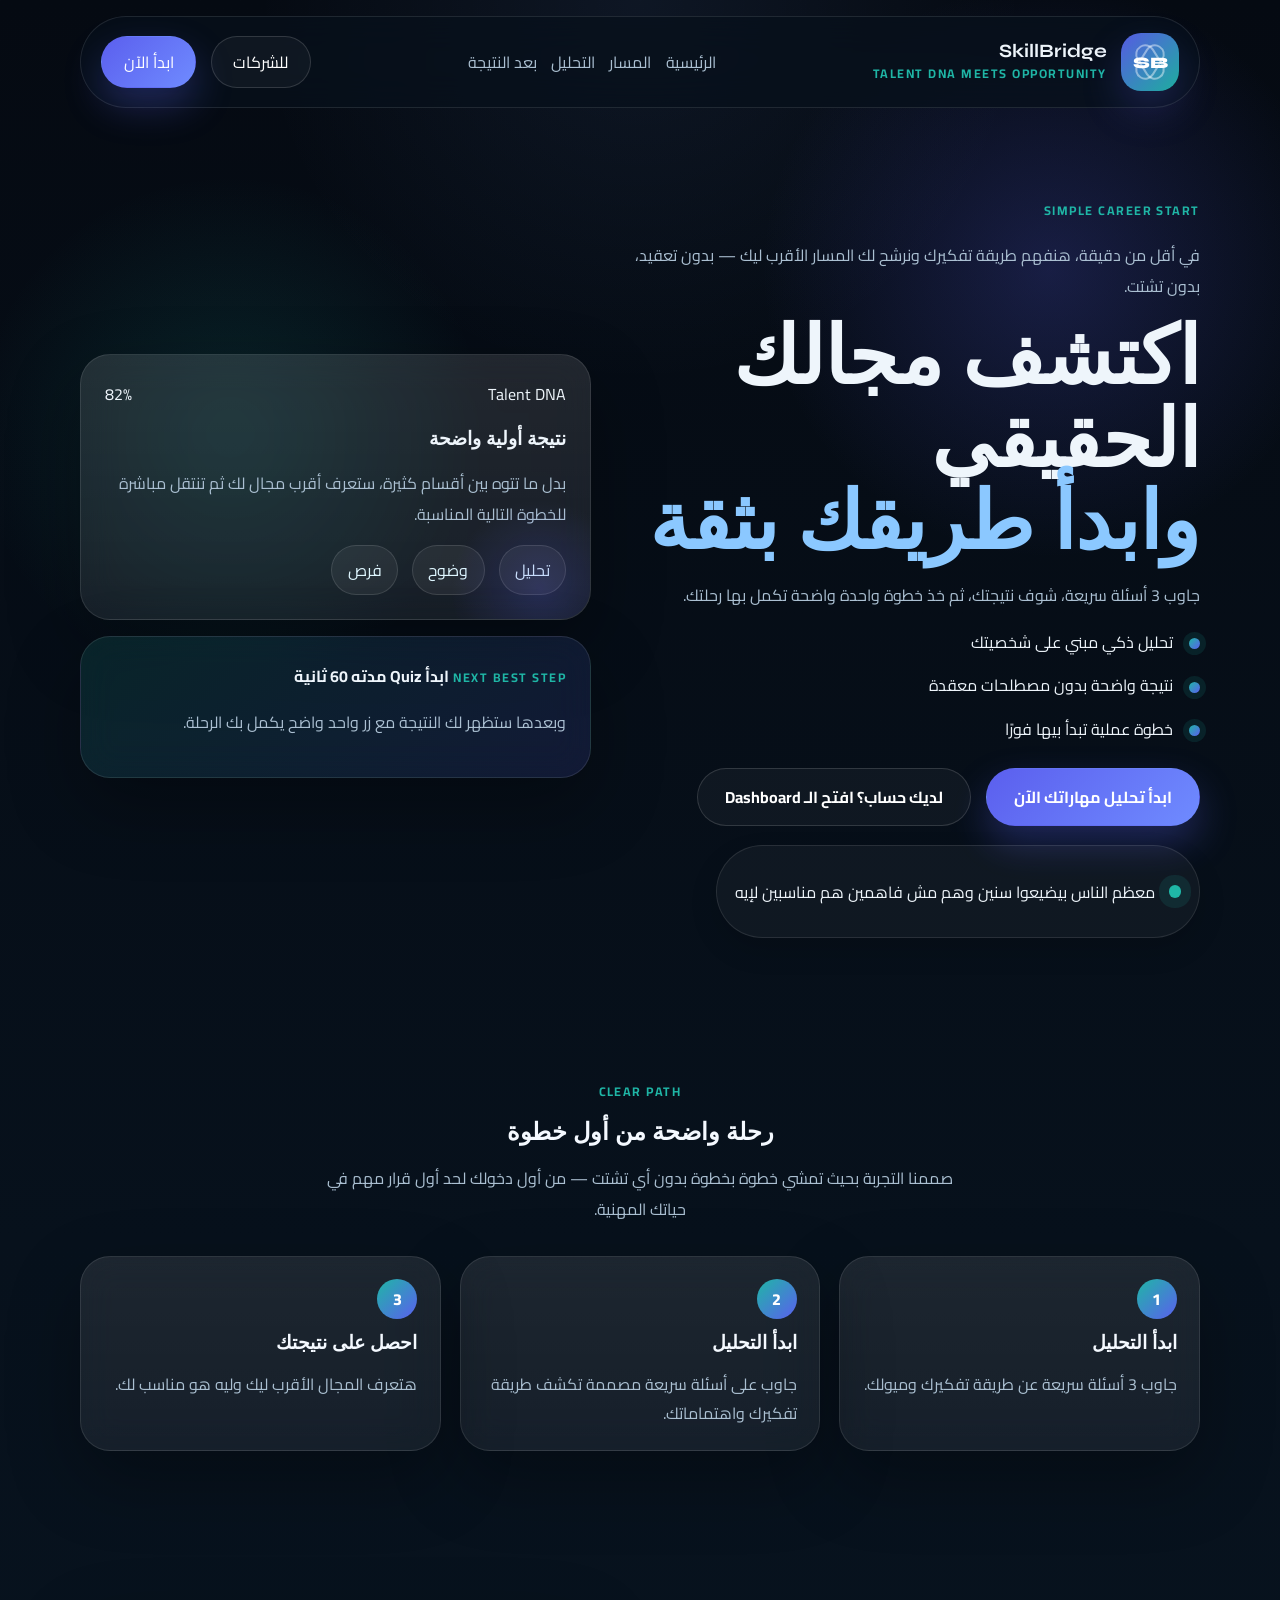
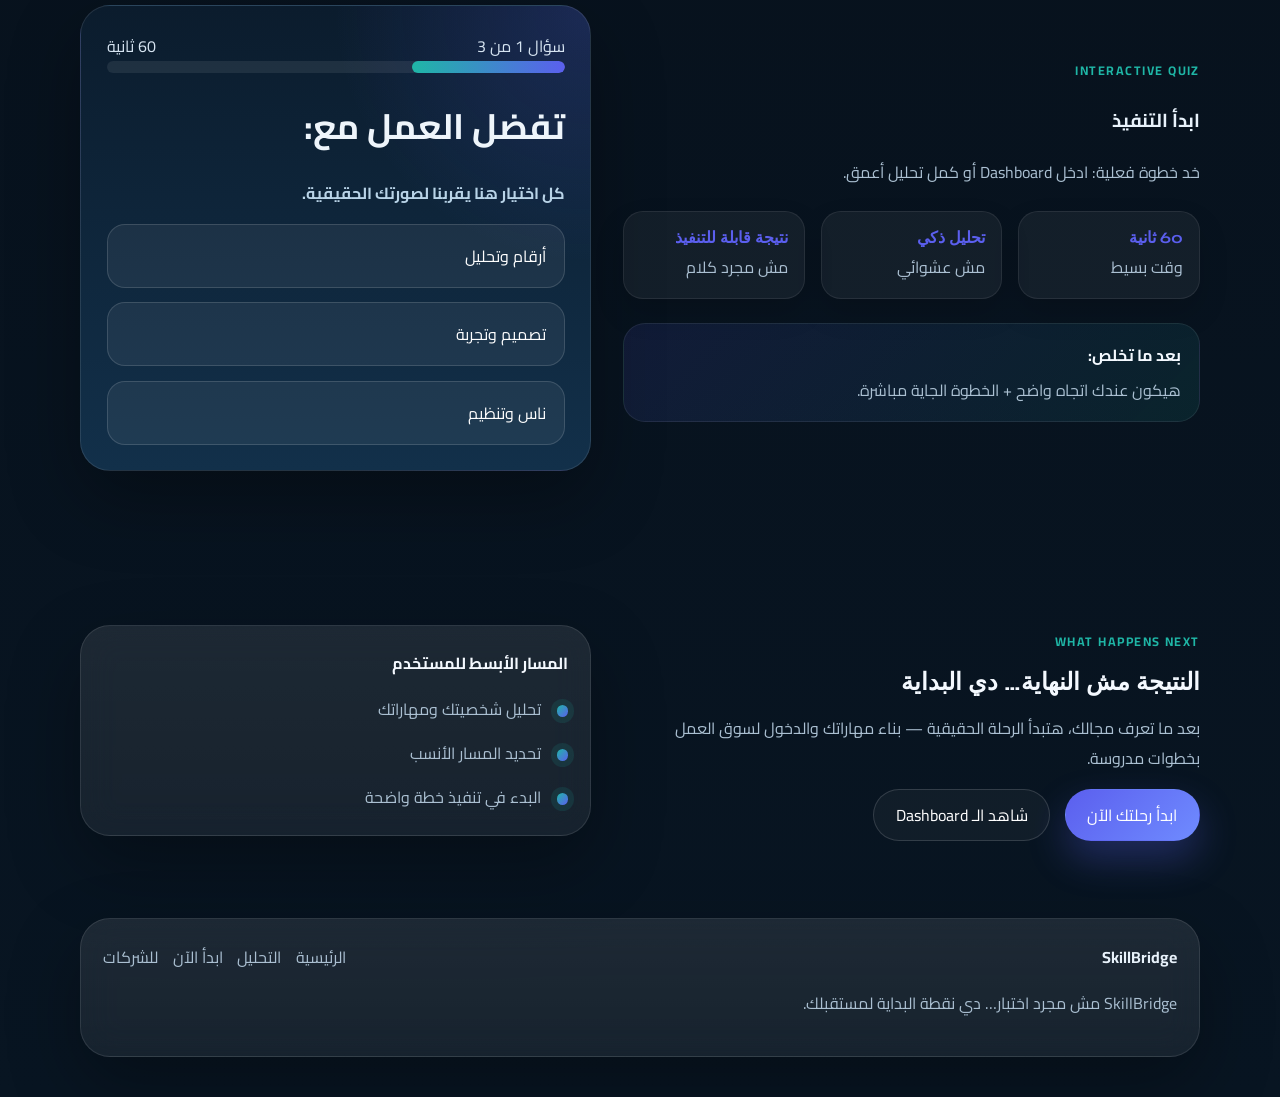
<file: index.html>
<!DOCTYPE html>
<html lang="ar" dir="rtl">
<head>
  <meta charset="UTF-8">
  <meta name="viewport" content="width=device-width, initial-scale=1.0">
  <meta name="description" content="SkillBridge منصة بسيطة تساعدك تكتشف مجالك وتبدأ بخطوة واضحة.">
  <title>SkillBridge | اكتشف مجالك الحقيقي</title>
  <link rel="preconnect" href="https://fonts.googleapis.com">
  <link rel="preconnect" href="https://fonts.gstatic.com" crossorigin>
  <link href="https://fonts.googleapis.com/css2?family=Cairo:wght@400;600;700;800;900&family=Syne:wght@700;800&display=swap" rel="stylesheet">
  <link rel="stylesheet" href="style.css">
</head>
<body>
  <div class="loading-screen" id="loadingScreen" aria-hidden="true">
    <div class="loading-panel">
      <div class="brand-mark brand-mark-lg">
        <span class="brand-mark-core">SB</span>
      </div>
      <p class="loading-label">SkillBridge AI</p>
      <h1 class="loading-message" id="loadingMessage">Analyzing your skills...</h1>
      <div class="loading-bar">
        <span id="loadingBar"></span>
      </div>
    </div>
  </div>

  <header class="site-header" id="siteHeader">
    <div class="container nav-shell">
      <a class="brand" href="#home" aria-label="SkillBridge">
        <div class="brand-mark">
          <span class="brand-mark-core">SB</span>
        </div>
        <div class="brand-copy">
          <strong>SkillBridge</strong>
          <small>Talent DNA Meets Opportunity</small>
        </div>
      </a>

      <button class="nav-toggle" id="navToggle" type="button" aria-label="فتح القائمة" aria-expanded="false">
        <span></span>
        <span></span>
        <span></span>
      </button>

      <nav class="nav-menu" id="navMenu">
        <a href="#home">الرئيسية</a>
        <a href="#path">المسار</a>
        <a href="#quiz">التحليل</a>
        <a href="#next-step">بعد النتيجة</a>
      </nav>

      <div class="nav-actions">
        <a class="btn btn-ghost" href="company-auth.html">للشركات</a>
        <a class="btn btn-primary" href="#quiz">ابدأ الآن</a>
      </div>
    </div>
  </header>

  <main>
    <section class="hero-section" id="home">
      <div class="container hero-grid">
        <div class="hero-copy reveal">
          <span class="eyebrow">Simple Career Start</span>
<p class="hero-subtext">
في أقل من دقيقة، هنفهم طريقة تفكيرك ونرشح لك المسار الأقرب ليك — بدون تعقيد، بدون تشتت.
</p>
<h1>اكتشف مجالك الحقيقي <span>وابدأ طريقك بثقة</span></h1>          <p class="hero-subtext">جاوب 3 أسئلة سريعة، شوف نتيجتك، ثم خذ خطوة واحدة واضحة تكمل بها رحلتك.</p>

  
            <ul class="hero-points">
  <li>تحليل ذكي مبني على شخصيتك</li>
  <li>نتيجة واضحة بدون مصطلحات معقدة</li>
  <li>خطوة عملية تبدأ بيها فورًا</li>
</ul>
          

          <div class="hero-actions">
            <a class="btn btn-primary btn-large" href="#quiz">ابدأ تحليل مهاراتك الآن</a>
            <a class="btn btn-ghost btn-large" href="student-dashboard.html">لديك حساب؟ افتح الـ Dashboard</a>
          </div>

          <div class="hero-dynamic">
            <span class="dynamic-dot"></span>
<p id="heroDynamicText">
معظم الناس بيضيعوا سنين وهم مش فاهمين هم مناسبين لإيه
</p>          </div>
        </div>

        <div class="hero-side reveal">
          <article class="hero-card main-card">
            <div class="hero-card-head">
              <span>Talent DNA</span>
              <span>82%</span>
            </div>
            <h3>نتيجة أولية واضحة</h3>
            <p>بدل ما تتوه بين أقسام كثيرة، ستعرف أقرب مجال لك ثم تنتقل مباشرة للخطوة التالية المناسبة.</p>
            <div class="mini-progress"><span style="width:82%"></span></div>
            <div class="chip-row">
              <span class="chip">تحليل</span>
              <span class="chip">وضوح</span>
              <span class="chip">فرص</span>
            </div>
          </article>

          <article class="hero-card side-note">
            <small>Next Best Step</small>
            <strong>ابدأ Quiz مدته 60 ثانية</strong>
            <p>وبعدها ستظهر لك النتيجة مع زر واحد واضح يكمل بك الرحلة.</p>
          </article>
        </div>
      </div>
    </section>

    <section class="simple-path-section" id="path">
      <div class="container">
        <div class="section-heading reveal compact-heading">
          <span class="eyebrow">Clear Path</span>
<h2>رحلة واضحة من أول خطوة</h2>
<p>
صممنا التجربة بحيث تمشي خطوة بخطوة بدون أي تشتت — من أول دخولك لحد أول قرار مهم في حياتك المهنية.
</p>
</div>

        <div class="path-grid">
          <article class="path-card reveal">
            <span class="path-number">1</span>
            <h3>ابدأ التحليل</h3>
            <p>جاوب 3 أسئلة سريعة عن طريقة تفكيرك وميولك.</p>
          </article>

          <article class="path-card reveal">
            <span class="path-number">2</span>
          <h3>ابدأ التحليل</h3>
<p>جاوب على أسئلة سريعة مصممة تكشف طريقة تفكيرك واهتماماتك.</p> 
          </article>

          <article class="path-card reveal">
            <span class="path-number">3</span>
          <h3>احصل على نتيجتك</h3>
<p>هتعرف المجال الأقرب ليك وليه هو مناسب لك.</p>
          </article>
        </div>
      </div>
    </section>

    <section class="quiz-section" id="quiz">
      <div class="container quiz-grid">
        <div class="section-copy reveal">
          <span class="eyebrow">Interactive Quiz</span>
         <h3>ابدأ التنفيذ</h3>
<p>خد خطوة فعلية: ادخل Dashboard أو كمل تحليل أعمق.</p>
        <div class="simple-benefits">
  <div>
    <strong>60 ثانية</strong>
    <span>وقت بسيط</span>
  </div>
  <div>
    <strong>تحليل ذكي</strong>
    <span>مش عشوائي</span>
  </div>
  <div>
    <strong>نتيجة قابلة للتنفيذ</strong>
    <span>مش مجرد كلام</span>
  </div>
</div>

          <div class="next-note">
  <strong>بعد ما تخلص:</strong>
  <span>هيكون عندك اتجاه واضح + الخطوة الجاية مباشرة.</span>
</div>
        </div>

        <div class="quiz-card reveal">
          <div class="quiz-meta">
            <span class="quiz-stage" id="quizStage">سؤال 1 من 3</span>
            <span class="quiz-time">60 ثانية</span>
          </div>
          <div class="quiz-progress">
            <span id="quizProgress"></span>
          </div>
          <h3 id="quizQuestion">تفضل العمل مع:</h3>
          <p class="quiz-feedback" id="quizFeedback">كل اختيار هنا يقربنا لصورتك الحقيقية.</p>
          <div class="quiz-options" id="quizOptions"></div>
          <div class="quiz-result hidden" id="quizResult"></div>
        </div>
      </div>
    </section>

    <section class="next-step-section" id="next-step">
      <div class="container next-step-grid">
        <div class="section-copy reveal">
          <span class="eyebrow">What Happens Next</span>
<h2>النتيجة مش النهاية… دي البداية</h2>
<p>
بعد ما تعرف مجالك، هتبدأ الرحلة الحقيقية — بناء مهاراتك والدخول لسوق العمل بخطوات مدروسة.
</p>
          <div class="next-actions">
            <a class="btn btn-primary" href="student-auth.html">ابدأ رحلتك الآن</a>
            <a class="btn btn-ghost" href="student-dashboard.html">شاهد الـ Dashboard</a>
          </div>
        </div>

        <div class="next-step-card reveal">
          <strong>المسار الأبسط للمستخدم</strong>
         <ul class="next-step-list">
  <li>تحليل شخصيتك ومهاراتك</li>
  <li>تحديد المسار الأنسب</li>
  <li>البدء في تنفيذ خطة واضحة</li>
</ul>
        </div>
      </div>
    </section>
  </main>

  <section class="result-overlay hidden" id="resultOverlay" aria-hidden="true">
    <div class="result-backdrop" id="resultBackdrop"></div>
    <div class="result-fullscreen" id="resultFullscreen">
      <button class="result-close" id="resultClose" type="button" aria-label="إغلاق">×</button>
      <div class="result-hero">
        <span class="eyebrow">Your Talent Reveal</span>
        <p class="result-kicker">نتيجتك</p>
<h2 id="resultTitle">مجالك الأقرب: Data Analysis بنسبة 82%</h2>
<p class="result-ai-copy">
بناءً على اختياراتك، أنت تميل للتفكير التحليلي واتخاذ قرارات مبنية على بيانات. ده بيخليك مناسب لمجالات زي تحليل البيانات وحل المشكلات.
</p>
</div>

      <div class="result-summary-grid">
        <article class="result-panel-card">
          <strong>نقاط قوتك</strong>
          <ul id="resultStrengths" class="result-list"></ul>
        </article>
        <article class="result-panel-card">
          <strong>المجالات المناسبة</strong>
          <ul id="resultPaths" class="result-list"></ul>
        </article>
        <article class="result-panel-card">
          <strong>أول خطوة ليك</strong>
<p id="resultNextStep">
ابدأ بتعلم أساسيات تحليل البيانات، ثم طبق على مشاريع بسيطة — ده هيكون أول طريقك الحقيقي.
</p>
        </article>
      </div>

      <div class="insight-grid">
        <article class="insight-card">
          <strong>Talent DNA</strong>
          <div class="dna-bars" id="dnaBars"></div>
        </article>
        <article class="insight-card">
          <strong>لماذا هذه النتيجة؟</strong>
          <ul class="result-list" id="resultHooks"></ul>
        </article>
      </div>

      <div class="unlock-strip">
      <strong id="resultProgressText">
أنت بدأت أول خطوة في رحلتك المهنية
</strong>
<span>
كمل دلوقتي وابدأ في بناء مستقبلك خطوة بخطوة.
</span> 
      </div>

      <div class="result-actions">
        <a class="btn btn-primary btn-large" href="student-auth.html">ابدأ رحلتك الآن</a>
        <a class="btn btn-ghost btn-large" href="student-dashboard.html">شاهد الـ Dashboard</a>
      </div>
    </div>
  </section>

  <footer class="site-footer">
    <div class="container footer-shell">
      <div>
        <strong>SkillBridge</strong>
<p>
SkillBridge مش مجرد اختبار… دي نقطة البداية لمستقبلك.
</p>
      </div>

      <div class="footer-links">
        <a href="#home">الرئيسية</a>
        <a href="#quiz">التحليل</a>
        <a href="student-auth.html">ابدأ الآن</a>
        <a href="company-auth.html">للشركات</a>
      </div>
    </div>
  </footer>

  <script src="main.js"></script>
</body>
</html>
</file>
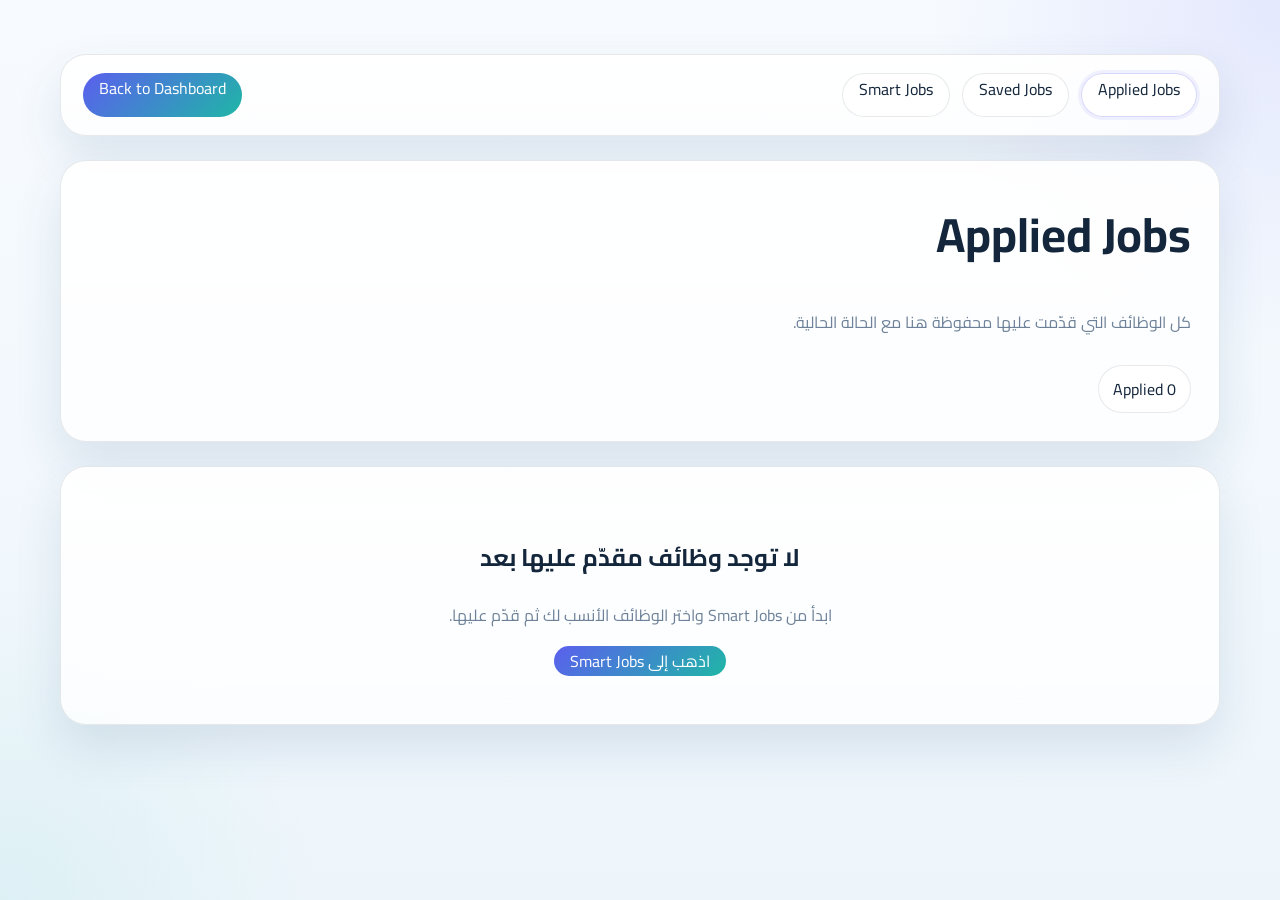
<file: applied-jobs.html>
<!DOCTYPE html>
<html lang="ar" dir="rtl">
<head>
  <meta charset="UTF-8">
  <meta name="viewport" content="width=device-width, initial-scale=1.0">
  <title>Skill Bridge | Applied Jobs</title>
  <link rel="preconnect" href="https://fonts.googleapis.com">
  <link rel="preconnect" href="https://fonts.gstatic.com" crossorigin>
  <link href="https://fonts.googleapis.com/css2?family=Cairo:wght@400;600;700;800&display=swap" rel="stylesheet">
  <link rel="stylesheet" href="jobs-library.css">
</head>
<body data-library-page="applied">
  <main class="library-shell">
    <section class="library-topbar">
      <div class="library-links">
        <a class="nav-pill active" href="applied-jobs.html">Applied Jobs</a>
        <a class="nav-pill" href="saved-jobs.html">Saved Jobs</a>
        <a class="nav-pill" href="smart-jobs.html">Smart Jobs</a>
      </div>
      <a class="primary-btn" href="student-dashboard.html">Back to Dashboard</a>
    </section>

    <section class="library-hero">
      <h1 id="libraryTitle">Applied Jobs</h1>
      <p id="libraryCopy"></p>
      <div class="hero-actions">
        <span class="match-pill" id="libraryCount">0 Applied</span>
      </div>
    </section>

    <section class="library-grid" id="libraryGrid"></section>
    <section class="empty-state hidden" id="libraryEmpty">
      <h2>لا توجد وظائف مقدّم عليها بعد</h2>
      <p>ابدأ من Smart Jobs واختر الوظائف الأنسب لك ثم قدّم عليها.</p>
      <a class="primary-btn" href="smart-jobs.html">اذهب إلى Smart Jobs</a>
    </section>
  </main>

  <script src="jobs-library.js"></script>
</body>
</html>
</file>
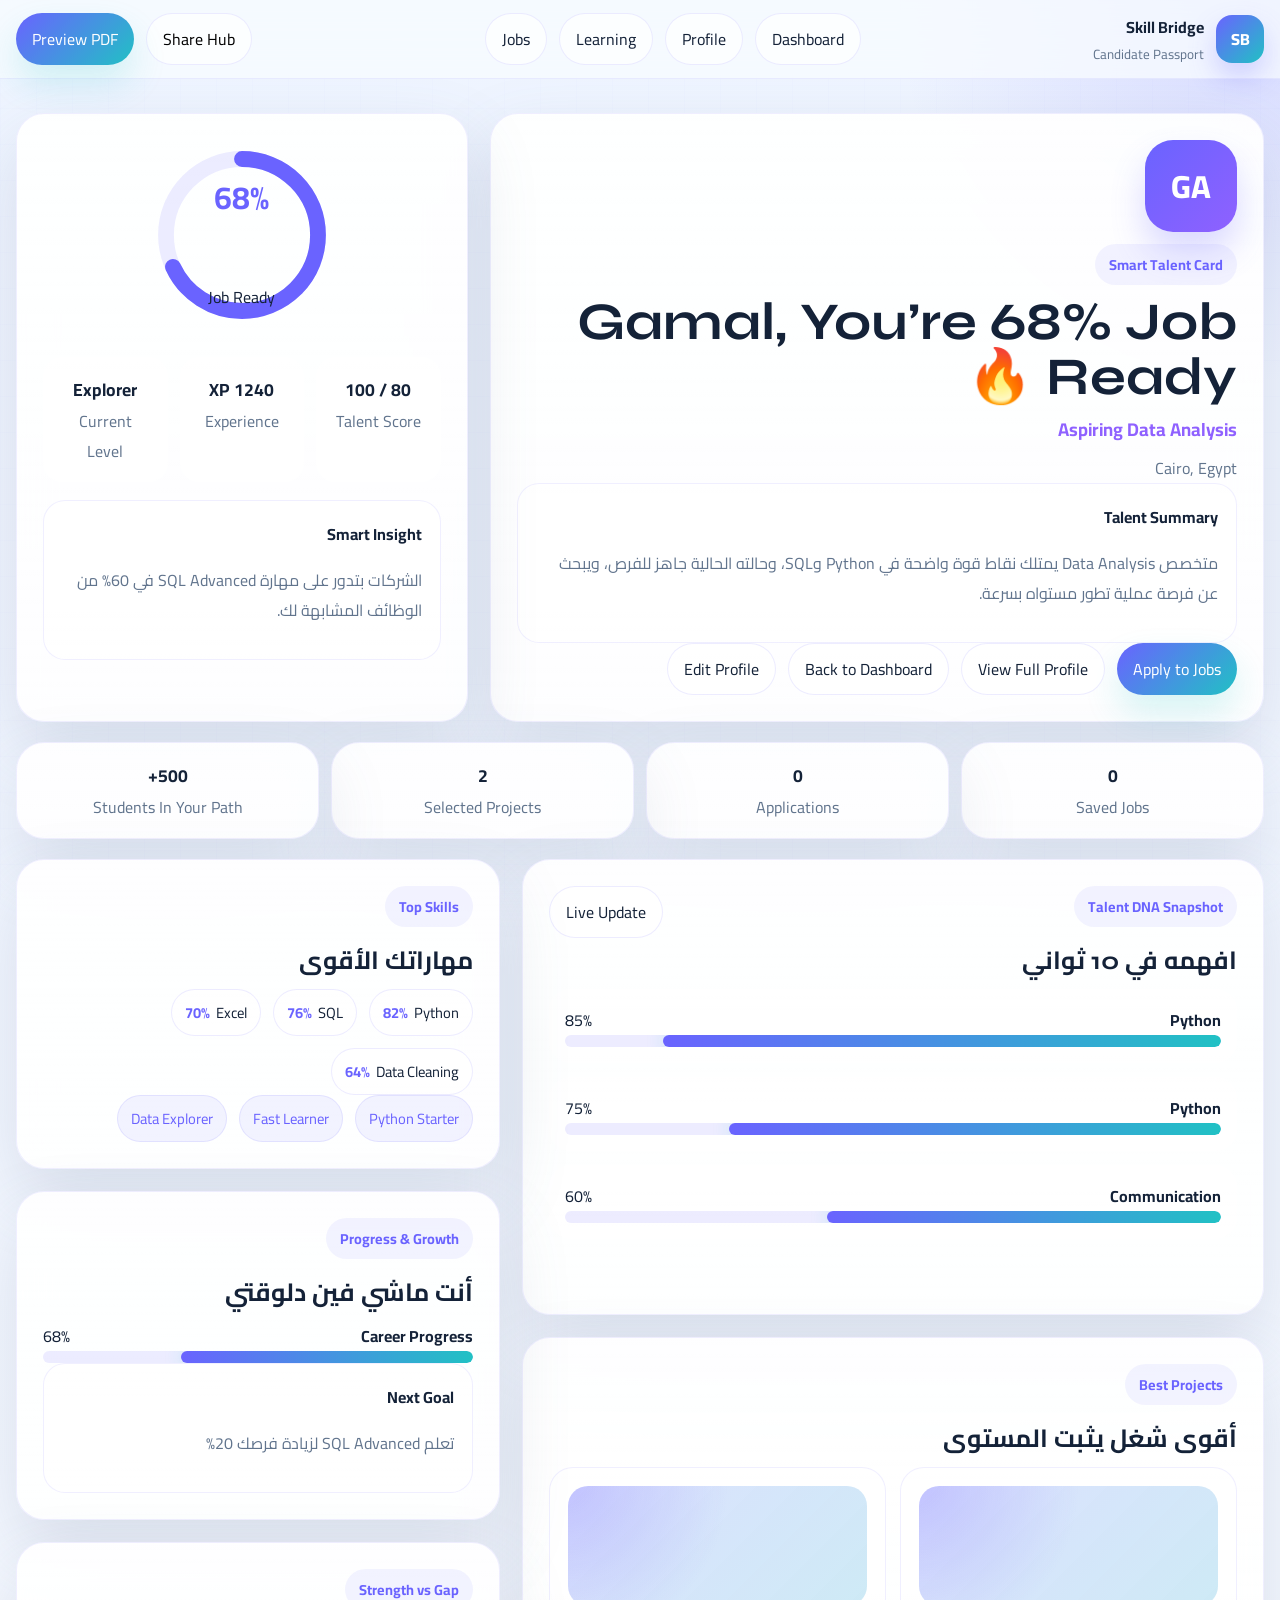
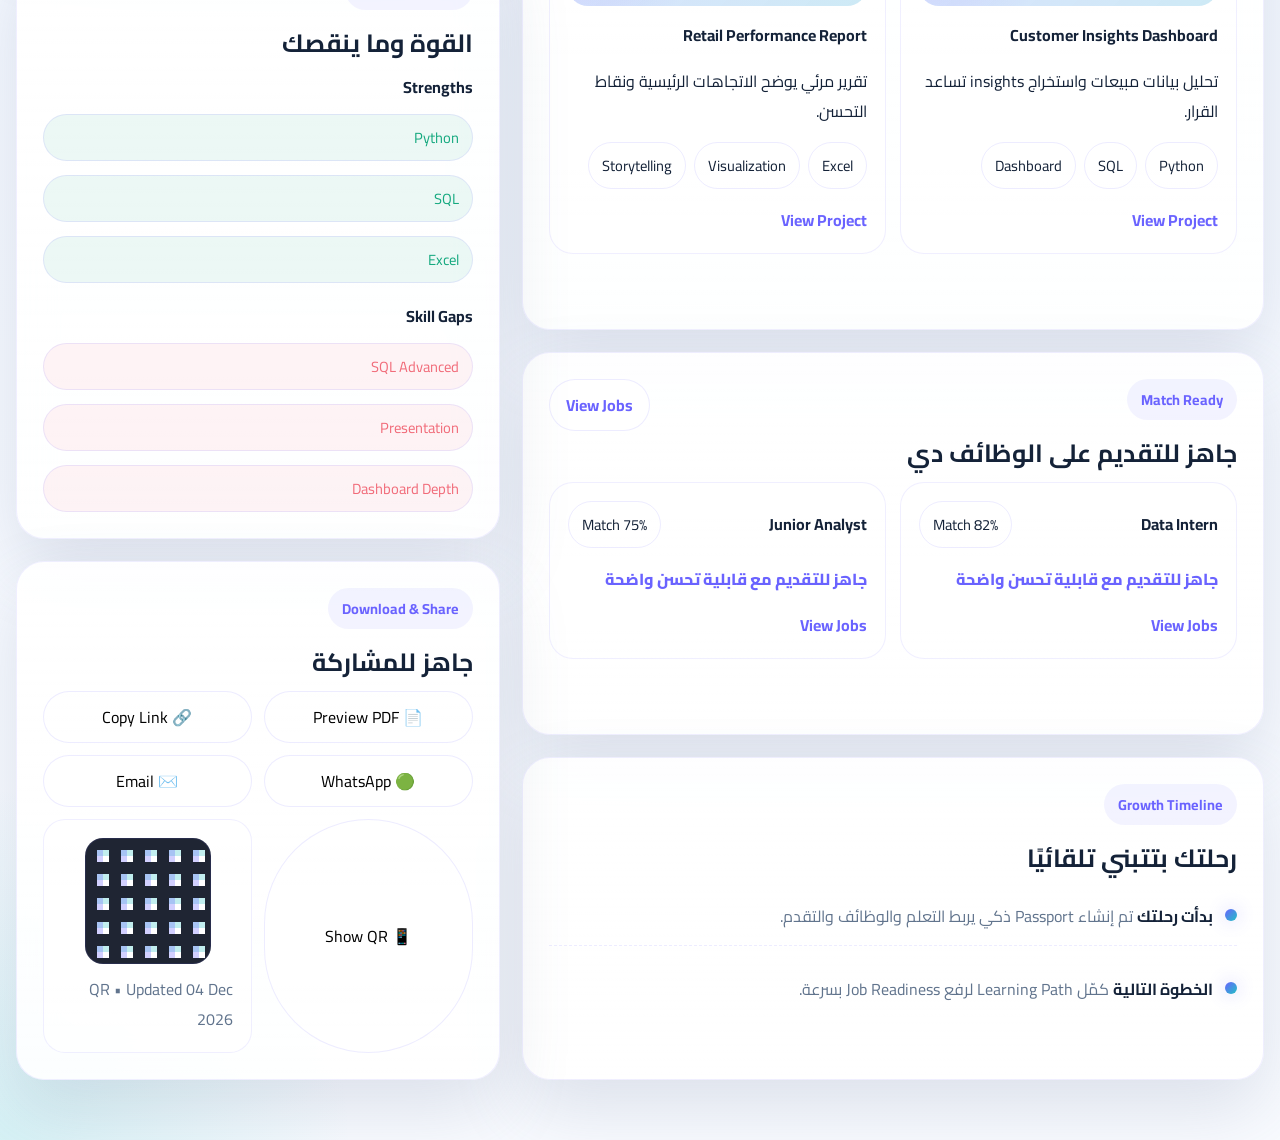
<file: candidate-passport.html>
<!DOCTYPE html>
<html lang="ar" dir="rtl">
<head>
  <meta charset="UTF-8">
  <meta name="viewport" content="width=device-width, initial-scale=1.0">
  <title>Skill Bridge | Candidate Passport</title>
  <link rel="preconnect" href="https://fonts.googleapis.com">
  <link rel="preconnect" href="https://fonts.gstatic.com" crossorigin>
  <link href="https://fonts.googleapis.com/css2?family=Cairo:wght@400;600;700;800;900&family=Syne:wght@600;700;800&display=swap" rel="stylesheet">
  <link rel="stylesheet" href="candidate-passport.css">
</head>
<body>
  <header class="passport-topbar" id="passportTopbar">
    <div class="topbar-shell">
      <a class="passport-brand" href="index.html">
        <span class="brand-mark">SB</span>
        <span class="brand-copy">
          <strong>Skill Bridge</strong>
          <small>Candidate Passport</small>
        </span>
      </a>

      <button class="menu-toggle" data-menu-toggle type="button" aria-label="فتح القائمة">☰</button>

      <nav class="topbar-links">
        <a href="student-dashboard.html">Dashboard</a>
        <a href="talent-dna.html">Profile</a>
        <a href="learning-path.html">Learning</a>
        <a href="smart-jobs.html">Jobs</a>
      </nav>

      <div class="topbar-actions">
        <button class="ghost-link" type="button" id="shareProfileBtn">Share Hub</button>
        <button class="primary-link" type="button" id="downloadPassportBtn">Preview PDF</button>
      </div>
    </div>
  </header>

  <main class="passport-page">
    <section class="hero-grid">
      <article class="hero-card reveal">
        <div class="hero-head">
          <div class="hero-avatar" id="passportAvatar">GA</div>
          <div class="hero-copy">
            <span class="eyebrow">Smart Talent Card</span>
            <h1 id="heroGreeting">Gamal, You’re 78% Job Ready 🔥</h1>
            <p class="hero-role" id="heroRole">Aspiring Data Analyst</p>
            <p class="hero-location" id="heroLocation">Cairo, Egypt</p>
          </div>
        </div>

        <div class="summary-box">
          <strong>Talent Summary</strong>
          <p id="talentSummary">محلل بيانات مبتدئ يمتلك مهارات قوية في التفكير التحليلي وPython، ويبحث عن فرصة تدريب لتطوير مهاراته العملية.</p>
        </div>

        <div class="hero-actions">
          <a class="primary-link action-btn" href="smart-jobs.html">Apply to Jobs</a>
          <a class="ghost-link action-btn" href="talent-dna.html">View Full Profile</a>
          <a class="ghost-link action-btn" href="student-dashboard.html">Back to Dashboard</a>
          <a class="ghost-link action-btn" href="talent-dna.html">Edit Profile</a>
        </div>
      </article>

      <aside class="readiness-card reveal">
        <div class="readiness-ring">
          <svg viewBox="0 0 120 120">
            <circle class="ring-bg" cx="60" cy="60" r="48"></circle>
            <circle class="ring-value" id="readinessRing" cx="60" cy="60" r="48"></circle>
          </svg>
          <div class="ring-copy">
            <strong id="jobReadyPercent">78%</strong>
            <span>Job Ready</span>
          </div>
        </div>

        <div class="mini-stats">
          <div class="mini-stat">
            <strong id="talentScore">82 / 100</strong>
            <span>Talent Score</span>
          </div>
          <div class="mini-stat">
            <strong id="xpValue">1240 XP</strong>
            <span>Experience</span>
          </div>
          <div class="mini-stat">
            <strong id="levelValue">Explorer</strong>
            <span>Current Level</span>
          </div>
        </div>

        <div class="insight-box">
          <strong>Smart Insight</strong>
          <p id="smartInsight">الشركات بتدور على مهارة SQL في 60% من الوظائف المشابهة لك.</p>
        </div>
      </aside>
    </section>

    <section class="stats-strip reveal">
      <article class="stat-chip">
        <strong id="savedJobsCount">0</strong>
        <span>Saved Jobs</span>
      </article>
      <article class="stat-chip">
        <strong id="applicationsCount">0</strong>
        <span>Applications</span>
      </article>
      <article class="stat-chip">
        <strong id="projectsCount">0</strong>
        <span>Selected Projects</span>
      </article>
      <article class="stat-chip">
        <strong id="communityCount">500+</strong>
        <span>Students In Your Path</span>
      </article>
    </section>

    <section class="passport-layout">
      <section class="main-column">
        <article class="panel-card reveal">
          <div class="section-head">
            <div>
              <span class="eyebrow">Talent DNA Snapshot</span>
              <h2>افهمه في 10 ثواني</h2>
            </div>
            <span class="panel-pill">Live Update</span>
          </div>
          <div class="dna-grid" id="dnaBars"></div>
        </article>

        <article class="panel-card reveal">
          <div class="section-head">
            <div>
              <span class="eyebrow">Best Projects</span>
              <h2>أقوى شغل يثبت المستوى</h2>
            </div>
          </div>
          <div class="projects-grid" id="bestProjects"></div>
        </article>

        <article class="panel-card reveal">
          <div class="section-head">
            <div>
              <span class="eyebrow">Match Ready</span>
              <h2>جاهز للتقديم على الوظائف دي</h2>
            </div>
            <a class="ghost-link tiny-link" href="smart-jobs.html">View Jobs</a>
          </div>
          <div class="match-grid" id="matchReadyJobs"></div>
        </article>

        <article class="panel-card reveal">
          <div class="section-head">
            <div>
              <span class="eyebrow">Growth Timeline</span>
              <h2>رحلتك بتتبني تلقائيًا</h2>
            </div>
          </div>
          <div class="timeline-list" id="growthTimeline"></div>
        </article>
      </section>

      <aside class="side-column">
        <article class="panel-card reveal">
          <div class="section-head">
            <div>
              <span class="eyebrow">Top Skills</span>
              <h2>مهاراتك الأقوى</h2>
            </div>
          </div>
          <div class="skills-cloud" id="topSkills"></div>
          <div class="badge-list" id="badgeList"></div>
        </article>

        <article class="panel-card reveal">
          <div class="section-head">
            <div>
              <span class="eyebrow">Progress & Growth</span>
              <h2>أنت ماشي فين دلوقتي</h2>
            </div>
          </div>
          <div class="progress-block">
            <div class="progress-labels">
              <strong>Career Progress</strong>
              <span id="careerProgressLabel">78%</span>
            </div>
            <div class="progress-bar">
              <span id="careerProgressBar"></span>
            </div>
          </div>
          <div class="goal-card">
            <strong>Next Goal</strong>
            <p id="nextGoalText">تعلم SQL لزيادة فرصك 20%</p>
          </div>
        </article>

        <article class="panel-card reveal">
          <div class="section-head">
            <div>
              <span class="eyebrow">Strength vs Gap</span>
              <h2>القوة وما ينقصك</h2>
            </div>
          </div>
          <div class="duo-list">
            <div>
              <strong>Strengths</strong>
              <div class="stack-list" id="strengthList"></div>
            </div>
            <div>
              <strong>Skill Gaps</strong>
              <div class="stack-list stack-list-gaps" id="gapList"></div>
            </div>
          </div>
        </article>

        <article class="panel-card reveal recruiter-mode" id="recruiterPanel">
          <div class="section-head">
            <div>
              <span class="eyebrow">Recruiter View</span>
              <h2>قرار التوظيف السريع</h2>
            </div>
          </div>
          <p id="recruiterCopy">المرشح مناسب للمقابلة المبدئية ويظهر توافقًا واضحًا مع أدوار Data Intern.</p>
          <div class="hero-actions">
            <button class="primary-link action-btn" type="button" id="inviteInterviewBtn">Invite to Interview</button>
            <button class="ghost-link action-btn" type="button" id="contactCandidateBtn">Contact Candidate</button>
          </div>
        </article>

        <article class="panel-card reveal">
          <div class="section-head">
            <div>
              <span class="eyebrow">Download & Share</span>
              <h2>جاهز للمشاركة</h2>
            </div>
          </div>
          <div class="share-grid">
            <button class="share-action" type="button" id="downloadCvBtn">📄 Preview PDF</button>
            <button class="share-action" type="button" id="copyProfileBtn">🔗 Copy Link</button>
            <button class="share-action" type="button" id="whatsAppShareBtn">🟢 WhatsApp</button>
            <button class="share-action" type="button" id="emailShareBtn">✉️ Email</button>
            <button class="share-action" type="button" id="qrPreviewBtn">📱 Show QR</button>
            <div class="qr-card">
              <div class="qr-box" id="qrBox"></div>
              <span id="qrLabel">QR Code</span>
            </div>
          </div>
        </article>
      </aside>
    </section>
  </main>

  <section class="share-modal hidden" id="passportShareModal" aria-hidden="true">
    <div class="share-backdrop" data-close-share></div>
    <div class="share-modal-card">
      <button class="share-close" type="button" data-close-share>×</button>
      <div class="section-head">
        <div>
          <span class="eyebrow">One-Click Share</span>
          <h2>Candidate Passport Share Hub</h2>
        </div>
      </div>
      <div class="share-hub-grid">
        <button class="share-action" type="button" id="hubWhatsAppBtn">WhatsApp</button>
        <button class="share-action" type="button" id="hubEmailBtn">Email</button>
        <button class="share-action" type="button" id="hubCopyBtn">Copy Link</button>
        <button class="share-action" type="button" id="hubPreviewPdfBtn">Preview PDF</button>
      </div>
      <div class="share-preview-card">
        <strong>Dynamic QR</strong>
        <div class="qr-box qr-box-large" id="qrPreviewBox"></div>
        <span id="shareHubMeta">Updated with your latest skills and badges.</span>
      </div>
    </div>
  </section>

  <section class="share-modal hidden" id="passportPdfModal" aria-hidden="true">
    <div class="share-backdrop" data-close-pdf></div>
    <div class="share-modal-card pdf-modal-card">
      <button class="share-close" type="button" data-close-pdf>×</button>
      <div class="section-head">
        <div>
          <span class="eyebrow">PDF Preview</span>
          <h2>Talent Passport Preview</h2>
        </div>
      </div>
      <div class="pdf-preview" id="passportPdfPreview"></div>
      <div class="hero-actions">
        <button class="primary-link action-btn" type="button" id="confirmPrintBtn">Download PDF</button>
        <button class="ghost-link action-btn" type="button" data-close-pdf>Close</button>
      </div>
    </div>
  </section>

  <div class="toast" id="passportToast"></div>

  <script src="candidate-passport.js"></script>
</body>
</html>
</file>
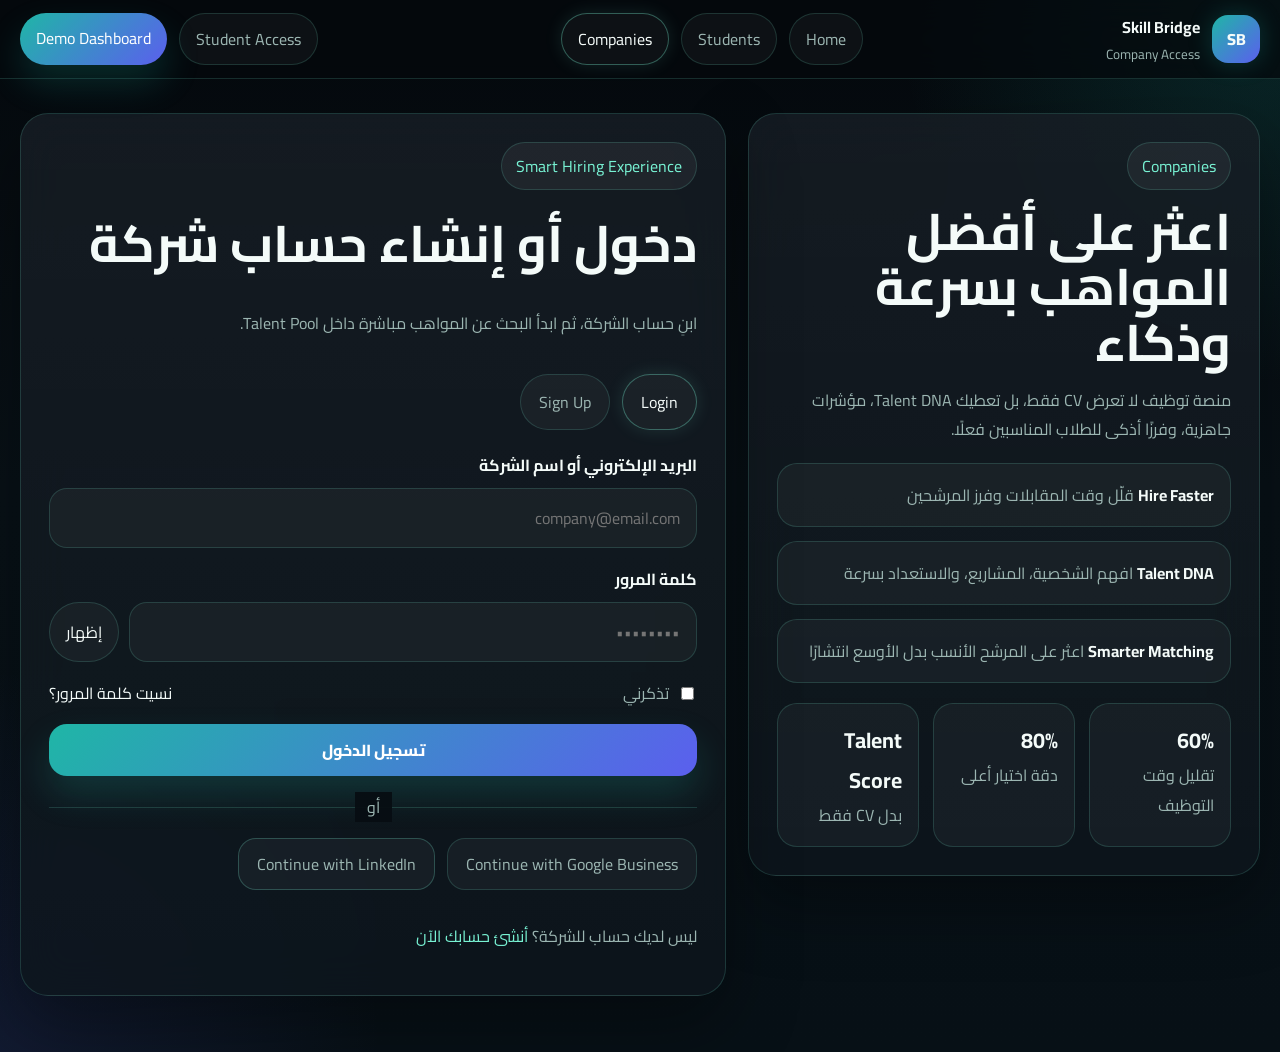
<file: company-auth.html>
<!DOCTYPE html>
<html lang="ar" dir="rtl">
<head>
  <meta charset="UTF-8">
  <meta name="viewport" content="width=device-width, initial-scale=1.0">
  <title>Skill Bridge | Company Login & Sign Up</title>
  <link rel="preconnect" href="https://fonts.googleapis.com">
  <link rel="preconnect" href="https://fonts.gstatic.com" crossorigin>
  <link href="https://fonts.googleapis.com/css2?family=Cairo:wght@400;600;700;800;900&family=Cormorant+Garamond:wght@600;700&display=swap" rel="stylesheet">
  <link rel="stylesheet" href="company-auth.css">
</head>
<body>
  <header class="auth-topbar" id="companyAuthTopbar">
    <div class="topbar-shell">
      <a class="brand" href="index.html">
        <span class="brand-mark">SB</span>
        <span class="brand-copy">
          <strong>Skill Bridge</strong>
          <small>Company Access</small>
        </span>
      </a>

      <button class="menu-toggle" type="button" data-menu-toggle aria-label="فتح القائمة">☰</button>

      <nav class="topbar-links">
        <a href="index.html">Home</a>
        <a href="student-auth.html">Students</a>
        <a class="active" href="company-auth.html">Companies</a>
      </nav>

      <div class="topbar-actions">
        <a class="ghost-link" href="student-auth.html">Student Access</a>
        <a class="primary-link" href="company-dashboard.html">Demo Dashboard</a>
      </div>
    </div>
  </header>

  <main class="auth-page">
    <section class="auth-shell">
      <aside class="auth-visual reveal">
        <div class="visual-badge">Companies</div>
        <h1>اعثر على أفضل المواهب بسرعة وذكاء</h1>
        <p>منصة توظيف لا تعرض CV فقط، بل تعطيك Talent DNA، مؤشرات جاهزية، وفرزًا أذكى للطلاب المناسبين فعلًا.</p>

        <div class="benefit-list">
          <article>
            <strong>Hire Faster</strong>
            <span>قلّل وقت المقابلات وفرز المرشحين</span>
          </article>
          <article>
            <strong>Talent DNA</strong>
            <span>افهم الشخصية، المشاريع، والاستعداد بسرعة</span>
          </article>
          <article>
            <strong>Smarter Matching</strong>
            <span>اعثر على المرشح الأنسب بدل الأوسع انتشارًا</span>
          </article>
        </div>

        <div class="metric-grid">
          <div><strong>60%</strong><span>تقليل وقت التوظيف</span></div>
          <div><strong>80%</strong><span>دقة اختيار أعلى</span></div>
          <div><strong>Talent Score</strong><span>بدل CV فقط</span></div>
        </div>
      </aside>

      <section class="auth-card reveal" data-company-auth>
        <div class="card-head">
          <span class="section-pill">Smart Hiring Experience</span>
          <h2>دخول أو إنشاء حساب شركة</h2>
          <p>ابنِ حساب الشركة، ثم ابدأ البحث عن المواهب مباشرة داخل Talent Pool.</p>
        </div>

        <div class="auth-switch">
          <button class="switch-btn active" type="button" data-auth-view="login">Login</button>
          <button class="switch-btn" type="button" data-auth-view="signup">Sign Up</button>
        </div>

        <div class="auth-view active" data-auth-panel="login">
          <form class="auth-form" novalidate>
            <div class="field">
              <label for="companyLoginEmail">البريد الإلكتروني أو اسم الشركة</label>
              <input id="companyLoginEmail" type="text" placeholder="company@email.com">
            </div>

            <div class="field">
              <label for="companyLoginPassword">كلمة المرور</label>
              <div class="password-field">
                <input id="companyLoginPassword" type="password" placeholder="••••••••">
                <button class="toggle-pass" type="button" data-toggle-password="#companyLoginPassword">إظهار</button>
              </div>
            </div>

            <div class="row-inline">
              <label class="remember"><input type="checkbox"> تذكرني</label>
              <a href="#">نسيت كلمة المرور؟</a>
            </div>

            <button class="submit-btn" type="button" data-toast="تم تسجيل دخول الشركة تجريبيًا">تسجيل الدخول</button>

            <div class="divider"><span>أو</span></div>

            <div class="social-row">
              <button class="social-btn" type="button">Continue with Google Business</button>
              <button class="social-btn linkedin" type="button">Continue with LinkedIn</button>
            </div>

            <p class="auth-note">ليس لديك حساب للشركة؟ <button class="text-btn" type="button" data-auth-view="signup">أنشئ حسابك الآن</button></p>
          </form>
        </div>

        <div class="auth-view" data-auth-panel="signup">
          <div class="signup-progress">
            <div class="progress-head">
              <strong>Company Setup Progress</strong>
              <span data-progress-label>Step 1 / 4</span>
            </div>
            <div class="progress-track"><span data-progress-bar style="width:25%"></span></div>
            <p data-progress-copy>ابدأ من هوية الشركة ثم نصل إلى المرشح المثالي.</p>
          </div>

          <form class="signup-form" novalidate>
            <section class="signup-step active" data-step="1">
              <div class="step-head">
                <h3>المعلومات الأساسية</h3>
                <span class="mini-pill">Step 1</span>
              </div>
              <div class="grid two">
                <div class="field">
                  <label for="companyName">اسم الشركة بالكامل</label>
                  <input id="companyName" type="text" placeholder="TechNova">
                </div>
                <div class="field">
                  <label for="companyEmail">البريد الإلكتروني</label>
                  <input id="companyEmail" type="email" placeholder="team@company.com">
                </div>
                <div class="field">
                  <label for="companyPassword">كلمة المرور</label>
                  <div class="password-field">
                    <input id="companyPassword" type="password" placeholder="8 أحرف على الأقل">
                    <button class="toggle-pass" type="button" data-toggle-password="#companyPassword">إظهار</button>
                  </div>
                </div>
                <div class="field">
                  <label for="companyPhone">رقم الهاتف / التواصل الأساسي</label>
                  <input id="companyPhone" type="text" placeholder="+20 ...">
                </div>
              </div>
            </section>

            <section class="signup-step" data-step="2">
              <div class="step-head">
                <h3>معلومات الشركة والصناعة</h3>
                <span class="mini-pill">Step 2</span>
              </div>
              <div class="grid two">
                <div class="field">
                  <label for="companyIndustry">نوع الشركة / الصناعة</label>
                  <select id="companyIndustry">
                    <option value="">اختر الصناعة</option>
                    <option>Technology</option>
                    <option>Finance</option>
                    <option>Education</option>
                  </select>
                </div>
                <div class="field">
                  <label for="companySize">حجم الشركة</label>
                  <select id="companySize">
                    <option value="">اختر الحجم</option>
                    <option>Small</option>
                    <option>Medium</option>
                    <option>Large</option>
                  </select>
                </div>
                <div class="field">
                  <label for="companyLocation">الموقع</label>
                  <select id="companyLocation">
                    <option value="">اختر الموقع</option>
                    <option>Remote</option>
                    <option>Cairo</option>
                    <option>Alexandria</option>
                  </select>
                </div>
                <div class="field">
                  <label for="companyOpportunity">نوع الفرص</label>
                  <select id="companyOpportunity">
                    <option value="">اختر الفرص</option>
                    <option>Internship</option>
                    <option>Full-time</option>
                    <option>Part-time</option>
                  </select>
                </div>
              </div>
            </section>

            <section class="signup-step" data-step="3">
              <div class="step-head">
                <h3>إعداد بروفايل الشركة</h3>
                <span class="mini-pill">Step 3</span>
              </div>
              <div class="grid two">
                <div class="field">
                  <label for="companyLogo">شعار الشركة</label>
                  <input id="companyLogo" type="text" placeholder="رابط الشعار أو اسم الملف">
                </div>
                <div class="field">
                  <label for="companyContactPreference">تفضيلات التواصل</label>
                  <select id="companyContactPreference">
                    <option value="">اختر التفضيل</option>
                    <option>Email</option>
                    <option>Platform Message</option>
                  </select>
                </div>
                <div class="field wide">
                  <label for="companyAbout">وصف قصير للشركة</label>
                  <textarea id="companyAbout" placeholder="Mission, vision, culture, hiring tone"></textarea>
                </div>
              </div>
            </section>

            <section class="signup-step" data-step="4">
              <div class="step-head">
                <h3>المرشح المثالي</h3>
                <span class="mini-pill">Step 4</span>
              </div>
              <div class="grid two">
                <div class="field">
                  <label for="idealEducation">المستوى التعليمي المطلوب</label>
                  <select id="idealEducation">
                    <option value="">اختر المستوى</option>
                    <option>High School</option>
                    <option>Bachelor</option>
                    <option>Master</option>
                  </select>
                </div>
                <div class="field">
                  <label for="idealTrack">التخصصات المستهدفة</label>
                  <input id="idealTrack" type="text" placeholder="Data, Software, Design">
                </div>
                <div class="field wide">
                  <label for="idealSkills">المهارات المطلوبة</label>
                  <textarea id="idealSkills" placeholder="SQL, Python, Communication, Ownership"></textarea>
                </div>
              </div>
            </section>

            <div class="wizard-actions">
              <button class="ghost-btn" type="button" data-prev-step>Previous</button>
              <div class="wizard-actions-end">
                <button class="ghost-btn" type="button" data-next-step>Next</button>
                <a class="submit-btn hidden" href="company-setup.html" data-finish-step>أنشئ حساب شركتك وابدأ البحث عن المواهب</a>
              </div>
            </div>
          </form>
        </div>
      </section>
    </section>
  </main>

  <div class="toast" id="companyAuthToast"></div>

  <script src="company-auth.js"></script>
</body>
</html>
</file>
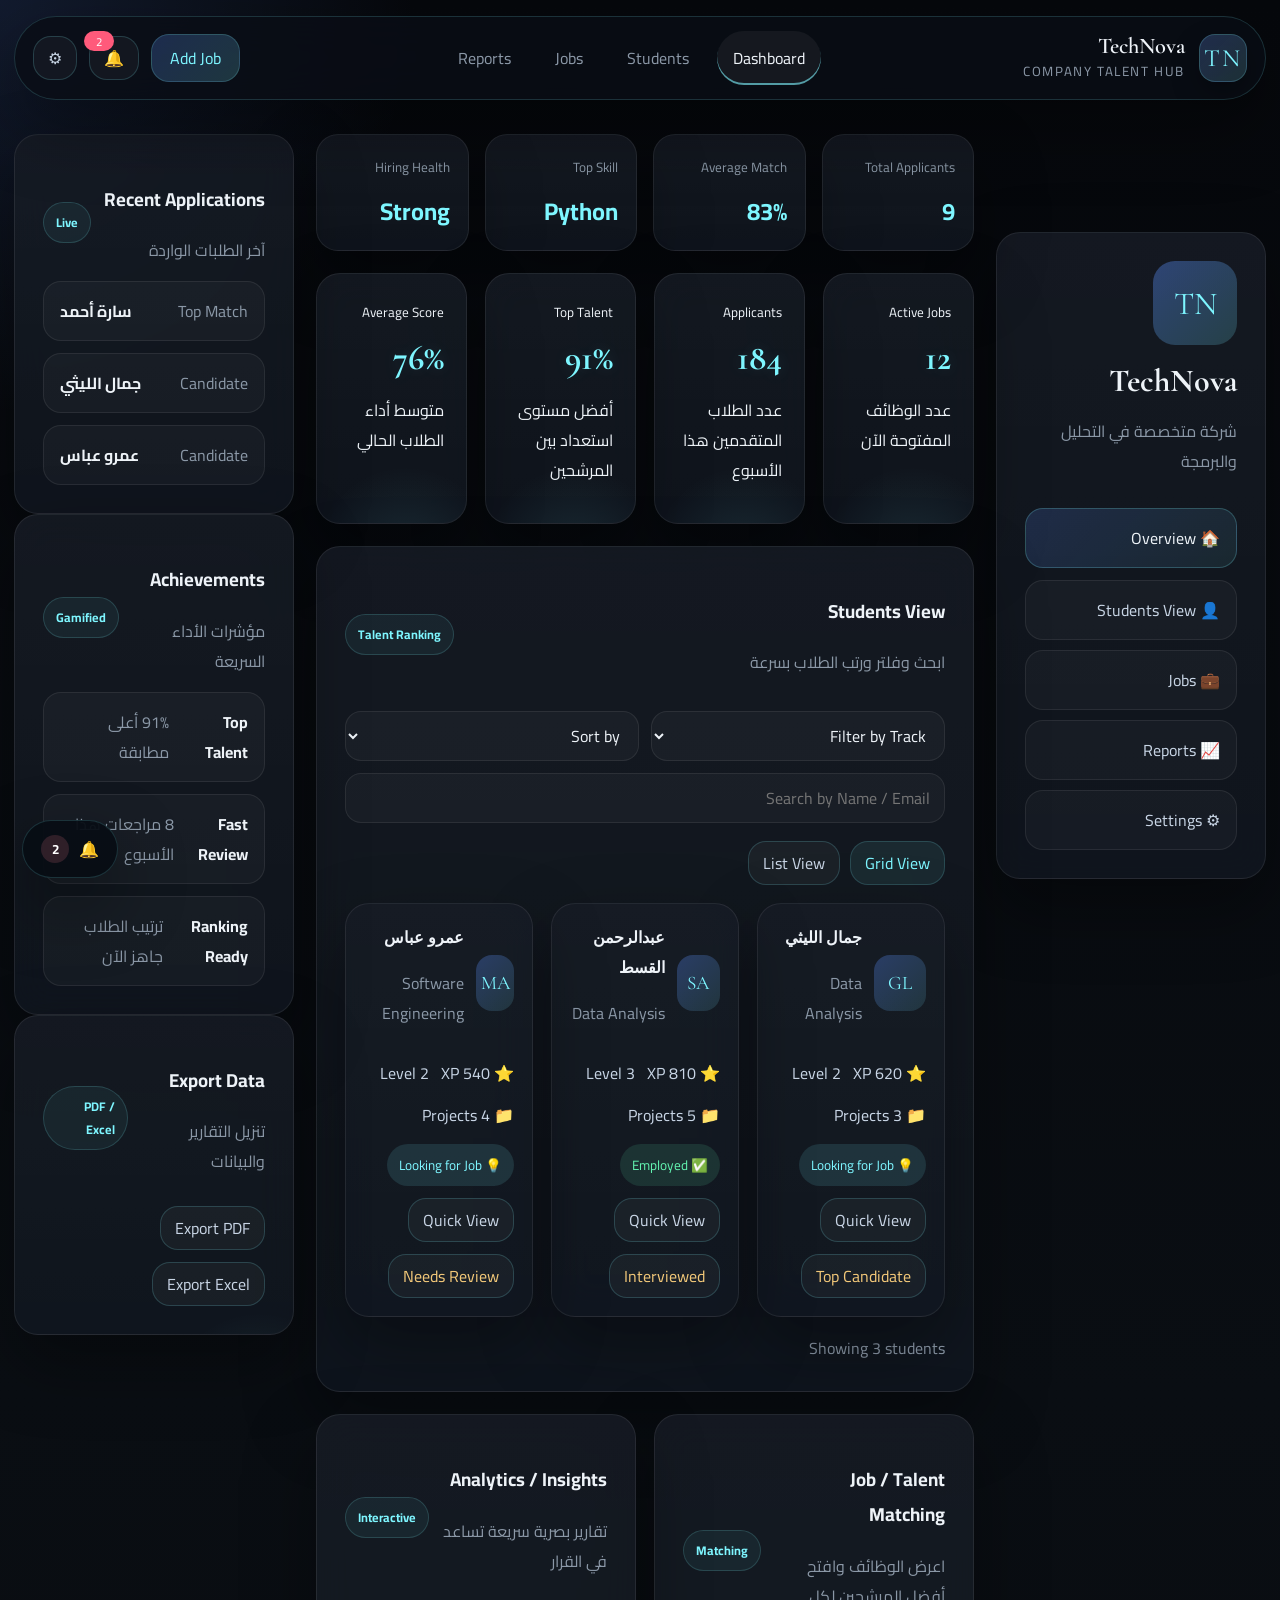
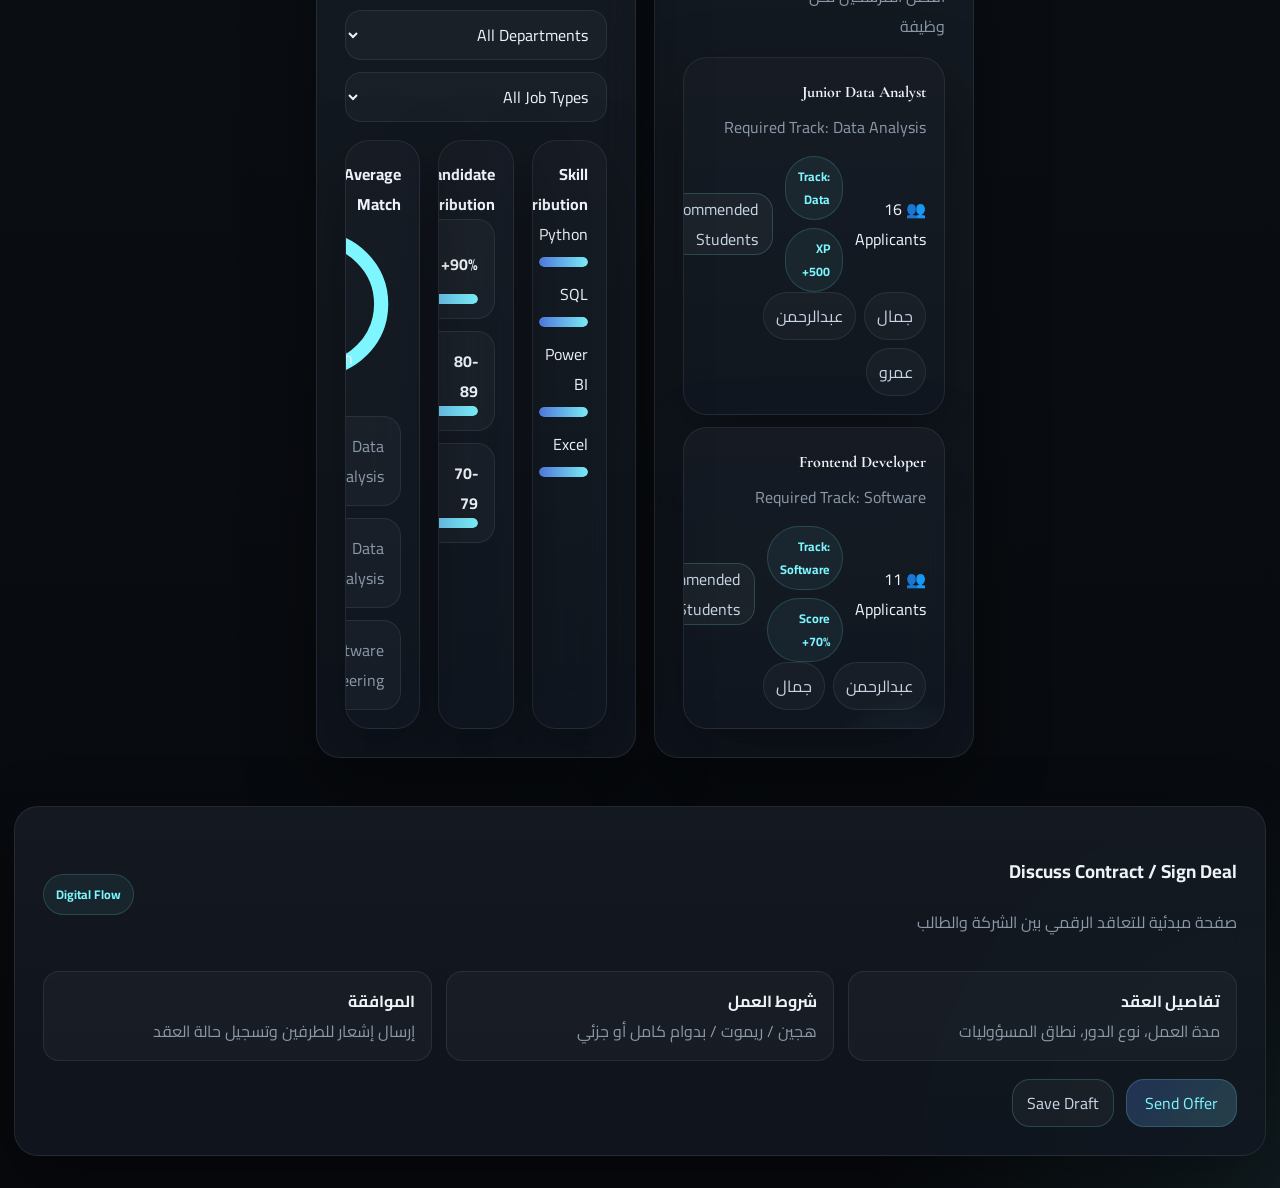
<file: company-dashboard.html>
<!DOCTYPE html>
<html lang="ar" dir="rtl">
<head>
  <meta charset="UTF-8">
  <meta name="viewport" content="width=device-width, initial-scale=1.0">
  <title>Skill Bridge | Company Dashboard</title>
  <link rel="preconnect" href="https://fonts.googleapis.com">
  <link rel="preconnect" href="https://fonts.gstatic.com" crossorigin>
  <link href="https://fonts.googleapis.com/css2?family=Cairo:wght@400;600;700;800;900&family=Cormorant+Garamond:wght@500;600;700&display=swap" rel="stylesheet">
  <link rel="stylesheet" href="company-dashboard.css">
</head>
<body>
  <header class="company-topbar" id="companyTopbar">
    <div class="topbar-shell">
      <a class="brand" href="company-dashboard.html">
        <span class="brand-mark">TN</span>
        <span class="brand-copy">
          <strong>TechNova</strong>
          <small>Company Talent Hub</small>
        </span>
      </a>

      <button class="menu-toggle" type="button" data-menu-toggle aria-label="فتح القائمة">☰</button>

      <nav class="topbar-links">
        <a class="active" href="company-dashboard.html">Dashboard</a>
        <a href="#students">Students</a>
        <a href="#jobs">Jobs</a>
        <a href="#reports">Reports</a>
      </nav>

      <div class="topbar-actions">
        <a class="primary-btn" href="post-job.html">Add Job</a>

        <button class="icon-btn has-badge" id="companyNotificationsTrigger" type="button" data-dropdown-trigger="notificationsDropdown" data-badge="0" aria-label="الإشعارات">🔔</button>
        <div class="dropdown-panel" id="notificationsDropdown">
          <strong>Notifications</strong>
          <div class="dropdown-notifications" id="companyNotificationsList"></div>
        </div>

        <button class="icon-btn" type="button" data-dropdown-trigger="settingsDropdown" aria-label="الإعدادات">⚙</button>
        <div class="dropdown-panel" id="settingsDropdown">
          <strong>Profile Settings</strong>
          <a href="#">Account Settings</a>
          <a href="#">Company Profile</a>
          <a href="#">Privacy</a>
          <a href="#">Export Preferences</a>
        </div>
      </div>
    </div>
  </header>

  <main class="dashboard-page">
    <div class="dashboard-shell">
      <aside class="sidebar reveal">
        <div class="company-info">
          <div class="company-avatar">TN</div>
          <div>
            <h2>TechNova</h2>
            <p>شركة متخصصة في التحليل والبرمجة</p>
          </div>
        </div>

        <nav class="sidebar-nav">
          <a class="active" href="company-dashboard.html">🏠 Overview</a>
          <a href="#students">👤 Students View</a>
          <a href="#jobs">💼 Jobs</a>
          <a href="#reports">📈 Reports</a>
          <a href="#settingsDropdown">⚙ Settings</a>
        </nav>
      </aside>

      <section class="main-content">
        <section class="kpi-strip reveal" id="companyKpiStrip">
          <article class="kpi-card">
            <small>Total Applicants</small>
            <strong id="kpiApplicants">0</strong>
          </article>
          <article class="kpi-card">
            <small>Average Match</small>
            <strong id="kpiAverageMatch">0%</strong>
          </article>
          <article class="kpi-card">
            <small>Top Skill</small>
            <strong id="kpiTopSkill">--</strong>
          </article>
          <article class="kpi-card">
            <small>Hiring Health</small>
            <strong id="kpiHiringHealth">Balanced</strong>
          </article>
        </section>

        <section class="stats-grid reveal">
          <article class="stat-card stagger-item">
            <small>Active Jobs</small>
            <strong>12</strong>
            <p>عدد الوظائف المفتوحة الآن</p>
          </article>
          <article class="stat-card stagger-item">
            <small>Applicants</small>
            <strong>184</strong>
            <p>عدد الطلاب المتقدمين هذا الأسبوع</p>
          </article>
          <article class="stat-card stagger-item">
            <small>Top Talent</small>
            <strong>91%</strong>
            <p>أفضل مستوى استعداد بين المرشحين</p>
          </article>
          <article class="stat-card stagger-item">
            <small>Average Score</small>
            <strong>76%</strong>
            <p>متوسط أداء الطلاب الحالي</p>
          </article>
        </section>

        <section class="panel-card reveal" id="students">
          <div class="card-head">
            <div>
              <h3>Students View</h3>
              <p>ابحث وفلتر ورتب الطلاب بسرعة</p>
            </div>
            <span class="mini-badge">Talent Ranking</span>
          </div>

          <div class="filters-row">
            <select class="filter-input" id="trackFilter">
              <option value="all">Filter by Track</option>
              <option value="data">Data</option>
              <option value="software">Software</option>
              <option value="design">Design</option>
            </select>
            <select class="filter-input" id="sortFilter">
              <option value="default">Sort by</option>
              <option value="score">Score</option>
              <option value="xp">XP</option>
              <option value="projects">Projects</option>
            </select>
            <input class="filter-input" id="studentSearch" type="text" placeholder="Search by Name / Email">
          </div>

          <div class="view-switch">
            <button class="outline-btn active" type="button" data-view="grid">Grid View</button>
            <button class="outline-btn" type="button" data-view="list">List View</button>
          </div>

          <div class="students-grid" id="studentsGrid">
            <article class="student-card stagger-item" data-student="gamal" data-track="data" data-name="جمال الليثي" data-email="gamal@email.com" data-xp="620" data-projects="3" data-score="82">
              <div class="student-head">
                <div class="student-avatar">GL</div>
                <div>
                  <strong>جمال الليثي</strong>
                  <p>Data Analysis</p>
                </div>
              </div>
              <div class="student-meta">
                <span>⭐ XP 620</span>
                <span>Level 2</span>
                <span>📁 3 Projects</span>
              </div>
              <div class="status-row">
                <span class="status available">💡 Looking for Job</span>
                <div class="student-actions">
                  <button class="outline-btn" type="button" data-open-modal="gamalModal">Quick View</button>
                  <button class="outline-btn tag-btn" type="button">Top Candidate</button>
                </div>
              </div>
            </article>

            <article class="student-card stagger-item" data-student="sara" data-track="data" data-name="سارة أحمد" data-email="sara@email.com" data-xp="810" data-projects="5" data-score="91">
              <div class="student-head">
                <div class="student-avatar">SA</div>
                <div>
                  <strong>عبدالرحمن القسط</strong>
                  <p>Data Analysis</p>
                </div>
              </div>
              <div class="student-meta">
                <span>⭐ XP 810</span>
                <span>Level 3</span>
                <span>📁 5 Projects</span>
              </div>
              <div class="status-row">
                <span class="status employed">✅ Employed</span>
                <div class="student-actions">
                  <button class="outline-btn" type="button" data-open-modal="saraModal">Quick View</button>
                  <button class="outline-btn tag-btn" type="button">Interviewed</button>
                </div>
              </div>
            </article>

            <article class="student-card stagger-item" data-student="mohamed" data-track="software" data-name="عمرو عباس " data-email="mohamed@email.com" data-xp="540" data-projects="4" data-score="76">
              <div class="student-head">
                <div class="student-avatar">MA</div>
                <div>
                  <strong>عمرو عباس </strong>
                  <p>Software Engineering</p>
                </div>
              </div>
              <div class="student-meta">
                <span>⭐ XP 540</span>
                <span>Level 2</span>
                <span>📁 4 Projects</span>
              </div>
              <div class="status-row">
                <span class="status available">💡 Looking for Job</span>
                <div class="student-actions">
                  <button class="outline-btn" type="button" data-open-modal="mohamedModal">Quick View</button>
                  <button class="outline-btn tag-btn" type="button">Needs Review</button>
                </div>
              </div>
            </article>

          </div>
          <p class="results-counter" id="resultsCounter">Showing 3 students</p>
        </section>

        <section class="dual-grid">
          <article class="panel-card reveal" id="jobs">
            <div class="card-head">
              <div>
                <h3>Job / Talent Matching</h3>
                <p>اعرض الوظائف وافتح أفضل المرشحين لكل وظيفة</p>
              </div>
              <span class="mini-badge">Matching</span>
            </div>

            <div class="jobs-list">
              <article class="job-card stagger-item">
                <div>
                  <strong>Junior Data Analyst</strong>
                  <p>Required Track: Data Analysis</p>
                </div>
                <div class="job-side">
                  <span>👥 16 Applicants</span>
                  <div class="job-filters">
                    <span class="mini-badge">Track: Data</span>
                    <span class="mini-badge">XP 500+</span>
                  </div>
                  <a class="outline-btn" href="#students">Recommended Students</a>
                </div>
                <div class="applicant-preview">
                  <button class="mini-applicant" type="button" data-open-modal="gamalModal">جمال</button>
                  <button class="mini-applicant" type="button" data-open-modal="saraModal">عبدالرحمن</button>
                  <button class="mini-applicant" type="button" data-open-modal="mohamedModal">عمرو</button>
                </div>
              </article>
              <article class="job-card stagger-item">
                <div>
                  <strong>Frontend Developer</strong>
                  <p>Required Track: Software</p>
                </div>
                <div class="job-side">
                  <span>👥 11 Applicants</span>
                  <div class="job-filters">
                    <span class="mini-badge">Track: Software</span>
                    <span class="mini-badge">Score 70%+</span>
                  </div>
                  <a class="outline-btn" href="#students">Recommended Students</a>
                </div>
                <div class="applicant-preview">
                  <button class="mini-applicant" type="button" data-open-modal="mohamedModal">عبدالرحمن</button>
                  <button class="mini-applicant" type="button" data-open-modal="gamalModal">جمال</button>
                </div>
              </article>
            </div>
          </article>

          <article class="panel-card reveal" id="reports">
            <div class="card-head">
              <div>
                <h3>Analytics / Insights</h3>
                <p>تقارير بصرية سريعة تساعد في القرار</p>
              </div>
              <span class="mini-badge">Interactive</span>
            </div>

            <div class="filters-row analytics-toolbar">
              <select class="filter-input" id="analyticsDepartmentFilter">
                <option value="all">All Departments</option>
                <option value="data">Data</option>
                <option value="software">Software</option>
                <option value="design">Design</option>
              </select>
              <select class="filter-input" id="analyticsJobTypeFilter">
                <option value="all">All Job Types</option>
                <option value="internship">Internship</option>
                <option value="full-time">Full-time</option>
              </select>
            </div>

            <div class="chart-group">
              <div class="chart-card">
                <strong>Skill Distribution</strong>
                <div class="chart-bars" id="companyTopSkillsChart"></div>
              </div>
              <div class="chart-card">
                <strong>Candidate Distribution</strong>
                <div class="distribution-chart" id="companyDistributionChart"></div>
              </div>
              <div class="chart-card">
                <strong>Average Match</strong>
                <div class="gauge-card">
                  <div class="gauge-ring">
                    <svg viewBox="0 0 120 120">
                      <circle class="gauge-ring-bg" cx="60" cy="60" r="46"></circle>
                      <circle class="gauge-ring-value" id="companyAverageMatchRing" cx="60" cy="60" r="46"></circle>
                    </svg>
                    <div class="gauge-copy">
                      <strong id="companyAverageMatchLabel">0%</strong>
                      <span>Avg Match</span>
                    </div>
                  </div>
                  <div class="mini-list" id="companyTopStudentsList"></div>
                </div>
              </div>
            </div>
          </article>
        </section>
      </section>

      <aside class="quick-panel">
        <article class="panel-card reveal">
          <div class="card-head">
            <div>
              <h3>Recent Applications</h3>
              <p>آخر الطلبات الواردة</p>
            </div>
            <span class="mini-badge">Live</span>
          </div>

          <div class="mini-list" id="companyRecentApplications"></div>
        </article>

        <article class="panel-card reveal">
          <div class="card-head">
            <div>
              <h3>Achievements</h3>
              <p>مؤشرات الأداء السريعة</p>
            </div>
            <span class="mini-badge">Gamified</span>
          </div>

          <div class="achievement-list">
            <div class="achievement-item"><strong>Top Talent</strong><span>91% أعلى مطابقة</span></div>
            <div class="achievement-item"><strong>Fast Review</strong><span>8 مراجعات هذا الأسبوع</span></div>
            <div class="achievement-item"><strong>Ranking Ready</strong><span>ترتيب الطلاب جاهز الآن</span></div>
          </div>
        </article>

        <article class="panel-card reveal">
          <div class="card-head">
            <div>
              <h3>Export Data</h3>
              <p>تنزيل التقارير والبيانات</p>
            </div>
            <span class="mini-badge">PDF / Excel</span>
          </div>

          <div class="export-actions">
            <a class="outline-btn" href="#">Export PDF</a>
            <a class="outline-btn" href="#">Export Excel</a>
          </div>
        </article>
      </aside>
    </div>
  </main>

  

  <div class="modal-overlay hidden" id="modalOverlay"></div>

  <section class="student-modal hidden" id="gamalModal" aria-hidden="true">
    <div class="modal-card">
      <button class="modal-close" type="button" data-close-modal>×</button>
      <h3>جمال الليثي</h3>
      <p>Track / Specialization: Data Analysis</p>
      <div class="modal-tabs">
        <button class="modal-tab active" type="button" data-tab-target="gamal-overview">Overview</button>
        <button class="modal-tab" type="button" data-tab-target="gamal-projects">Projects</button>
        <button class="modal-tab" type="button" data-tab-target="gamal-certificates">Certificates</button>
      </div>
      <div class="modal-tab-panel active" id="gamal-overview">
      <div class="modal-grid">
        <div><strong>Age</strong><span>17 سنة</span></div>
        <div><strong>Email</strong><span>gamal@email.com</span></div>
        <div><strong>Current Job</strong><span>غير موظف حاليًا</span></div>
        <div><strong>Status</strong><span class="status available">💡 Available</span></div>
      </div>
      </div>
      <div class="modal-tab-panel" id="gamal-projects">
        <strong>Projects Overview</strong>
        <div class="modal-projects">
          <article><span>Dashboard</span><small>Students Analytics</small></article>
          <article><span>SQL Report</span><small>Insights Query Pack</small></article>
          <article><span>Python Tool</span><small>Data Cleaner Script</small></article>
        </div>
      </div>
      <div class="modal-tab-panel" id="gamal-certificates">
        <strong>Certificates Overview</strong>
        <div class="modal-projects">
          <article><span>Python Foundations</span><small>2026</small></article>
          <article><span>Data Analysis Basics</span><small>2026</small></article>
        </div>
      </div>
      <div class="modal-actions">
        <a class="primary-btn" href="mailto:gamal@email.com">Contact Student</a>
        <a class="outline-btn" href="#contractPanel">Invite to Interview</a>
      </div>
    </div>
  </section>

  <section class="student-modal hidden" id="saraModal" aria-hidden="true">
    <div class="modal-card">
      <button class="modal-close" type="button" data-close-modal>×</button>
      <h3>عبدالرحمن القسط </h3>
      <p>Track / Specialization: Data Analysis</p>
      <div class="modal-tabs">
        <button class="modal-tab active" type="button" data-tab-target="sara-overview">Overview</button>
        <button class="modal-tab" type="button" data-tab-target="sara-projects">Projects</button>
        <button class="modal-tab" type="button" data-tab-target="sara-certificates">Certificates</button>
      </div>
      <div class="modal-tab-panel active" id="sara-overview">
      <div class="modal-grid">
        <div><strong>Age</strong><span>17 سنة</span></div>
        <div><strong>Email</strong><span>Abdo@email.com</span></div>
        <div><strong>Current Job</strong><span>شركة X</span></div>
        <div><strong>Status</strong><span class="status employed">✅ Employed</span></div>
      </div>
      </div>
      <div class="modal-tab-panel" id="sara-projects">
        <strong>Projects Overview</strong>
        <div class="modal-projects">
          <article><span>BI Dashboard</span><small>Forecasting</small></article>
          <article><span>Sales Monitor</span><small>Power BI</small></article>
          <article><span>Data Story</span><small>Reporting UX</small></article>
        </div>
      </div>
      <div class="modal-tab-panel" id="sara-certificates">
        <strong>Certificates Overview</strong>
        <div class="modal-projects">
          <article><span>SQL Advanced</span><small>2026</small></article>
          <article><span>Excel Analytics</span><small>2026</small></article>
          <article><span>Data Storytelling</span><small>2025</small></article>
        </div>
      </div>
      <div class="modal-actions">
        <a class="primary-btn" href="mailto:sara@email.com">Contact Student</a>
        <a class="outline-btn" href="#contractPanel">Invite to Interview</a>
      </div>
    </div>
  </section>

  <section class="student-modal hidden" id="mohamedModal" aria-hidden="true">
    <div class="modal-card">
      <button class="modal-close" type="button" data-close-modal>×</button>
      <h3> عمرو عباس</h3>
      <p>Track / Specialization: Software Engineering</p>
      <div class="modal-tabs">
        <button class="modal-tab active" type="button" data-tab-target="mohamed-overview">Overview</button>
        <button class="modal-tab" type="button" data-tab-target="mohamed-projects">Projects</button>
        <button class="modal-tab" type="button" data-tab-target="mohamed-certificates">Certificates</button>
      </div>
      <div class="modal-tab-panel active" id="mohamed-overview">
      <div class="modal-grid">
        <div><strong>Age</strong><span>17 سنة</span></div>
        <div><strong>Email</strong><span>Amr@email.com</span></div>
        <div><strong>Current Job</strong><span>Intern</span></div>
        <div><strong>Status</strong><span class="status available">💡 Available</span></div>
      </div>
      </div>
      <div class="modal-tab-panel" id="mohamed-projects">
        <strong>Projects Overview</strong>
        <div class="modal-projects">
          <article><span>React UI</span><small>Reviewed</small></article>
          <article><span>Node API</span><small>Approved</small></article>
          <article><span>Portfolio</span><small>Submitted</small></article>
        </div>
      </div>
      <div class="modal-tab-panel" id="mohamed-certificates">
        <strong>Certificates Overview</strong>
        <div class="modal-projects">
          <article><span>JavaScript</span><small>2026</small></article>
          <article><span>Responsive UI</span><small>2025</small></article>
          <article><span>Git</span><small>2025</small></article>
        </div>
      </div>
      <div class="modal-actions">
        <a class="primary-btn" href="mailto:mohamed@email.com">Contact Student</a>
        <a class="outline-btn" href="#contractPanel">Invite to Interview</a>
      </div>
    </div>
  </section>

  <section class="panel-card contract-panel" id="contractPanel">
    <div class="contract-card">
      <div class="card-head">
        <div>
          <h3>Discuss Contract / Sign Deal</h3>
          <p>صفحة مبدئية للتعاقد الرقمي بين الشركة والطالب</p>
        </div>
        <span class="mini-badge">Digital Flow</span>
      </div>
      <div class="contract-grid">
        <div><strong>تفاصيل العقد</strong><span>مدة العمل، نوع الدور، نطاق المسؤوليات</span></div>
        <div><strong>شروط العمل</strong><span>هجين / ريموت / بدوام كامل أو جزئي</span></div>
        <div><strong>الموافقة</strong><span>إرسال إشعار للطرفين وتسجيل حالة العقد</span></div>
      </div>
      <div class="modal-actions">
        <a class="primary-btn" href="#">Send Offer</a>
        <a class="outline-btn" href="#">Save Draft</a>
      </div>
    </div>
  </section>

  <div class="notification-center company-notification-center">
    <button class="notification-fab" id="companyNotificationFab" type="button" aria-label="فتح مركز الإشعارات">
      <span>🔔</span>
      <strong id="companyNotificationCount">0</strong>
    </button>
    <div class="notification-panel hidden" id="companyNotificationPanel">
      <div class="notification-panel-head">
        <strong>Hiring Alerts</strong>
        <button class="notification-clear" id="companyMarkAllRead" type="button">Mark all read</button>
      </div>
      <div class="notification-feed" id="companyNotificationFeed"></div>
    </div>
  </div>

  <script src="company-dashboard.js"></script>
</body>
</html>
</file>
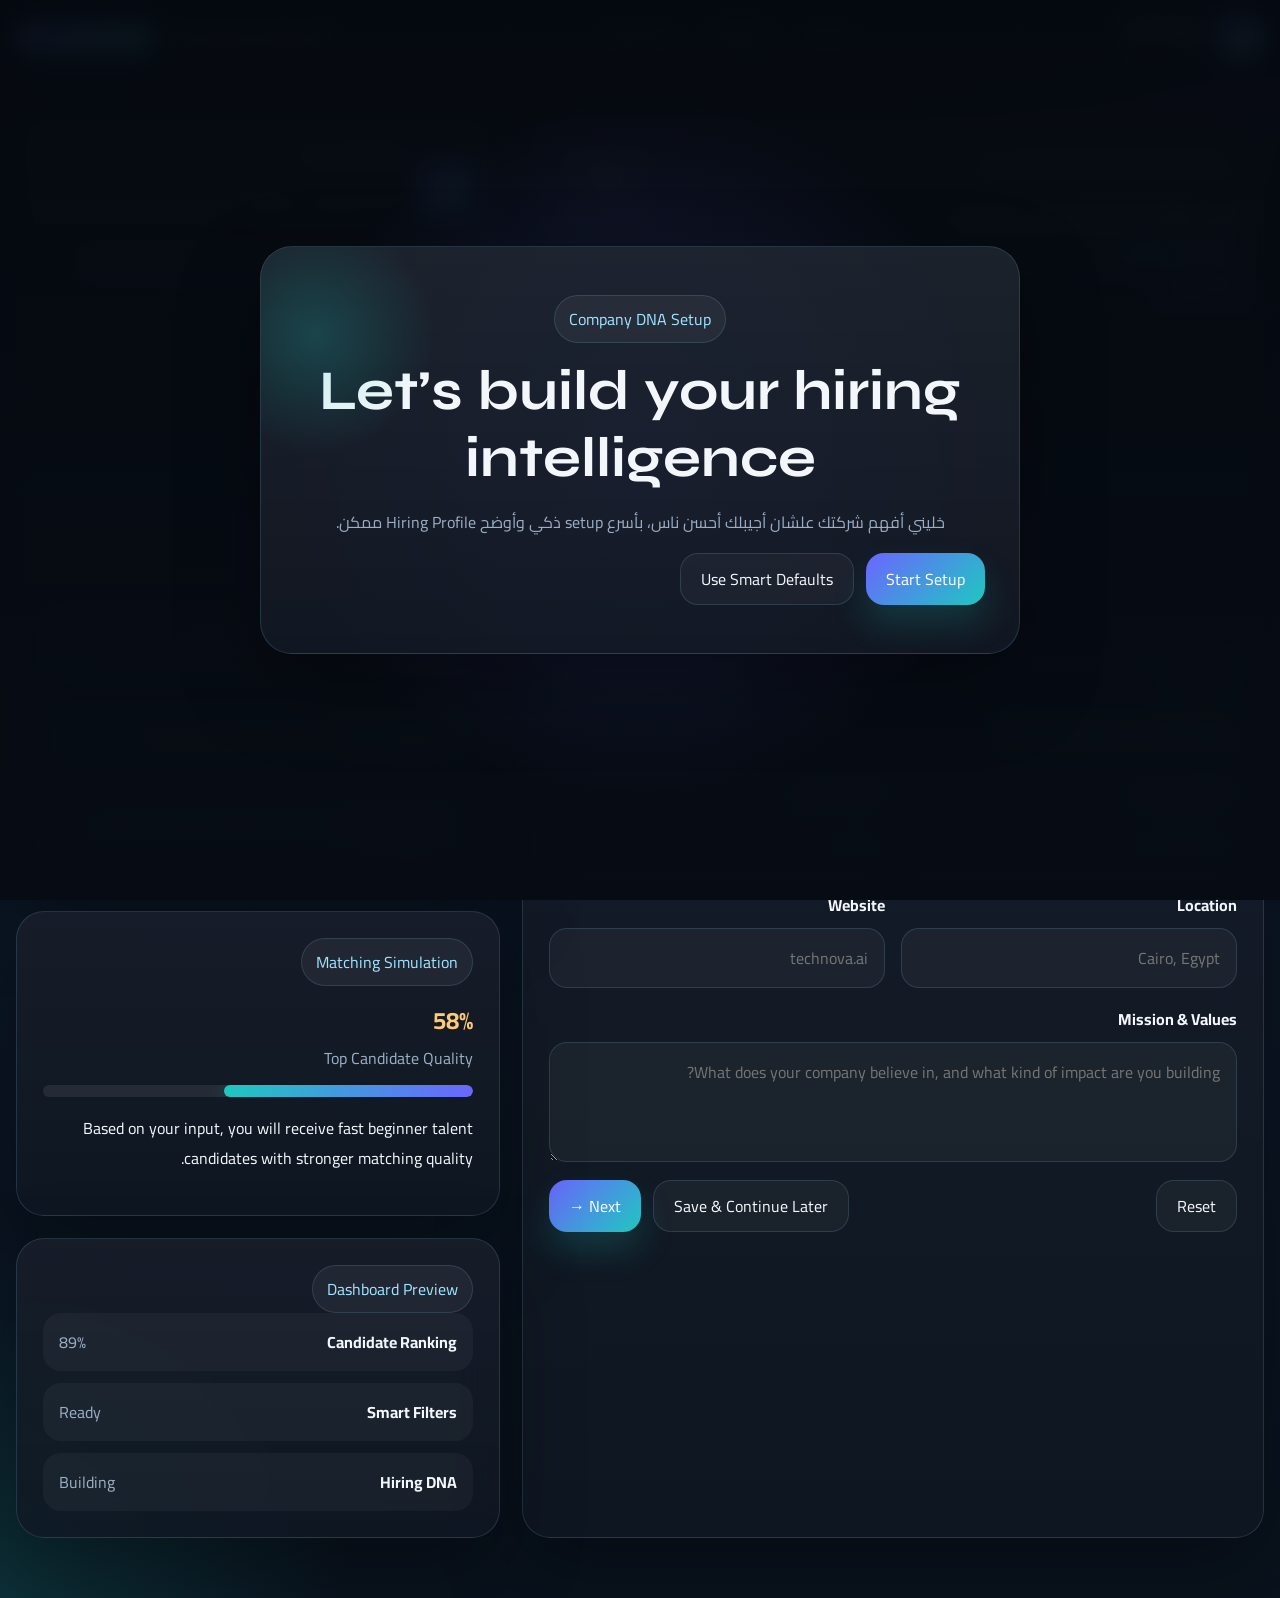
<file: company-setup.html>
<!DOCTYPE html>
<html lang="ar" dir="rtl">
<head>
  <meta charset="UTF-8">
  <meta name="viewport" content="width=device-width, initial-scale=1.0">
  <title>Skill Bridge | Company Setup</title>
  <link rel="preconnect" href="https://fonts.googleapis.com">
  <link rel="preconnect" href="https://fonts.gstatic.com" crossorigin>
  <link href="https://fonts.googleapis.com/css2?family=Cairo:wght@400;600;700;800;900&family=Syne:wght@600;700;800&display=swap" rel="stylesheet">
  <link rel="stylesheet" href="company-setup.css">
</head>
<body data-industry="default">
  <section class="setup-intro" id="setupIntro" aria-hidden="false">
    <div class="intro-core">
      <div class="intro-glow"></div>
      <span class="intro-pill">Company DNA Setup</span>
      <h1>Let’s build your hiring intelligence</h1>
      <p>خليني أفهم شركتك علشان أجيبلك أحسن ناس، بأسرع setup ذكي وأوضح Hiring Profile ممكن.</p>
      <div class="intro-actions">
        <button class="primary-btn" type="button" id="startSetupBtn">Start Setup</button>
        <button class="ghost-btn" type="button" id="continueSavedBtn">Continue Saved Setup</button>
      </div>
    </div>
  </section>

  <header class="setup-topbar" id="setupTopbar">
    <div class="topbar-shell">
      <a class="setup-brand" href="index.html">
        <span class="brand-mark">SB</span>
        <span class="brand-copy">
          <strong>Skill Bridge</strong>
          <small>Company Setup</small>
        </span>
      </a>

      <button class="menu-toggle" type="button" data-menu-toggle aria-label="فتح القائمة">☰</button>

      <nav class="topbar-links">
        <a href="company-auth.html">Access</a>
        <a class="active" href="company-setup.html">Setup</a>
        <a href="company-dashboard.html">Dashboard</a>
      </nav>

      <div class="topbar-actions">
        <button class="ghost-link" type="button" id="saveLaterTopBtn">Save & Continue Later</button>
        <a class="primary-link" href="company-dashboard.html">Company Dashboard</a>
      </div>
    </div>
  </header>

  <main class="setup-page">
    <section class="wizard-shell">
      <section class="wizard-main reveal">
        <div class="wizard-progress">
          <div class="progress-head">
            <div>
              <span class="eyebrow">Interactive AI Company Onboarding</span>
              <h1>ابني Hiring Profile ذكي لشركتك</h1>
            </div>
            <div class="score-card">
              <strong id="setupScoreValue">15%</strong>
              <span>Setup Score</span>
            </div>
          </div>

          <div class="progress-bar">
            <span id="setupProgressBar"></span>
          </div>

          <div class="progress-meta">
            <strong id="progressLabel">Step 1 / 6</strong>
            <span id="progressCopy">ابدأ بهوية الشركة، فهي أساس كل الترشيحات الذكية.</span>
          </div>
        </div>

        <form class="wizard-card" id="companySetupForm" novalidate>
          <section class="wizard-step active" data-step="1">
            <div class="step-head">
              <div>
                <span class="eyebrow">Step 1</span>
                <h2>Company Identity</h2>
              </div>
              <span class="step-tip">Live Preview يتحدث فورًا</span>
            </div>

            <div class="grid two">
              <div class="field">
                <label for="companyName">Company Name</label>
                <input id="companyName" type="text" placeholder="TechNova">
              </div>
              <div class="field">
                <label for="companyLogo">Logo / Initials</label>
                <input id="companyLogo" type="text" placeholder="TN">
              </div>
              <div class="field">
                <label for="companyLocation">Location</label>
                <input id="companyLocation" type="text" placeholder="Cairo, Egypt">
              </div>
              <div class="field">
                <label for="companyWebsite">Website</label>
                <input id="companyWebsite" type="text" placeholder="technova.ai">
              </div>
              <div class="field wide">
                <label for="companyMission">Mission & Values</label>
                <textarea id="companyMission" placeholder="What does your company believe in, and what kind of impact are you building?"></textarea>
              </div>
            </div>
          </section>

          <section class="wizard-step" data-step="2">
            <div class="step-head">
              <div>
                <span class="eyebrow">Step 2</span>
                <h2>Industry & Focus</h2>
              </div>
              <span class="step-tip">اختيارك هنا يغيّر suggestions والهوية البصرية</span>
            </div>

            <div class="grid two">
              <div class="field">
                <label for="companyIndustry">Industry</label>
                <select id="companyIndustry">
                  <option value="">Choose Industry</option>
                  <option value="tech">Technology</option>
                  <option value="ai">AI / Data</option>
                  <option value="fintech">Fintech</option>
                  <option value="design">Design Studio</option>
                </select>
              </div>
              <div class="field">
                <label for="companySubfield">Sub-field</label>
                <select id="companySubfield">
                  <option value="">Choose Sub-field</option>
                </select>
              </div>
              <div class="field wide">
                <label>Suggested Skills</label>
                <div class="tag-selector" id="suggestedSkills"></div>
              </div>
            </div>
          </section>

          <section class="wizard-step" data-step="3">
            <div class="step-head">
              <div>
                <span class="eyebrow">Step 3</span>
                <h2>Company Size & Hiring Style</h2>
              </div>
              <span class="step-tip">Smart defaults تتغير حسب الحجم</span>
            </div>

            <div class="choice-grid" id="sizeSelector">
              <button class="choice-card" type="button" data-size="Startup">
                <strong>Startup</strong>
                <p>Fast decisions, flexible hiring</p>
              </button>
              <button class="choice-card" type="button" data-size="Medium">
                <strong>Medium</strong>
                <p>Balanced growth with stable team needs</p>
              </button>
              <button class="choice-card" type="button" data-size="Enterprise">
                <strong>Enterprise</strong>
                <p>Careful process with structured approvals</p>
              </button>
            </div>

            <div class="choice-grid compact" id="hiringStyleSelector">
              <button class="choice-card" type="button" data-style="Fast">
                <strong>Fast ⚡</strong>
                <p>Move quickly on strong candidates</p>
              </button>
              <button class="choice-card" type="button" data-style="Balanced">
                <strong>Balanced</strong>
                <p>Speed with a moderate review process</p>
              </button>
              <button class="choice-card" type="button" data-style="Careful">
                <strong>Careful 🎯</strong>
                <p>More validation before the final decision</p>
              </button>
            </div>
          </section>

          <section class="wizard-step" data-step="4">
            <div class="step-head">
              <div>
                <span class="eyebrow">Step 4</span>
                <h2>Job Types & Roles</h2>
              </div>
              <span class="step-tip">Tag selection + icons + suggestions</span>
            </div>

            <div class="tag-selector large" id="rolesSelector">
              <button class="role-tag" type="button" data-role="Frontend">Frontend</button>
              <button class="role-tag" type="button" data-role="Backend">Backend</button>
              <button class="role-tag" type="button" data-role="Data">Data</button>
              <button class="role-tag" type="button" data-role="Marketing">Marketing</button>
              <button class="role-tag" type="button" data-role="UI/UX">UI/UX</button>
              <button class="role-tag" type="button" data-role="Operations">Operations</button>
            </div>

            <div class="field wide">
              <label for="coreTech">Core Technologies Used</label>
              <input id="coreTech" type="text" placeholder="React, Node.js, SQL, Figma">
            </div>
          </section>

          <section class="wizard-step" data-step="5">
            <div class="step-head">
              <div>
                <span class="eyebrow">Step 5</span>
                <h2>Define Your Ideal Candidate</h2>
              </div>
              <span class="step-tip">هنا يتكوّن Company DNA</span>
            </div>

            <div class="grid two">
              <div class="field">
                <label for="skillLevel">Skill Level</label>
                <select id="skillLevel">
                  <option value="">Choose Level</option>
                  <option>Beginner</option>
                  <option>Intermediate</option>
                  <option>Advanced</option>
                </select>
              </div>
              <div class="field">
                <label for="workStyle">Work Style</label>
                <select id="workStyle">
                  <option value="">Choose Work Style</option>
                  <option>Remote</option>
                  <option>On-site</option>
                  <option>Hybrid</option>
                </select>
              </div>
              <div class="field wide">
                <label>Personality</label>
                <div class="tag-selector" id="personalitySelector">
                  <button class="role-tag" type="button" data-personality="Team Player">Team Player</button>
                  <button class="role-tag" type="button" data-personality="Leader">Leader</button>
                  <button class="role-tag" type="button" data-personality="Fast Learner">Fast Learner</button>
                  <button class="role-tag" type="button" data-personality="Analytical">Analytical</button>
                </div>
              </div>
              <div class="field wide">
                <label>Company Culture Tags</label>
                <div class="tag-selector" id="cultureSelector">
                  <button class="role-tag" type="button" data-culture="Innovative">Innovative</button>
                  <button class="role-tag" type="button" data-culture="Flexible">Flexible</button>
                  <button class="role-tag" type="button" data-culture="Team-oriented">Team-oriented</button>
                  <button class="role-tag" type="button" data-culture="Ambitious">Ambitious</button>
                </div>
              </div>
            </div>
          </section>

          <section class="wizard-step" data-step="6">
            <div class="step-head">
              <div>
                <span class="eyebrow">Step 6</span>
                <h2>Smart Preferences</h2>
              </div>
              <span class="step-tip">آخر خطوة قبل التشغيل الذكي</span>
            </div>

            <div class="grid two">
              <div class="field">
                <label for="minimumMatch">Minimum Match %</label>
                <input id="minimumMatch" type="range" min="50" max="95" value="70">
                <small class="range-copy"><span id="minimumMatchValue">70%</span> minimum candidate match</small>
              </div>
              <div class="field">
                <label for="hiringTimeline">Hiring Timeline</label>
                <input id="hiringTimeline" type="range" min="1" max="3" value="2">
                <small class="range-copy"><span id="hiringTimelineValue">Balanced</span> hiring speed</small>
              </div>
              <label class="toggle-box">
                <input id="acceptLearners" type="checkbox" checked>
                <span>Accept learners</span>
              </label>
              <label class="toggle-box">
                <input id="internshipFriendly" type="checkbox" checked>
                <span>Internship friendly</span>
              </label>
            </div>

            <article class="ai-preview-card">
              <span class="eyebrow">AI Preview</span>
              <h3>Your Hiring Profile is Ready</h3>
              <p id="aiPreviewText">You will receive fast-learning junior frontend developers with strong fundamentals.</p>
            </article>
          </section>

          <div class="wizard-actions">
            <button class="ghost-btn" type="button" id="resetSetupBtn">Reset</button>
            <div class="wizard-actions-end">
              <button class="ghost-btn" type="button" id="prevStepBtn">Back</button>
              <button class="ghost-btn" type="button" id="saveLaterBtn">Save & Continue Later</button>
              <button class="primary-btn" type="button" id="nextStepBtn">Next →</button>
              <button class="primary-btn hidden" type="button" id="finishSetupBtn">Start Hiring Smart</button>
            </div>
          </div>
        </form>
      </section>

      <aside class="wizard-side reveal">
        <article class="preview-card">
          <div class="preview-head">
            <span class="preview-logo" id="previewLogo">SB</span>
            <div>
              <strong id="previewCompanyName">Your Company</strong>
              <p id="previewIndustry">Industry • Focus</p>
            </div>
          </div>
          <p class="preview-copy" id="previewMission">Your live company card appears here as you fill out the setup.</p>
          <div class="preview-meta">
            <span id="previewLocation">Remote</span>
            <span id="previewWebsite">company.com</span>
          </div>
          <div class="preview-tags" id="previewRoles"></div>
        </article>

        <article class="preview-card">
          <span class="eyebrow">Smart Suggestions</span>
          <h3>Recommended Setup</h3>
          <div class="suggestion-list" id="smartSuggestions"></div>
        </article>

        <article class="preview-card">
          <span class="eyebrow">Matching Simulation</span>
          <div class="simulation-stat">
            <strong id="simulationValue">72%</strong>
            <span>Top Candidate Quality</span>
          </div>
          <div class="simulation-bar">
            <span id="simulationBar"></span>
          </div>
          <p id="simulationCopy">Based on your inputs, you will get a strong pool of early-career candidates.</p>
        </article>

        <article class="preview-card">
          <span class="eyebrow">Dashboard Preview</span>
          <div class="dashboard-preview">
            <div class="preview-row">
              <strong>Candidate Ranking</strong>
              <span>89%</span>
            </div>
            <div class="preview-row">
              <strong>Smart Filters</strong>
              <span>Ready</span>
            </div>
            <div class="preview-row">
              <strong>Hiring DNA</strong>
              <span id="dnaStatus">Building</span>
            </div>
          </div>
        </article>
      </aside>
    </section>
  </main>

  <div class="toast" id="setupToast"></div>

  <script src="company-setup.js"></script>
</body>
</html>
</file>
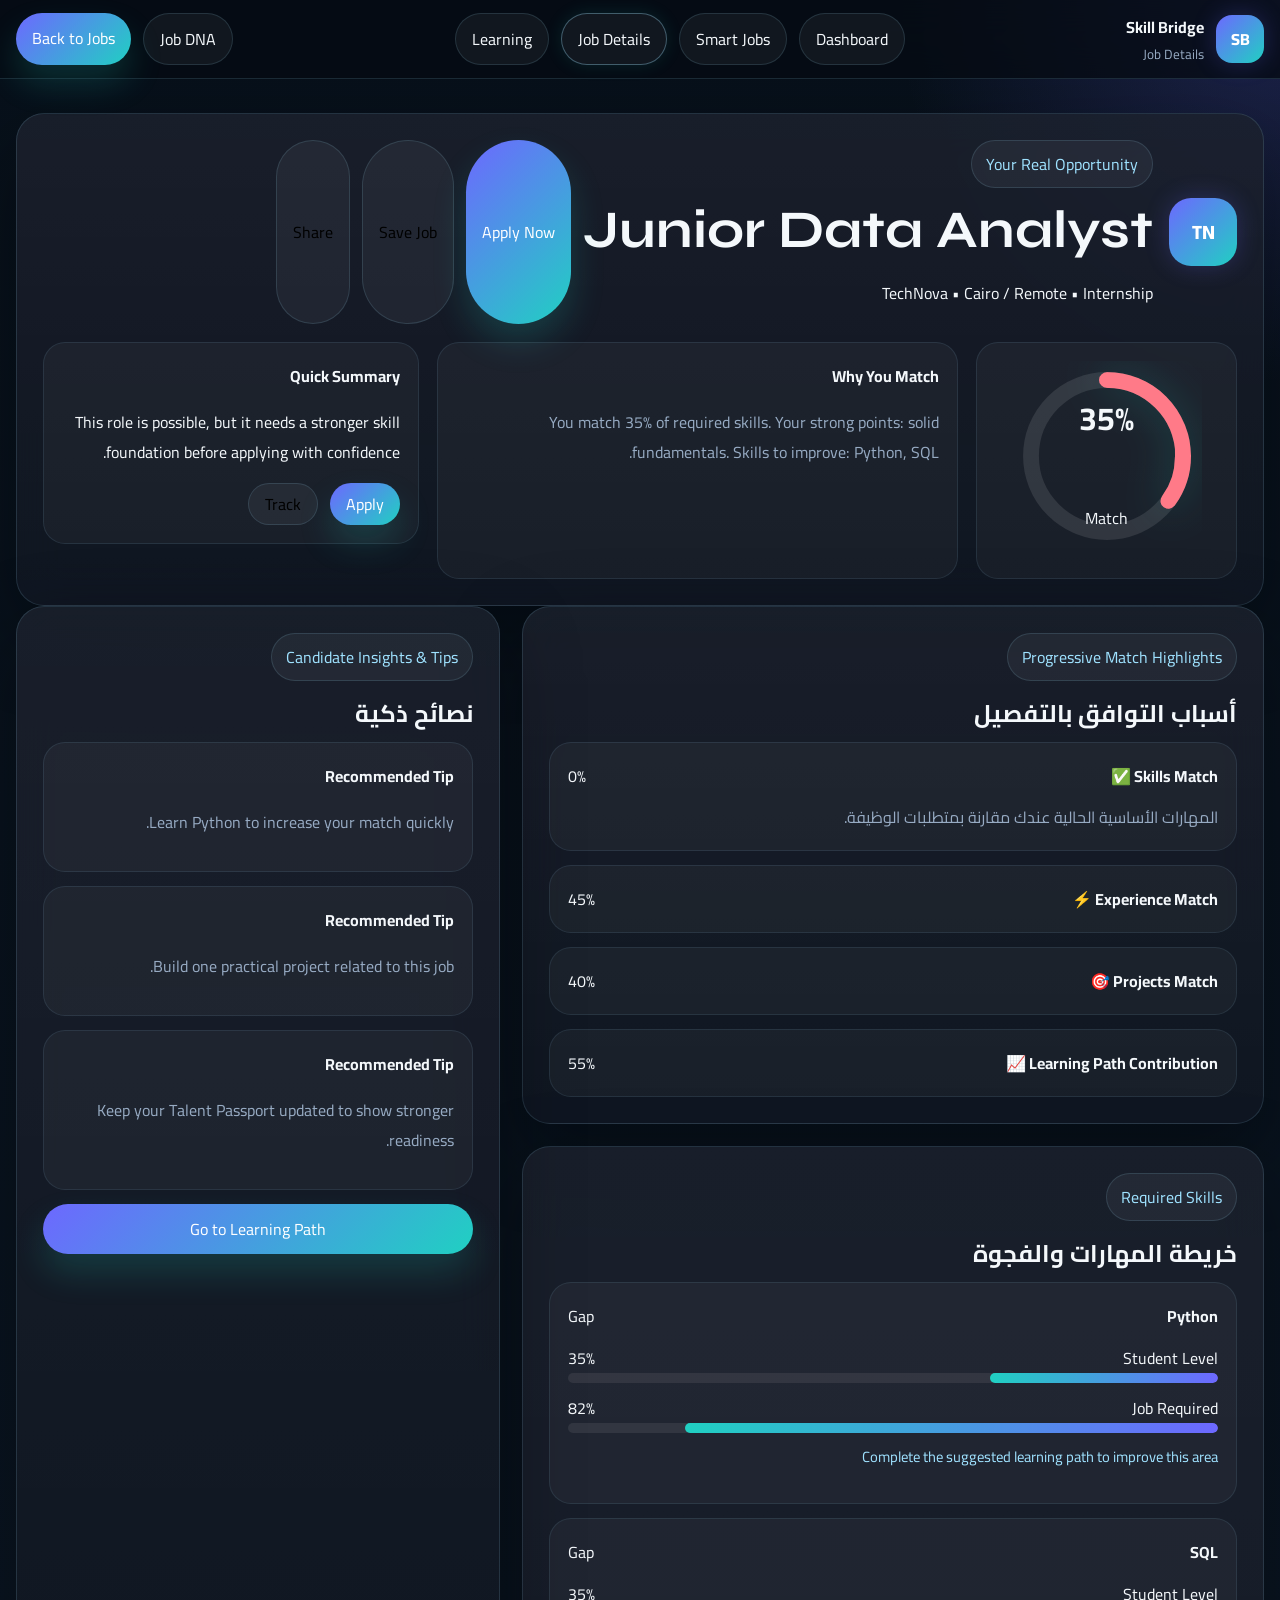
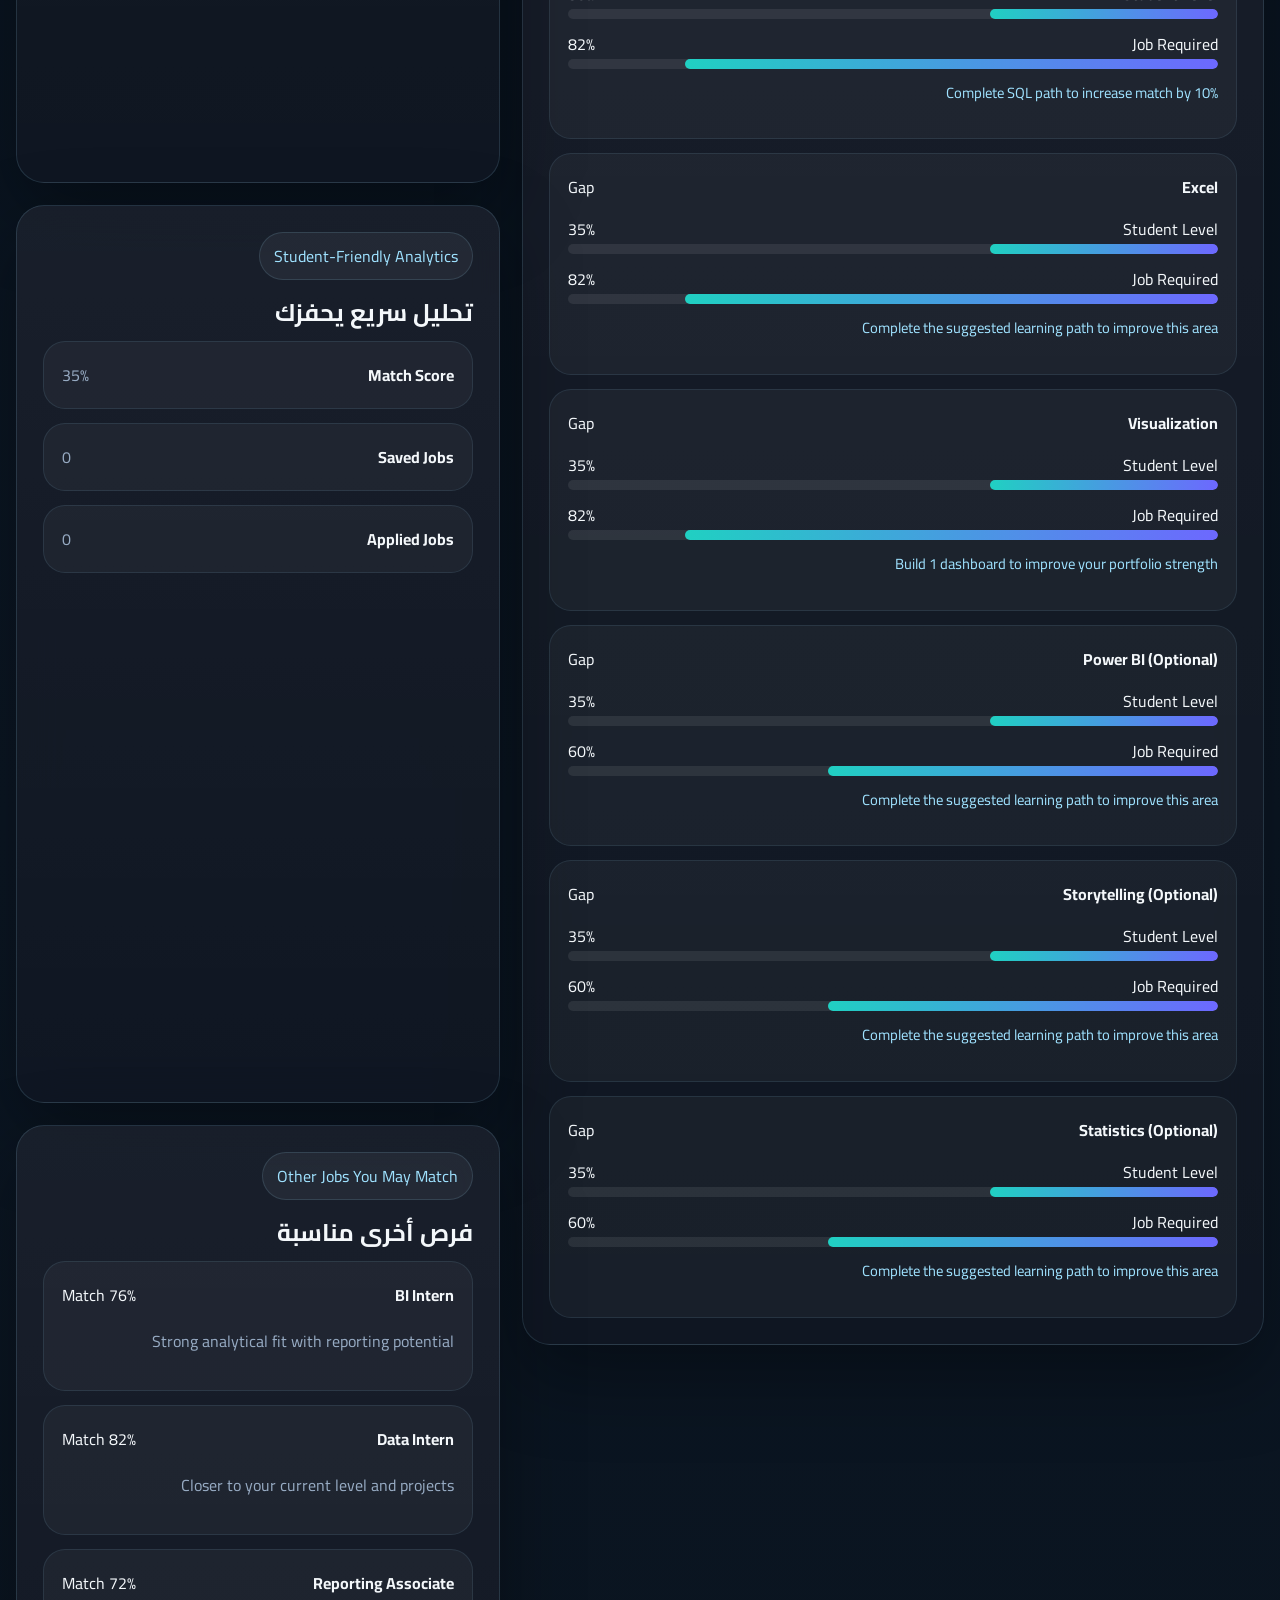
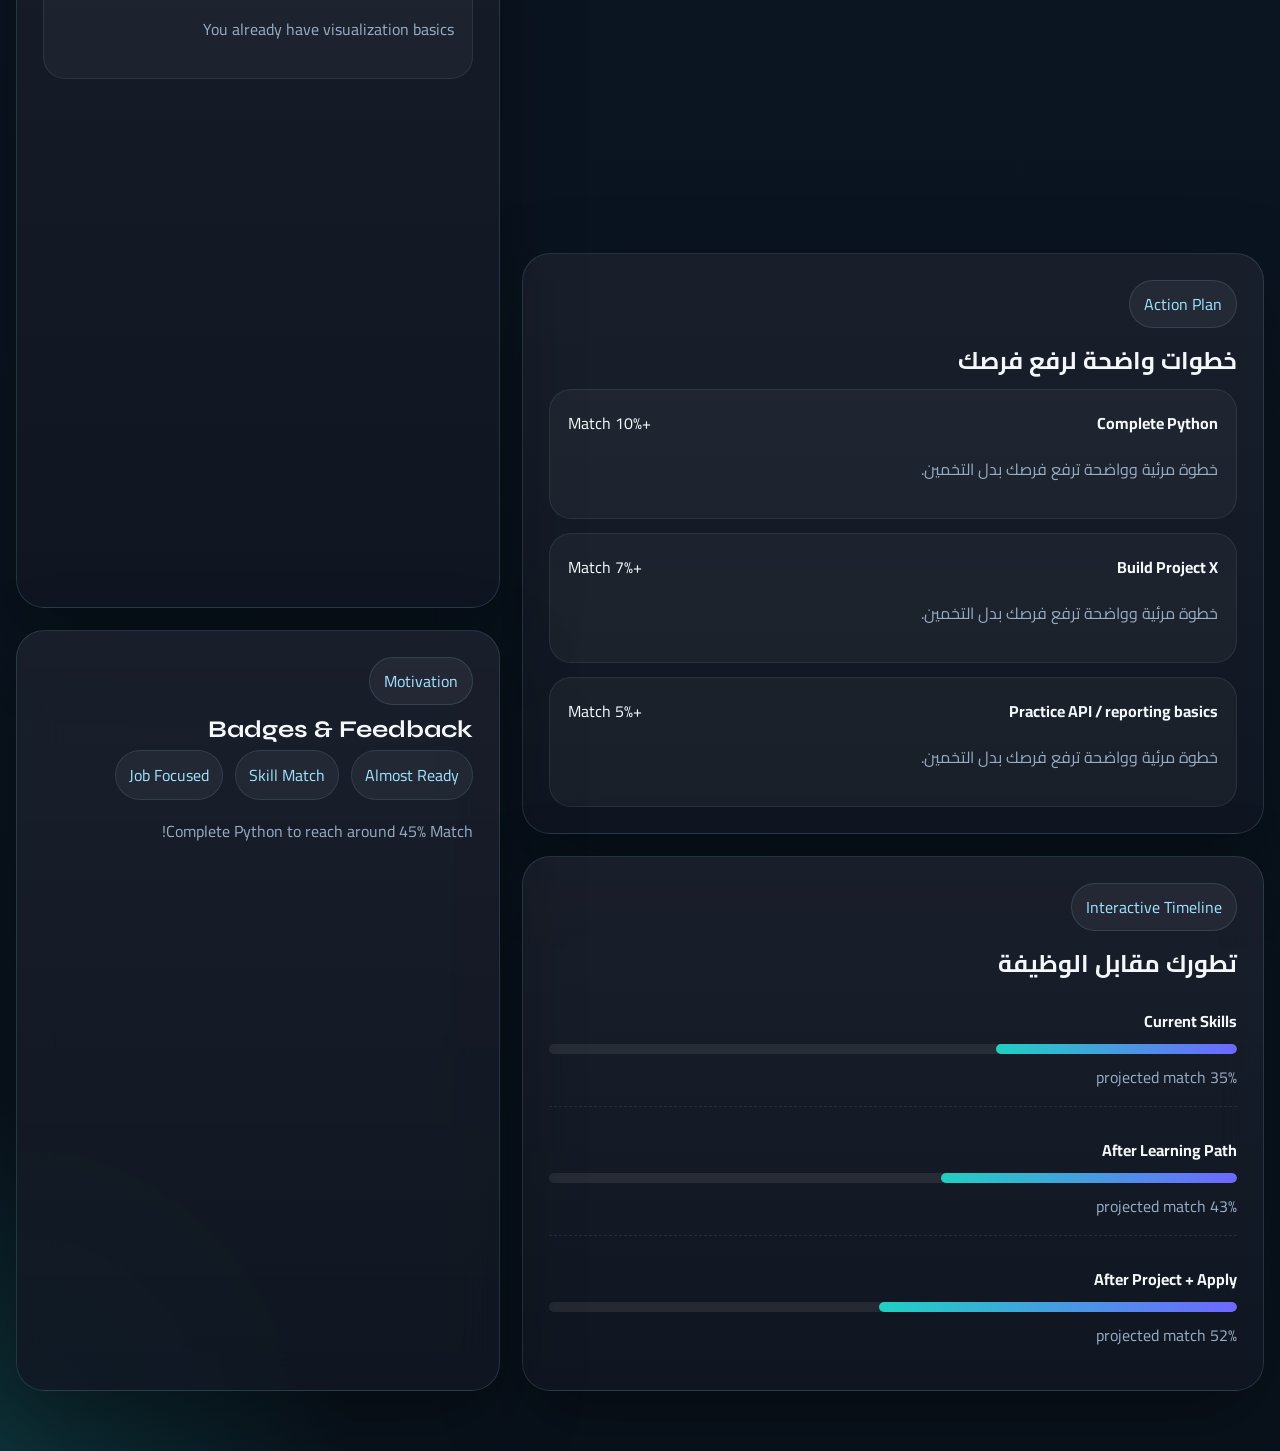
<file: job-details.html>
<!DOCTYPE html>
<html lang="ar" dir="rtl">
<head>
  <meta charset="UTF-8">
  <meta name="viewport" content="width=device-width, initial-scale=1.0">
  <title>Skill Bridge | Job Details</title>
  <link rel="preconnect" href="https://fonts.googleapis.com">
  <link rel="preconnect" href="https://fonts.gstatic.com" crossorigin>
  <link href="https://fonts.googleapis.com/css2?family=Cairo:wght@400;600;700;800;900&family=Syne:wght@600;700;800&display=swap" rel="stylesheet">
  <link rel="stylesheet" href="job-details.css">
</head>
<body>
  <header class="details-topbar" id="detailsTopbar">
    <div class="topbar-shell">
      <a class="details-brand" href="index.html">
        <span class="brand-mark">SB</span>
        <span class="brand-copy">
          <strong>Skill Bridge</strong>
          <small>Job Details</small>
        </span>
      </a>

      <button class="menu-toggle" type="button" data-menu-toggle aria-label="فتح القائمة">☰</button>

      <nav class="topbar-links">
        <a href="student-dashboard.html">Dashboard</a>
        <a href="smart-jobs.html">Smart Jobs</a>
        <a class="active" href="job-details.html">Job Details</a>
        <a href="learning-path.html">Learning</a>
      </nav>

      <div class="topbar-actions">
        <a class="ghost-link" href="job-dna.html">Job DNA</a>
        <a class="primary-link" href="smart-jobs.html">Back to Jobs</a>
      </div>
    </div>
  </header>

  <main class="details-page">
    <section class="hero-grid">
      <article class="hero-card reveal">
        <div class="hero-top">
          <div class="company-wrap">
            <div class="company-logo" id="companyLogo">TN</div>
            <div>
              <span class="eyebrow">Your Real Opportunity</span>
              <h1 id="jobTitle">Junior Data Analyst</h1>
              <p id="companyLine">TechNova • Cairo / Remote • Internship</p>
            </div>
          </div>

          <div class="hero-actions">
            <button class="primary-btn" type="button" id="applyNowBtn">Apply Now</button>
            <button class="ghost-btn" type="button" id="saveJobBtn">Save Job</button>
            <button class="ghost-btn" type="button" id="shareJobBtn">Share</button>
          </div>
        </div>

        <div class="hero-grid-inner">
          <div class="match-card">
            <div class="match-ring">
              <svg viewBox="0 0 120 120">
                <circle class="ring-bg" cx="60" cy="60" r="48"></circle>
                <circle class="ring-value" id="matchRing" cx="60" cy="60" r="48"></circle>
              </svg>
              <div class="ring-copy">
                <strong id="matchValue">78%</strong>
                <span>Match</span>
              </div>
            </div>
          </div>

          <div class="summary-card">
            <strong>Why You Match</strong>
            <p id="whyMatchCopy">You match 78% of required skills. Your strong points: HTML, CSS, JavaScript. Skills to improve: React, API Integration.</p>
          </div>

          <aside class="sticky-summary" id="stickySummary">
            <strong>Quick Summary</strong>
            <p id="summaryStickyCopy">Strong in fundamentals, needs one or two improvements to become highly competitive.</p>
            <div class="summary-actions">
              <button class="primary-btn compact" type="button" id="stickyApplyBtn">Apply</button>
              <button class="ghost-btn compact" type="button" id="trackJobBtn">Track</button>
            </div>
          </aside>
        </div>
      </article>
    </section>

    <section class="content-grid">
      <section class="main-column">
        <article class="panel-card reveal">
          <div class="section-head">
            <div>
              <span class="eyebrow">Progressive Match Highlights</span>
              <h2>أسباب التوافق بالتفصيل</h2>
            </div>
          </div>
          <div class="accordion-list" id="matchAccordion"></div>
        </article>

        <article class="panel-card reveal">
          <div class="section-head">
            <div>
              <span class="eyebrow">Required Skills</span>
              <h2>خريطة المهارات والفجوة</h2>
            </div>
          </div>
          <div class="skills-map" id="skillsMap"></div>
        </article>

        <article class="panel-card reveal">
          <div class="section-head">
            <div>
              <span class="eyebrow">Job Description</span>
              <h2>المهام والمسؤوليات</h2>
            </div>
          </div>
          <div class="accordion-list" id="descriptionAccordion"></div>
        </article>

        <article class="panel-card reveal">
          <div class="section-head">
            <div>
              <span class="eyebrow">Action Plan</span>
              <h2>خطوات واضحة لرفع فرصك</h2>
            </div>
          </div>
          <div class="roadmap-list" id="actionPlan"></div>
        </article>

        <article class="panel-card reveal">
          <div class="section-head">
            <div>
              <span class="eyebrow">Interactive Timeline</span>
              <h2>تطورك مقابل الوظيفة</h2>
            </div>
          </div>
          <div class="timeline-chart" id="timelineChart"></div>
        </article>
      </section>

      <aside class="side-column">
        <article class="panel-card reveal">
          <div class="section-head">
            <div>
              <span class="eyebrow">Candidate Insights & Tips</span>
              <h2>نصائح ذكية</h2>
            </div>
          </div>
          <div class="tips-list" id="tipsList"></div>
          <a class="primary-link block-link" href="learning-path.html">Go to Learning Path</a>
        </article>

        <article class="panel-card reveal">
          <div class="section-head">
            <div>
              <span class="eyebrow">Student-Friendly Analytics</span>
              <h2>تحليل سريع يحفزك</h2>
            </div>
          </div>
          <div class="analytics-list" id="analyticsList"></div>
        </article>

        <article class="panel-card reveal">
          <div class="section-head">
            <div>
              <span class="eyebrow">Other Jobs You May Match</span>
              <h2>فرص أخرى مناسبة</h2>
            </div>
          </div>
          <div class="other-jobs-list" id="otherJobs"></div>
        </article>

        <article class="panel-card reveal">
          <div class="section-head">
            <div>
              <span class="eyebrow">Motivation</span>
              <h2>Badges & Feedback</h2>
            </div>
          </div>
          <div class="badge-row" id="badgeRow"></div>
          <p class="feedback-line" id="feedbackLine">You’re almost ready for this role!</p>
        </article>
      </aside>
    </section>
  </main>

  <div class="toast" id="detailsToast"></div>

  <script src="job-details.js"></script>
</body>
</html>
</file>
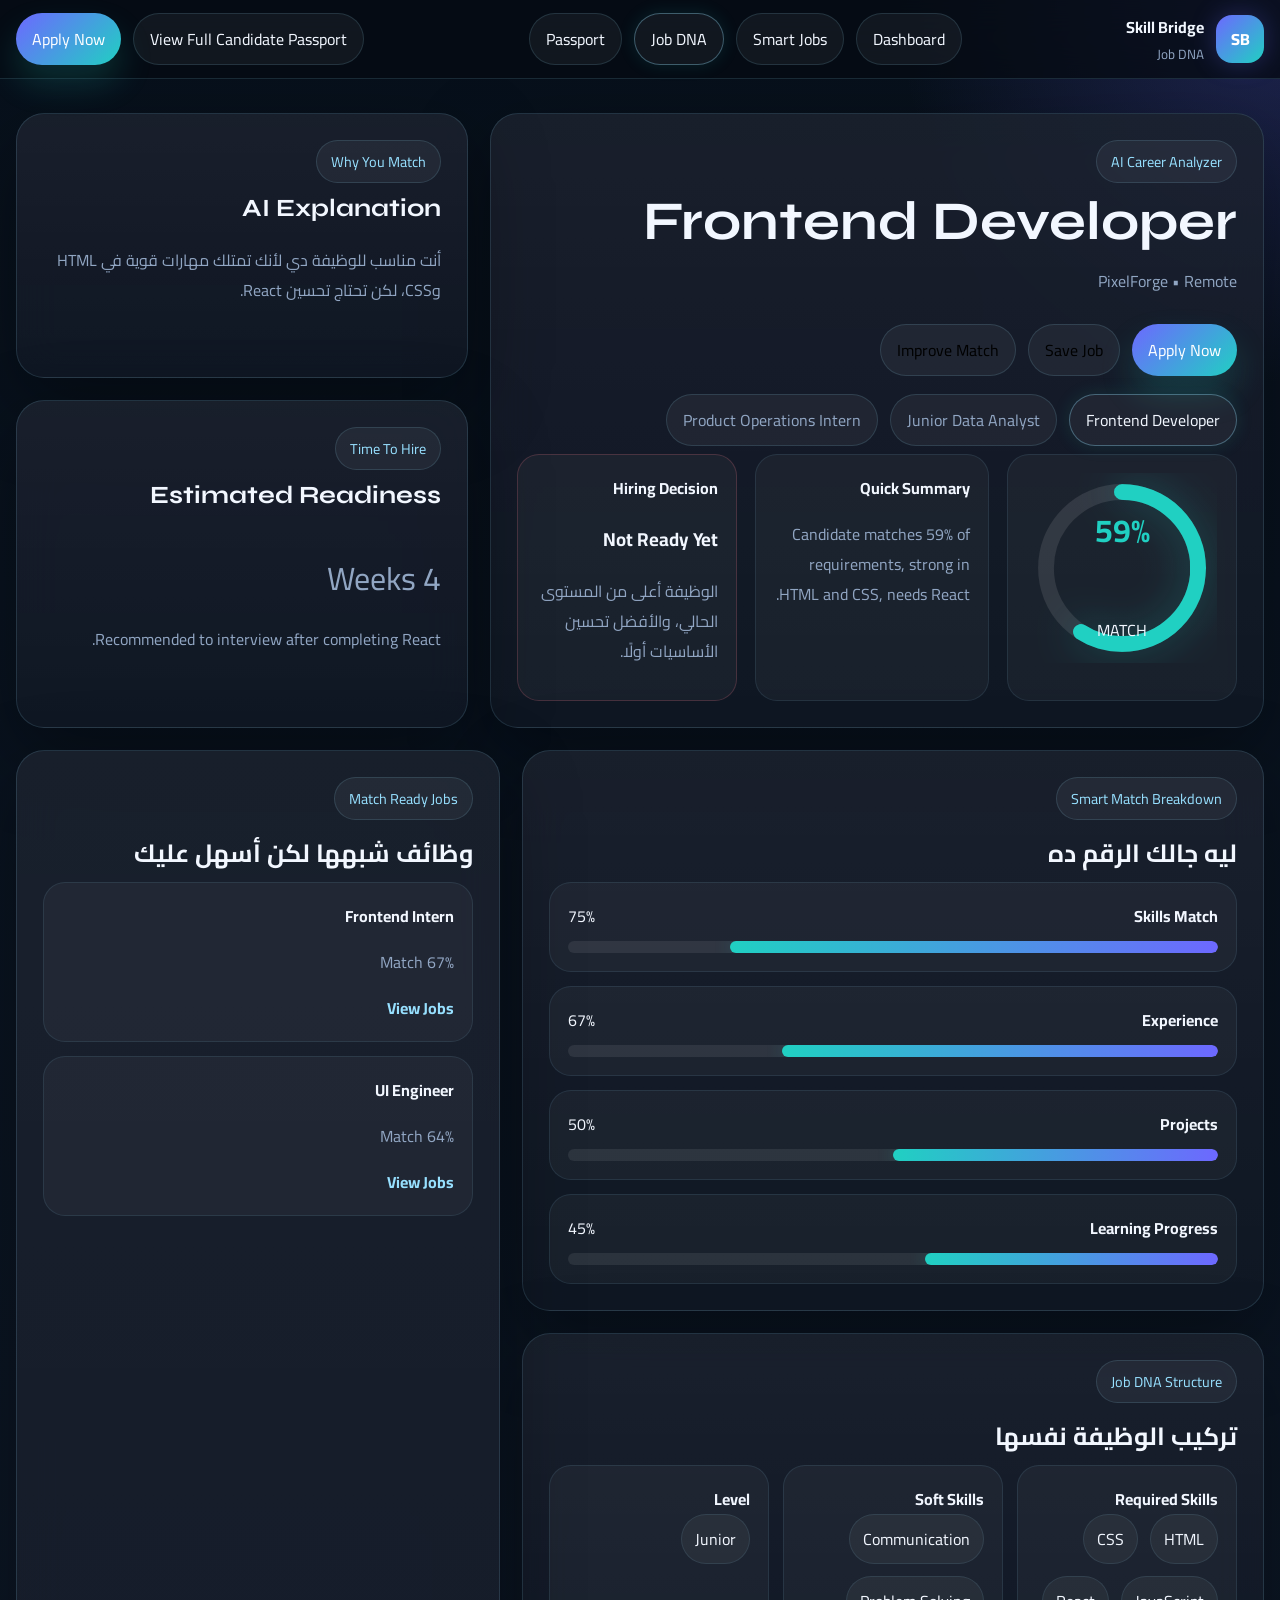
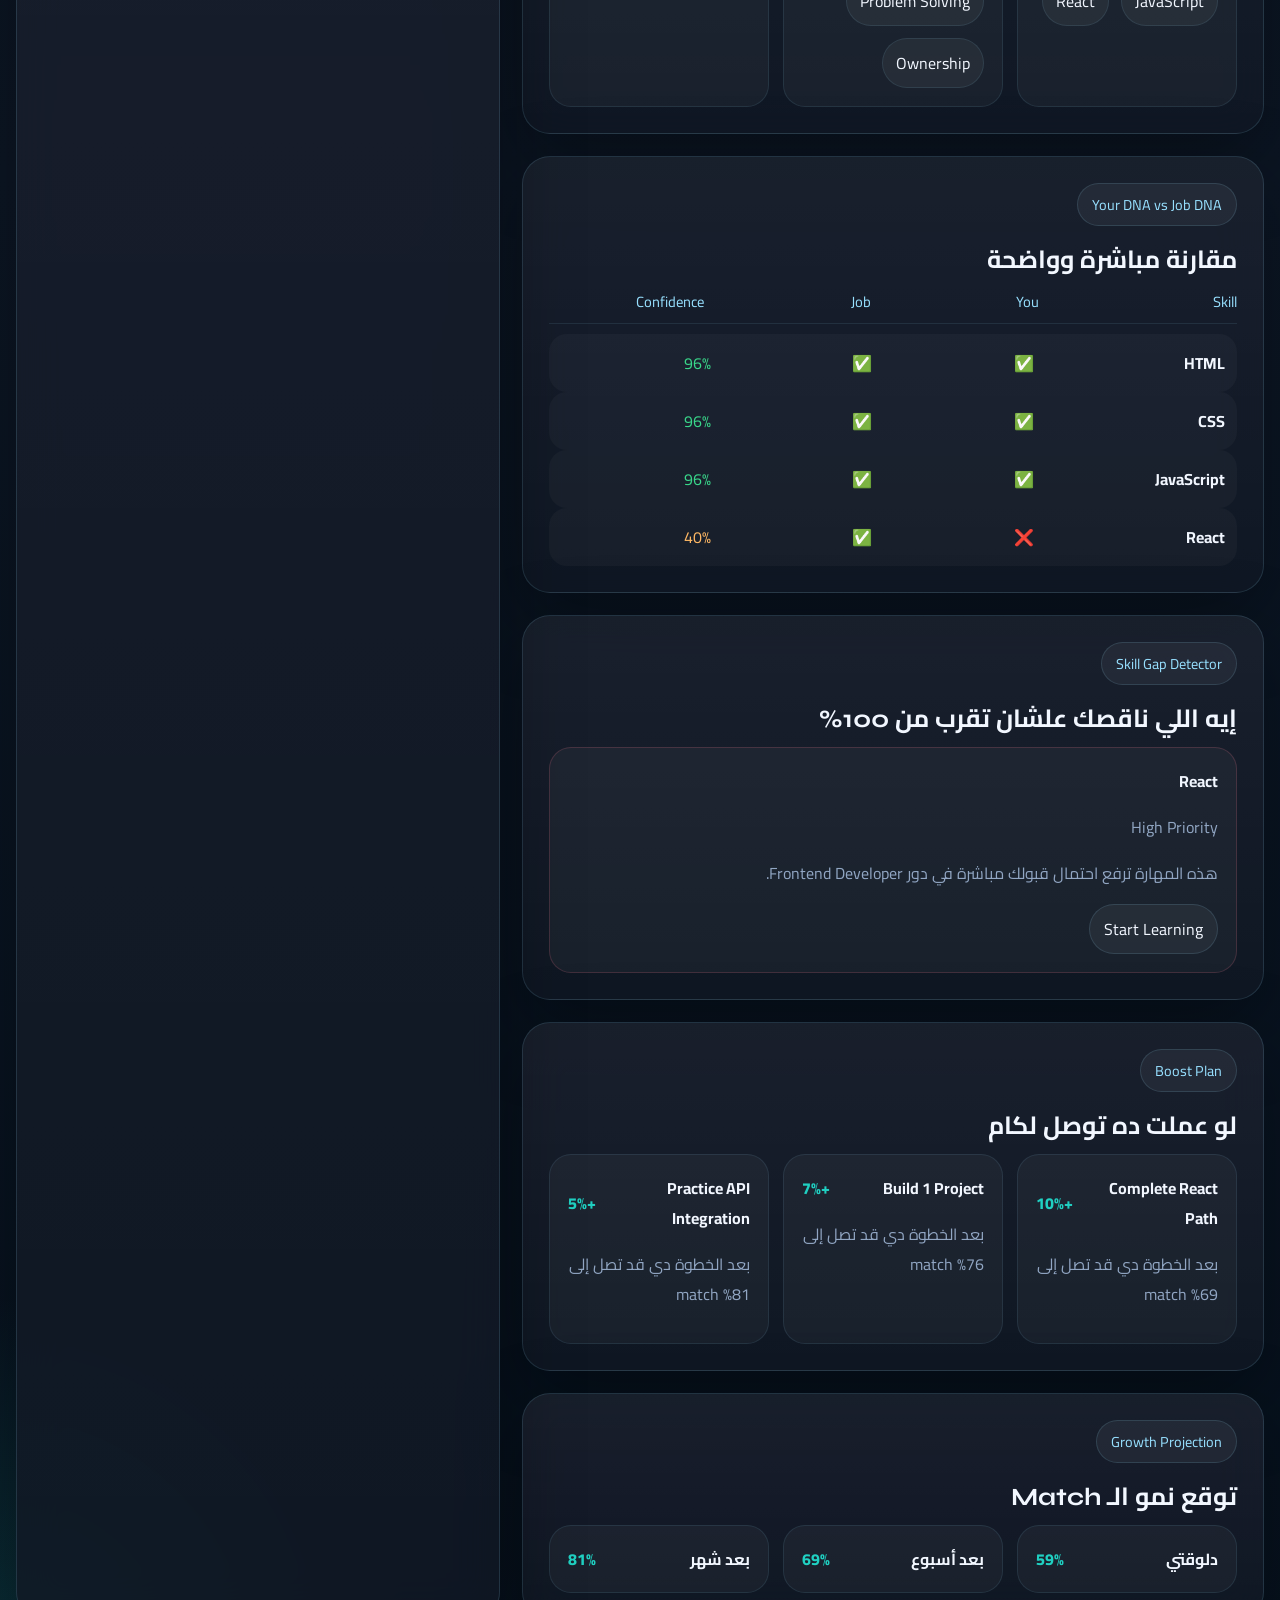
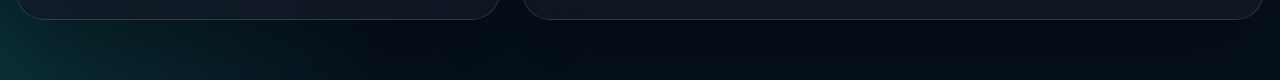
<file: job-dna.html>
<!DOCTYPE html>
<html lang="ar" dir="rtl">
<head>
  <meta charset="UTF-8">
  <meta name="viewport" content="width=device-width, initial-scale=1.0">
  <title>Skill Bridge | Job DNA</title>
  <link rel="preconnect" href="https://fonts.googleapis.com">
  <link rel="preconnect" href="https://fonts.gstatic.com" crossorigin>
  <link href="https://fonts.googleapis.com/css2?family=Cairo:wght@400;600;700;800;900&family=Syne:wght@600;700;800&display=swap" rel="stylesheet">
  <link rel="stylesheet" href="job-dna.css">
</head>
<body>
  <header class="job-topbar" id="jobTopbar">
    <div class="topbar-shell">
      <a class="job-brand" href="index.html">
        <span class="brand-mark">SB</span>
        <span class="brand-copy">
          <strong>Skill Bridge</strong>
          <small>Job DNA</small>
        </span>
      </a>

      <button class="menu-toggle" data-menu-toggle type="button" aria-label="فتح القائمة">☰</button>

      <nav class="topbar-links">
        <a href="student-dashboard.html">Dashboard</a>
        <a href="smart-jobs.html">Smart Jobs</a>
        <a class="active" href="job-dna.html">Job DNA</a>
        <a href="candidate-passport.html">Passport</a>
      </nav>

      <div class="topbar-actions">
        <a class="ghost-link" href="candidate-passport.html">View Full Candidate Passport</a>
        <button class="primary-link" type="button" id="heroApplyBtn">Apply Now</button>
      </div>
    </div>
  </header>

  <main class="job-page">
    <section class="hero-grid">
      <article class="hero-card reveal">
        <div class="hero-top">
          <div>
            <span class="eyebrow">AI Career Analyzer</span>
            <h1 id="jobTitle">Frontend Developer</h1>
            <p class="hero-company" id="jobCompany">TechNova • Remote</p>
          </div>
          <div class="hero-actions">
            <button class="primary-link action-btn" type="button" id="applyNowBtn">Apply Now</button>
            <button class="ghost-link action-btn" type="button" id="saveJobBtn">Save Job</button>
            <button class="ghost-link action-btn" type="button" id="improveMatchBtn">Improve Match</button>
          </div>
        </div>

        <div class="picker-strip" id="jobPicker"></div>

        <div class="hero-summary-grid">
          <div class="match-ring-card">
            <div class="match-ring">
              <svg viewBox="0 0 120 120">
                <circle class="ring-bg" cx="60" cy="60" r="48"></circle>
                <circle class="ring-value" id="matchRing" cx="60" cy="60" r="48"></circle>
              </svg>
              <div class="ring-copy">
                <strong id="overallMatch">78%</strong>
                <span>MATCH</span>
              </div>
            </div>
          </div>

          <div class="quick-box">
            <strong>Quick Summary</strong>
            <p id="quickSummary">Candidate matches 78% of requirements, strong in frontend basics, needs React experience.</p>
          </div>

          <div class="decision-box" id="decisionBox">
            <strong>Hiring Decision</strong>
            <h3 id="decisionTitle">Strong Candidate</h3>
            <p id="decisionCopy">مناسب للمرحلة التالية مع Gap واحد واضح فقط.</p>
          </div>
        </div>
      </article>

      <aside class="side-stack">
        <article class="panel-card reveal">
          <div class="section-head">
            <div>
              <span class="eyebrow">Why You Match</span>
              <h2>AI Explanation</h2>
            </div>
          </div>
          <p id="whyMatchCopy">أنت مناسب للوظيفة دي لأنك تمتلك مهارات قوية في HTML وCSS، لكن تحتاج تحسين React.</p>
        </article>

        <article class="panel-card reveal">
          <div class="section-head">
            <div>
              <span class="eyebrow">Time To Hire</span>
              <h2>Estimated Readiness</h2>
            </div>
          </div>
          <p class="big-number" id="timeToHire">2 Weeks</p>
          <p id="aiRecommendation">Recommended to interview after completing React module.</p>
        </article>
      </aside>
    </section>

    <section class="content-grid">
      <section class="main-column">
        <article class="panel-card reveal">
          <div class="section-head">
            <div>
              <span class="eyebrow">Smart Match Breakdown</span>
              <h2>ليه جالك الرقم ده</h2>
            </div>
          </div>
          <div class="breakdown-list" id="breakdownList"></div>
        </article>

        <article class="panel-card reveal">
          <div class="section-head">
            <div>
              <span class="eyebrow">Job DNA Structure</span>
              <h2>تركيب الوظيفة نفسها</h2>
            </div>
          </div>
          <div class="dna-structure">
            <div class="dna-block">
              <strong>Required Skills</strong>
              <div class="chip-list" id="requiredSkills"></div>
            </div>
            <div class="dna-block">
              <strong>Soft Skills</strong>
              <div class="chip-list" id="softSkills"></div>
            </div>
            <div class="dna-block">
              <strong>Level</strong>
              <div class="chip-list"><span class="dna-chip" id="jobLevel">Junior</span></div>
            </div>
          </div>
        </article>

        <article class="panel-card reveal">
          <div class="section-head">
            <div>
              <span class="eyebrow">Your DNA vs Job DNA</span>
              <h2>مقارنة مباشرة وواضحة</h2>
            </div>
          </div>
          <div class="comparison-table">
            <div class="table-head">
              <span>Skill</span>
              <span>You</span>
              <span>Job</span>
              <span>Confidence</span>
            </div>
            <div id="comparisonRows"></div>
          </div>
        </article>

        <article class="panel-card reveal">
          <div class="section-head">
            <div>
              <span class="eyebrow">Skill Gap Detector</span>
              <h2>إيه اللي ناقصك علشان تقرب من 100%</h2>
            </div>
          </div>
          <div class="gap-grid" id="gapGrid"></div>
        </article>

        <article class="panel-card reveal">
          <div class="section-head">
            <div>
              <span class="eyebrow">Boost Plan</span>
              <h2>لو عملت ده توصل لكام</h2>
            </div>
          </div>
          <div class="boost-list" id="boostList"></div>
        </article>

        <article class="panel-card reveal">
          <div class="section-head">
            <div>
              <span class="eyebrow">Growth Projection</span>
              <h2>توقع نمو الـ Match</h2>
            </div>
          </div>
          <div class="growth-grid" id="growthProjection"></div>
        </article>
      </section>

      <aside class="side-column">
        <article class="panel-card reveal">
          <div class="section-head">
            <div>
              <span class="eyebrow">Match Ready Jobs</span>
              <h2>وظائف شبهها لكن أسهل عليك</h2>
            </div>
          </div>
          <div class="match-ready-list" id="matchReadyJobs"></div>
        </article>

        <article class="panel-card reveal recruiter-only" id="candidateRankingPanel">
          <div class="section-head">
            <div>
              <span class="eyebrow">Top Candidates</span>
              <h2>مقارنة سريعة بين المتقدمين</h2>
            </div>
          </div>
          <div class="ranking-list" id="candidateRanking"></div>
        </article>

        <article class="panel-card reveal recruiter-only" id="redFlagsPanel">
          <div class="section-head">
            <div>
              <span class="eyebrow">Red Flags</span>
              <h2>ملاحظات لازم تتشاف</h2>
            </div>
          </div>
          <div class="flag-list" id="redFlags"></div>
        </article>

        <article class="panel-card reveal recruiter-only" id="notesPanel">
          <div class="section-head">
            <div>
              <span class="eyebrow">Recruiter Notes</span>
              <h2>اكتب قرارك بسرعة</h2>
            </div>
          </div>
          <textarea class="note-area" id="recruiterNotes" placeholder="Promising but needs more React practice"></textarea>
          <button class="primary-link note-save" type="button" id="saveNotesBtn">Save Notes</button>
        </article>
      </aside>
    </section>
  </main>

  <div class="toast" id="jobDnaToast"></div>

  <script src="job-dna.js"></script>
</body>
</html>
</file>
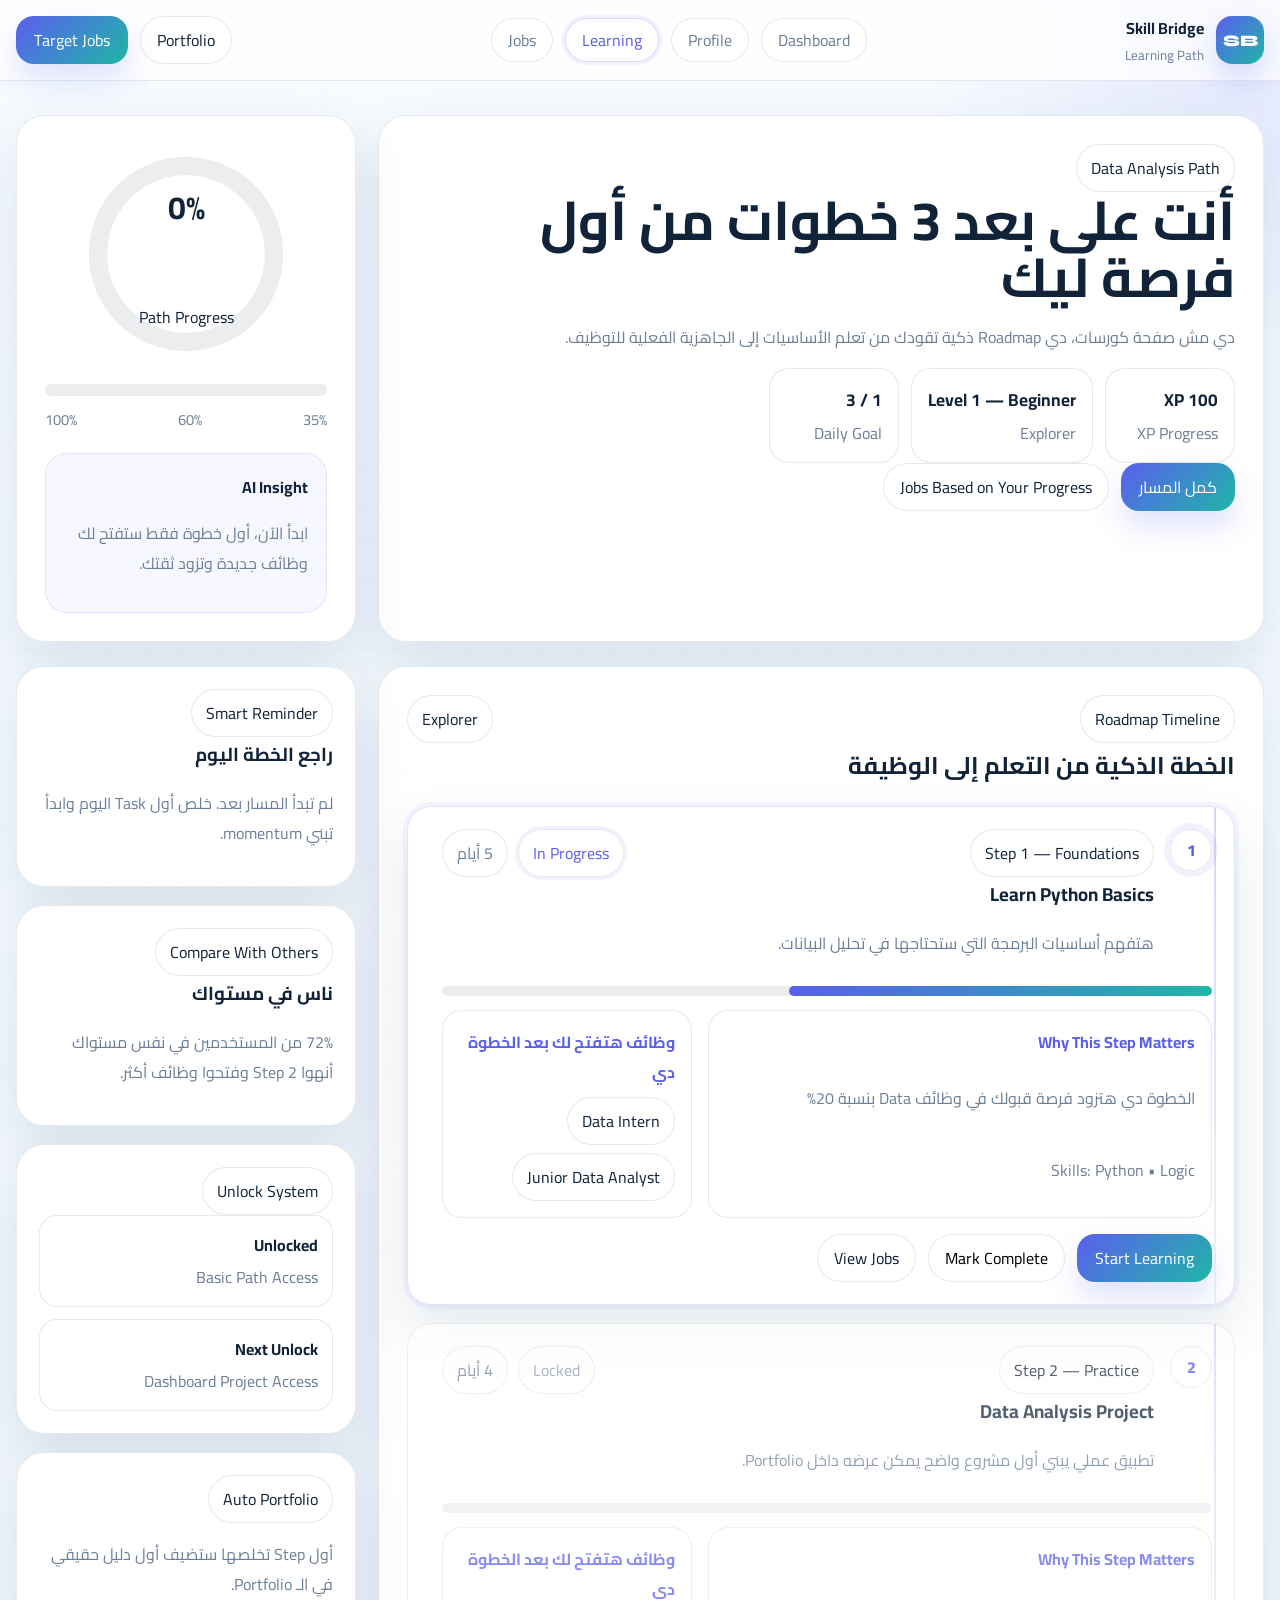
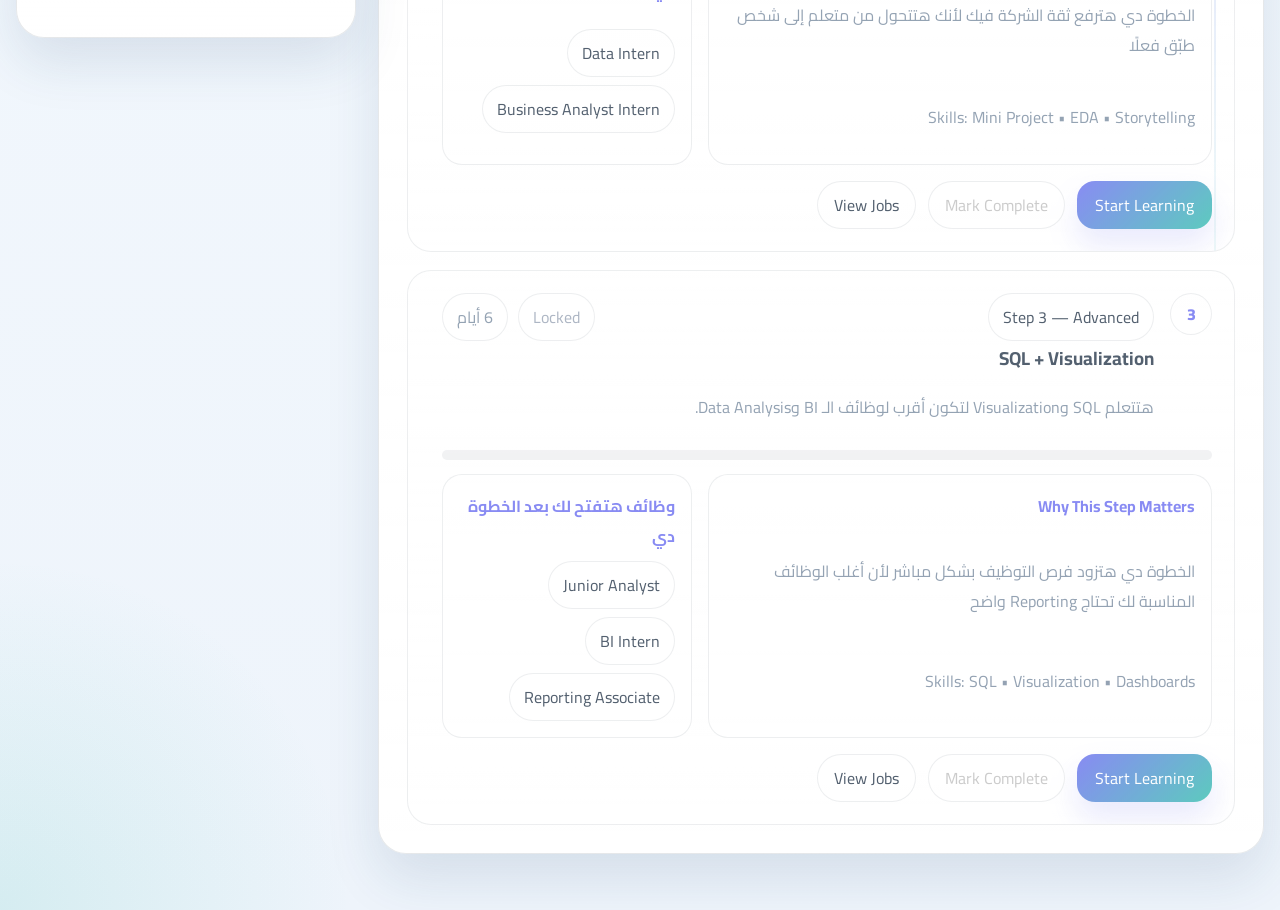
<file: learning-path.html>
<!DOCTYPE html>
<html lang="ar" dir="rtl">
<head>
  <meta charset="UTF-8">
  <meta name="viewport" content="width=device-width, initial-scale=1.0">
  <title>Skill Bridge | Learning Path</title>
  <link rel="preconnect" href="https://fonts.googleapis.com">
  <link rel="preconnect" href="https://fonts.gstatic.com" crossorigin>
  <link href="https://fonts.googleapis.com/css2?family=Cairo:wght@400;600;700;800;900&family=Syne:wght@600;700;800&display=swap" rel="stylesheet">
  <link rel="stylesheet" href="learning-path.css">
</head>
<body>
  <header class="path-topbar" id="pathTopbar">
    <div class="topbar-shell">
      <a class="path-brand" href="index.html">
        <span class="brand-mark">SB</span>
        <span class="brand-copy">
          <strong>Skill Bridge</strong>
          <small>Learning Path</small>
        </span>
      </a>

      <button class="menu-toggle" data-menu-toggle type="button" aria-label="فتح القائمة">☰</button>

      <nav class="topbar-links">
        <a href="student-dashboard.html">Dashboard</a>
        <a href="talent-dna.html">Profile</a>
        <a class="active" href="learning-path.html">Learning</a>
        <a href="smart-jobs.html">Jobs</a>
      </nav>

      <div class="topbar-actions">
        <a class="ghost-link" href="candidate-passport.html">Portfolio</a>
        <a class="primary-link" href="smart-jobs.html">Target Jobs</a>
      </div>
    </div>
  </header>

  <main class="path-page">
    <section class="hero-grid">
      <article class="hero-panel reveal">
        <span class="eyebrow">Data Analysis Path</span>
        <h1>أنت على بعد 3 خطوات من أول فرصة ليك</h1>
        <p>دي مش صفحة كورسات، دي Roadmap ذكية تقودك من تعلم الأساسيات إلى الجاهزية الفعلية للتوظيف.</p>

        <div class="hero-metrics">
          <div class="hero-metric">
            <strong id="xpValue">150 XP</strong>
            <span>XP Progress</span>
          </div>
          <div class="hero-metric">
            <strong id="levelValue">Level 2</strong>
            <span>Explorer</span>
          </div>
          <div class="hero-metric">
            <strong id="dailyGoalValue">1 / 1</strong>
            <span>Daily Goal</span>
          </div>
        </div>

        <div class="hero-actions">
          <button class="primary-btn" type="button" id="resumePathBtn">كمل المسار</button>
          <a class="ghost-btn" href="smart-jobs.html">Jobs Based on Your Progress</a>
        </div>
      </article>

      <aside class="progress-panel reveal">
        <div class="progress-circle" aria-label="Path progress">
          <svg viewBox="0 0 120 120">
            <circle class="progress-bg" cx="60" cy="60" r="48"></circle>
            <circle class="progress-value" id="progressCircle" cx="60" cy="60" r="48"></circle>
          </svg>
          <div class="progress-copy">
            <strong id="progressPercent">35%</strong>
            <span>Path Progress</span>
          </div>
        </div>

        <div class="progress-bar-shell">
          <div class="progress-bar">
            <span id="progressBar"></span>
          </div>
          <div class="progress-legend">
            <span>35%</span>
            <span>60%</span>
            <span>100%</span>
          </div>
        </div>

        <div class="smart-box">
          <strong>AI Insight</strong>
          <p id="aiInsight">لو كملت الخطوتين الجايين، فرصتك في التوظيف هتزيد 40%.</p>
        </div>
      </aside>
    </section>

    <section class="path-layout">
      <section class="timeline-panel reveal">
        <div class="section-head">
          <div>
            <span class="eyebrow">Roadmap Timeline</span>
            <h2>الخطة الذكية من التعلم إلى الوظيفة</h2>
          </div>
          <div class="section-badges" id="badgeList">
            <span class="badge-pill">Explorer</span>
            <span class="badge-pill muted">Python Beginner</span>
          </div>
        </div>

        <div class="timeline-track" id="timelineTrack"></div>
      </section>

      <aside class="side-panel reveal">
        <div class="side-card">
          <span class="eyebrow">Smart Reminder</span>
          <h3>راجع الخطة اليوم</h3>
          <p id="reminderCopy">آخر نشاط كان من يومين. خلص Task واحد اليوم عشان تحافظ على التقدم.</p>
        </div>

        <div class="side-card">
          <span class="eyebrow">Compare With Others</span>
          <h3>ناس في مستواك</h3>
          <p>72% من المستخدمين في نفس مستواك أنهوا Step 2 وفتحوا وظائف أكثر.</p>
        </div>

        <div class="side-card">
          <span class="eyebrow">Unlock System</span>
          <div class="unlock-list" id="unlockList">
            <div>
              <strong>Unlocked</strong>
              <span>Data Intern Jobs</span>
            </div>
            <div>
              <strong>Next Unlock</strong>
              <span>Dashboard Project Access</span>
            </div>
          </div>
        </div>

        <div class="side-card">
          <span class="eyebrow">Auto Portfolio</span>
          <p id="portfolioHint">كل Step تخلصها تضيف دليل جديد في الـ Portfolio وتزود ثقة الشركة فيك.</p>
        </div>
      </aside>
    </section>
  </main>

  <section class="learning-modal hidden" id="learningModal" aria-hidden="true">
    <div class="modal-backdrop" data-close-modal></div>
    <div class="modal-card">
      <button class="modal-close" type="button" data-close-modal>×</button>
      <div id="modalContent"></div>
    </div>
  </section>

  <div class="toast" id="pathToast"></div>

  <script src="learning-path.js"></script>
</body>
</html>
</file>
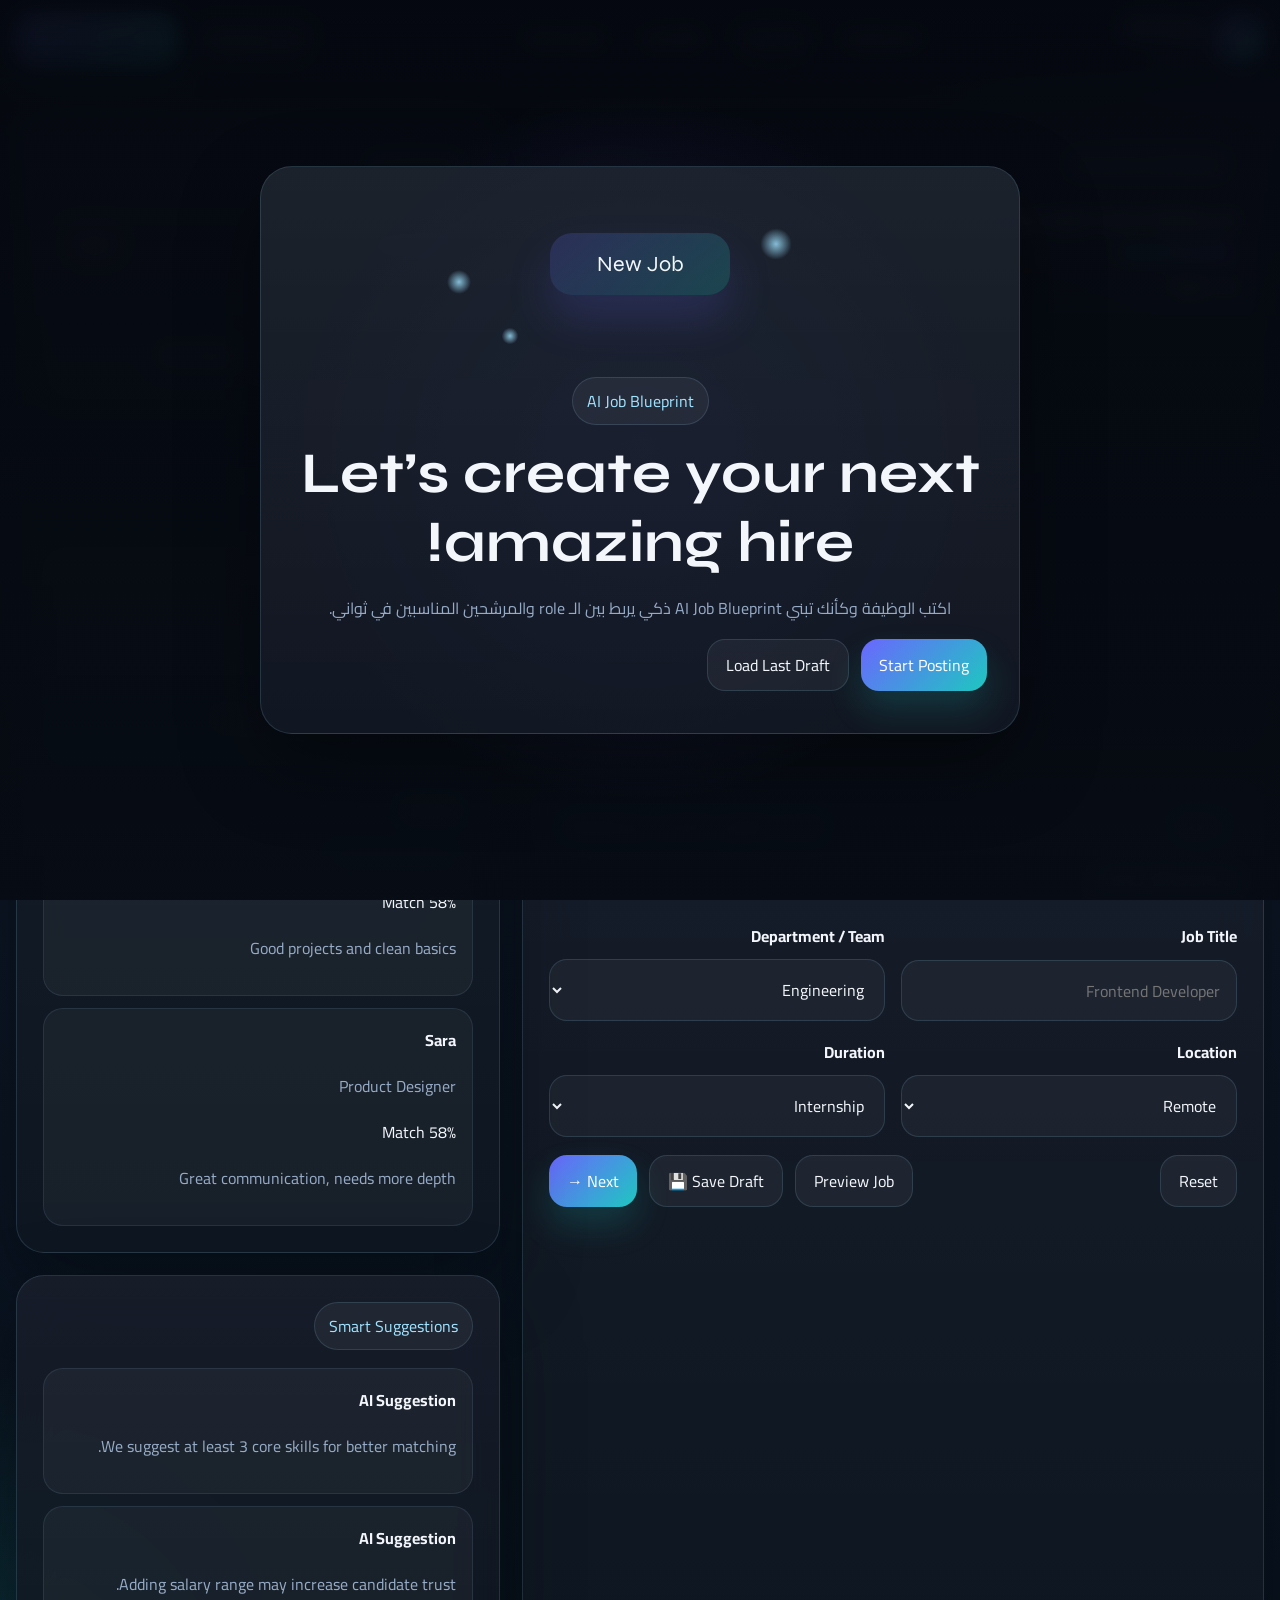
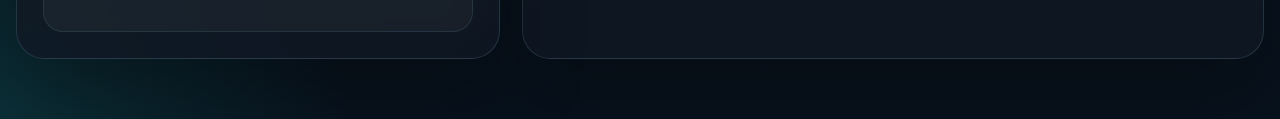
<file: post-jop.html>
<!DOCTYPE html>
<html lang="ar" dir="rtl">
<head>
  <meta charset="UTF-8">
  <meta name="viewport" content="width=device-width, initial-scale=1.0">
  <title>Skill Bridge | Post Job</title>
  <link rel="preconnect" href="https://fonts.googleapis.com">
  <link rel="preconnect" href="https://fonts.gstatic.com" crossorigin>
  <link href="https://fonts.googleapis.com/css2?family=Cairo:wght@400;600;700;800;900&family=Syne:wght@600;700;800&display=swap" rel="stylesheet">
  <link rel="stylesheet" href="post-job.css">
</head>
<body>
  <section class="post-intro" id="postIntro" aria-hidden="false">
    <div class="intro-core">
      <div class="intro-illustration">
        <div class="floating-card">New Job</div>
        <div class="floating-dot dot-a"></div>
        <div class="floating-dot dot-b"></div>
        <div class="floating-dot dot-c"></div>
      </div>
      <span class="eyebrow">AI Job Blueprint</span>
      <h1>Let’s create your next amazing hire!</h1>
      <p>اكتب الوظيفة وكأنك تبني AI Job Blueprint ذكي يربط بين الـ role والمرشحين المناسبين في ثواني.</p>
      <div class="intro-actions">
        <button class="primary-btn" type="button" id="startPostingBtn">Start Posting</button>
        <button class="ghost-btn" type="button" id="loadDraftBtn">Load Last Draft</button>
      </div>
    </div>
  </section>

  <header class="post-topbar" id="postTopbar">
    <div class="topbar-shell">
      <a class="post-brand" href="index.html">
        <span class="brand-mark">SB</span>
        <span class="brand-copy">
          <strong>Skill Bridge</strong>
          <small>Post Job</small>
        </span>
      </a>

      <button class="menu-toggle" type="button" data-menu-toggle aria-label="فتح القائمة">☰</button>

      <nav class="topbar-links">
        <a href="company-dashboard.html">Dashboard</a>
        <a class="active" href="post-job.html">Post Job</a>
        <a href="job-dna.html">Job DNA</a>
        <a href="smart-jobs.html">Smart Jobs</a>
      </nav>

      <div class="topbar-actions">
        <button class="ghost-link" type="button" id="duplicateJobBtn">Duplicate Job</button>
        <a class="primary-link" href="company-dashboard.html">Back to Dashboard</a>
      </div>
    </div>
  </header>

  <main class="post-page">
    <section class="post-shell">
      <section class="post-main reveal">
        <div class="wizard-progress">
          <div class="progress-head">
            <div>
              <span class="eyebrow">Interactive Job Wizard</span>
              <h1>ابنِ وظيفة ذكية خطوة بخطوة</h1>
            </div>
            <div class="score-card">
              <strong id="jobScoreValue">18%</strong>
              <span>Job Score</span>
            </div>
          </div>

          <div class="progress-bar">
            <span id="jobProgressBar"></span>
          </div>

          <div class="progress-meta">
            <strong id="jobProgressLabel">Step 1 / 6</strong>
            <span id="jobProgressCopy">ابدأ بأساسيات الوظيفة حتى يظهر الـ live preview بشكل واضح.</span>
          </div>
        </div>

        <form class="wizard-card" id="postJobForm" novalidate>
          <section class="wizard-step active" data-step="1">
            <div class="step-head">
              <div>
                <span class="eyebrow">Step 1</span>
                <h2>Job Basics</h2>
              </div>
              <span class="step-tip">الاسم + الفريق + المكان + نوع الوظيفة</span>
            </div>

            <div class="grid two">
              <div class="field">
                <label for="jobTitle">Job Title</label>
                <input id="jobTitle" type="text" placeholder="Frontend Developer">
              </div>
              <div class="field">
                <label for="jobDepartment">Department / Team</label>
                <select id="jobDepartment">
                  <option value="">Choose Team</option>
                  <option>Engineering</option>
                  <option>Product</option>
                  <option>Data</option>
                  <option>Marketing</option>
                </select>
              </div>
              <div class="field">
                <label for="jobLocation">Location</label>
                <select id="jobLocation">
                  <option value="">Choose Location</option>
                  <option>Remote</option>
                  <option>On-site</option>
                  <option>Hybrid</option>
                </select>
              </div>
              <div class="field">
                <label for="jobDuration">Duration</label>
                <select id="jobDuration">
                  <option value="">Choose Type</option>
                  <option>Full-time</option>
                  <option>Part-time</option>
                  <option>Internship</option>
                </select>
              </div>
            </div>
          </section>

          <section class="wizard-step" data-step="2">
            <div class="step-head">
              <div>
                <span class="eyebrow">Step 2</span>
                <h2>Job Skills</h2>
              </div>
              <span class="step-tip">Core + Optional + skill confidence</span>
            </div>

            <div class="field">
              <label>Skill Templates</label>
              <div class="tag-wrap" id="templateSelector">
                <button class="tag-btn" type="button" data-template="frontend">Frontend Developer</button>
                <button class="tag-btn" type="button" data-template="data">Data Analyst</button>
                <button class="tag-btn" type="button" data-template="backend">Backend Developer</button>
              </div>
            </div>

            <div class="grid two">
              <div class="field">
                <label for="coreSkills">Core Skills</label>
                <input id="coreSkills" type="text" placeholder="HTML, CSS, JavaScript, React">
              </div>
              <div class="field">
                <label for="optionalSkills">Optional Skills</label>
                <input id="optionalSkills" type="text" placeholder="TypeScript, Testing, APIs">
              </div>
              <div class="field wide">
                <label for="skillLevel">Skill Level</label>
                <input id="skillLevel" type="range" min="1" max="3" value="2">
                <small class="range-copy"><span id="skillLevelValue">Intermediate</span> required level</small>
              </div>
            </div>

            <div class="skill-bars" id="skillBars"></div>
          </section>

          <section class="wizard-step" data-step="3">
            <div class="step-head">
              <div>
                <span class="eyebrow">Step 3</span>
                <h2>Requirements & Experience</h2>
              </div>
              <span class="step-tip">Student-ready ولا محتاج senior more</span>
            </div>

            <div class="grid two">
              <div class="field">
                <label for="minExperience">Minimum Experience</label>
                <select id="minExperience">
                  <option value="">Choose Experience</option>
                  <option>0-6 Months</option>
                  <option>1 Year</option>
                  <option>2 Years</option>
                  <option>3+ Years</option>
                </select>
              </div>
              <div class="field">
                <label for="qualifications">Required Qualifications</label>
                <select id="qualifications">
                  <option value="">Choose Qualification</option>
                  <option>Any Relevant Degree</option>
                  <option>Bachelor</option>
                  <option>Portfolio + Projects</option>
                </select>
              </div>
            </div>

            <div class="toggle-grid">
              <label class="toggle-box"><input id="studentReady" type="checkbox" checked><span>Student-ready</span></label>
              <label class="toggle-box"><input id="internshipFriendly" type="checkbox" checked><span>Internship-friendly</span></label>
              <label class="toggle-box"><input id="needsSenior" type="checkbox"><span>Needs Senior</span></label>
            </div>
          </section>

          <section class="wizard-step" data-step="4">
            <div class="step-head">
              <div>
                <span class="eyebrow">Step 4</span>
                <h2>Compensation & Benefits</h2>
              </div>
              <span class="step-tip">Live effect على candidate attraction</span>
            </div>

            <div class="grid two">
              <div class="field">
                <label for="salaryRange">Salary Range</label>
                <input id="salaryRange" type="text" placeholder="8,000 - 12,000 EGP">
              </div>
              <div class="field">
                <label for="remoteFlex">Remote Flexibility</label>
                <input id="remoteFlex" type="range" min="0" max="100" value="60">
                <small class="range-copy"><span id="remoteFlexValue">60%</span> flexibility level</small>
              </div>
            </div>

            <div class="tag-wrap" id="benefitsSelector">
              <button class="tag-btn" type="button" data-benefit="Flexible Hours">Flexible Hours</button>
              <button class="tag-btn" type="button" data-benefit="Mentorship">Mentorship</button>
              <button class="tag-btn" type="button" data-benefit="Learning Budget">Learning Budget</button>
              <button class="tag-btn" type="button" data-benefit="Remote Days">Remote Days</button>
            </div>

            <article class="tip-card">
              <strong>Salary Impact</strong>
              <p id="salaryImpactText">إضافة salary range واضح قد ترفع التفاعل من المرشحين المناسبين.</p>
            </article>
          </section>

          <section class="wizard-step" data-step="5">
            <div class="step-head">
              <div>
                <span class="eyebrow">Step 5</span>
                <h2>Smart Job Analysis</h2>
              </div>
              <span class="step-tip">السيستم يحلل quality المتوقعة</span>
            </div>

            <div class="analysis-grid">
              <div class="analysis-ring-card">
                <div class="analysis-ring">
                  <svg viewBox="0 0 120 120">
                    <circle class="ring-bg" cx="60" cy="60" r="48"></circle>
                    <circle class="ring-value" id="analysisRing" cx="60" cy="60" r="48"></circle>
                  </svg>
                  <div class="ring-copy">
                    <strong id="analysisMatchValue">78%</strong>
                    <span>Predicted Match</span>
                  </div>
                </div>
              </div>

              <div class="analysis-breakdown" id="analysisBreakdown"></div>
            </div>
          </section>

          <section class="wizard-step" data-step="6">
            <div class="step-head">
              <div>
                <span class="eyebrow">Step 6</span>
                <h2>AI Recommendations & Final Review</h2>
              </div>
              <span class="step-tip">شريك قرار وليس فورم فقط</span>
            </div>

            <div class="review-card">
              <strong>AI Recommendations</strong>
              <div class="recommendation-list" id="aiRecommendations"></div>
            </div>

            <div class="review-card">
              <strong>Final Review</strong>
              <div class="summary-list" id="jobSummary"></div>
            </div>
          </section>

          <div class="wizard-actions">
            <button class="ghost-btn" type="button" id="resetJobBtn">Reset</button>
            <div class="wizard-actions-end">
              <button class="ghost-btn" type="button" id="previewJobBtn">Preview Job</button>
              <button class="ghost-btn" type="button" id="saveDraftBtn">Save Draft 💾</button>
              <button class="ghost-btn" type="button" id="prevJobStepBtn">Back ←</button>
              <button class="primary-btn" type="button" id="nextJobStepBtn">Next →</button>
              <button class="primary-btn hidden" type="button" id="publishJobBtn">Publish Job ✅</button>
            </div>
          </div>
        </form>
      </section>

      <aside class="post-side reveal">
        <article class="preview-card">
          <span class="eyebrow">Live Preview</span>
          <div class="job-preview-card">
            <div class="job-preview-top">
              <strong id="previewJobTitle">New Job Title</strong>
              <span class="status-pill" id="previewStatus">Draft</span>
            </div>
            <p id="previewCompany">Your Company • Remote</p>
            <div class="preview-tags" id="previewMetaTags"></div>
            <div class="preview-tags" id="previewSkillTags"></div>
          </div>
        </article>

        <article class="preview-card">
          <span class="eyebrow">Candidate Preview</span>
          <div class="candidate-carousel" id="candidatePreview"></div>
        </article>

        <article class="preview-card">
          <span class="eyebrow">Smart Suggestions</span>
          <div class="suggestions-list" id="jobSuggestions"></div>
        </article>
      </aside>
    </section>
  </main>

  <div class="toast" id="postJobToast"></div>

  <script src="post-job.js"></script>
</body>
</html>
</file>
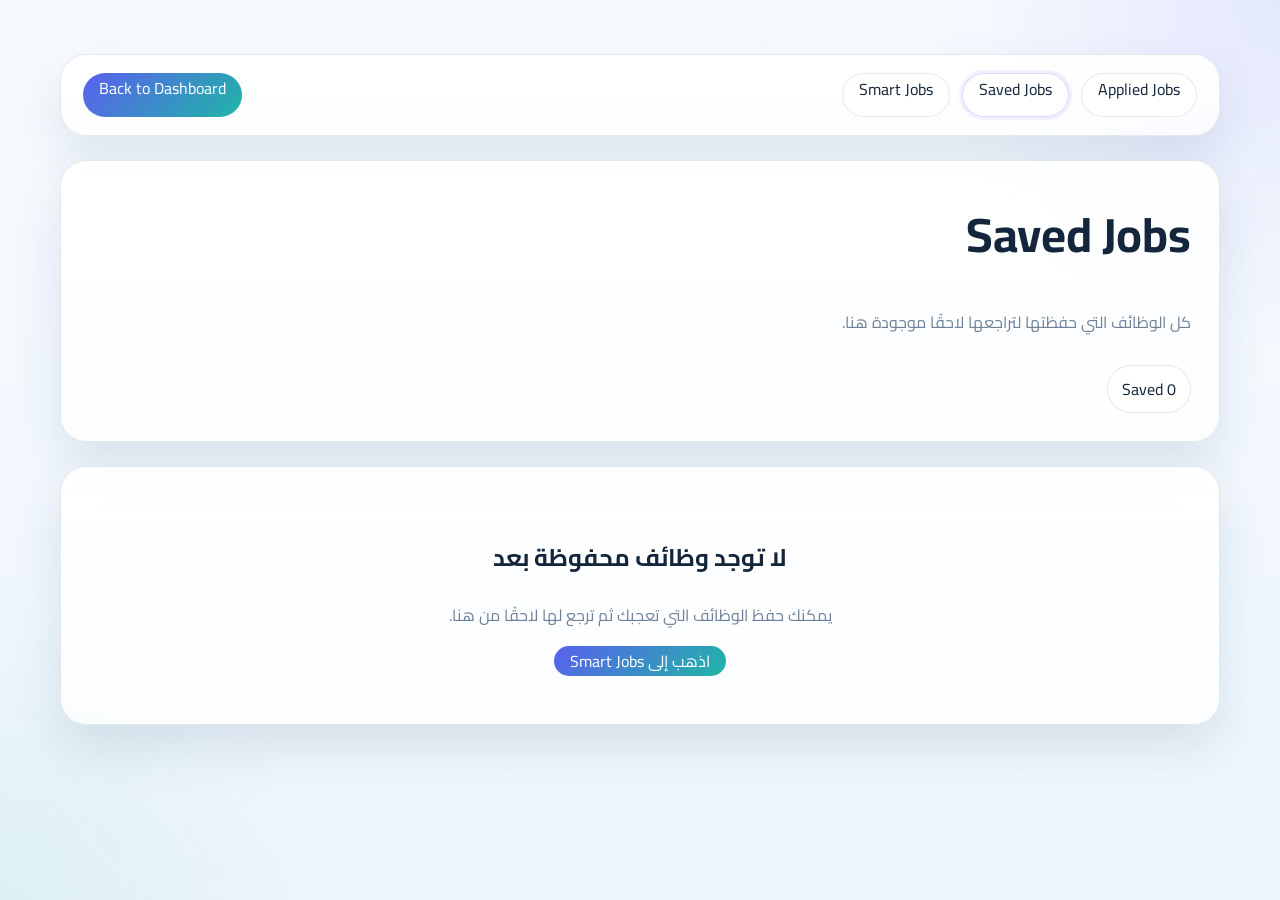
<file: saved-jobs.html>
<!DOCTYPE html>
<html lang="ar" dir="rtl">
<head>
  <meta charset="UTF-8">
  <meta name="viewport" content="width=device-width, initial-scale=1.0">
  <title>Skill Bridge | Saved Jobs</title>
  <link rel="preconnect" href="https://fonts.googleapis.com">
  <link rel="preconnect" href="https://fonts.gstatic.com" crossorigin>
  <link href="https://fonts.googleapis.com/css2?family=Cairo:wght@400;600;700;800&display=swap" rel="stylesheet">
  <link rel="stylesheet" href="jobs-library.css">
</head>
<body data-library-page="saved">
  <main class="library-shell">
    <section class="library-topbar">
      <div class="library-links">
        <a class="nav-pill" href="applied-jobs.html">Applied Jobs</a>
        <a class="nav-pill active" href="saved-jobs.html">Saved Jobs</a>
        <a class="nav-pill" href="smart-jobs.html">Smart Jobs</a>
      </div>
      <a class="primary-btn" href="student-dashboard.html">Back to Dashboard</a>
    </section>

    <section class="library-hero">
      <h1 id="libraryTitle">Saved Jobs</h1>
      <p id="libraryCopy"></p>
      <div class="hero-actions">
        <span class="match-pill" id="libraryCount">0 Saved</span>
      </div>
    </section>

    <section class="library-grid" id="libraryGrid"></section>
    <section class="empty-state hidden" id="libraryEmpty">
      <h2>لا توجد وظائف محفوظة بعد</h2>
      <p>يمكنك حفظ الوظائف التي تعجبك ثم ترجع لها لاحقًا من هنا.</p>
      <a class="primary-btn" href="smart-jobs.html">اذهب إلى Smart Jobs</a>
    </section>
  </main>

  <script src="jobs-library.js"></script>
</body>
</html>
</file>
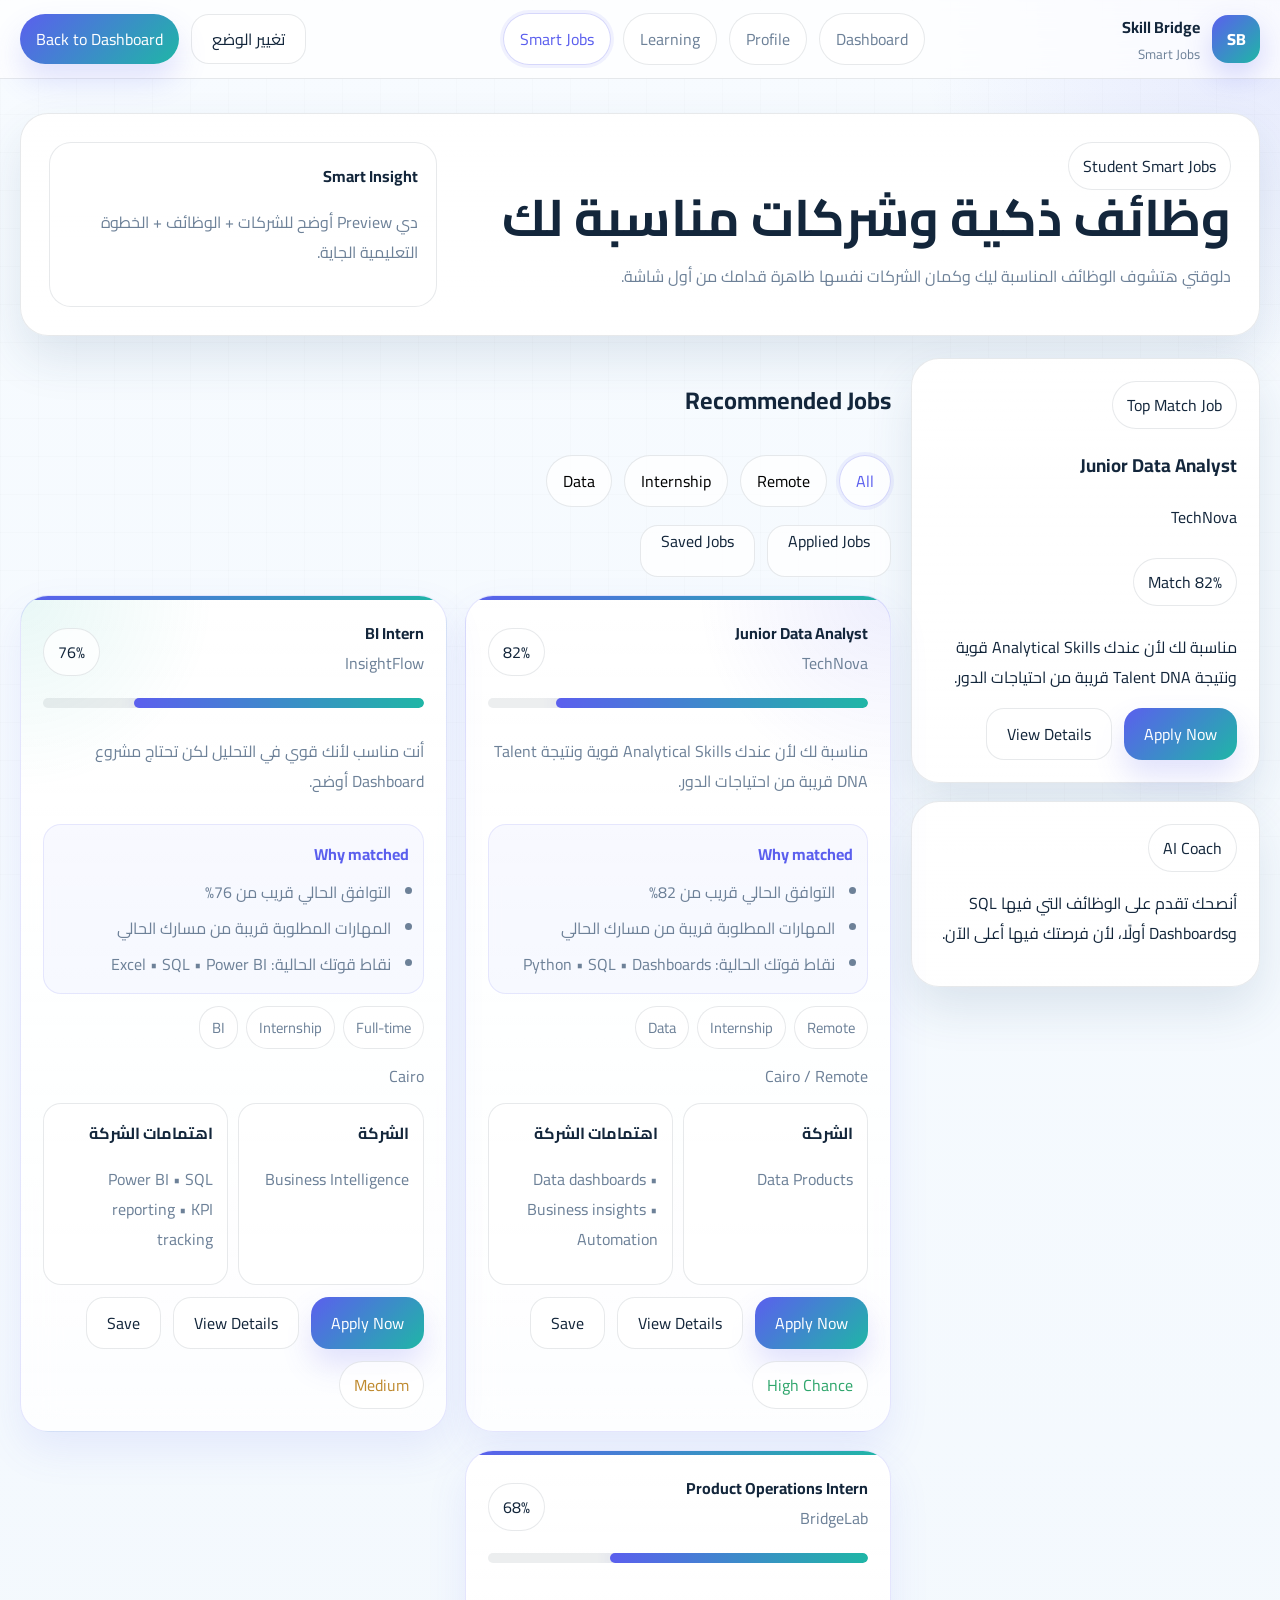
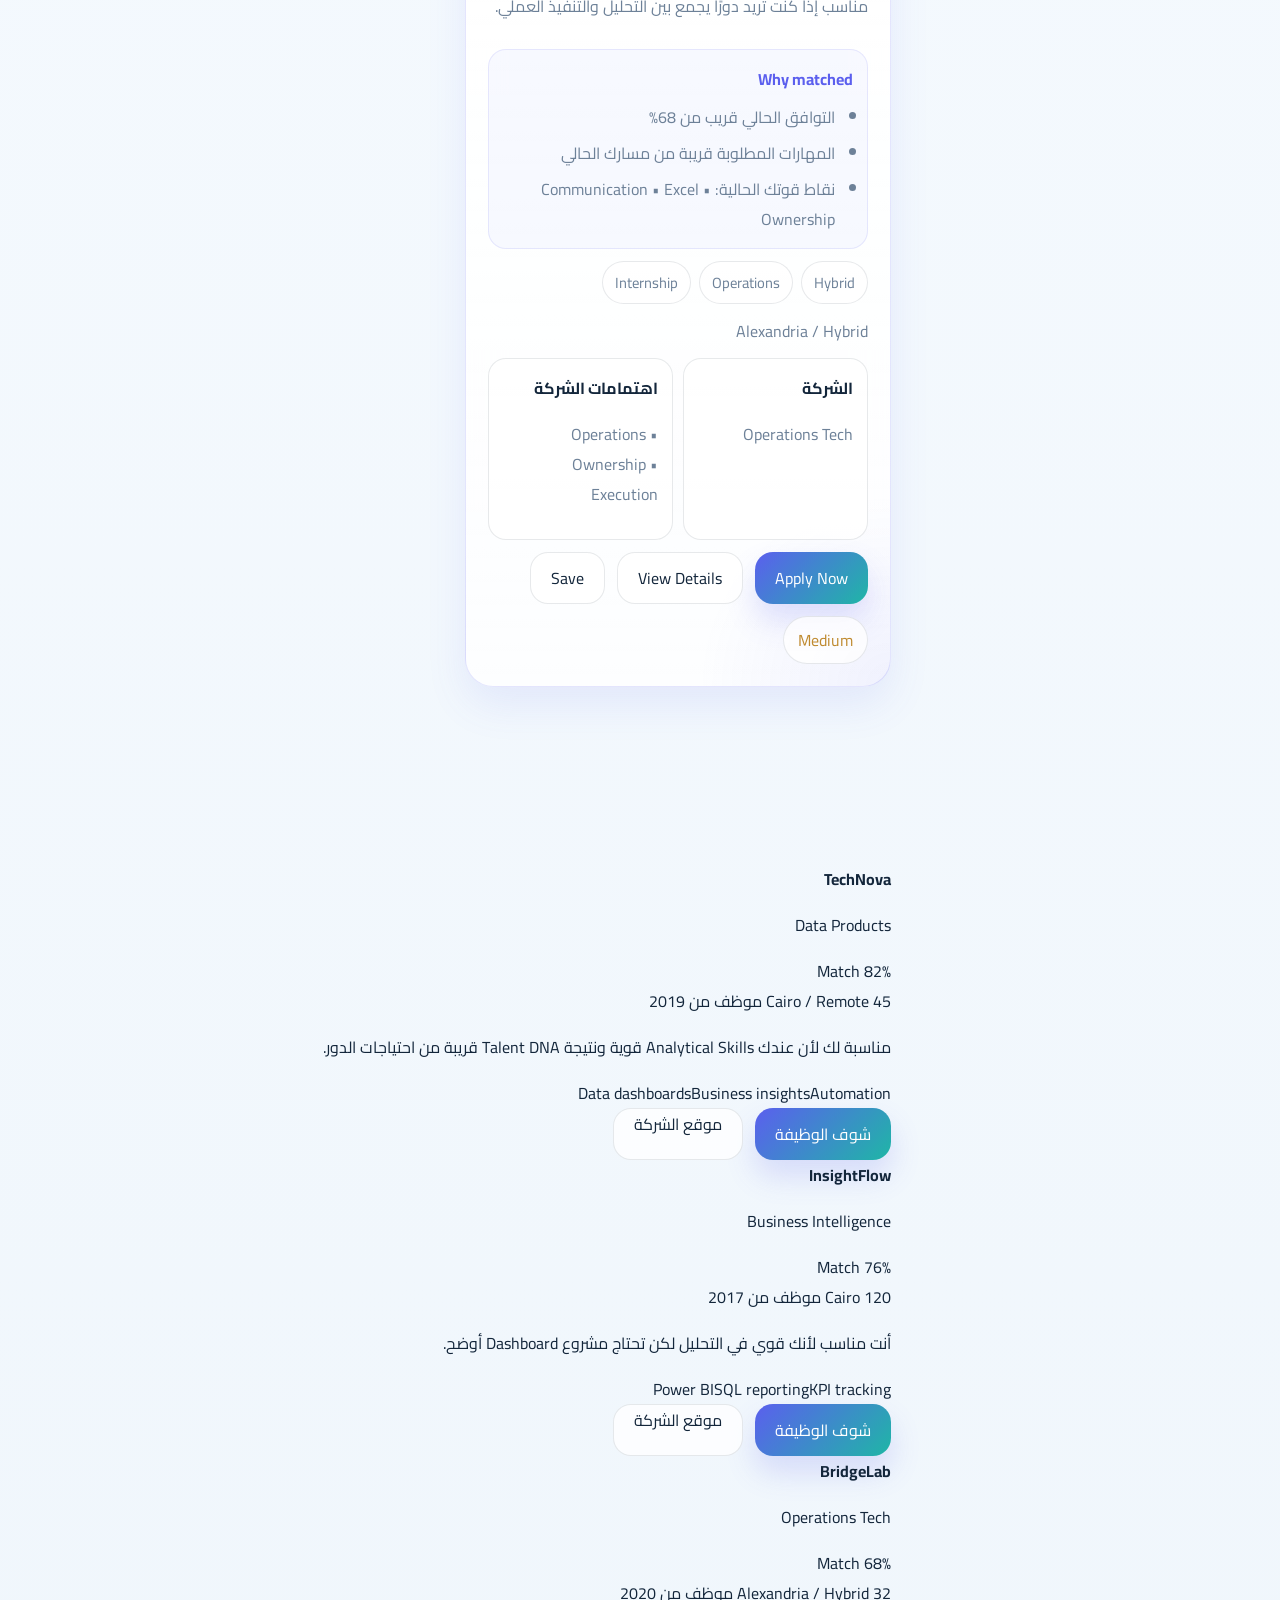
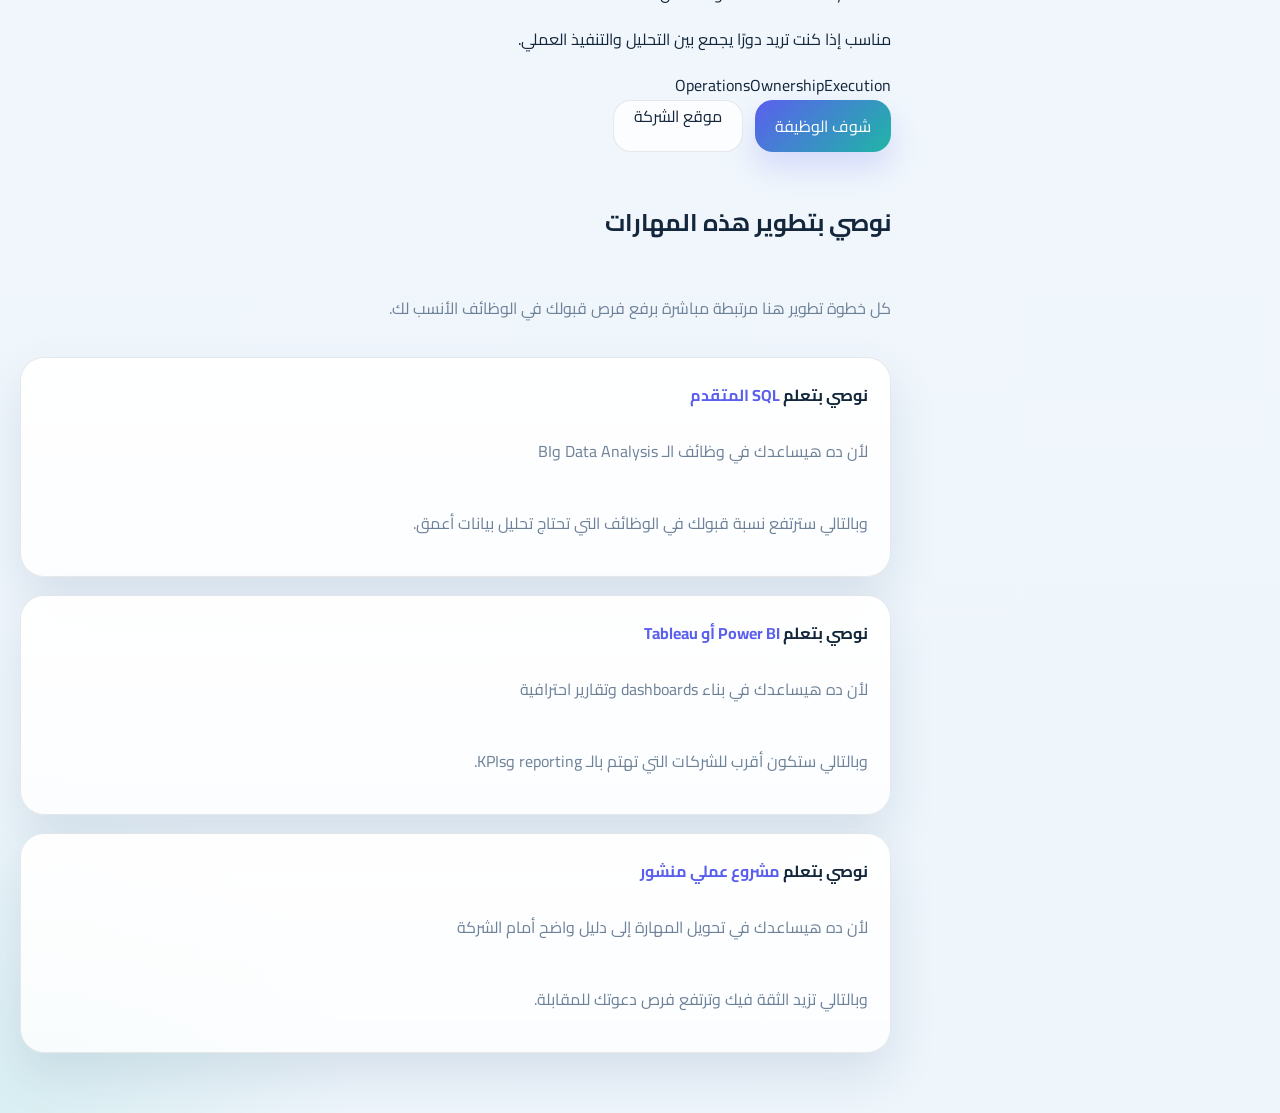
<file: smart-jobs.html>
<!DOCTYPE html>
<html lang="ar" dir="rtl">
<head>
  <meta charset="UTF-8">
  <meta name="viewport" content="width=device-width, initial-scale=1.0">
  <title>Skill Bridge | Smart Jobs</title>
  <link rel="preconnect" href="https://fonts.googleapis.com">
  <link rel="preconnect" href="https://fonts.gstatic.com" crossorigin>
  <link href="https://fonts.googleapis.com/css2?family=Cairo:wght@400;600;700;800;900&family=Cormorant+Garamond:wght@600;700&display=swap" rel="stylesheet">
  <link rel="stylesheet" href="smart-jobs.css">
</head>
<body>
  <header class="jobs-topbar" id="jobsTopbar">
    <div class="topbar-shell">
      <a class="brand" href="index.html">
        <span class="brand-mark">SB</span>
        <span class="brand-copy">
          <strong>Skill Bridge</strong>
          <small>Smart Jobs</small>
        </span>
      </a>

      <button class="menu-toggle" type="button" data-menu-toggle aria-label="فتح القائمة">☰</button>

      <nav class="topbar-links">
        <a href="student-dashboard.html">Dashboard</a>
        <a href="talent-dna.html">Profile</a>
        <a href="learning-path.html">Learning</a>
        <a class="active" href="smart-jobs.html">Smart Jobs</a>
      </nav>

      <div class="topbar-actions">
        <button class="ghost-btn compact-btn" type="button" id="changeModeBtn">تغيير الوضع</button>
        <a class="primary-link" href="student-dashboard.html" id="dashboardLink">Back to Dashboard</a>
      </div>
    </div>
  </header>

  <main class="jobs-page">
    <section class="welcome-flow" id="welcomeFlow">
      <section class="role-gate" id="roleGate">
        <article class="gate-card student-card-gate reveal">
          <span class="gate-label">Student Mode</span>
          <h2>أنا طالب</h2>
          <p>ادخل على فرص مناسبة لك مع Match Analysis وتقديم سريع وخطوات تطوير واضحة.</p>
          <ul class="gate-points">
            <li>وظائف مناسبة لنتيجتك</li>
            <li>تحليل واضح للتوافق</li>
            <li>تقديم سريع من نفس الصفحة</li>
          </ul>
          <button class="gate-btn" type="button" data-role-select="student">اختيار الطالب</button>
        </article>

        <article class="gate-card company-card-gate reveal">
          <span class="gate-label">Company Mode</span>
          <h2>أنا شركة</h2>
          <p>اعرض أفضل المرشحين بسرعة مع Talent DNA واضح وقرارات أسهل من الـ CV التقليدي.</p>
          <ul class="gate-points">
            <li>مرشحين جاهزين</li>
            <li>فلترة أسرع وأوضح</li>
            <li>دعوة مقابلة مباشرة</li>
          </ul>
          <button class="gate-btn" type="button" data-role-select="company">اختيار الشركة</button>
        </article>
      </section>

      <section class="auth-stage hidden" id="authStage">
        <div class="auth-shell reveal">
          <div class="auth-intro">
            <span class="eyebrow" id="authEyebrow">Student Login</span>
            <h1 id="authTitle">سجّل دخولك كطالب</h1>
            <p id="authCopy">ادخل الإيميل وكلمة المرور الخاصة بك ثم انتقل مباشرة إلى الـ Smart Jobs المناسبة لك.</p>
            <div class="auth-benefits" id="authBenefits">
              <span>Smart Match</span>
              <span>Quick Access</span>
              <span>Saved Progress</span>
            </div>
          </div>

          <form class="auth-card" id="roleLoginForm">
            <div class="field">
              <label for="roleEmail" id="emailLabel">Email</label>
              <input id="roleEmail" type="email" placeholder="student@email.com">
            </div>

            <div class="field">
              <label for="rolePassword">Password</label>
              <input id="rolePassword" type="password" placeholder="••••••••">
            </div>

            <div class="auth-actions">
              <button class="ghost-btn" type="button" id="backToRolesBtn">رجوع</button>
              <button class="primary-btn" type="submit" id="loginSubmitBtn">دخول</button>
            </div>
          </form>
        </div>
      </section>
    </section>

    <section class="jobs-shell hidden" id="jobsShell">
      <div class="jobs-hero reveal">
        <div>
          <span class="eyebrow" id="heroEyebrow">Student Smart Jobs</span>
          <h1 id="heroTitle">وظائف ذكية مناسبة لك فعلًا</h1>
          <p id="heroCopy">نقارن بين شخصيتك، مهاراتك، واحتياجات الوظيفة عشان نعرض فرص أقرب لك من أي قائمة عادية.</p>
        </div>
        <div class="insight-box">
          <strong>Smart Insight</strong>
          <p id="insightCopy">فرصك زادت 20% بعد ما كملت البروفايل.</p>
        </div>
      </div>

      <section class="student-view hidden" id="studentView">
        <div class="jobs-layout">
          <aside class="jobs-side reveal">
            <div class="side-card top-match">
              <span class="eyebrow">Top Match Job</span>
              <h3 id="topJobTitle">Junior Data Analyst</h3>
              <p id="topJobCompany">TechNova</p>
              <div class="match-pill" id="topJobMatch">82% Match</div>
              <p id="topJobReason">علشان عندك Analytical Skills قوية</p>
              <div class="top-actions">
                <button class="primary-btn" type="button" data-apply-job="job-1">Apply Now</button>
                <button class="ghost-btn" type="button" data-open-job="job-1">View Details</button>
              </div>
            </div>

            <div class="side-card">
              <span class="eyebrow">AI Coach</span>
              <p>أنصحك تقدم على الوظائف التي فيها SQL وDashboards أولًا، لأن فرصتك فيها أعلى الآن.</p>
            </div>
          </aside>

          <section class="jobs-main">
            <div class="section-head reveal">
              <h2>Recommended Jobs</h2>
              <div class="filters-row">
                <button class="filter-chip active" type="button" data-job-filter="all">All</button>
                <button class="filter-chip" type="button" data-job-filter="remote">Remote</button>
                <button class="filter-chip" type="button" data-job-filter="internship">Internship</button>
                <button class="filter-chip" type="button" data-job-filter="data">Data</button>
              </div>
            </div>
            <div class="student-quick-links reveal">
              <a class="ghost-btn" href="applied-jobs.html">Applied Jobs</a>
              <a class="ghost-btn" href="saved-jobs.html">Saved Jobs</a>
            </div>
            <div class="job-grid" id="jobGrid"></div>
            <div class="section-head reveal company-preview-head">
              <h2>شركات مناسبة لمسارك</h2>
              <p class="section-copy">دي الشركات اللي نوع أدوارها قريب من مهاراتك الحالية، عشان تشوف السوق قدامك بشكل واضح.</p>
            </div>
            <div class="company-preview-grid" id="companyPreviewGrid"></div>

            <div class="section-head reveal learning-head">
              <h2>نوصي بتطوير هذه المهارات</h2>
              <p class="section-copy">كل خطوة تطوير هنا مرتبطة مباشرة برفع فرص قبولك في الوظائف الأنسب لك.</p>
            </div>
            <div class="learning-recommendations" id="learningRecommendations"></div>
          </section>
        </div>
      </section>

      <section class="company-view hidden" id="companyView">
        <div class="jobs-layout company-layout">
          <aside class="jobs-side reveal">
            <div class="side-card top-match company-top">
              <span class="eyebrow">Recommended Candidates</span>
              <h3>أفضل مرشحين ليك الآن</h3>
              <p>80% من المرشحين المناسبين لك موجودين في مسار Data، والجاهزية الأعلى حاليًا عند أصحاب المشاريع المعتمدة.</p>
              <div class="top-actions">
                <button class="primary-btn" type="button" data-filter-candidates="data">Smart Filter</button>
                <button class="ghost-btn" type="button">Hiring Insights</button>
              </div>
            </div>
          </aside>

          <section class="jobs-main">
            <div class="section-head reveal">
              <h2>Jobs With Recommended Candidates</h2>
              <div class="filters-row">
                <span class="filter-chip active">Data</span>
                <span class="filter-chip">High Match</span>
                <span class="filter-chip">Projects</span>
                <span class="filter-chip">Quick Invite</span>
              </div>
            </div>
            <div class="company-jobs-list" id="companyJobsList"></div>
            <div class="section-head reveal candidate-head">
              <h2>Top Candidates</h2>
              <p class="section-copy">أفضل المرشحين إجمالًا حسب التوافق والجاهزية.</p>
            </div>
            <div class="candidate-grid" id="candidateGrid"></div>
          </section>
        </div>
      </section>
    </section>
  </main>

  <section class="details-modal hidden" id="detailsModal" aria-hidden="true">
    <div class="modal-backdrop" data-close-modal></div>
    <div class="modal-card">
      <button class="modal-close" type="button" data-close-modal>×</button>
      <div id="modalContent"></div>
    </div>
  </section>

  <section class="apply-modal hidden" id="applyModal" aria-hidden="true">
    <div class="modal-backdrop" data-close-apply></div>
    <div class="modal-card apply-card">
      <button class="modal-close" type="button" data-close-apply>×</button>
      <div class="apply-head">
        <span class="eyebrow">One-Click Apply</span>
        <h2>قدّم على الوظيفة</h2>
      </div>
      <form class="apply-form" id="applyForm">
        <div class="field">
          <label for="applyName">الاسم</label>
          <input id="applyName" type="text" value="Name ">
        </div>
        <div class="field">
          <label for="applyEmail">الإيميل</label>
          <input id="applyEmail" type="email" value="gamal@email.com">
        </div>
        <div class="field">
          <label for="applyCv">CV / Portfolio</label>
          <input id="applyCv" type="text" placeholder="Portfolio or CV link">
        </div>
        <div class="field">
          <label for="applyMessage">Cover Letter</label>
          <textarea id="applyMessage" placeholder="اكتب رسالة قصيرة للشركة"></textarea>
        </div>
        <button class="primary-btn" type="submit" id="submitApplicationBtn">Submit Application</button>
      </form>
      <div class="apply-success hidden" id="applySuccess">
        <h3>تم التقديم بنجاح 🎉</h3>
        <p>تم حفظ الوظيفة ضمن Applied Jobs، ويمكنك متابعة الحالة من الـ Dashboard.</p>
        <div class="card-actions">
          <a class="primary-btn" href="applied-jobs.html">اذهب إلى Applied Jobs</a>
          <a class="ghost-btn" href="student-dashboard.html">العودة للـ Dashboard</a>
        </div>
      </div>
    </div>
  </section>

  <div class="toast" id="jobsToast"></div>

  <script src="smart-jobs.js"></script>
</body>
</html>
</file>
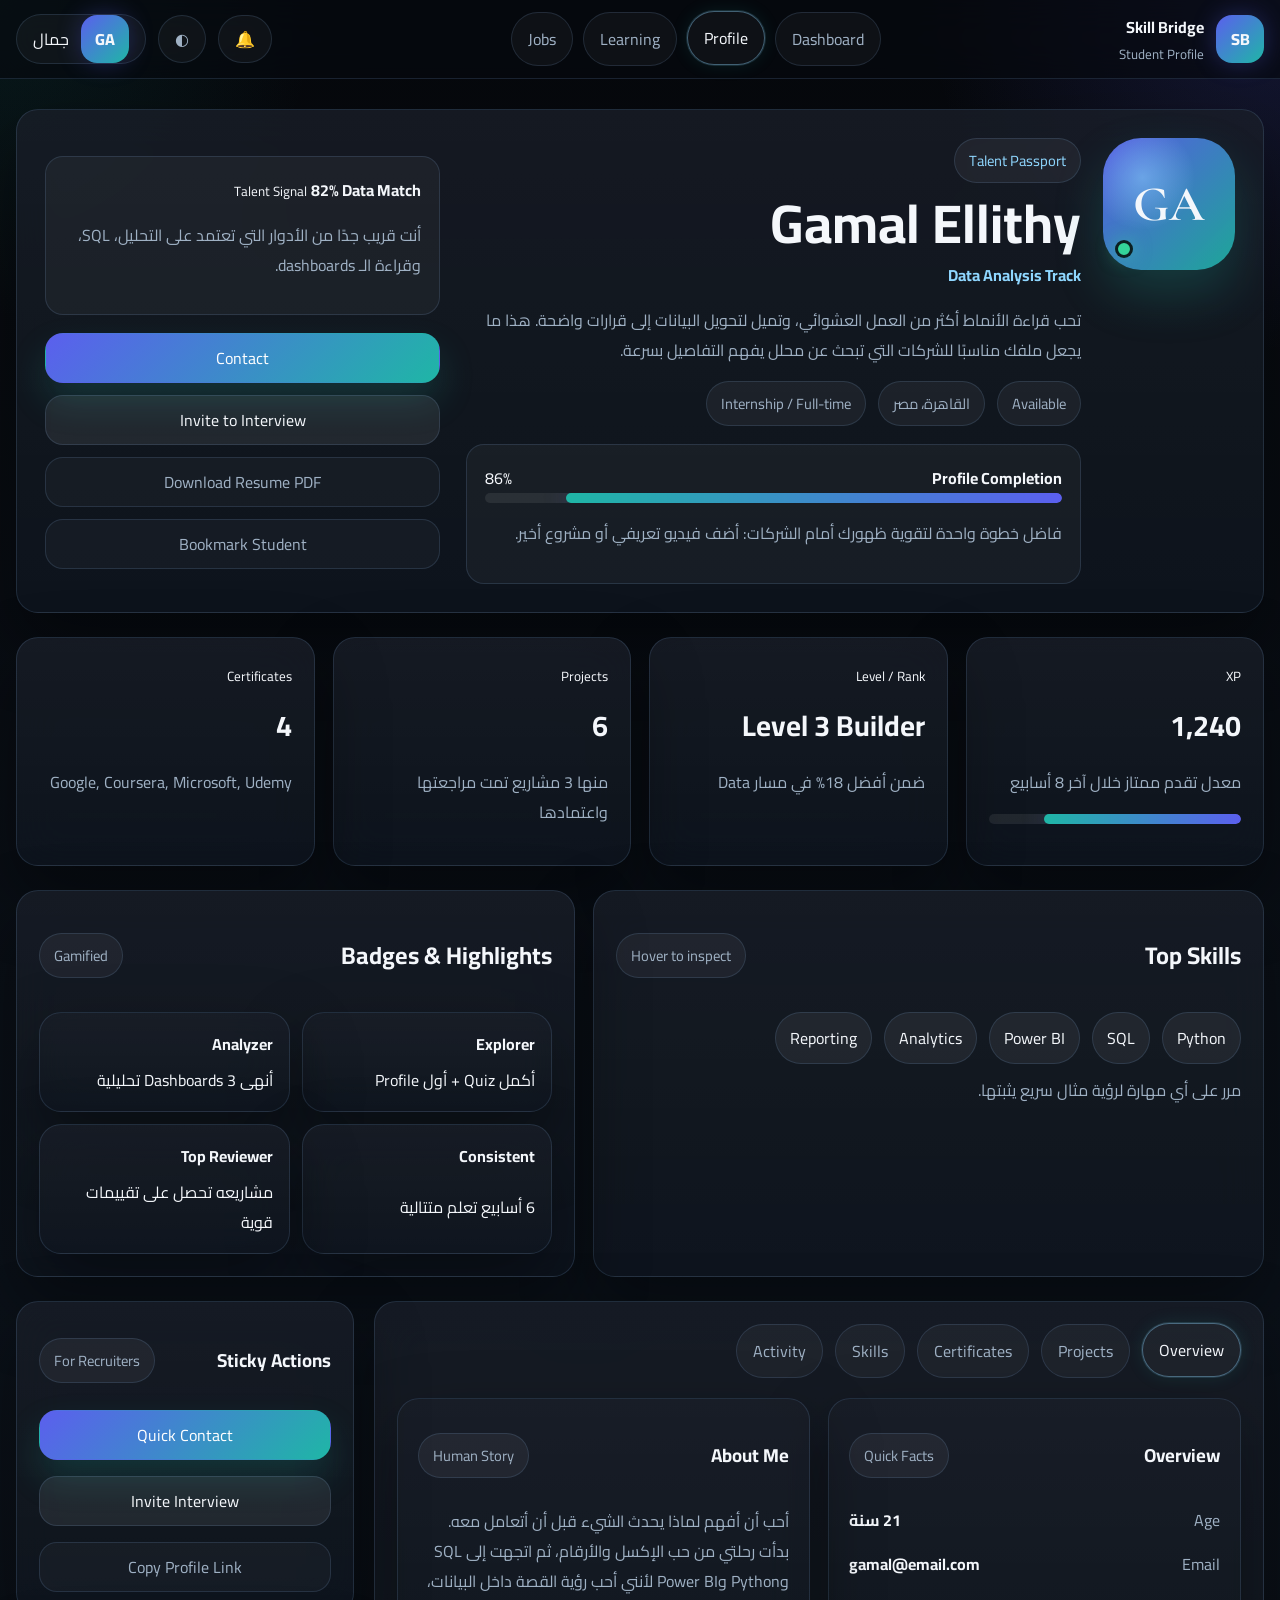
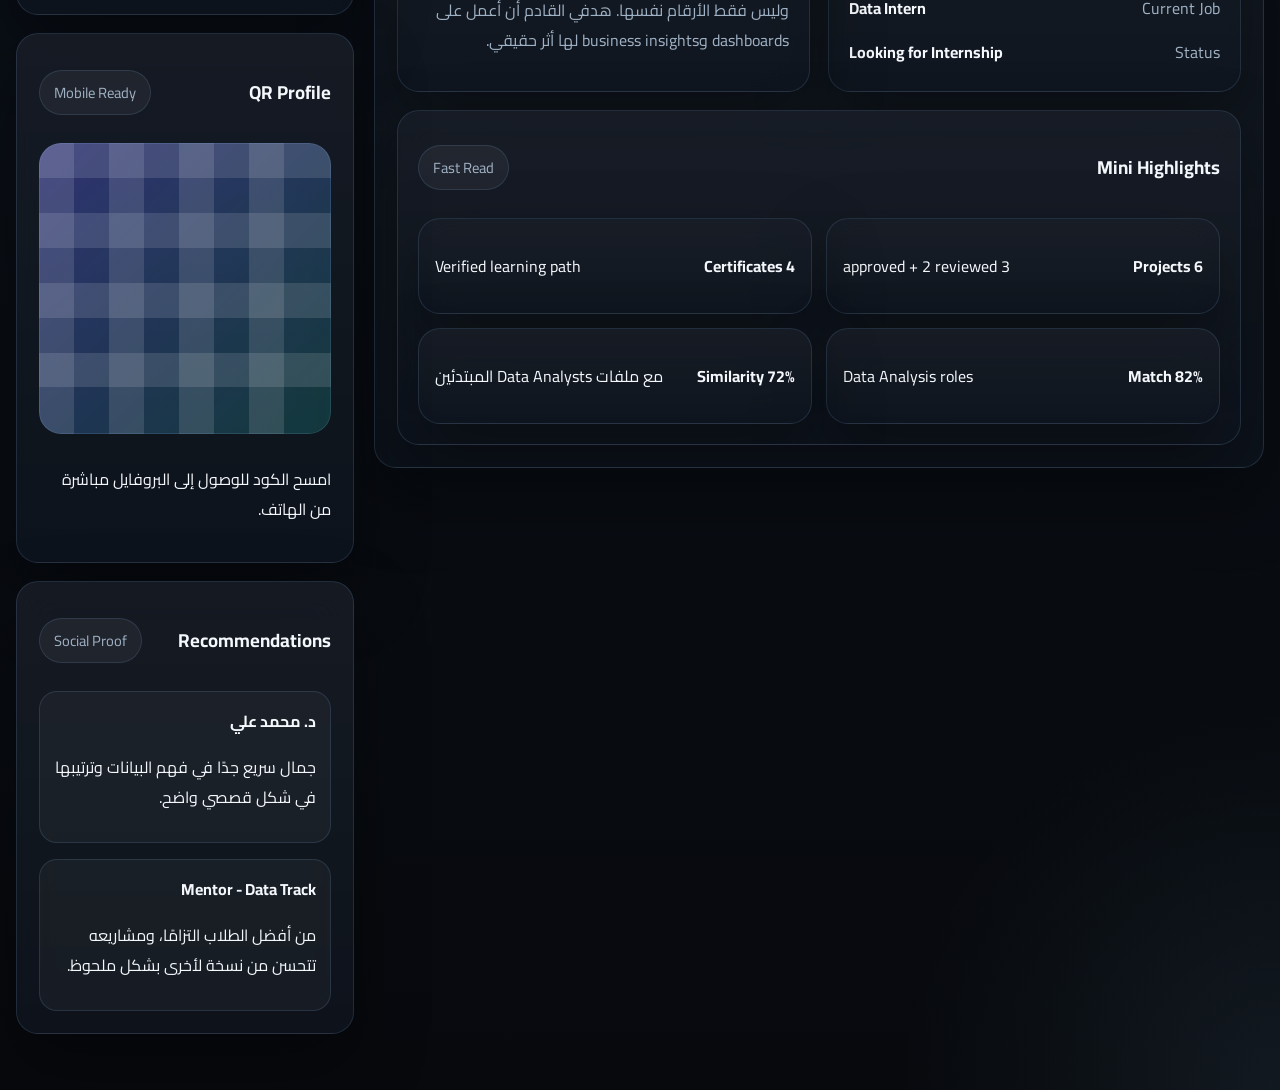
<file: Student Dashboard – Profile.html>
<!DOCTYPE html>
<html lang="ar" dir="rtl">
<head>
  <meta charset="UTF-8">
  <meta name="viewport" content="width=device-width, initial-scale=1.0">
  <title>Skill Bridge | Student Profile</title>
  <link rel="preconnect" href="https://fonts.googleapis.com">
  <link rel="preconnect" href="https://fonts.gstatic.com" crossorigin>
  <link href="https://fonts.googleapis.com/css2?family=Cairo:wght@400;600;700;800;900&family=Cormorant+Garamond:wght@600;700&display=swap" rel="stylesheet">
  <link rel="stylesheet" href="./Student Dashboard – Profile.css">
</head>
<body>
  <div class="profile-page">
    <header class="profile-topbar" id="profileTopbar">
      <div class="topbar-shell">
        <a class="brand" href="./index.html">
          <span class="brand-mark">SB</span>
          <span class="brand-copy">
            <strong>Skill Bridge</strong>
            <small>Student Profile</small>
          </span>
        </a>

        <button class="menu-toggle" type="button" data-menu-toggle aria-label="فتح القائمة">☰</button>

        <nav class="topbar-links">
          <a href="student-dashboard.html">Dashboard</a>
          <a class="active" href="talent-dna.html">Profile</a>
          <a href="learning-path.html">Learning</a>
          <a href="smart-jobs.html">Jobs</a>
        </nav>

        <div class="topbar-actions">
          <button class="icon-btn" type="button" data-dropdown-trigger="notificationsMenu" aria-label="الإشعارات">🔔</button>
          <div class="dropdown-menu" id="notificationsMenu">
            <strong>Latest Updates</strong>
            <a href="#activity">تمت إضافة شهادة Google Data Analytics</a>
            <a href="#projects">تمت مراجعة مشروع Customer Insights</a>
            <a href="#skills">ارتفع Python XP هذا الأسبوع</a>
          </div>

          <button class="icon-btn" type="button" data-theme-toggle aria-label="تبديل الوضع">◐</button>

          <button class="profile-chip" type="button" data-dropdown-trigger="profileMenu">
            <span class="avatar-sm">GA</span>
            <span>جمال</span>
          </button>
          <div class="dropdown-menu" id="profileMenu">
            <strong>Quick Actions</strong>
            <a href="#overview">Overview</a>
            <a href="#projects">Projects</a>
            <a href="#certificates">Certificates</a>
            <a href="student-auth.html">Logout</a>
          </div>
        </div>
      </div>
    </header>

    <main class="profile-main">
      <section class="profile-hero reveal">
        <div class="hero-surface">
          <div class="hero-identity">
            <div class="avatar-xl">
              <span>GA</span>
              <div class="status-dot available" title="Available for opportunities"></div>
            </div>

            <div class="hero-copy">
              <div class="eyebrow">Talent Passport</div>
              <h1>Gamal Ellithy </h1>
              <p class="hero-role">Data Analysis Track</p>
              <p class="hero-summary">تحب قراءة الأنماط أكثر من العمل العشوائي، وتميل لتحويل البيانات إلى قرارات واضحة. هذا ما يجعل ملفك مناسبًا للشركات التي تبحث عن محلل يفهم التفاصيل بسرعة.</p>

              <div class="meta-row">
                <span class="meta-pill">Available</span>
                <span class="meta-pill">القاهرة، مصر</span>
                <span class="meta-pill">Internship / Full-time</span>
              </div>

              <div class="completion-card">
                <div class="completion-head">
                  <strong>Profile Completion</strong>
                  <span>86%</span>
                </div>
                <div class="progress-track"><span style="width:86%"></span></div>
                <p>فاضل خطوة واحدة لتقوية ظهورك أمام الشركات: أضف فيديو تعريفي أو مشروع أخير.</p>
              </div>
            </div>
          </div>

          <div class="hero-actions-panel">
            <div class="match-card">
              <small>Talent Signal</small>
              <strong>82% Data Match</strong>
              <p>أنت قريب جدًا من الأدوار التي تعتمد على التحليل، SQL، وقراءة الـ dashboards.</p>
            </div>

            <div class="action-stack">
              <button class="primary-btn" type="button" data-toast="تم فتح وسيلة التواصل مع الطالب">Contact</button>
              <button class="secondary-btn" type="button" data-toast="تم إرسال دعوة مبدئية للمقابلة">Invite to Interview</button>
              <button class="ghost-btn" type="button" data-toast="تم تجهيز نسخة الـ Resume للتحميل">Download Resume PDF</button>
              <button class="ghost-btn" type="button" data-toast="تمت إضافة الطالب إلى المفضلة">Bookmark Student</button>
            </div>
          </div>
        </div>
      </section>

      <section class="stats-grid reveal">
        <article class="stat-card">
          <small>XP</small>
          <strong>1,240</strong>
          <p>معدل تقدم ممتاز خلال آخر 8 أسابيع</p>
          <div class="mini-progress"><span style="width:78%"></span></div>
        </article>
        <article class="stat-card">
          <small>Level / Rank</small>
          <strong>Level 3 Builder</strong>
          <p>ضمن أفضل 18% في مسار Data</p>
        </article>
        <article class="stat-card">
          <small>Projects</small>
          <strong>6</strong>
          <p>منها 3 مشاريع تمت مراجعتها واعتمادها</p>
        </article>
        <article class="stat-card">
          <small>Certificates</small>
          <strong>4</strong>
          <p>Google, Coursera, Microsoft, Udemy</p>
        </article>
      </section>

      <section class="highlight-grid reveal">
        <article class="highlight-card">
          <div class="card-head">
            <h2>Top Skills</h2>
            <span class="chip">Hover to inspect</span>
          </div>
          <div class="skills-cloud">
            <button class="skill-tag" type="button" data-skill-info="استخدم Python في تنظيف البيانات وبناء scripts لتحليل CSV كبيرة.">Python</button>
            <button class="skill-tag" type="button" data-skill-info="يبني queries واضحة ويقرأ العلاقات بين الجداول بسرعة.">SQL</button>
            <button class="skill-tag" type="button" data-skill-info="يحوّل الأرقام إلى dashboards مفهومة وسريعة القراءة.">Power BI</button>
            <button class="skill-tag" type="button" data-skill-info="قادر على تفسير الاتجاهات واستخراج insights عملية.">Analytics</button>
            <button class="skill-tag" type="button" data-skill-info="ينظم النتائج في تقارير وعروض مختصرة وواضحة.">Reporting</button>
          </div>
          <div class="skill-preview" id="skillPreview">مرر على أي مهارة لرؤية مثال سريع يثبتها.</div>
        </article>

        <article class="highlight-card">
          <div class="card-head">
            <h2>Badges & Highlights</h2>
            <span class="chip">Gamified</span>
          </div>
          <div class="badge-grid">
            <div class="badge-card"><strong>Explorer</strong><span>أكمل Quiz + أول Profile</span></div>
            <div class="badge-card"><strong>Analyzer</strong><span>أنهى 3 Dashboards تحليلية</span></div>
            <div class="badge-card"><strong>Consistent</strong><span>6 أسابيع تعلم متتالية</span></div>
            <div class="badge-card"><strong>Top Reviewer</strong><span>مشاريعه تحصل على تقييمات قوية</span></div>
          </div>
        </article>
      </section>

      <section class="content-layout">
        <div class="content-main">
          <section class="tabs-shell reveal">
            <div class="tabs-header">
              <button class="tab-btn active" type="button" data-tab-target="overview">Overview</button>
              <button class="tab-btn" type="button" data-tab-target="projects">Projects</button>
              <button class="tab-btn" type="button" data-tab-target="certificates">Certificates</button>
              <button class="tab-btn" type="button" data-tab-target="skills">Skills</button>
              <button class="tab-btn" type="button" data-tab-target="activity">Activity</button>
            </div>

            <div class="tab-panel active" id="overview">
              <div class="panel-grid">
                <article class="info-card">
                  <div class="card-head">
                    <h3>Overview</h3>
                    <span class="chip">Quick Facts</span>
                  </div>
                  <div class="info-list">
                    <div><span>Age</span><strong>21 سنة</strong></div>
                    <div><span>Email</span><strong>gamal@email.com</strong></div>
                    <div><span>Current Job</span><strong>Data Intern</strong></div>
                    <div><span>Status</span><strong>Looking for Internship</strong></div>
                  </div>
                </article>

                <article class="info-card">
                  <div class="card-head">
                    <h3>About Me</h3>
                    <span class="chip">Human Story</span>
                  </div>
                  <p class="body-copy">أحب أن أفهم لماذا يحدث الشيء قبل أن أتعامل معه. بدأت رحلتي من حب الإكسل والأرقام، ثم اتجهت إلى SQL وPython وPower BI لأنني أحب رؤية القصة داخل البيانات، وليس فقط الأرقام نفسها. هدفي القادم أن أعمل على dashboards وbusiness insights لها أثر حقيقي.</p>
                </article>

                <article class="info-card wide">
                  <div class="card-head">
                    <h3>Mini Highlights</h3>
                    <span class="chip">Fast Read</span>
                  </div>
                  <div class="mini-cards">
                    <div class="mini-highlight"><strong>6 Projects</strong><span>3 approved + 2 reviewed</span></div>
                    <div class="mini-highlight"><strong>4 Certificates</strong><span>Verified learning path</span></div>
                    <div class="mini-highlight"><strong>82% Match</strong><span>Data Analysis roles</span></div>
                    <div class="mini-highlight"><strong>72% Similarity</strong><span>مع ملفات Data Analysts المبتدئين</span></div>
                  </div>
                </article>
              </div>
            </div>

            <div class="tab-panel" id="projects">
              <div class="section-tools">
                <div class="tool-group">
                  <label for="projectTech">Filter by Tech</label>
                  <select id="projectTech">
                    <option value="all">All</option>
                    <option value="python">Python</option>
                    <option value="sql">SQL</option>
                    <option value="powerbi">Power BI</option>
                  </select>
                </div>
                <div class="tool-group">
                  <label for="projectYear">Filter by Year</label>
                  <select id="projectYear">
                    <option value="all">All</option>
                    <option value="2026">2026</option>
                    <option value="2025">2025</option>
                  </select>
                </div>
              </div>

              <div class="projects-grid" id="projectsGrid">
                <article class="project-card" data-tech="python powerbi" data-year="2026">
                  <div class="project-preview">
                    <span>Customer Insights Dashboard</span>
                    <small>Power BI + Python</small>
                  </div>
                  <p>تحليل churn وسلوك العملاء مع dashboard تفاعلي وتوصيات عملية.</p>
                  <div class="project-meta">
                    <span>Reviewed</span>
                    <a href="#">Open Project</a>
                  </div>
                </article>

                <article class="project-card" data-tech="sql python" data-year="2026">
                  <div class="project-preview">
                    <span>Retail SQL Analyzer</span>
                    <small>SQL + Python</small>
                  </div>
                  <p>بناء queries لاستخراج أفضل المنتجات، نسبة الربحية، واتجاهات المبيعات.</p>
                  <div class="project-meta">
                    <span>Approved</span>
                    <a href="#">Open GitHub</a>
                  </div>
                </article>

                <article class="project-card" data-tech="powerbi" data-year="2025">
                  <div class="project-preview">
                    <span>Hiring Funnel Story</span>
                    <small>Power BI</small>
                  </div>
                  <p>Dashboard يربط بين CV screening والمقابلات والقبول النهائي بصريًا.</p>
                  <div class="project-meta">
                    <span>Submitted</span>
                    <a href="#">Preview</a>
                  </div>
                </article>
              </div>
            </div>

            <div class="tab-panel" id="certificates">
              <div class="certificates-grid">
                <article class="cert-card">
                  <div>
                    <strong>Google Data Analytics</strong>
                    <span>Google • 2026</span>
                  </div>
                  <div class="cert-actions">
                    <span class="verified-badge">Verified</span>
                    <a href="#">PDF</a>
                  </div>
                </article>
                <article class="cert-card">
                  <div>
                    <strong>Python for Everybody</strong>
                    <span>Coursera • 2026</span>
                  </div>
                  <div class="cert-actions">
                    <span class="verified-badge">Verified</span>
                    <a href="#">PDF</a>
                  </div>
                </article>
                <article class="cert-card">
                  <div>
                    <strong>SQL Foundations</strong>
                    <span>Microsoft • 2025</span>
                  </div>
                  <div class="cert-actions">
                    <span class="verified-badge">Verified</span>
                    <a href="#">PDF</a>
                  </div>
                </article>
              </div>
            </div>

            <div class="tab-panel" id="skills">
              <div class="skill-bars">
                <div class="skill-row">
                  <div class="skill-head"><strong>Python</strong><span>Advanced</span></div>
                  <div class="progress-track"><span style="width:81%"></span></div>
                </div>
                <div class="skill-row">
                  <div class="skill-head"><strong>SQL</strong><span>Advanced</span></div>
                  <div class="progress-track"><span style="width:86%"></span></div>
                </div>
                <div class="skill-row">
                  <div class="skill-head"><strong>Power BI</strong><span>Intermediate</span></div>
                  <div class="progress-track"><span style="width:74%"></span></div>
                </div>
                <div class="skill-row">
                  <div class="skill-head"><strong>Communication</strong><span>Intermediate</span></div>
                  <div class="progress-track"><span style="width:68%"></span></div>
                </div>
              </div>
            </div>

            <div class="tab-panel" id="activity">
              <div class="activity-tools">
                <button class="filter-pill active" type="button" data-activity-filter="all">All</button>
                <button class="filter-pill" type="button" data-activity-filter="project">Projects</button>
                <button class="filter-pill" type="button" data-activity-filter="certificate">Certificates</button>
                <button class="filter-pill" type="button" data-activity-filter="status">Status</button>
              </div>

              <div class="timeline" id="activityTimeline">
                <article class="timeline-card" data-type="certificate">
                  <span class="timeline-icon">🏆</span>
                  <div>
                    <strong>حصل على شهادة Google Data Analytics</strong>
                    <p>أضيفت الشهادة وتم توثيقها داخل البروفايل.</p>
                  </div>
                  <small>منذ 3 أيام</small>
                </article>
                <article class="timeline-card" data-type="project">
                  <span class="timeline-icon">📁</span>
                  <div>
                    <strong>تحديث مشروع Customer Insights</strong>
                    <p>تمت إضافة screenshots وشرح business impact.</p>
                  </div>
                  <small>منذ أسبوع</small>
                </article>
                <article class="timeline-card" data-type="status">
                  <span class="timeline-icon">💡</span>
                  <div>
                    <strong>تغيير الحالة إلى Looking for Internship</strong>
                    <p>الملف الآن ظاهر للشركات التي تبحث عن Internships.</p>
                  </div>
                  <small>منذ 10 أيام</small>
                </article>
              </div>
            </div>
          </section>
        </div>

        <aside class="content-side">
          <section class="side-card reveal">
            <div class="card-head">
              <h3>Sticky Actions</h3>
              <span class="chip">For Recruiters</span>
            </div>
            <div class="sticky-actions">
              <button class="primary-btn" type="button" data-toast="تم فتح البريد المباشر للطالب">Quick Contact</button>
              <button class="secondary-btn" type="button" data-toast="تمت إضافة دعوة مقابلة على النظام">Invite Interview</button>
              <button class="ghost-btn" type="button" data-toast="تم نسخ رابط البروفايل">Copy Profile Link</button>
            </div>
          </section>

          <section class="side-card reveal">
            <div class="card-head">
              <h3>QR Profile</h3>
              <span class="chip">Mobile Ready</span>
            </div>
            <div class="qr-card">
              <div class="qr-grid"></div>
              <p>امسح الكود للوصول إلى البروفايل مباشرة من الهاتف.</p>
            </div>
          </section>

          <section class="side-card reveal">
            <div class="card-head">
              <h3>Recommendations</h3>
              <span class="chip">Social Proof</span>
            </div>
            <div class="recommendation-list">
              <article>
                <strong>د. محمد علي</strong>
                <p>جمال سريع جدًا في فهم البيانات وترتيبها في شكل قصصي واضح.</p>
              </article>
              <article>
                <strong>Mentor - Data Track</strong>
                <p>من أفضل الطلاب التزامًا، ومشاريعه تتحسن من نسخة لأخرى بشكل ملحوظ.</p>
              </article>
            </div>
          </section>
        </aside>
      </section>
    </main>
  </div>

  <div class="toast" id="profileToast"></div>

  <script src="./Student Dashboard – Profile.js"></script>
</body>
</html>
</file>
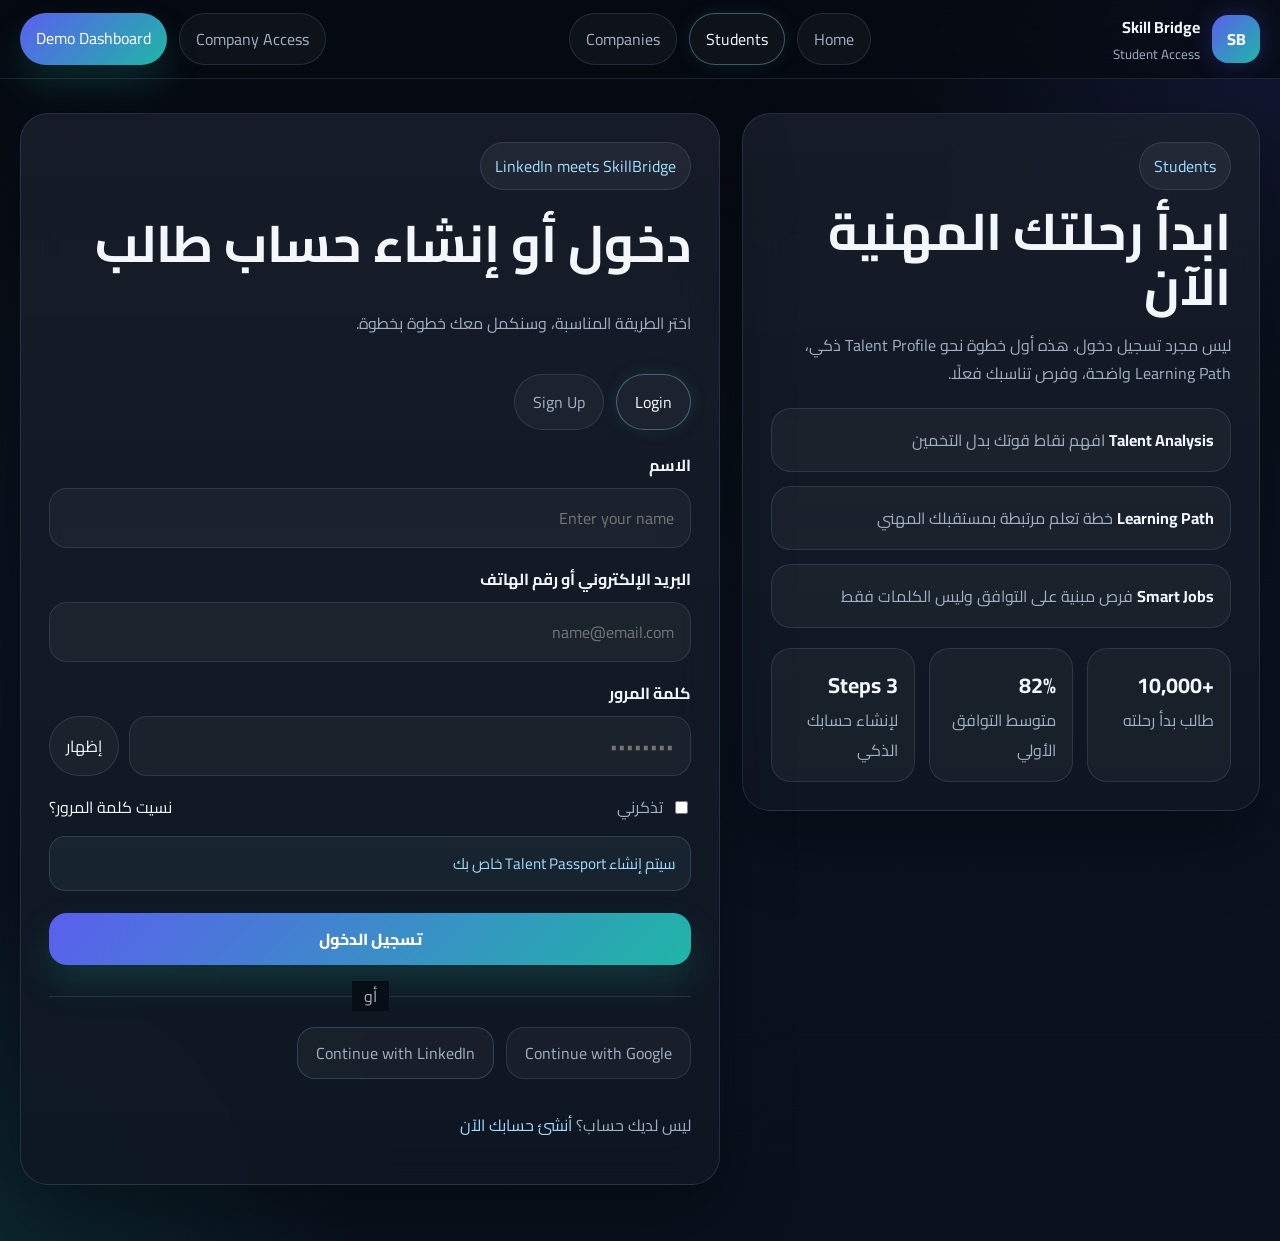
<file: student-auth.html>
<!DOCTYPE html>
<html lang="ar" dir="rtl">
<head>
  <meta charset="UTF-8">
  <meta name="viewport" content="width=device-width, initial-scale=1.0">
  <title>Skill Bridge | Student Login & Sign Up</title>
  <link rel="preconnect" href="https://fonts.googleapis.com">
  <link rel="preconnect" href="https://fonts.gstatic.com" crossorigin>
  <link href="https://fonts.googleapis.com/css2?family=Cairo:wght@400;600;700;800;900&family=Cormorant+Garamond:wght@600;700&display=swap" rel="stylesheet">
  <link rel="stylesheet" href="student-auth.css">
</head>
<body>
  <header class="auth-topbar" id="studentAuthTopbar">
    <div class="topbar-shell">
      <a class="brand" href="index.html">
        <span class="brand-mark">SB</span>
        <span class="brand-copy">
          <strong>Skill Bridge</strong>
          <small>Student Access</small>
        </span>
      </a>

      <button class="menu-toggle" type="button" data-menu-toggle aria-label="فتح القائمة">☰</button>

      <nav class="topbar-links">
        <a href="index.html">Home</a>
        <a class="active" href="student-auth.html">Students</a>
        <a href="company-auth.html">Companies</a>
      </nav>

      <div class="topbar-actions">
        <a class="ghost-link" href="company-auth.html">Company Access</a>
        <a class="primary-link" href="student-dashboard.html">Demo Dashboard</a>
      </div>
    </div>
  </header>

  <main class="auth-page">
    <section class="auth-shell">
      <aside class="auth-visual reveal">
        <div class="visual-badge">Students</div>
        <h1>ابدأ رحلتك المهنية الآن</h1>
        <p>ليس مجرد تسجيل دخول. هذه أول خطوة نحو Talent Profile ذكي، Learning Path واضحة، وفرص تناسبك فعلًا.</p>

        <div class="benefit-list">
          <article>
            <strong>Talent Analysis</strong>
            <span>افهم نقاط قوتك بدل التخمين</span>
          </article>
          <article>
            <strong>Learning Path</strong>
            <span>خطة تعلم مرتبطة بمستقبلك المهني</span>
          </article>
          <article>
            <strong>Smart Jobs</strong>
            <span>فرص مبنية على التوافق وليس الكلمات فقط</span>
          </article>
        </div>

        <div class="social-proof">
          <div><strong>+10,000</strong><span>طالب بدأ رحلته</span></div>
          <div><strong>82%</strong><span>متوسط التوافق الأولي</span></div>
          <div><strong>3 Steps</strong><span>لإنشاء حسابك الذكي</span></div>
        </div>
      </aside>

      <section class="auth-card reveal" data-student-auth>
        <div class="card-head">
          <span class="section-pill">LinkedIn meets SkillBridge</span>
          <h2>دخول أو إنشاء حساب طالب</h2>
          <p>اختر الطريقة المناسبة، وسنكمل معك خطوة بخطوة.</p>
        </div>

        <div class="auth-switch">
          <button class="switch-btn active" type="button" data-auth-view="login">Login</button>
          <button class="switch-btn" type="button" data-auth-view="signup">Sign Up</button>
        </div>

        <div class="auth-view active" data-auth-panel="login">
          <form class="auth-form" novalidate>
            <div class="field">
              <label for="studentLoginName">الاسم</label>
              <input id="studentLoginName" type="text" placeholder="Enter your name">
            </div>

            <div class="field">
              <label for="studentLoginEmail">البريد الإلكتروني أو رقم الهاتف</label>
              <input id="studentLoginEmail" type="text" placeholder="name@email.com">
            </div>

            <div class="field">
              <label for="studentLoginPassword">كلمة المرور</label>
              <div class="password-field">
                <input id="studentLoginPassword" type="password" placeholder="••••••••">
                <button class="toggle-pass" type="button" data-toggle-password="#studentLoginPassword">إظهار</button>
              </div>
            </div>

            <div class="row-inline">
              <label class="remember"><input type="checkbox"> تذكرني</label>
              <a href="#">نسيت كلمة المرور؟</a>
            </div>

            <p class="passport-note">سيتم إنشاء Talent Passport خاص بك</p>

            <button class="submit-btn" type="button">تسجيل الدخول</button>

            <div class="divider"><span>أو</span></div>

            <div class="social-row">
              <button class="social-btn" type="button">Continue with Google</button>
              <button class="social-btn linkedin" type="button">Continue with LinkedIn</button>
            </div>

            <p class="auth-note">ليس لديك حساب؟ <button class="text-btn" type="button" data-auth-view="signup">أنشئ حسابك الآن</button></p>
          </form>
        </div>

        <div class="auth-view" data-auth-panel="signup">
          <div class="signup-progress">
            <div class="progress-head">
              <strong>Progress</strong>
              <span data-progress-label>Step 1 / 4</span>
            </div>
            <div class="progress-track"><span data-progress-bar style="width:25%"></span></div>
            <p data-progress-copy>خطوة واحدة أقرب لرحلتك المهنية.</p>
          </div>

          <form class="signup-form" novalidate>
            <section class="signup-step active" data-step="1">
              <div class="step-head">
                <h3>المعلومات الأساسية</h3>
                <span class="mini-pill">Step 1</span>
              </div>
              <div class="grid two">
                <div class="field">
                  <label for="studentName">الاسم الكامل</label>
                  <input id="studentName" type="text" placeholder="Enter your name">
                </div>
                <div class="field">
                  <label for="studentEmail">البريد الإلكتروني</label>
                  <input id="studentEmail" type="email" placeholder="name@email.com">
                </div>
                <div class="field">
                  <label for="studentPassword">كلمة المرور</label>
                  <div class="password-field">
                    <input id="studentPassword" type="password" placeholder="8 أحرف على الأقل">
                    <button class="toggle-pass" type="button" data-toggle-password="#studentPassword">إظهار</button>
                  </div>
                  <small class="validation-text">يفضل كلمة مرور قوية تحتوي على أرقام وحروف.</small>
                </div>
                <div class="field">
                  <label for="studentConfirmPassword">تأكيد كلمة المرور</label>
                  <div class="password-field">
                    <input id="studentConfirmPassword" type="password" placeholder="أعد كتابة كلمة المرور">
                    <button class="toggle-pass" type="button" data-toggle-password="#studentConfirmPassword">إظهار</button>
                  </div>
                </div>
              </div>
            </section>

            <section class="signup-step" data-step="2">
              <div class="step-head">
                <h3>المعلومات الأكاديمية والمهنية</h3>
                <span class="mini-pill">Step 2</span>
              </div>
              <div class="grid two">
                <div class="field">
                  <label for="studentTrack">التخصص / المسار</label>
                  <select id="studentTrack">
                    <option value="">اختر المسار</option>
                    <option>Data Analysis</option>
                    <option>Software Engineering</option>
                    <option>UI/UX Design</option>
                  </select>
                </div>
                <div class="field">
                  <label for="studentLevel">المستوى التعليمي</label>
                  <select id="studentLevel">
                    <option value="">اختر المستوى</option>
                    <option>High School</option>
                    <option>Bachelor</option>
                    <option>Master</option>
                  </select>
                </div>
                <div class="field wide">
                  <label for="studentSkills">المهارات الرئيسية</label>
                  <input id="studentSkills" type="text" placeholder="Python, SQL, Power BI">
                </div>
                <div class="field wide">
                  <label for="studentExperience">الخبرة السابقة أو المشاريع</label>
                  <textarea id="studentExperience" placeholder="اكتب تدريب، مشاريع، أو خبرات مختصرة"></textarea>
                </div>
              </div>
            </section>

            <section class="signup-step" data-step="3">
              <div class="step-head">
                <h3>إعداد البروفايل</h3>
                <span class="mini-pill">Step 3</span>
              </div>
              <div class="grid two">
                <div class="field">
                  <label for="studentAvatar">الصورة الشخصية أو Avatar</label>
                  <input id="studentAvatar" type="text" placeholder="ارفع رابطًا أو اكتب Initials">
                </div>
                <div class="field">
                  <label for="studentStatus">الحالة الحالية</label>
                  <select id="studentStatus">
                    <option value="">اختر الحالة</option>
                    <option>Available</option>
                    <option>Employed</option>
                    <option>Internship</option>
                  </select>
                </div>
                <div class="field wide">
                  <label for="studentAbout">About Me</label>
                  <textarea id="studentAbout" placeholder="اكتب نبذة قصيرة عن نفسك وأهدافك"></textarea>
                </div>
              </div>
            </section>

            <section class="signup-step" data-step="4">
              <div class="step-head">
                <h3>التفضيلات والفرص</h3>
                <span class="mini-pill">Step 4</span>
              </div>
              <div class="grid two">
                <div class="field">
                  <label for="studentOpportunity">نوع الفرص المطلوبة</label>
                  <select id="studentOpportunity">
                    <option value="">اختر الفرص</option>
                    <option>Full-time</option>
                    <option>Part-time</option>
                    <option>Internship</option>
                  </select>
                </div>
                <div class="field">
                  <label for="studentLocation">الموقع المفضل</label>
                  <select id="studentLocation">
                    <option value="">اختر الموقع</option>
                    <option>Remote</option>
                    <option>Cairo</option>
                    <option>Alexandria</option>
                  </select>
                </div>
                <div class="field wide">
                  <label for="studentCaptcha">تأكيد أمني</label>
                  <input id="studentCaptcha" type="text" placeholder="اكتب: SKILLBRIDGE">
                  <small class="validation-text">محاكاة Captcha بسيطة لحين الربط الفعلي.</small>
                </div>
              </div>
            </section>

            <div class="wizard-actions">
              <button class="ghost-btn" type="button" data-prev-step>Previous</button>
              <div class="wizard-actions-end">
                <button class="ghost-btn" type="button" data-next-step>Next</button>
                <a class="submit-btn hidden" href="student-onboarding.html" data-finish-step>أنشئ حسابك وابدأ التحليل</a>
              </div>
            </div>
          </form>
        </div>
      </section>
    </section>
  </main>

  <section class="smart-auth-overlay hidden" id="smartAuthOverlay" aria-hidden="true">
    <div class="overlay-core">
      <div class="overlay-brand">
        <span class="overlay-logo">SB</span>
        <strong>SkillBridge</strong>
      </div>
      <div class="overlay-particles"></div>
      <div class="overlay-copy" id="overlayCopy">
        <span class="section-pill">Talent Passport</span>
        <h2 id="overlayTitle">Creating your Talent DNA...</h2>
        <p id="overlaySubtitle">خلينا نحفظ رحلتك ونبني لك مسار خاص</p>
      </div>
    </div>
  </section>

  <div class="toast" id="studentAuthToast"></div>

  <script src="student-auth.js"></script>
</body>
</html>
</file>
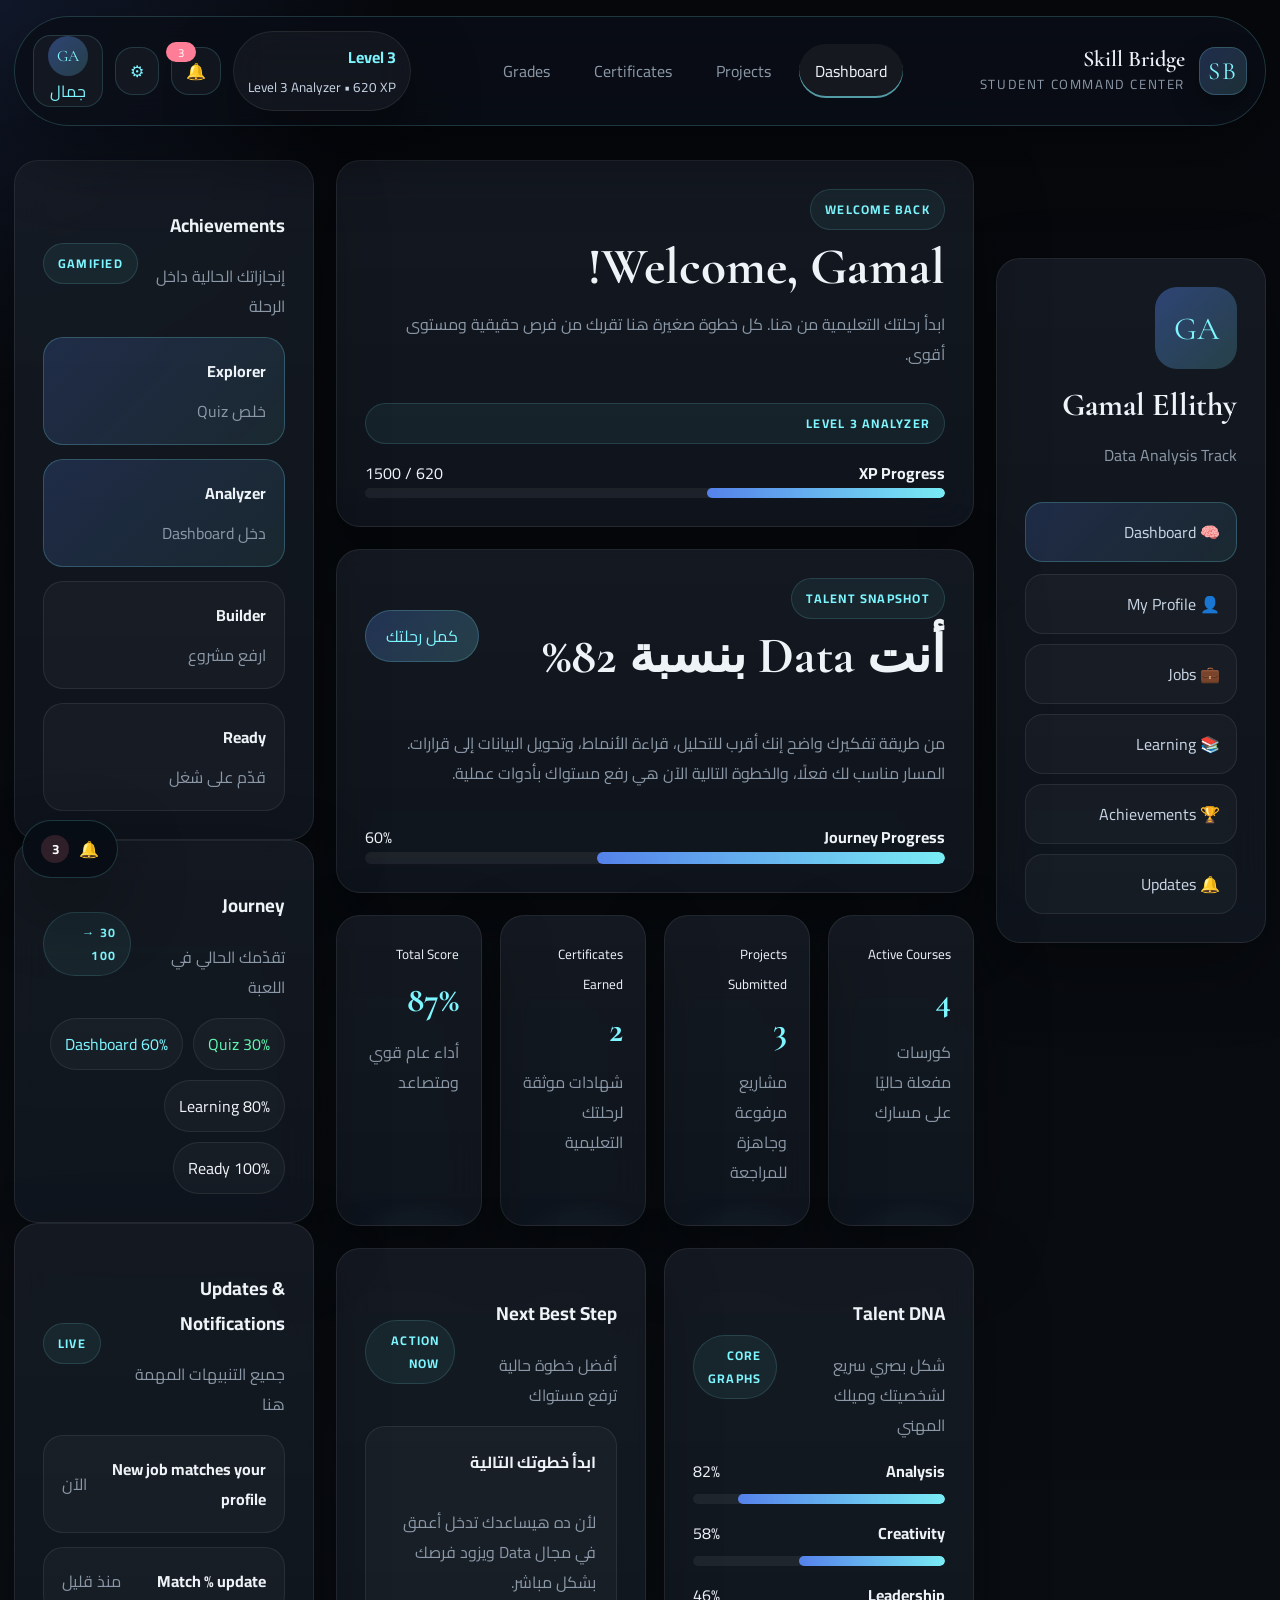
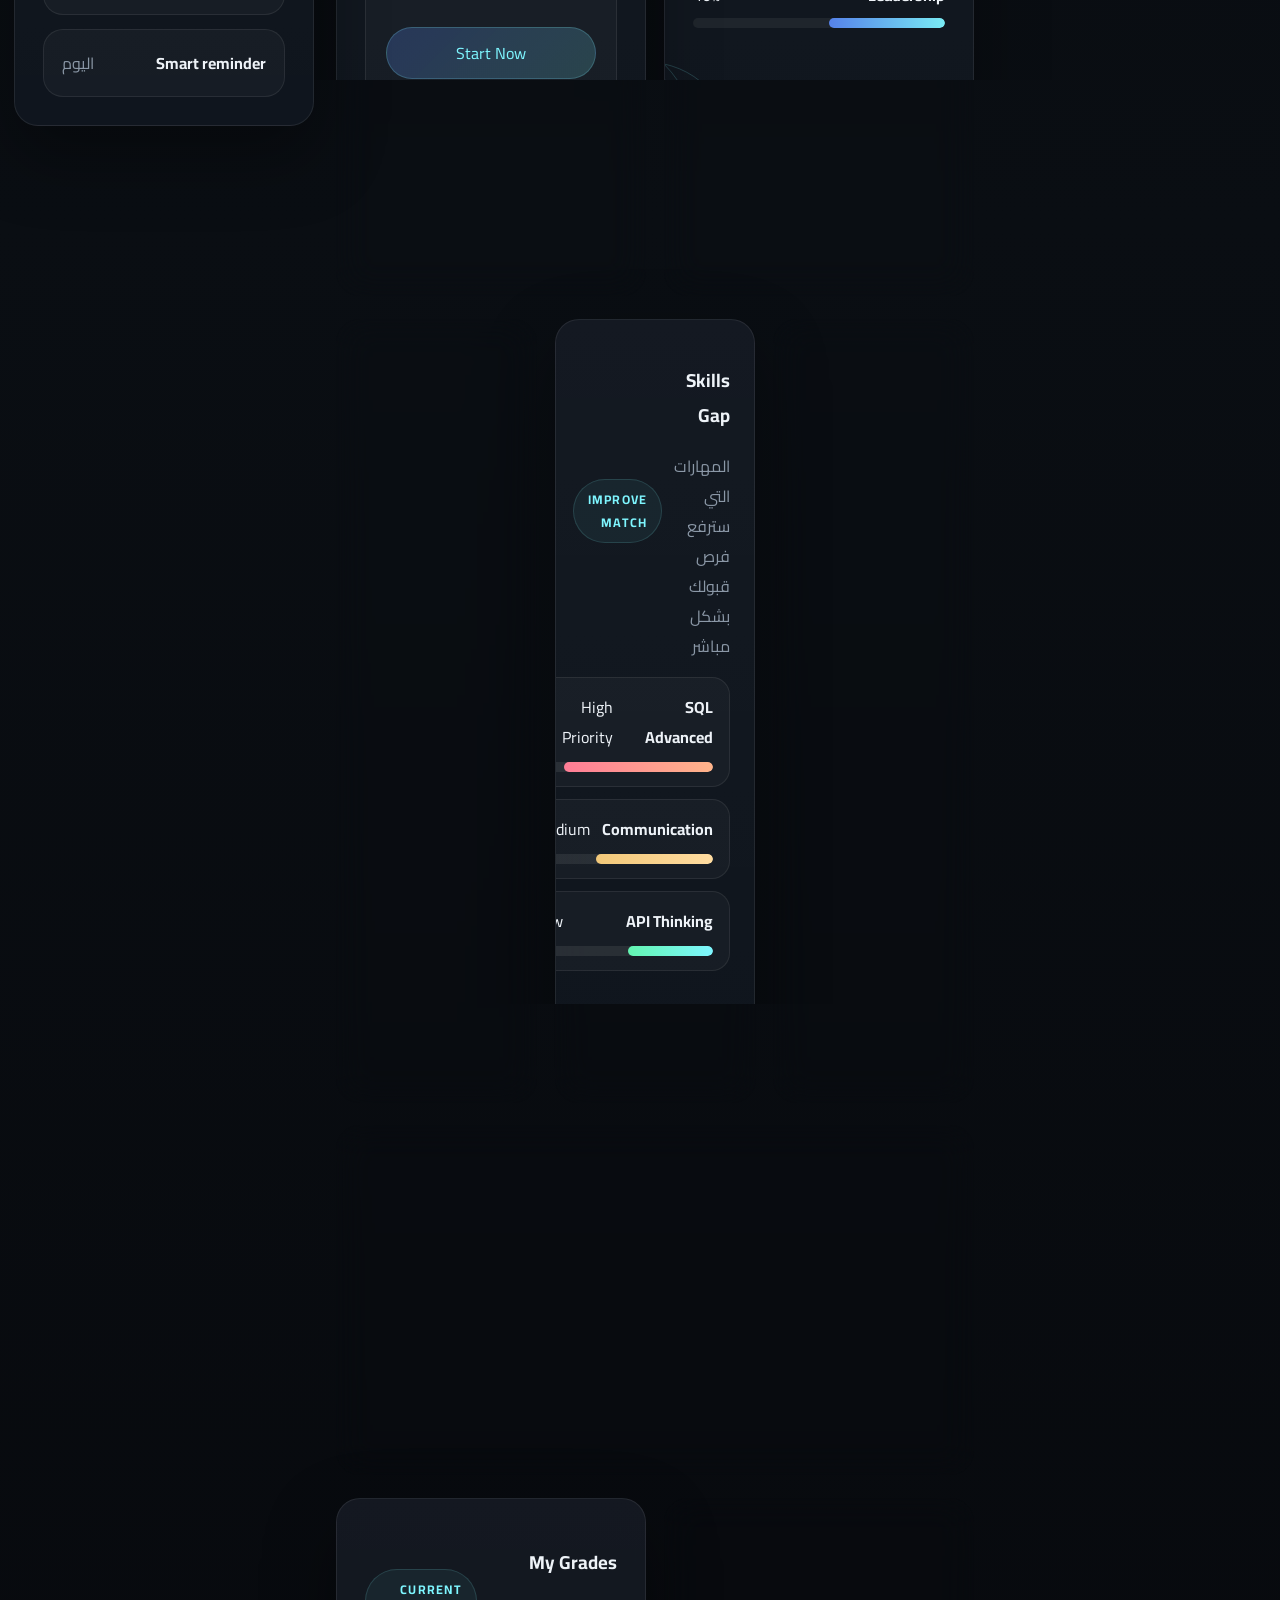
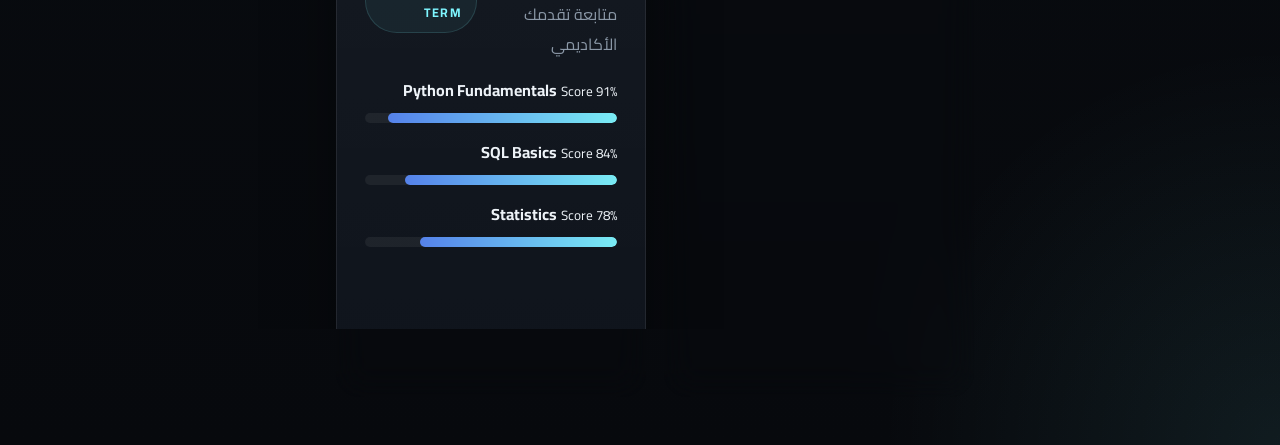
<file: student-dashboard.html>
<!DOCTYPE html>
<html lang="ar" dir="rtl">
<head>
  <meta charset="UTF-8">
  <meta name="viewport" content="width=device-width, initial-scale=1.0">
  <title>Skill Bridge | Student Dashboard</title>
  <link rel="preconnect" href="https://fonts.googleapis.com">
  <link rel="preconnect" href="https://fonts.gstatic.com" crossorigin>
  <link href="https://fonts.googleapis.com/css2?family=Cairo:wght@400;600;700;800;900&family=Cormorant+Garamond:wght@500;600;700&display=swap" rel="stylesheet">
  <link rel="stylesheet" href="student-dashboard.css">
</head>
<body>
  <header class="student-topbar" id="studentTopbar">
    <div class="topbar-shell">
      <a class="brand" href="./index.html">
        <span class="brand-mark">SB</span>
        <span class="brand-copy">
          <strong>Skill Bridge</strong>
          <small>Student Command Center</small>
        </span>
      </a>

      <button class="menu-toggle" type="button" data-menu-toggle aria-label="فتح القائمة">☰</button>

      <nav class="topbar-links">
        <a class="active" href="student-dashboard.html">Dashboard</a>
        <a href="#projects">Projects</a>
        <a href="#certificates">Certificates</a>
        <a href="#grades">Grades</a>
      </nav>

      <div class="topbar-actions">
        <div class="xp-pill">
          <strong>Level 2</strong>
          <span>Explorer • 620 XP</span>
        </div>

        <button class="icon-btn has-badge" id="studentNotificationsTrigger" type="button" data-dropdown-trigger="notificationsDropdown" data-badge="0" aria-label="الإشعارات">🔔</button>
        <div class="dropdown-panel" id="notificationsDropdown">
          <strong>Latest Notifications</strong>
          <div class="dropdown-notifications" id="studentNotificationsList"></div>
        </div>

        <button class="icon-btn" type="button" data-dropdown-trigger="settingsDropdown" aria-label="الإعدادات">⚙</button>
        <div class="dropdown-panel" id="settingsDropdown">
          <strong>Settings</strong>
          <a href="#">Profile Settings</a>
          <a href="#">Theme Toggle</a>
          <a href="#">Privacy</a>
          <a href="#">Help & Support</a>
        </div>

        <button class="profile-btn" type="button" data-dropdown-trigger="profileDropdown">
          <span class="avatar-sm">GA</span>
          <span>جمال</span>
        </button>
        <div class="dropdown-panel" id="profileDropdown">
          <strong>My Profile</strong>
          <a href="./Student Dashboard – Profile.html">View Profile</a>
          <a href="#projects">My Projects</a>
          <a href="#certificates">Certificates</a>
          <a href="student-auth.html">Logout</a>
        </div>
      </div>
    </div>
  </header>

  <main class="dashboard-page">
    <div class="dashboard-shell">
      <aside class="sidebar reveal">
        <div class="sidebar-user">
          <div class="avatar">GA</div>
          <div>
            <h2>Gamal Ellithy</h2>
            <p>Data Analysis Track</p>
          </div>
        </div>

        <nav class="sidebar-nav">
          <a class="active" href="student-dashboard.html">🧠 Dashboard</a>
          <a href="./Student Dashboard – Profile.html">👤 My Profile</a>
          <a href="smart-jobs.html">💼 Jobs</a>
          <a href="learning-path.html">📚 Learning</a>
          <a href="#achievements">🏆 Achievements</a>
          <a href="#updates">🔔 Updates</a>
        </nav>
      </aside>

      <section class="main-content">
        <section class="welcome-card reveal">
          <div class="welcome-copy">
            <span class="section-tag">Welcome Back</span>
            <h1>Welcome, Gamal!</h1>
            <p>ابدأ رحلتك التعليمية من هنا. كل خطوة صغيرة هنا تقربك من فرص حقيقية ومستوى أقوى.</p>
          </div>

          <div class="welcome-meta">
            <div class="level-badge">Level 2 Explorer</div>
            <div class="xp-progress">
              <div class="xp-head">
                <strong>XP Progress</strong>
                <span>620 / 1000</span>
              </div>
              <div class="progress-track"><span style="width:62%"></span></div>
            </div>
          </div>
        </section>

        <section class="hero-card reveal">
          <div class="hero-head">
            <div>
              <span class="section-tag">Talent Snapshot</span>
              <h2>أنت Data بنسبة 82%</h2>
            </div>
            <a class="primary-btn" href="learning-path.html">كمل رحلتك</a>
          </div>

          <p>من طريقة تفكيرك واضح إنك أقرب للتحليل، قراءة الأنماط، وتحويل البيانات إلى قرارات. المسار مناسب لك فعلًا، والخطوة التالية الآن هي رفع مستواك بأدوات عملية.</p>

          <div class="hero-progress">
            <div class="progress-head">
              <strong>Journey Progress</strong>
              <span>60%</span>
            </div>
            <div class="progress-track large"><span style="width:60%"></span></div>
          </div>
        </section>

        <section class="stats-grid reveal">
          <article class="stat-card">
            <small>Active Courses</small>
            <strong>4</strong>
            <p>كورسات مفعلة حاليًا على مسارك</p>
          </article>
          <article class="stat-card">
            <small>Projects Submitted</small>
            <strong>3</strong>
            <p>مشاريع مرفوعة وجاهزة للمراجعة</p>
          </article>
          <article class="stat-card">
            <small>Certificates Earned</small>
            <strong>2</strong>
            <p>شهادات موثقة لرحلتك التعليمية</p>
          </article>
          <article class="stat-card">
            <small>Total Score</small>
            <strong>87%</strong>
            <p>أداء عام قوي ومتصاعد</p>
          </article>
        </section>

        <section class="dual-grid">
          <article class="dna-card reveal">
            <div class="card-head">
              <div>
                <h3>Talent DNA</h3>
                <p>شكل بصري سريع لشخصيتك وميلك المهني</p>
              </div>
              <span class="mini-badge">Core Graphs</span>
            </div>

            <div class="metric-bars">
              <div class="metric-row">
                <div class="metric-head"><strong>Analysis</strong><span>82%</span></div>
                <div class="progress-track"><span style="width:82%"></span></div>
              </div>
              <div class="metric-row">
                <div class="metric-head"><strong>Creativity</strong><span>58%</span></div>
                <div class="progress-track"><span style="width:58%"></span></div>
              </div>
              <div class="metric-row">
                <div class="metric-head"><strong>Leadership</strong><span>46%</span></div>
                <div class="progress-track"><span style="width:46%"></span></div>
              </div>
            </div>

            <div class="radar-chart">
              <div class="radar-ring ring-lg"></div>
              <div class="radar-ring ring-md"></div>
              <div class="radar-ring ring-sm"></div>
              <div class="radar-shape"></div>
            </div>
          </article>

          <article class="next-step-card reveal">
            <div class="card-head">
              <div>
                <h3>Next Best Step</h3>
                <p>أفضل خطوة حالية ترفع مستواك</p>
              </div>
              <span class="mini-badge">Action Now</span>
            </div>

            <div class="next-step-box">
              <strong>ابدأ Python</strong>
              <p>لأن ده هيساعدك تدخل أعمق في مجال Data ويزود فرصك بشكل مباشر.</p>
              <a class="primary-btn" href="learning-path.html">Start Now</a>
            </div>
          </article>
        </section>

        <section class="analytics-grid reveal" id="studentAnalytics">
          <article class="analytics-card">
            <div class="card-head">
              <div>
                <h3>Growth Timeline</h3>
                <p>تطورك عبر التعلم والمشاريع والتقديمات</p>
              </div>
              <span class="mini-badge">Live</span>
            </div>
            <div class="timeline-chart" id="studentGrowthChart"></div>
          </article>

          <article class="analytics-card">
            <div class="card-head">
              <div>
                <h3>Skills Gap</h3>
                <p>المهارات التي سترفع فرص قبولك بشكل مباشر</p>
              </div>
              <span class="mini-badge">Improve Match</span>
            </div>
            <div class="gap-chart" id="studentGapChart"></div>
          </article>

          <article class="analytics-card analytics-card-ring">
            <div class="card-head">
              <div>
                <h3>XP & Badges</h3>
                <p>مستوى الإنجاز الحالي داخل الرحلة</p>
              </div>
              <span class="mini-badge">Gamified</span>
            </div>
            <div class="analytics-ring">
              <svg viewBox="0 0 120 120">
                <circle class="analytics-ring-bg" cx="60" cy="60" r="46"></circle>
                <circle class="analytics-ring-value" id="studentXpRing" cx="60" cy="60" r="46"></circle>
              </svg>
              <div class="analytics-ring-copy">
                <strong id="studentXpPercent">62%</strong>
                <span>XP Progress</span>
              </div>
            </div>
            <div class="badge-summary" id="studentBadgeSummary"></div>
          </article>
        </section>

        <section class="panel-card reveal" id="projects">
          <div class="card-head">
            <div>
              <h3>My Projects</h3>
              <p>ارفع مشاريعك وشارك تقدمك</p>
            </div>
            <a class="primary-btn" href="#">Upload Project</a>
          </div>

          <div class="projects-grid">
            <article class="project-card">
              <div class="project-thumb">DB</div>
              <strong>Data Board</strong>
              <span class="status-badge submitted">Submitted</span>
            </article>
            <article class="project-card">
              <div class="project-thumb">SQL</div>
              <strong>SQL Insights</strong>
              <span class="status-badge reviewed">Reviewed</span>
            </article>
            <article class="project-card">
              <div class="project-thumb">PY</div>
              <strong>Python Cleaner</strong>
              <span class="status-badge approved">Approved</span>
            </article>
          </div>
        </section>

        <section class="dual-grid">
          <article class="panel-card reveal" id="certificates">
            <div class="card-head">
              <div>
                <h3>My Certificates</h3>
                <p>شهاداتك الرسمية واعترافك بالمهارات</p>
              </div>
              <span class="mini-badge">2 Certificates</span>
            </div>

            <div class="cert-grid">
              <div class="cert-card">
                <strong>Python Foundations</strong>
                <small>12 March 2026</small>
                <a href="#">Download</a>
              </div>
              <div class="cert-card">
                <strong>Data Analysis Basics</strong>
                <small>03 February 2026</small>
                <a href="#">Download</a>
              </div>
            </div>
          </article>

          <article class="panel-card reveal" id="grades">
            <div class="card-head">
              <div>
                <h3>My Grades</h3>
                <p>متابعة تقدمك الأكاديمي</p>
              </div>
              <span class="mini-badge">Current Term</span>
            </div>

            <div class="grades-list">
              <div class="grade-row">
                <div>
                  <strong>Python Fundamentals</strong>
                  <small>Score 91%</small>
                </div>
                <div class="progress-track"><span style="width:91%"></span></div>
              </div>
              <div class="grade-row">
                <div>
                  <strong>SQL Basics</strong>
                  <small>Score 84%</small>
                </div>
                <div class="progress-track"><span style="width:84%"></span></div>
              </div>
              <div class="grade-row">
                <div>
                  <strong>Statistics</strong>
                  <small>Score 78%</small>
                </div>
                <div class="progress-track"><span style="width:78%"></span></div>
              </div>
            </div>
          </article>
        </section>
      </section>

      <aside class="quick-panel">
        <article class="panel-card reveal" id="achievements">
          <div class="card-head">
            <div>
              <h3>Achievements</h3>
              <p>إنجازاتك الحالية داخل الرحلة</p>
            </div>
            <span class="mini-badge">Gamified</span>
          </div>

          <div class="achievement-list">
            <div class="achievement-item unlocked"><strong>Explorer</strong><span>خلص Quiz</span></div>
            <div class="achievement-item unlocked"><strong>Analyzer</strong><span>دخل Dashboard</span></div>
            <div class="achievement-item"><strong>Builder</strong><span>ارفع مشروع</span></div>
            <div class="achievement-item"><strong>Ready</strong><span>قدّم على شغل</span></div>
          </div>
        </article>

        <article class="panel-card reveal">
          <div class="card-head">
            <div>
              <h3>Journey</h3>
              <p>تقدّمك الحالي في اللعبة</p>
            </div>
            <span class="mini-badge">30 → 100</span>
          </div>

          <div class="journey-pills">
            <span class="journey-pill done">30% Quiz</span>
            <span class="journey-pill active">60% Dashboard</span>
            <span class="journey-pill">80% Learning</span>
            <span class="journey-pill">100% Ready</span>
          </div>
        </article>

        <article class="panel-card reveal" id="updates">
          <div class="card-head">
            <div>
              <h3>Updates & Notifications</h3>
              <p>جميع التنبيهات المهمة هنا</p>
            </div>
            <span class="mini-badge">Live</span>
          </div>

          <div class="updates-list" id="studentUpdatesList"></div>
        </article>
      </aside>
    </div>
  </main>

  <div class="notification-center">
    <button class="notification-fab" id="studentNotificationFab" type="button" aria-label="فتح مركز الإشعارات">
      <span>🔔</span>
      <strong id="studentNotificationCount">0</strong>
    </button>
    <div class="notification-panel hidden" id="studentNotificationPanel">
      <div class="notification-panel-head">
        <strong>Notification Center</strong>
        <button class="notification-clear" id="studentMarkAllRead" type="button">Mark all read</button>
      </div>
      <div class="notification-feed" id="studentNotificationFeed"></div>
    </div>
  </div>

  <div class="toast" id="studentDashboardToast"></div>

  <script src="student-dashboard.js"></script>
</body>
</html>
</file>
<file: style.css>
:root {
  --primary: #5b5fee;
  --secondary: #1fb6a6;
  --dark: #07111c;
  --dark-soft: #0d1c2b;
  --surface: rgba(255, 255, 255, 0.06);
  --surface-strong: rgba(255, 255, 255, 0.1);
  --line: rgba(255, 255, 255, 0.1);
  --text: #eef5fb;
  --muted: #abc0d2;
  --text-dark: #e8f2fb;
  --light-bg: #091522;
  --light-card: rgba(255, 255, 255, 0.05);
  --shadow: 0 28px 72px rgba(0, 0, 0, 0.3);
  --radius-xl: 30px;
  --radius-lg: 22px;
  --radius-md: 18px;
  --container: min(1120px, calc(100vw - 32px));
}

* {
  box-sizing: border-box;
}

html {
  scroll-behavior: smooth;
}

body {
  margin: 0;
  font-family: "Cairo", sans-serif;
  color: var(--text);
  background:
    radial-gradient(circle at 82% 10%, rgba(91, 95, 238, 0.22), transparent 18rem),
    radial-gradient(circle at 18% 16%, rgba(31, 182, 166, 0.14), transparent 16rem),
    radial-gradient(circle at 50% 0%, rgba(122, 170, 255, 0.08), transparent 24rem),
    linear-gradient(180deg, #050a12 0%, #07111c 46%, #081522 100%);
  overflow-x: hidden;
}

body::before {
  content: "";
  position: fixed;
  inset: 0;
  pointer-events: none;
  opacity: 0.16;
  background-image:
    linear-gradient(rgba(255, 255, 255, 0.03) 1px, transparent 1px),
    linear-gradient(90deg, rgba(255, 255, 255, 0.03) 1px, transparent 1px);
  background-size: 40px 40px;
}

a {
  color: inherit;
  text-decoration: none;
}

button,
input,
textarea {
  font: inherit;
}

.hidden {
  display: none !important;
}

.container {
  width: var(--container);
  margin: 0 auto;
}

.loading-screen {
  position: fixed;
  inset: 0;
  z-index: 1200;
  display: grid;
  place-items: center;
  background:
    radial-gradient(circle at center, rgba(91, 95, 238, 0.24), transparent 20rem),
    rgba(4, 10, 18, 0.98);
  transition: opacity 0.5s ease, visibility 0.5s ease;
}

.loading-screen.is-hidden {
  opacity: 0;
  visibility: hidden;
  pointer-events: none;
}

.loading-panel,
.hero-card,
.quiz-card,
.path-card,
.next-step-card,
.result-panel-card,
.insight-card,
.cta-note,
.footer-shell,
.result-fullscreen {
  border: 1px solid var(--line);
  border-radius: var(--radius-xl);
  box-shadow: var(--shadow);
}

.loading-panel {
  width: min(92vw, 32rem);
  padding: 2rem;
  text-align: center;
  background: rgba(255, 255, 255, 0.04);
  backdrop-filter: blur(18px);
}

.loading-label,
.eyebrow,
.brand-copy small,
.hero-card small {
  display: inline-flex;
  align-items: center;
  gap: 0.5rem;
  color: var(--secondary);
  text-transform: uppercase;
  letter-spacing: 0.12em;
  font-size: 0.78rem;
  font-weight: 700;
}

.loading-message,
.brand-copy strong,
.hero-copy h1,
.section-heading h2,
.section-copy h2,
.path-card h3,
.hero-card h3 {
  font-family: "Syne", sans-serif;
}

.loading-message {
  margin: 1rem 0 1.2rem;
  font-size: clamp(1.8rem, 4vw, 3rem);
}

.loading-bar,
.quiz-progress,
.mini-progress {
  width: 100%;
  overflow: hidden;
  border-radius: 999px;
}

.loading-bar,
.quiz-progress {
  height: 12px;
  background: rgba(255, 255, 255, 0.08);
}

.loading-bar span,
.quiz-progress span,
.mini-progress span {
  display: block;
  height: 100%;
  width: 0;
  border-radius: inherit;
  background: linear-gradient(90deg, var(--secondary), var(--primary));
}

.site-header {
  position: sticky;
  top: 0;
  z-index: 100;
  padding-top: 1rem;
}

.nav-shell {
  display: grid;
  grid-template-columns: auto 1fr auto;
  align-items: center;
  gap: 1rem;
  padding: 1rem 1.25rem;
  border: 1px solid var(--line);
  border-radius: 999px;
  backdrop-filter: blur(18px);
  background: rgba(7, 17, 28, 0.74);
}

.site-header.is-scrolled .nav-shell {
  background: rgba(8, 19, 32, 0.92);
}

.brand {
  display: flex;
  align-items: center;
  gap: 0.9rem;
}

.brand-copy {
  display: flex;
  flex-direction: column;
}

.brand-copy strong {
  font-size: 1.18rem;
}

.brand-mark {
  position: relative;
  display: grid;
  place-items: center;
  width: 58px;
  height: 58px;
  border-radius: 20px;
  background: linear-gradient(135deg, rgba(91, 95, 238, 0.95), rgba(31, 182, 166, 0.95));
  box-shadow: 0 18px 40px rgba(91, 95, 238, 0.24);
  overflow: hidden;
}

.brand-mark::before,
.brand-mark::after {
  content: "";
  position: absolute;
  width: 16px;
  height: 34px;
  border: 2px solid rgba(255, 255, 255, 0.72);
  border-radius: 999px;
  opacity: 0.6;
}

.brand-mark::before {
  transform: rotate(32deg);
}

.brand-mark::after {
  transform: rotate(-32deg);
}

.brand-mark-core {
  position: relative;
  z-index: 1;
  color: #fff;
  font-family: "Syne", sans-serif;
  font-weight: 800;
}

.brand-mark-lg {
  width: 86px;
  height: 86px;
  margin: 0 auto;
}

.nav-menu,
.nav-actions,
.hero-actions,
.chip-row,
.footer-links,
.result-actions,
.next-actions {
  display: flex;
  flex-wrap: wrap;
  gap: 0.9rem;
}

.nav-menu {
  justify-content: center;
}

.nav-menu a,
.footer-links a {
  color: var(--muted);
  transition: color 0.2s ease, transform 0.2s ease;
}

.nav-menu a:hover,
.footer-links a:hover {
  color: #fff;
  transform: translateY(-2px);
}

.nav-toggle {
  display: none;
  flex-direction: column;
  justify-content: center;
  align-items: center;
  gap: 0.3rem;
  width: 48px;
  height: 48px;
  border: 1px solid var(--line);
  border-radius: 16px;
  background: rgba(255, 255, 255, 0.04);
}

.nav-toggle span {
  width: 18px;
  height: 2px;
  border-radius: 999px;
  background: #fff;
}

.btn {
  display: inline-flex;
  align-items: center;
  justify-content: center;
  min-height: 52px;
  padding: 0 1.35rem;
  border-radius: 999px;
  border: 1px solid transparent;
  transition: transform 0.24s ease, box-shadow 0.24s ease;
}

.btn:hover,
.hero-card:hover,
.quiz-option:hover,
.path-card:hover,
.next-step-card:hover {
  transform: translateY(-4px);
}

.btn-primary {
  color: #fff;
  background: linear-gradient(135deg, var(--primary), #6f8bff);
  box-shadow: 0 18px 38px rgba(91, 95, 238, 0.3);
}

.btn-ghost {
  color: #fff;
  border-color: rgba(255, 255, 255, 0.14);
  background: rgba(255, 255, 255, 0.04);
}

.btn-large {
  min-height: 58px;
  padding: 0 1.7rem;
  font-weight: 700;
}

.hero-section,
.simple-path-section,
.quiz-section,
.next-step-section,
.site-footer {
  position: relative;
  z-index: 1;
}

.hero-section {
  padding: 5.4rem 0 3.8rem;
}

.hero-grid,
.quiz-grid,
.next-step-grid {
  display: grid;
  grid-template-columns: minmax(0, 1.06fr) minmax(320px, 0.94fr);
  gap: 2rem;
  align-items: center;
}

.hero-copy h1 {
  margin: 1rem 0;
  font-size: clamp(2.6rem, 7vw, 5rem);
  line-height: 1.03;
}

.hero-copy h1 span {
  display: block;
  color: #8bc8ff;
}

.hero-hook {
  margin: 0 0 1rem;
  font-size: clamp(1rem, 2vw, 1.25rem);
  font-weight: 800;
  color: #f6fbff;
}

.hero-subtext,
.section-copy p,
.section-heading p,
.hero-card p,
.site-footer p,
.next-step-list li {
  color: var(--muted);
  line-height: 1.9;
}

.hero-points,
.result-list,
.next-step-list {
  list-style: none;
  padding: 0;
  margin: 0;
  display: grid;
  gap: 0.85rem;
}

.hero-points {
  margin-bottom: 1.5rem;
}

.hero-points li,
.next-step-list li {
  position: relative;
  padding-right: 1.7rem;
}

.hero-points li::before,
.next-step-list li::before {
  content: "";
  position: absolute;
  right: 0;
  top: 0.7rem;
  width: 0.7rem;
  height: 0.7rem;
  border-radius: 50%;
  background: linear-gradient(135deg, var(--secondary), var(--primary));
  box-shadow: 0 0 0 6px rgba(31, 182, 166, 0.12);
}

.hero-dynamic {
  display: inline-flex;
  align-items: center;
  gap: 0.85rem;
  margin-top: 1.2rem;
  padding: 0.9rem 1.1rem;
  border-radius: 999px;
  border: 1px solid var(--line);
  background: rgba(255, 255, 255, 0.04);
  box-shadow: 0 12px 28px rgba(0, 0, 0, 0.14);
}

.dynamic-dot {
  width: 0.8rem;
  height: 0.8rem;
  border-radius: 50%;
  background: var(--secondary);
  box-shadow: 0 0 0 10px rgba(31, 182, 166, 0.12);
  animation: pulse 1.8s infinite;
}

.hero-side {
  display: grid;
  gap: 1rem;
}

.hero-card,
.quiz-card {
  background:
    linear-gradient(180deg, rgba(255, 255, 255, 0.08), rgba(255, 255, 255, 0.03)),
    rgba(255, 255, 255, 0.04);
  backdrop-filter: blur(18px);
}

.hero-card {
  padding: 1.5rem;
}

.main-card {
  position: relative;
  overflow: hidden;
}

.main-card::after {
  content: "";
  position: absolute;
  inset: auto -40px -60px auto;
  width: 180px;
  height: 180px;
  border-radius: 50%;
  background: radial-gradient(circle, rgba(91, 95, 238, 0.22), transparent 70%);
  pointer-events: none;
}

.hero-card-head,
.quiz-meta {
  display: flex;
  align-items: center;
  justify-content: space-between;
  gap: 1rem;
}

.chip {
  padding: 0.55rem 0.95rem;
  border: 1px solid rgba(255, 255, 255, 0.12);
  border-radius: 999px;
  background: rgba(255, 255, 255, 0.06);
  color: #dff7ff;
}

.side-note {
  background: linear-gradient(135deg, rgba(31, 182, 166, 0.14), rgba(91, 95, 238, 0.14));
}

.simple-path-section,
.quiz-section,
.next-step-section {
  padding: 4.8rem 0;
}

.simple-path-section,
.next-step-section {
  color: var(--text-dark);
}

.section-heading,
.section-copy {
  color: var(--text-dark);
}

.section-heading h2,
.section-copy h2,
.path-card h3 {
  margin: 0.8rem 0;
  color: #f4f9ff;
}

.compact-heading {
  max-width: 40rem;
  margin: 0 auto 2rem;
  text-align: center;
}

.path-grid {
  display: grid;
  grid-template-columns: repeat(3, minmax(0, 1fr));
  gap: 1.2rem;
}

.path-card,
.next-step-card,
.footer-shell {
  padding: 1.4rem;
  background:
    linear-gradient(180deg, rgba(255, 255, 255, 0.06), rgba(255, 255, 255, 0.03)),
    rgba(255, 255, 255, 0.03);
  backdrop-filter: blur(18px);
}

.path-number {
  display: inline-grid;
  place-items: center;
  width: 40px;
  height: 40px;
  border-radius: 50%;
  color: #fff;
  background: linear-gradient(135deg, var(--secondary), var(--primary));
  font-weight: 800;
}

.path-card p {
  margin-bottom: 0;
  color: var(--muted);
  line-height: 1.8;
}

.quiz-card {
  padding: 1.6rem;
  background:
    radial-gradient(circle at top right, rgba(91, 95, 238, 0.2), transparent 16rem),
    linear-gradient(180deg, #0b1c2d, #12304a);
}

.quiz-stage,
.quiz-time {
  color: #d6e4f1;
}

.quiz-card h3,
.result-hero h2 {
  margin: 1.2rem 0;
  font-size: clamp(1.6rem, 3vw, 2.2rem);
}

.quiz-feedback {
  min-height: 30px;
  margin: 0 0 1rem;
  color: #b9d4e8;
  font-weight: 700;
}

.quiz-options {
  display: grid;
  gap: 0.9rem;
}

.quiz-option {
  padding: 1rem 1.1rem;
  border: 1px solid rgba(255, 255, 255, 0.14);
  border-radius: 18px;
  color: #fff;
  background: rgba(255, 255, 255, 0.06);
  text-align: right;
  transition: transform 0.25s ease, border-color 0.25s ease, background 0.25s ease;
}

.quiz-option:hover {
  border-color: rgba(31, 182, 166, 0.7);
  background: rgba(31, 182, 166, 0.14);
}

.quiz-result {
  display: grid;
  gap: 1rem;
}

.quiz-result p,
.quiz-result li {
  color: #d7e8f6;
}

.simple-benefits {
  display: grid;
  grid-template-columns: repeat(3, minmax(0, 1fr));
  gap: 1rem;
  margin: 1.5rem 0;
}

.simple-benefits div {
  padding: 1rem;
  border-radius: 20px;
  background: rgba(255, 255, 255, 0.05);
  border: 1px solid rgba(255, 255, 255, 0.08);
  box-shadow: 0 14px 30px rgba(0, 0, 0, 0.14);
}

.simple-benefits strong {
  display: block;
  color: var(--primary);
  font-family: "Syne", sans-serif;
  margin-bottom: 0.3rem;
}

.simple-benefits span,
.next-note span {
  color: var(--muted);
}

.next-note {
  display: grid;
  gap: 0.3rem;
  padding: 1rem 1.1rem;
  border-radius: 22px;
  background: linear-gradient(135deg, rgba(91, 95, 238, 0.12), rgba(31, 182, 166, 0.1));
  border: 1px solid rgba(255, 255, 255, 0.08);
}

.next-note strong {
  color: #f4f9ff;
}

.next-step-grid {
  align-items: start;
}

.next-step-card strong {
  display: block;
  margin-bottom: 1rem;
  color: #f4f9ff;
}

.result-overlay {
  position: fixed;
  inset: 0;
  z-index: 1400;
}

.result-backdrop {
  position: absolute;
  inset: 0;
  background: rgba(3, 8, 15, 0.72);
  backdrop-filter: blur(14px);
}

.result-fullscreen {
  position: relative;
  z-index: 1;
  width: min(980px, calc(100vw - 24px));
  max-height: calc(100vh - 24px);
  margin: 12px auto;
  padding: 2rem;
  overflow: auto;
  color: #fff;
  background:
    radial-gradient(circle at top, rgba(91, 95, 238, 0.26), transparent 22rem),
    radial-gradient(circle at left, rgba(31, 182, 166, 0.18), transparent 18rem),
    linear-gradient(180deg, #081320, #0b1c2d);
}

.result-close {
  position: absolute;
  top: 1rem;
  left: 1rem;
  width: 46px;
  height: 46px;
  border: 1px solid rgba(255, 255, 255, 0.14);
  border-radius: 50%;
  color: #fff;
  background: rgba(255, 255, 255, 0.05);
  font-size: 1.5rem;
}

.result-kicker,
.result-ai-copy,
.unlock-strip span,
.result-panel-card p,
.dna-bar-head {
  color: #d7e8f6;
}

.result-summary-grid {
  display: grid;
  grid-template-columns: repeat(3, minmax(0, 1fr));
  gap: 1rem;
  margin-bottom: 1rem;
}

.insight-grid {
  display: grid;
  grid-template-columns: repeat(2, minmax(0, 1fr));
  gap: 1rem;
  margin-bottom: 1rem;
}

.result-panel-card,
.insight-card {
  padding: 1.2rem;
  background: rgba(255, 255, 255, 0.05);
}

.result-panel-card strong,
.insight-card strong {
  display: block;
  margin-bottom: 0.7rem;
}

.dna-bars {
  display: grid;
  gap: 0.8rem;
}

.dna-bar {
  display: grid;
  gap: 0.4rem;
}

.dna-bar-head {
  display: flex;
  justify-content: space-between;
  gap: 0.8rem;
}

.dna-bar-track {
  height: 10px;
  border-radius: 999px;
  overflow: hidden;
  background: rgba(255, 255, 255, 0.08);
}

.dna-bar-track span {
  display: block;
  height: 100%;
  border-radius: inherit;
  background: linear-gradient(90deg, var(--secondary), var(--primary));
}

.unlock-strip {
  display: grid;
  gap: 0.35rem;
  padding: 1rem 1.2rem;
  margin-bottom: 1rem;
  border-radius: 24px;
  background: linear-gradient(135deg, rgba(31, 182, 166, 0.14), rgba(91, 95, 238, 0.14));
}

.site-footer {
  padding: 0 0 2.5rem;
}

.footer-shell {
  display: flex;
  flex-wrap: wrap;
  justify-content: space-between;
  gap: 1rem;
  color: var(--text-dark);
  background:
    linear-gradient(180deg, rgba(255, 255, 255, 0.06), rgba(255, 255, 255, 0.03)),
    rgba(255, 255, 255, 0.03);
}

.reveal {
  opacity: 0;
  transform: translateY(28px);
  transition: opacity 0.7s ease, transform 0.7s ease;
}

.reveal.is-visible {
  opacity: 1;
  transform: translateY(0);
}

@keyframes pulse {
  0%, 100% {
    transform: scale(1);
    opacity: 1;
  }
  50% {
    transform: scale(1.12);
    opacity: 0.75;
  }
}

@media (max-width: 1040px) {
  .hero-grid,
  .quiz-grid,
  .next-step-grid,
  .path-grid,
  .simple-benefits,
  .result-summary-grid,
  .insight-grid {
    grid-template-columns: 1fr;
  }
}

@media (max-width: 860px) {
  .nav-shell {
    grid-template-columns: auto auto;
  }

  .nav-toggle {
    display: inline-flex;
  }

  .nav-menu,
  .nav-actions {
    display: none;
  }

  .site-header.is-open .nav-menu,
  .site-header.is-open .nav-actions {
    display: flex;
    grid-column: 1 / -1;
    flex-direction: column;
    align-items: stretch;
  }

  .nav-menu {
    padding-top: 1rem;
  }
}

@media (max-width: 640px) {
  .container {
    width: min(calc(100vw - 20px), 100%);
  }

  .hero-section,
  .simple-path-section,
  .quiz-section,
  .next-step-section {
    padding: 4rem 0;
  }

  .nav-shell,
  .loading-panel,
  .hero-card,
  .quiz-card,
  .path-card,
  .next-step-card,
  .footer-shell,
  .result-fullscreen {
    padding: 1.2rem;
  }

  .hero-actions,
  .nav-actions,
  .footer-links,
  .result-actions,
  .next-actions {
    flex-direction: column;
    align-items: stretch;
  }

  .btn {
    width: 100%;
  }
}
</file>
<file: jobs-library.css>
:root {
  --primary: #5b5fee;
  --secondary: #1fb6a6;
  --text: #13263b;
  --muted: #6d8198;
  --border: rgba(19, 38, 59, 0.1);
  --bg: #f7fbff;
  --bg-alt: #edf5fb;
  --shadow: 0 22px 48px rgba(32, 74, 117, 0.12);
  --content-width: min(1160px, calc(100vw - 32px));
}

* { box-sizing: border-box; }

body {
  margin: 0;
  min-height: 100vh;
  font-family: "Cairo", sans-serif;
  color: var(--text);
  background:
    radial-gradient(circle at top right, rgba(91,95,238,0.12), transparent 22rem),
    radial-gradient(circle at bottom left, rgba(31,182,166,0.08), transparent 20rem),
    linear-gradient(180deg, var(--bg), var(--bg-alt));
}

a { color: inherit; text-decoration: none; }
button { font: inherit; cursor: pointer; }

.library-shell {
  width: var(--content-width);
  margin: 0 auto;
  padding: 36px 0 56px;
}

.library-topbar,
.library-hero,
.library-card,
.empty-state {
  border-radius: 26px;
  border: 1px solid var(--border);
  background: linear-gradient(180deg, rgba(255,255,255,0.92), rgba(255,255,255,0.78));
  box-shadow: var(--shadow);
}

.library-topbar {
  margin-top: 18px;
  padding: 18px 22px;
  display: flex;
  align-items: center;
  justify-content: space-between;
  gap: 14px;
}

.library-links,
.hero-actions,
.library-tags,
.library-actions {
  display: flex;
  gap: 12px;
  flex-wrap: wrap;
}

.nav-pill,
.ghost-btn,
.primary-btn {
  min-height: 44px;
  padding: 0 16px;
  border-radius: 999px;
  border: 1px solid var(--border);
  background: rgba(255,255,255,0.82);
}

.nav-pill.active,
.ghost-btn:hover {
  border-color: rgba(91,95,238,0.25);
  box-shadow: 0 0 0 3px rgba(91,95,238,0.08);
}

.primary-btn {
  border: 0;
  color: #fff;
  background: linear-gradient(135deg, var(--primary), var(--secondary));
}

.library-hero {
  margin-top: 24px;
  padding: 28px;
  display: grid;
  gap: 12px;
}

.library-hero h1 {
  margin: 0;
  font-size: clamp(2rem, 5vw, 3rem);
}

.library-hero p,
.library-meta,
.empty-state p {
  color: var(--muted);
}

.library-grid {
  margin-top: 24px;
  display: grid;
  grid-template-columns: repeat(2, minmax(0, 1fr));
  gap: 18px;
}

.library-card {
  padding: 22px;
  display: grid;
  gap: 12px;
}

.library-head {
  display: flex;
  justify-content: space-between;
  gap: 12px;
  align-items: flex-start;
}

.library-card strong {
  font-size: 1.08rem;
}

.match-pill,
.status-pill {
  padding: 8px 14px;
  border-radius: 999px;
  border: 1px solid var(--border);
  background: rgba(255,255,255,0.86);
}

.status-pill {
  color: #1c8f5f;
}

.library-tags span {
  padding: 7px 12px;
  border-radius: 999px;
  border: 1px solid var(--border);
  color: var(--muted);
  background: rgba(255,255,255,0.75);
}

.empty-state {
  margin-top: 24px;
  padding: 48px 24px;
  text-align: center;
}

.hidden {
  display: none !important;
}

@media (max-width: 860px) {
  .library-grid {
    grid-template-columns: 1fr;
  }

  .library-topbar {
    flex-direction: column;
    align-items: stretch;
  }
}
</file>
<file: candidate-passport.css>
:root {
  --bg-top: #eef4ff;
  --bg-bottom: #f9fbff;
  --panel: rgba(255, 255, 255, 0.76);
  --panel-strong: rgba(255, 255, 255, 0.9);
  --text: #142238;
  --muted: #61748d;
  --primary: #6a63ff;
  --secondary: #21c1c4;
  --accent: #8f61ff;
  --success: #15a97f;
  --danger: #f16c7a;
  --border: rgba(106, 99, 255, 0.12);
  --shadow: 0 30px 70px rgba(93, 109, 146, 0.18);
  --content-width: min(1280px, calc(100vw - 32px));
}

* { box-sizing: border-box; }

body {
  margin: 0;
  min-height: 100vh;
  color: var(--text);
  font-family: "Cairo", sans-serif;
  background:
    radial-gradient(circle at top right, rgba(106, 99, 255, 0.18), transparent 24rem),
    radial-gradient(circle at bottom left, rgba(33, 193, 196, 0.16), transparent 22rem),
    linear-gradient(180deg, var(--bg-top) 0%, var(--bg-bottom) 100%);
}

body::before {
  content: "";
  position: fixed;
  inset: 0;
  pointer-events: none;
  opacity: 0.25;
  background-image:
    linear-gradient(rgba(106, 99, 255, 0.05) 1px, transparent 1px),
    linear-gradient(90deg, rgba(106, 99, 255, 0.05) 1px, transparent 1px);
  background-size: 36px 36px;
}

a { color: inherit; text-decoration: none; }
button { font: inherit; cursor: pointer; }

.passport-topbar {
  position: sticky;
  top: 0;
  z-index: 20;
  border-bottom: 1px solid rgba(106, 99, 255, 0.1);
  background: rgba(248, 251, 255, 0.78);
  backdrop-filter: blur(18px);
}

.topbar-shell,
.passport-page {
  width: var(--content-width);
  margin: 0 auto;
}

.topbar-shell,
.passport-brand,
.topbar-links,
.topbar-actions,
.hero-head,
.hero-actions,
.stats-strip,
.section-head,
.mini-stats,
.skills-cloud,
.badge-list,
.share-grid {
  display: flex;
  gap: 12px;
  flex-wrap: wrap;
}

.topbar-shell {
  min-height: 78px;
  align-items: center;
  justify-content: space-between;
}

.passport-brand { align-items: center; }

.brand-mark {
  width: 48px;
  height: 48px;
  display: grid;
  place-items: center;
  border-radius: 16px;
  background: linear-gradient(135deg, var(--primary), var(--secondary));
  color: #fff;
  font-weight: 800;
  box-shadow: 0 14px 28px rgba(106, 99, 255, 0.26);
}

.brand-copy {
  display: flex;
  flex-direction: column;
}

.brand-copy small,
.hero-location,
.summary-box p,
.mini-stat span,
.stat-chip span,
.timeline-list span,
.goal-card p,
.qr-card span,
.insight-box p,
#recruiterCopy {
  color: var(--muted);
}

.topbar-links a,
.ghost-link,
.primary-link,
.share-action,
.panel-pill {
  padding: 10px 16px;
  border-radius: 999px;
  border: 1px solid var(--border);
  background: rgba(255, 255, 255, 0.68);
  transition: 0.25s ease;
}

.topbar-links a:hover,
.topbar-links a.active,
.ghost-link:hover,
.share-action:hover {
  color: var(--primary);
  box-shadow: 0 0 0 1px rgba(106, 99, 255, 0.12), 0 18px 30px rgba(106, 99, 255, 0.12);
}

.primary-link {
  color: #fff;
  border: 0;
  background: linear-gradient(135deg, var(--primary), var(--secondary));
  box-shadow: 0 18px 34px rgba(33, 193, 196, 0.18);
}

.menu-toggle {
  display: none;
  width: 48px;
  height: 48px;
  border-radius: 16px;
  border: 1px solid var(--border);
  background: rgba(255, 255, 255, 0.68);
  color: var(--text);
}

.passport-page {
  padding: 34px 0 60px;
}

.hero-grid,
.passport-layout {
  display: grid;
  gap: 22px;
}

.hero-grid {
  grid-template-columns: minmax(0, 1.2fr) minmax(300px, 0.7fr);
  margin-bottom: 20px;
}

.passport-layout {
  grid-template-columns: minmax(0, 1.15fr) minmax(320px, 0.75fr);
}

.main-column,
.side-column {
  display: grid;
  gap: 22px;
}

.hero-card,
.readiness-card,
.panel-card,
.stat-chip {
  position: relative;
  border-radius: 28px;
  border: 1px solid rgba(106, 99, 255, 0.1);
  background:
    linear-gradient(180deg, rgba(255,255,255,0.72), rgba(255,255,255,0.55)),
    var(--panel);
  backdrop-filter: blur(18px);
  box-shadow: var(--shadow);
}

.hero-card,
.readiness-card,
.panel-card {
  padding: 26px;
}

.hero-avatar {
  width: 92px;
  height: 92px;
  display: grid;
  place-items: center;
  border-radius: 28px;
  background: linear-gradient(135deg, var(--primary), var(--accent));
  color: #fff;
  font-size: 2rem;
  font-weight: 800;
  box-shadow: 0 20px 34px rgba(106, 99, 255, 0.24);
}

.eyebrow {
  display: inline-flex;
  align-items: center;
  padding: 7px 14px;
  border-radius: 999px;
  background: rgba(106, 99, 255, 0.08);
  color: var(--primary);
  font-size: 0.9rem;
  font-weight: 700;
}

.hero-copy h1,
.section-head h2 {
  margin: 10px 0 6px;
  font-family: "Syne", "Cairo", sans-serif;
}

.hero-copy h1 {
  font-size: clamp(2rem, 4.5vw, 3.3rem);
  line-height: 1.05;
}

.hero-role {
  margin: 0;
  font-size: 1.15rem;
  font-weight: 700;
  color: var(--accent);
}

.hero-location {
  margin: 6px 0 0;
}

.summary-box,
.insight-box,
.goal-card,
.qr-card {
  padding: 18px;
  border-radius: 22px;
  border: 1px solid rgba(106, 99, 255, 0.1);
  background: rgba(255, 255, 255, 0.68);
}

.summary-box strong,
.insight-box strong,
.goal-card strong {
  display: block;
  margin-bottom: 8px;
}

.action-btn {
  min-height: 50px;
  display: inline-flex;
  align-items: center;
  justify-content: center;
}

.readiness-card {
  display: grid;
  gap: 18px;
  align-content: start;
}

.readiness-ring {
  position: relative;
  width: 190px;
  margin: 0 auto;
}

.readiness-ring svg {
  width: 100%;
  height: auto;
  transform: rotate(-90deg);
}

.ring-bg,
.ring-value {
  fill: none;
  stroke-width: 10;
}

.ring-bg {
  stroke: rgba(106, 99, 255, 0.12);
}

.ring-value {
  stroke: url(#gradientStroke);
  stroke: var(--primary);
  stroke-linecap: round;
  stroke-dasharray: 301.59;
  stroke-dashoffset: 301.59;
  transition: stroke-dashoffset 0.8s ease;
}

.ring-copy {
  position: absolute;
  inset: 0;
  display: grid;
  place-items: center;
  text-align: center;
}

.ring-copy strong {
  font-size: 2rem;
  color: var(--primary);
}

.mini-stats {
  display: grid;
  grid-template-columns: repeat(3, minmax(0, 1fr));
}

.mini-stat {
  padding: 16px;
  border-radius: 20px;
  background: rgba(255, 255, 255, 0.58);
  text-align: center;
}

.mini-stat strong,
.stat-chip strong {
  display: block;
  font-size: 1.1rem;
}

.stats-strip {
  display: grid;
  grid-template-columns: repeat(4, minmax(0, 1fr));
  margin-bottom: 20px;
}

.stat-chip {
  padding: 16px 18px;
  text-align: center;
}

.section-head {
  justify-content: space-between;
  align-items: flex-start;
}

.section-head h2 {
  font-size: 1.55rem;
}

.dna-grid,
.projects-grid,
.match-grid,
.timeline-list,
.stack-list {
  display: grid;
  gap: 14px;
}

.dna-item {
  padding: 16px;
  border-radius: 22px;
  background: rgba(255, 255, 255, 0.6);
}

.dna-head,
.progress-labels,
.project-head,
.match-head {
  display: flex;
  justify-content: space-between;
  gap: 12px;
  align-items: center;
}

.dna-bar,
.progress-bar {
  width: 100%;
  height: 12px;
  border-radius: 999px;
  background: rgba(106, 99, 255, 0.12);
  overflow: hidden;
}

.dna-bar span,
.progress-bar span {
  display: block;
  height: 100%;
  border-radius: inherit;
  background: linear-gradient(90deg, var(--primary), var(--secondary));
  box-shadow: 0 0 18px rgba(33, 193, 196, 0.28);
}

.skill-chip,
.badge-pill,
.match-pill,
.stack-badge,
.stack-gap,
.project-tech span {
  display: inline-flex;
  align-items: center;
  padding: 9px 13px;
  border-radius: 999px;
  font-size: 0.92rem;
  border: 1px solid rgba(106, 99, 255, 0.12);
}

.skill-chip {
  background: rgba(255, 255, 255, 0.7);
}

.skill-chip strong {
  margin-inline-start: 6px;
  color: var(--primary);
}

.badge-pill {
  background: rgba(106, 99, 255, 0.08);
  color: var(--primary);
}

.projects-grid {
  grid-template-columns: repeat(auto-fit, minmax(220px, 1fr));
}

.project-card,
.match-card {
  padding: 18px;
  border-radius: 24px;
  background: rgba(255, 255, 255, 0.62);
  border: 1px solid rgba(106, 99, 255, 0.1);
  transition: transform 0.25s ease, box-shadow 0.25s ease;
}

.project-card:hover,
.match-card:hover,
.panel-card:hover {
  transform: translateY(-4px);
  box-shadow: 0 26px 44px rgba(106, 99, 255, 0.14);
}

.project-cover {
  height: 120px;
  border-radius: 20px;
  margin-bottom: 14px;
  background:
    radial-gradient(circle at top left, rgba(106, 99, 255, 0.24), transparent 10rem),
    linear-gradient(135deg, rgba(106, 99, 255, 0.12), rgba(33, 193, 196, 0.16)),
    #eef2ff;
}

.project-tech {
  display: flex;
  gap: 8px;
  flex-wrap: wrap;
  margin: 12px 0 16px;
}

.project-link,
.tiny-link {
  color: var(--primary);
  font-weight: 700;
}

.match-grid {
  grid-template-columns: repeat(auto-fit, minmax(180px, 1fr));
}

.match-card .match-percent {
  color: var(--primary);
  font-weight: 800;
}

.timeline-item {
  display: grid;
  grid-template-columns: auto 1fr;
  gap: 12px;
  align-items: start;
  padding: 14px 0;
  border-bottom: 1px dashed rgba(106, 99, 255, 0.12);
}

.timeline-item:last-child {
  border-bottom: 0;
  padding-bottom: 0;
}

.timeline-dot {
  width: 12px;
  height: 12px;
  border-radius: 50%;
  margin-top: 8px;
  background: linear-gradient(135deg, var(--primary), var(--secondary));
  box-shadow: 0 0 18px rgba(106, 99, 255, 0.32);
}

.duo-list {
  display: grid;
  gap: 18px;
}

.stack-list {
  margin-top: 12px;
}

.stack-badge {
  background: rgba(21, 169, 127, 0.08);
  color: var(--success);
}

.stack-gap {
  background: rgba(241, 108, 122, 0.08);
  color: var(--danger);
}

.share-grid {
  display: grid;
  grid-template-columns: repeat(2, minmax(0, 1fr));
}

.share-action {
  min-height: 52px;
  justify-content: center;
}

.qr-card {
  display: grid;
  place-items: center;
  gap: 10px;
}

.qr-box {
  width: 126px;
  height: 126px;
  border-radius: 18px;
  background:
    linear-gradient(90deg, #1f2533 12px, transparent 12px) 0 0 / 24px 24px,
    linear-gradient(#1f2533 12px, transparent 12px) 0 0 / 24px 24px,
    linear-gradient(90deg, rgba(106, 99, 255, 0.3) 6px, transparent 6px) 12px 12px / 24px 24px,
    linear-gradient(rgba(33, 193, 196, 0.28) 6px, transparent 6px) 12px 12px / 24px 24px,
    #ffffff;
  box-shadow: inset 0 0 0 1px rgba(106, 99, 255, 0.12);
}

.qr-box-large {
  width: 168px;
  height: 168px;
}

.share-modal {
  position: fixed;
  inset: 0;
  z-index: 50;
}

.share-backdrop {
  position: absolute;
  inset: 0;
  background: rgba(20, 34, 56, 0.35);
  backdrop-filter: blur(6px);
}

.share-modal-card {
  position: relative;
  z-index: 1;
  width: min(760px, calc(100vw - 24px));
  margin: 5vh auto;
  padding: 26px;
  border-radius: 28px;
  border: 1px solid rgba(106, 99, 255, 0.12);
  background:
    linear-gradient(180deg, rgba(255,255,255,0.82), rgba(255,255,255,0.68)),
    var(--panel);
  box-shadow: var(--shadow);
}

.pdf-modal-card {
  width: min(840px, calc(100vw - 24px));
}

.share-close {
  position: absolute;
  top: 14px;
  left: 14px;
  width: 42px;
  height: 42px;
  border-radius: 14px;
  border: 1px solid var(--border);
  background: rgba(255, 255, 255, 0.82);
  color: var(--text);
}

.share-hub-grid {
  display: grid;
  grid-template-columns: repeat(2, minmax(0, 1fr));
  gap: 14px;
  margin-bottom: 18px;
}

.share-preview-card,
.pdf-preview-card {
  padding: 18px;
  border-radius: 22px;
  border: 1px solid rgba(106, 99, 255, 0.1);
  background: rgba(255, 255, 255, 0.72);
}

.share-preview-card {
  display: grid;
  place-items: center;
  gap: 14px;
}

.pdf-preview {
  display: grid;
  gap: 14px;
}

.pdf-preview-card h3,
.pdf-preview-card p {
  margin: 0;
}

.pdf-preview-head {
  display: flex;
  justify-content: space-between;
  gap: 12px;
  align-items: flex-start;
}

.pdf-preview-meta,
.pdf-preview-skills,
.pdf-preview-timeline {
  display: grid;
  gap: 10px;
}

.pdf-preview-skills {
  grid-template-columns: repeat(auto-fit, minmax(140px, 1fr));
}

.recruiter-mode.hidden {
  display: none;
}

.hidden {
  display: none !important;
}

.toast {
  position: fixed;
  left: 24px;
  bottom: 24px;
  z-index: 40;
  padding: 14px 18px;
  border-radius: 16px;
  background: rgba(20, 34, 56, 0.9);
  color: #fff;
  box-shadow: var(--shadow);
  opacity: 0;
  visibility: hidden;
  transform: translateY(10px);
  transition: 0.25s ease;
}

.toast.is-visible {
  opacity: 1;
  visibility: visible;
  transform: translateY(0);
}

.reveal {
  opacity: 0;
  transform: translateY(24px);
  transition: opacity 0.7s ease, transform 0.7s ease;
}

.reveal.is-visible {
  opacity: 1;
  transform: translateY(0);
}

@media (max-width: 1080px) {
  .hero-grid,
  .passport-layout,
  .stats-strip {
    grid-template-columns: 1fr;
  }

  .mini-stats {
    grid-template-columns: 1fr;
  }

  .share-grid,
  .share-hub-grid {
    grid-template-columns: 1fr;
  }
}

@media (max-width: 820px) {
  .menu-toggle {
    display: inline-grid;
    place-items: center;
  }

  .topbar-shell {
    flex-wrap: wrap;
    padding: 14px 0;
  }

  .topbar-links {
    display: none;
    width: 100%;
  }

  .passport-topbar.is-open .topbar-links {
    display: flex;
  }
}

@media (max-width: 640px) {
  .topbar-shell,
  .passport-page {
    width: min(calc(100vw - 24px), 100%);
  }

  .hero-card,
  .readiness-card,
  .panel-card {
    padding: 18px;
  }

  .hero-head {
    align-items: flex-start;
  }

  .hero-avatar {
    width: 72px;
    height: 72px;
    border-radius: 22px;
    font-size: 1.4rem;
  }
}
</file>
<file: company-auth.css>
:root {
  --bg: #071016;
  --panel: rgba(8, 17, 24, 0.82);
  --panel-strong: rgba(7, 13, 19, 0.94);
  --text: #f4fbf9;
  --muted: #9cb6b2;
  --primary: #5b5fee;
  --secondary: #1fb6a6;
  --accent: #78f2d3;
  --border: rgba(120, 242, 211, 0.16);
  --shadow: 0 28px 70px rgba(0, 0, 0, 0.35);
  --content-width: min(1240px, calc(100vw - 32px));
}

* { box-sizing: border-box; }
body {
  margin: 0;
  min-height: 100vh;
  font-family: "Cairo", sans-serif;
  color: var(--text);
  background:
    radial-gradient(circle at top right, rgba(31, 182, 166, 0.18), transparent 24rem),
    radial-gradient(circle at bottom left, rgba(91, 95, 238, 0.12), transparent 24rem),
    linear-gradient(180deg, #05090d 0%, #081117 46%, #071016 100%);
}
body::before {
  content: "";
  position: fixed;
  inset: 0;
  pointer-events: none;
  opacity: 0.12;
  background-image:
    linear-gradient(rgba(255,255,255,0.03) 1px, transparent 1px),
    linear-gradient(90deg, rgba(255,255,255,0.03) 1px, transparent 1px);
  background-size: 38px 38px;
}
a { color: inherit; text-decoration: none; }
button, input, select, textarea { font: inherit; }
button { cursor: pointer; }

.auth-topbar {
  position: sticky;
  top: 0;
  z-index: 20;
  border-bottom: 1px solid var(--border);
  background: rgba(5, 9, 13, 0.74);
  backdrop-filter: blur(18px);
}
.topbar-shell, .auth-shell {
  width: var(--content-width);
  margin: 0 auto;
}
.topbar-shell {
  min-height: 78px;
  display: flex;
  align-items: center;
  justify-content: space-between;
  gap: 16px;
}
.brand, .topbar-actions, .topbar-links, .auth-switch, .row-inline, .social-row, .wizard-actions, .wizard-actions-end, .card-head, .benefit-list, .metric-grid {
  display: flex;
  gap: 12px;
  flex-wrap: wrap;
}
.brand { align-items: center; }
.brand-mark {
  width: 48px;
  height: 48px;
  display: grid;
  place-items: center;
  border-radius: 16px;
  background: linear-gradient(135deg, var(--secondary), var(--primary));
  font-weight: 800;
  box-shadow: 0 0 24px rgba(31,182,166,0.24);
}
.brand-copy { display: flex; flex-direction: column; }
.brand-copy small { color: var(--muted); }
.topbar-links a, .ghost-link, .primary-link, .switch-btn, .social-btn, .toggle-pass, .ghost-btn {
  border: 1px solid var(--border);
  background: rgba(255,255,255,0.04);
  color: var(--muted);
  border-radius: 999px;
  transition: 0.25s ease;
}
.topbar-links a, .ghost-link, .primary-link { padding: 10px 16px; }
.topbar-links a.active, .topbar-links a:hover, .switch-btn.active, .switch-btn:hover, .social-btn:hover, .ghost-link:hover, .ghost-btn:hover {
  color: var(--text);
  border-color: rgba(120, 242, 211, 0.34);
  box-shadow: 0 0 18px rgba(120, 242, 211, 0.12);
}
.primary-link, .submit-btn {
  background: linear-gradient(135deg, var(--secondary), var(--primary));
  color: #fff;
  border: 0;
  box-shadow: 0 18px 36px rgba(31, 182, 166, 0.2);
}
.menu-toggle {
  display: none;
  width: 48px;
  height: 48px;
  border-radius: 16px;
  border: 1px solid var(--border);
  background: rgba(255,255,255,0.05);
  color: var(--text);
}
.auth-page { padding: 34px 0 56px; }
.auth-shell {
  display: grid;
  grid-template-columns: minmax(300px, 0.84fr) minmax(0, 1.16fr);
  gap: 22px;
  align-items: start;
}
.auth-visual, .auth-card {
  border-radius: 28px;
  border: 1px solid var(--border);
  background:
    linear-gradient(180deg, rgba(255,255,255,0.05), rgba(255,255,255,0.02)),
    var(--panel);
  backdrop-filter: blur(22px);
  box-shadow: var(--shadow);
}
.auth-visual { padding: 28px; position: sticky; top: 108px; }
.auth-card { padding: 28px; }
.visual-badge, .section-pill, .mini-pill {
  display: inline-flex;
  align-items: center;
  padding: 8px 14px;
  border-radius: 999px;
  border: 1px solid var(--border);
  background: rgba(255,255,255,0.05);
  color: var(--accent);
}
.auth-visual h1, .card-head h2 {
  margin: 14px 0 10px;
  font-size: clamp(2rem, 5vw, 3.2rem);
  line-height: 1.08;
}
.auth-visual p, .card-head p, .benefit-list article span, .metric-grid span, .auth-note {
  color: var(--muted);
  line-height: 1.8;
}
.benefit-list, .metric-grid {
  display: grid;
  gap: 14px;
  margin-top: 20px;
}
.benefit-list article, .metric-grid div {
  padding: 16px;
  border-radius: 20px;
  border: 1px solid var(--border);
  background: rgba(255,255,255,0.04);
}
.metric-grid { grid-template-columns: repeat(3, minmax(0,1fr)); }
.metric-grid strong { display: block; font-size: 1.35rem; }
.auth-switch { margin: 20px 0; }
.switch-btn { padding: 12px 18px; }
.auth-view { display: none; }
.auth-view.active { display: block; }
.auth-form, .signup-form { display: grid; gap: 16px; }
.grid { display: grid; gap: 16px; }
.grid.two { grid-template-columns: repeat(2, minmax(0, 1fr)); }
.field { display: grid; gap: 8px; }
.field.wide { grid-column: 1 / -1; }
.field label { font-weight: 700; }
input, select, textarea {
  width: 100%;
  padding: 14px 16px;
  border-radius: 18px;
  border: 1px solid var(--border);
  background: rgba(255,255,255,0.04);
  color: var(--text);
  outline: none;
  transition: 0.25s ease;
}
input:focus, select:focus, textarea:focus {
  border-color: rgba(120, 242, 211, 0.34);
  box-shadow: 0 0 0 1px rgba(120,242,211,0.14), 0 0 18px rgba(120,242,211,0.1);
}
textarea { min-height: 120px; resize: vertical; }
.password-field {
  display: grid;
  grid-template-columns: 1fr auto;
  gap: 10px;
}
.toggle-pass {
  padding: 0 16px;
  color: var(--text);
}
.row-inline { justify-content: space-between; align-items: center; }
.remember { display: inline-flex; gap: 8px; align-items: center; color: var(--muted); }
.submit-btn, .social-btn, .ghost-btn {
  min-height: 52px;
  padding: 0 18px;
  border-radius: 18px;
  display: inline-flex;
  align-items: center;
  justify-content: center;
}
.submit-btn { font-weight: 800; }
.divider {
  position: relative;
  text-align: center;
  color: var(--muted);
}
.divider::before {
  content: "";
  position: absolute;
  top: 50%;
  right: 0;
  left: 0;
  height: 1px;
  background: var(--border);
}
.divider span {
  position: relative;
  background: var(--panel-strong);
  padding: 0 12px;
}
.linkedin { border-color: rgba(120,242,211,0.24); }
.text-btn {
  border: 0;
  background: transparent;
  color: var(--accent);
  padding: 0;
}
.signup-progress {
  margin-bottom: 18px;
  padding: 16px;
  border-radius: 20px;
  border: 1px solid var(--border);
  background: rgba(255,255,255,0.04);
}
.progress-head {
  display: flex;
  justify-content: space-between;
  align-items: center;
  margin-bottom: 10px;
}
.progress-track {
  width: 100%;
  height: 10px;
  border-radius: 999px;
  background: rgba(255,255,255,0.08);
  overflow: hidden;
}
.progress-track span {
  display: block;
  height: 100%;
  background: linear-gradient(90deg, var(--secondary), var(--primary));
  border-radius: inherit;
}
.signup-step { display: none; }
.signup-step.active { display: block; }
.step-head {
  display: flex;
  justify-content: space-between;
  align-items: center;
  gap: 12px;
  margin-bottom: 14px;
}
.step-head h3 { margin: 0; font-size: 1.3rem; }
.wizard-actions {
  justify-content: space-between;
  align-items: center;
  margin-top: 8px;
}
.wizard-actions-end { align-items: center; }
.hidden { display: none !important; }
.reveal {
  opacity: 0;
  transform: translateY(24px);
  transition: opacity 0.65s ease, transform 0.65s ease;
}
.reveal.is-visible {
  opacity: 1;
  transform: translateY(0);
}
.toast {
  position: fixed;
  left: 24px;
  bottom: 24px;
  padding: 14px 18px;
  border-radius: 16px;
  border: 1px solid var(--border);
  background: var(--panel-strong);
  box-shadow: var(--shadow);
  opacity: 0;
  visibility: hidden;
  transform: translateY(10px);
  transition: 0.25s ease;
}
.toast.is-visible {
  opacity: 1;
  visibility: visible;
  transform: translateY(0);
}
.companyIndustry{
  background-color: #78f2d3;
  color: #5b5fee;
}
@media (max-width: 980px) {
  .auth-shell, .metric-grid, .grid.two { grid-template-columns: 1fr; }
  .auth-visual { position: static; }
}
@media (max-width: 820px) {
  .menu-toggle { display: inline-grid; place-items: center; }
  .topbar-shell { flex-wrap: wrap; padding: 14px 0; }
  .topbar-links { width: 100%; display: none; }
  .auth-topbar.is-open .topbar-links { display: flex; }
}
@media (max-width: 640px) {
  .topbar-shell, .auth-shell { width: min(calc(100vw - 24px), 100%); }
  .auth-card, .auth-visual { padding: 20px; }
}
</file>
<file: company-dashboard.css>
:root {
  --panel: rgba(12, 18, 28, 0.82);
  --panel-strong: rgba(16, 24, 36, 0.94);
  --line: rgba(126, 246, 255, 0.16);
  --line-soft: rgba(255, 255, 255, 0.08);
  --text: #eef3f8;
  --muted: #8b98a7;
  --muted-strong: #c8d5e5;
  --teal: #7ef6ff;
  --blue: #5b8cff;
  --green: #63f5b1;
  --gold: #f2c879;
  --danger: #ff7d96;
  --shadow: 0 28px 70px rgba(0, 0, 0, 0.35);
  --radius-xl: 32px;
  --radius-lg: 24px;
  --radius-md: 18px;
  --content: min(1360px, calc(100vw - 28px));
}

* {
  box-sizing: border-box;
}

html {
  scroll-behavior: smooth;
}

body {
  margin: 0;
  min-height: 100vh;
  overflow-x: hidden;
  font-family: "Cairo", sans-serif;
  color: var(--text);
  background:
    radial-gradient(circle at top left, rgba(91, 140, 255, 0.14), transparent 26rem),
    radial-gradient(circle at bottom right, rgba(126, 246, 255, 0.08), transparent 26rem),
    linear-gradient(180deg, #06080c 0%, #0a0e13 50%, #07090d 100%);
}

body::before {
  content: "";
  position: fixed;
  inset: 0;
  pointer-events: none;
  background-image:
    linear-gradient(rgba(255, 255, 255, 0.025) 1px, transparent 1px),
    linear-gradient(90deg, rgba(255, 255, 255, 0.025) 1px, transparent 1px);
  background-size: 34px 34px;
  opacity: 0.25;
  mask-image: radial-gradient(circle at center, black, transparent 82%);
}

a {
  color: inherit;
  text-decoration: none;
}

button,
input,
select {
  font: inherit;
}

button {
  cursor: pointer;
}

.company-topbar {
  position: sticky;
  top: 0;
  z-index: 110;
  padding-top: 16px;
}

.company-topbar.is-scrolled .topbar-shell {
  background: rgba(6, 10, 18, 0.95);
}

.topbar-shell {
  display: grid;
  grid-template-columns: auto 1fr auto;
  align-items: center;
  gap: 18px;
  width: var(--content);
  margin: 0 auto;
  padding: 14px 18px;
  border-radius: 999px;
  border: 1px solid var(--line);
  background: rgba(10, 14, 22, 0.84);
  backdrop-filter: blur(20px);
  box-shadow: var(--shadow);
}

.brand {
  display: inline-flex;
  align-items: center;
  gap: 14px;
}

.brand-mark,
.company-avatar,
.student-avatar {
  display: grid;
  place-items: center;
  font-family: "Cormorant Garamond", serif;
}

.brand-mark {
  width: 48px;
  height: 48px;
  border-radius: 16px;
  border: 1px solid rgba(126, 246, 255, 0.2);
  background:
    linear-gradient(135deg, rgba(91, 140, 255, 0.22), rgba(126, 246, 255, 0.12)),
    rgba(255, 255, 255, 0.03);
  box-shadow: 0 12px 28px rgba(0, 0, 0, 0.28);
  color: var(--teal);
  font-size: 1.55rem;
  letter-spacing: 0.08em;
}

.brand-copy {
  display: flex;
  flex-direction: column;
}

.brand-copy strong,
.company-info h2,
.stat-card strong,
.student-card strong,
.job-card strong,
.modal-card h3 {
  font-family: "Cormorant Garamond", serif;
}

.brand-copy strong {
  font-size: 1.4rem;
  font-weight: 600;
}

.brand-copy small,
.company-info p,
.card-head p,
.student-head p,
.job-card p,
.achievement-item span,
.mini-list span,
.modal-card p {
  color: var(--muted);
}

.brand-copy small {
  letter-spacing: 0.12em;
  text-transform: uppercase;
}

.topbar-links,
.topbar-actions,
.filters-row,
.student-meta,
.status-row,
.journey-pills,
.export-actions,
.student-actions,
.modal-tabs,
.modal-actions {
  display: flex;
  flex-wrap: wrap;
  gap: 12px;
}

.topbar-links {
  justify-content: center;
}

.topbar-links a,
.primary-btn,
.outline-btn,
.icon-btn {
  transition: transform 0.25s ease, background 0.25s ease, box-shadow 0.25s ease, color 0.25s ease;
}

.topbar-links a {
  padding: 12px 16px;
  border-radius: 999px;
  color: var(--muted);
}

.topbar-links a:hover,
.topbar-links a.active {
  color: var(--text);
  background: rgba(255, 255, 255, 0.05);
  box-shadow: inset 0 -2px 0 rgba(126, 246, 255, 0.6);
}

.primary-btn,
.outline-btn,
.icon-btn,
.menu-toggle {
  border-radius: 18px;
  border: 1px solid rgba(126, 246, 255, 0.18);
}

.primary-btn {
  display: inline-flex;
  align-items: center;
  justify-content: center;
  min-height: 48px;
  padding: 0 18px;
  background: linear-gradient(135deg, rgba(91, 140, 255, 0.24), rgba(126, 246, 255, 0.18));
  color: var(--teal);
}

.outline-btn,
.icon-btn {
  display: inline-flex;
  align-items: center;
  justify-content: center;
  min-height: 44px;
  padding: 0 14px;
  background: rgba(255, 255, 255, 0.04);
  color: var(--muted-strong);
}

.primary-btn:hover,
.outline-btn:hover,
.icon-btn:hover,
.student-card:hover,
.job-card:hover,
.achievement-item:hover,
.chart-card:hover,
.mini-list div:hover {
  transform: translateY(-4px);
  box-shadow: 0 0 20px rgba(126, 246, 255, 0.16);
}

.menu-toggle {
  display: none;
  width: 48px;
  height: 48px;
  background: rgba(255, 255, 255, 0.04);
  color: var(--teal);
}

.topbar-actions {
  position: relative;
  align-items: center;
}

.icon-btn.has-badge {
  position: relative;
}

.icon-btn.has-badge::after {
  content: attr(data-badge);
  position: absolute;
  top: -6px;
  left: -6px;
  min-width: 20px;
  height: 20px;
  padding: 0 5px;
  border-radius: 999px;
  background: #ff5a7b;
  color: #fff;
  font-size: 0.72rem;
  display: grid;
  place-items: center;
}

.dropdown-panel {
  position: absolute;
  top: calc(100% + 10px);
  left: 0;
  min-width: 250px;
  padding: 14px;
  border-radius: 20px;
  border: 1px solid var(--line);
  background: rgba(11, 17, 27, 0.92);
  backdrop-filter: blur(22px);
  box-shadow: var(--shadow);
  display: grid;
  gap: 10px;
  opacity: 0;
  visibility: hidden;
  transform: translateY(10px);
  transition: opacity 0.25s ease, transform 0.25s ease, visibility 0.25s ease;
}

.dropdown-panel.is-open {
  opacity: 1;
  visibility: visible;
  transform: translateY(0);
}

.dropdown-panel strong {
  color: var(--text);
}

.dropdown-panel a {
  padding: 10px 12px;
  border-radius: 14px;
  color: var(--muted-strong);
  background: rgba(255, 255, 255, 0.03);
}

.dropdown-panel a:hover {
  color: var(--teal);
  background: rgba(91, 140, 255, 0.14);
}

.dropdown-notifications {
  display: grid;
  gap: 10px;
}

.dropdown-note {
  display: grid;
  gap: 6px;
  padding: 12px;
  border-radius: 16px;
  border: 1px solid var(--line-soft);
  background: rgba(255, 255, 255, 0.03);
}

.dropdown-note span {
  color: var(--muted);
  font-size: 0.84rem;
}

.dashboard-page {
  padding: 34px 0 48px;
}

.dashboard-shell {
  width: var(--content);
  margin: 0 auto;
  display: grid;
  grid-template-columns: 270px minmax(0, 1fr) 280px;
  gap: 22px;
  align-items: start;
}

.sidebar,
.quick-panel {
  position: sticky;
  top: 98px;
}

.sidebar,
.panel-card,
.stat-card,
.student-card,
.job-card,
.chart-card,
.modal-card {
  position: relative;
  overflow: hidden;
  border-radius: var(--radius-lg);
  border: 1px solid var(--line-soft);
  background:
    linear-gradient(180deg, rgba(255, 255, 255, 0.04), rgba(255, 255, 255, 0.02)),
    var(--panel);
  backdrop-filter: blur(18px);
  box-shadow: var(--shadow);
}

.sidebar::after,
.panel-card::after,
.stat-card::after,
.student-card::after,
.job-card::after,
.chart-card::after,
.modal-card::after {
  content: "";
  position: absolute;
  inset: auto -20% -50% auto;
  width: 180px;
  height: 180px;
  border-radius: 50%;
  background: radial-gradient(circle, rgba(126, 246, 255, 0.1), transparent 72%);
  pointer-events: none;
}

.sidebar,
.panel-card {
  padding: 28px;
}

.company-info {
  display: grid;
  gap: 16px;
}

.company-avatar {
  width: 84px;
  height: 84px;
  border-radius: 22px;
  background: linear-gradient(135deg, rgba(91, 140, 255, 0.38), rgba(126, 246, 255, 0.18));
  color: var(--teal);
  font-size: 2rem;
}

.company-info h2 {
  margin: 0;
  font-size: 2rem;
}

.sidebar-nav {
  display: grid;
  gap: 10px;
  margin-top: 18px;
}

.sidebar-nav a {
  display: flex;
  align-items: center;
  justify-content: space-between;
  gap: 12px;
  padding: 14px 16px;
  border-radius: 18px;
  border: 1px solid var(--line-soft);
  background: rgba(255, 255, 255, 0.03);
  color: var(--muted-strong);
  transition: transform 0.25s ease, background 0.25s ease;
}

.sidebar-nav a:hover,
.sidebar-nav a.active {
  transform: translateY(-2px);
  background: linear-gradient(135deg, rgba(91, 140, 255, 0.18), rgba(126, 246, 255, 0.08));
  border-color: rgba(126, 246, 255, 0.22);
  color: var(--text);
}

.main-content {
  display: grid;
  gap: 22px;
}

.kpi-strip {
  display: grid;
  grid-template-columns: repeat(4, minmax(0, 1fr));
  gap: 16px;
}

.kpi-card {
  padding: 16px 18px;
  border-radius: 22px;
  border: 1px solid var(--line-soft);
  background:
    linear-gradient(180deg, rgba(255, 255, 255, 0.04), rgba(255, 255, 255, 0.02)),
    var(--panel);
  box-shadow: var(--shadow);
}

.kpi-card small {
  color: var(--muted);
}

.kpi-card strong {
  display: block;
  margin-top: 8px;
  font-size: 1.5rem;
  color: var(--teal);
}

.stats-grid,
.dual-grid,
.students-grid,
.chart-group {
  display: grid;
  gap: 18px;
}

.stats-grid {
  grid-template-columns: repeat(4, minmax(0, 1fr));
}

.dual-grid {
  grid-template-columns: repeat(2, minmax(0, 1fr));
}

.students-grid {
  grid-template-columns: repeat(3, minmax(0, 1fr));
  row-gap: 22px;
}

.stat-card {
  padding: 22px;
}

.stat-card strong {
  display: block;
  margin: 10px 0 6px;
  font-size: 2.2rem;
  color: var(--teal);
  text-shadow: 0 0 16px rgba(126, 246, 255, 0.14);
}

.card-head,
.student-head,
.job-side,
.metric-head {
  display: flex;
  align-items: center;
  justify-content: space-between;
  gap: 12px;
}

.mini-badge {
  display: inline-flex;
  align-items: center;
  justify-content: center;
  padding: 8px 12px;
  border-radius: 999px;
  border: 1px solid var(--line);
  background: rgba(126, 246, 255, 0.06);
  color: var(--teal);
  font-size: 0.78rem;
  font-weight: 700;
}

.view-switch {
  display: flex;
  gap: 10px;
  margin: 0 0 18px;
}

.view-switch .outline-btn.active {
  color: var(--teal);
  border-color: var(--line);
  background: rgba(126, 246, 255, 0.08);
}

.students-grid.is-list {
  grid-template-columns: 1fr;
}

.students-grid.is-list .student-card {
  display: grid;
  grid-template-columns: 1.2fr 1fr auto;
  align-items: center;
}

.results-counter {
  margin: 16px 0 0;
  color: var(--muted);
}

.filters-row {
  margin: 18px 0;
}

.filter-input {
  flex: 1 1 180px;
  min-height: 50px;
  padding: 0 14px;
  border-radius: 16px;
  border: 1px solid var(--line-soft);
  background: rgba(255, 255, 255, 0.03);
  color: var(--text);
}

.student-card,
.job-card,
.chart-card {
  padding: 18px;
}

.student-head {
  justify-content: flex-start;
}

.student-avatar {
  width: 56px;
  height: 56px;
  border-radius: 16px;
  background: linear-gradient(135deg, rgba(91, 140, 255, 0.3), rgba(126, 246, 255, 0.12));
  color: var(--teal);
  font-size: 1.2rem;
}

.student-meta {
  margin: 14px 0;
  color: var(--muted-strong);
}

.status-row {
  justify-content: space-between;
  align-items: center;
}

.tag-btn {
  color: var(--gold);
}

.status {
  display: inline-flex;
  align-items: center;
  gap: 8px;
  padding: 8px 12px;
  border-radius: 999px;
  font-size: 0.84rem;
}

.status.employed {
  color: var(--green);
  background: rgba(99, 245, 177, 0.12);
}

.status.available {
  color: var(--teal);
  background: rgba(126, 246, 255, 0.12);
}

.jobs-list,
.achievement-list,
.mini-list {
  display: grid;
  gap: 12px;
}

.job-card p {
  margin: 6px 0 0;
}

.job-side {
  margin-top: 14px;
}

.job-filters,
.applicant-preview {
  display: flex;
  flex-wrap: wrap;
  gap: 8px;
}

.mini-applicant,
.chart-action,
.mini-list-action {
  border: 1px solid var(--line-soft);
  background: rgba(255, 255, 255, 0.03);
  color: var(--muted-strong);
}

.mini-applicant {
  padding: 8px 12px;
  border-radius: 999px;
}

.chart-action,
.mini-list-action {
  width: 100%;
  border-radius: 16px;
  padding: 12px 14px;
  text-align: inherit;
}

.chart-action:hover,
.mini-list-action:hover,
.mini-applicant:hover {
  color: var(--teal);
  box-shadow: 0 0 16px rgba(126, 246, 255, 0.12);
}

.chart-group {
  grid-template-columns: repeat(3, minmax(0, 1fr));
}

.analytics-toolbar {
  margin-bottom: 18px;
}

.distribution-chart,
.notification-feed {
  display: grid;
  gap: 12px;
}

.distribution-row,
.notification-item {
  padding: 14px 16px;
  border-radius: 18px;
  border: 1px solid var(--line-soft);
  background: rgba(255, 255, 255, 0.03);
}

.distribution-row strong,
.notification-item strong {
  display: block;
}

.distribution-row span,
.notification-item p,
.notification-item small {
  color: var(--muted);
}

.distribution-meta,
.notification-item-head,
.notification-panel-head {
  display: flex;
  justify-content: space-between;
  gap: 12px;
  align-items: center;
}

.gauge-card {
  display: grid;
  gap: 18px;
}

.gauge-ring {
  position: relative;
  width: 170px;
  margin: 0 auto;
}

.gauge-ring svg {
  width: 100%;
  height: auto;
  transform: rotate(-90deg);
}

.gauge-ring-bg,
.gauge-ring-value {
  fill: none;
  stroke-width: 10;
}

.gauge-ring-bg {
  stroke: rgba(255, 255, 255, 0.08);
}

.gauge-ring-value {
  stroke: var(--teal);
  stroke-linecap: round;
  stroke-dasharray: 289.03;
  stroke-dashoffset: 289.03;
  transition: stroke-dashoffset 0.8s ease;
}

.gauge-copy {
  position: absolute;
  inset: 0;
  display: grid;
  place-items: center;
  text-align: center;
}

.gauge-copy strong {
  font-size: 1.7rem;
  color: var(--teal);
}

.notification-center {
  position: fixed;
  left: 22px;
  bottom: 22px;
  z-index: 140;
}

.notification-fab {
  display: inline-flex;
  align-items: center;
  gap: 10px;
  min-height: 58px;
  padding: 0 18px;
  border-radius: 999px;
  border: 1px solid var(--line);
  background: rgba(8, 13, 21, 0.95);
  color: var(--teal);
  box-shadow: var(--shadow);
}

.notification-fab strong {
  display: inline-grid;
  place-items: center;
  min-width: 28px;
  height: 28px;
  padding: 0 8px;
  border-radius: 999px;
  background: rgba(255, 125, 150, 0.16);
  color: #fff;
  font-size: 0.84rem;
}

.notification-panel {
  position: absolute;
  left: 0;
  bottom: calc(100% + 12px);
  width: min(390px, calc(100vw - 32px));
  padding: 18px;
  border-radius: 24px;
  border: 1px solid var(--line);
  background: rgba(8, 13, 21, 0.96);
  backdrop-filter: blur(18px);
  box-shadow: var(--shadow);
}

.notification-item {
  display: grid;
  gap: 10px;
}

.notification-item.unread {
  border-color: rgba(126, 246, 255, 0.26);
}

.notification-item.success {
  box-shadow: inset 0 0 0 1px rgba(99, 245, 177, 0.14);
}

.notification-item.info {
  box-shadow: inset 0 0 0 1px rgba(126, 246, 255, 0.14);
}

.notification-item.reminder {
  box-shadow: inset 0 0 0 1px rgba(242, 200, 121, 0.14);
}

.notification-actions {
  display: flex;
  justify-content: space-between;
  gap: 12px;
}

.notification-clear,
.notification-dismiss {
  border: 0;
  background: transparent;
  color: var(--teal);
}

.chart-bars,
.mini-list {
  display: grid;
  gap: 12px;
}

.chart-row {
  display: grid;
  gap: 8px;
}

.progress-track {
  width: 100%;
  height: 10px;
  border-radius: 999px;
  background: rgba(255, 255, 255, 0.06);
  overflow: hidden;
}

.progress-track span {
  display: block;
  width: 0;
  height: 100%;
  border-radius: inherit;
  background: linear-gradient(90deg, rgba(91, 140, 255, 0.9), rgba(126, 246, 255, 0.95));
  transition: width 0.4s ease;
}

.mini-list div,
.achievement-item {
  display: flex;
  justify-content: space-between;
  gap: 12px;
  padding: 14px 16px;
  border-radius: 18px;
  border: 1px solid var(--line-soft);
  background: rgba(255, 255, 255, 0.03);
}

.mini-list-action {
  display: flex;
  justify-content: space-between;
  align-items: center;
}

.mini-list strong,
.achievement-item strong {
  color: var(--text);
}

.export-actions {
  margin-top: 14px;
}

.modal-overlay {
  position: fixed;
  inset: 0;
  z-index: 150;
  background: rgba(4, 8, 14, 0.68);
  backdrop-filter: blur(10px);
}

.student-modal {
  position: fixed;
  inset: 0;
  z-index: 160;
  display: grid;
  place-items: center;
  padding: 20px;
}

.modal-card {
  width: min(760px, calc(100vw - 24px));
  padding: 28px;
  background: rgba(11, 17, 27, 0.96);
  border: 1px solid var(--line);
  animation: modalIn 0.28s ease;
}

.modal-close {
  position: absolute;
  top: 14px;
  left: 14px;
  width: 42px;
  height: 42px;
  border-radius: 50%;
  border: 1px solid var(--line-soft);
  background: rgba(255, 255, 255, 0.04);
  color: var(--text);
  font-size: 1.4rem;
}

.modal-grid {
  display: grid;
  grid-template-columns: repeat(2, minmax(0, 1fr));
  gap: 14px;
  margin: 18px 0;
}

.modal-grid div,
.modal-section {
  padding: 16px;
  border-radius: 18px;
  border: 1px solid var(--line-soft);
  background: rgba(255, 255, 255, 0.03);
}

.modal-grid strong,
.modal-section strong {
  display: block;
  margin-bottom: 6px;
}

.modal-tabs {
  margin: 18px 0;
}

.modal-tab {
  padding: 10px 14px;
  border-radius: 999px;
  border: 1px solid var(--line-soft);
  background: rgba(255, 255, 255, 0.03);
  color: var(--muted-strong);
}

.modal-tab.active {
  color: var(--teal);
  border-color: var(--line);
  background: rgba(126, 246, 255, 0.08);
}

.modal-tab-panel {
  display: none;
}

.modal-tab-panel.active {
  display: block;
}

.modal-projects {
  display: grid;
  gap: 10px;
}

.modal-projects article,
.contract-grid div {
  padding: 14px 16px;
  border-radius: 16px;
  border: 1px solid var(--line-soft);
  background: rgba(255, 255, 255, 0.03);
}

.modal-projects span,
.contract-grid strong {
  display: block;
  color: var(--text);
}

.modal-projects small,
.contract-grid span {
  color: var(--muted);
}

.sticky-actions {
  position: fixed;
  left: 18px;
  bottom: 18px;
  z-index: 120;
  display: grid;
  gap: 10px;
  width: min(220px, calc(100vw - 36px));
}

.contract-panel {
  width: var(--content);
  margin: 0 auto 32px;
}

.contract-card {
  display: grid;
  gap: 18px;
}

.contract-grid {
  display: grid;
  grid-template-columns: repeat(3, minmax(0, 1fr));
  gap: 14px;
}

.hidden {
  display: none !important;
}

.reveal {
  opacity: 0;
  transform: translateY(26px);
  transition: opacity 0.65s ease, transform 0.65s ease;
}

.reveal.is-visible {
  opacity: 1;
  transform: translateY(0);
}

.stagger-item {
  opacity: 0;
  transform: translateY(18px);
}

.reveal.is-visible .stagger-item {
  animation: staggerIn 0.55s ease forwards;
}

.reveal.is-visible .stagger-item:nth-child(1) { animation-delay: 0.05s; }
.reveal.is-visible .stagger-item:nth-child(2) { animation-delay: 0.12s; }
.reveal.is-visible .stagger-item:nth-child(3) { animation-delay: 0.19s; }
.reveal.is-visible .stagger-item:nth-child(4) { animation-delay: 0.26s; }

@keyframes modalIn {
  from {
    opacity: 0;
    transform: translateY(14px) scale(0.98);
  }
  to {
    opacity: 1;
    transform: translateY(0) scale(1);
  }
}

@keyframes staggerIn {
  from {
    opacity: 0;
    transform: translateY(18px);
  }
  to {
    opacity: 1;
    transform: translateY(0);
  }
}

@media (max-width: 1220px) {
  .dashboard-shell {
    grid-template-columns: 1fr;
  }

  .sidebar,
  .quick-panel {
    position: static;
  }

  .kpi-strip,
  .contract-grid,
  .chart-group {
    grid-template-columns: 1fr;
  }
}

@media (max-width: 980px) {
  .topbar-shell {
    grid-template-columns: auto auto;
  }

  .menu-toggle {
    display: inline-grid;
    place-items: center;
  }

  .topbar-links,
  .topbar-actions {
    display: none;
  }

  .company-topbar.is-open .topbar-links,
  .company-topbar.is-open .topbar-actions {
    display: flex;
    grid-column: 1 / -1;
    flex-direction: column;
    align-items: stretch;
    padding-top: 12px;
  }

  .dropdown-panel {
    position: static;
    min-width: 100%;
    display: none;
    opacity: 1;
    visibility: visible;
    transform: none;
  }

  .dropdown-panel.is-open {
    display: grid;
  }

  .stats-grid,
  .kpi-strip,
  .dual-grid,
  .students-grid,
  .chart-group,
  .modal-grid {
    grid-template-columns: 1fr;
  }
}

@media (max-width: 640px) {
  .topbar-shell,
  .dashboard-shell {
    width: min(calc(100vw - 20px), 100%);
  }

  .sidebar,
  .panel-card,
  .stat-card,
  .student-card,
  .job-card,
  .chart-card,
  .modal-card {
    padding: 22px;
  }

  .topbar-actions,
  .topbar-links,
  .filters-row,
  .notification-item-head,
  .notification-actions,
  .status-row,
  .job-side,
  .export-actions,
  .student-meta,
  .card-head,
  .student-head,
  .student-actions,
  .modal-tabs,
  .modal-actions,
  .view-switch {
    flex-direction: column;
    align-items: stretch;
  }

  .primary-btn,
  .outline-btn,
  .icon-btn,
  .menu-toggle,
  .filter-input,
  .sticky-actions {
    width: 100%;
  }

  .sticky-actions {
    left: 10px;
    right: 10px;
    bottom: 10px;
  }

  .notification-center {
    left: 10px;
    right: 10px;
    bottom: 10px;
  }

  .notification-panel {
    left: auto;
    right: 0;
    width: min(100vw - 20px, 390px);
  }

  .students-grid.is-list .student-card {
    grid-template-columns: 1fr;
  }
}
</file>
<file: company-setup.css>
:root {
  --bg: #07111d;
  --bg-soft: #0b1624;
  --panel: rgba(10, 18, 30, 0.82);
  --panel-strong: rgba(8, 14, 23, 0.94);
  --text: #f3f7fb;
  --muted: #9caec5;
  --primary: #6b66ff;
  --secondary: #1ec8c0;
  --accent: #9fe4ff;
  --gold: #ffc975;
  --border: rgba(159, 228, 255, 0.14);
  --shadow: 0 30px 80px rgba(0, 0, 0, 0.34);
  --content-width: min(1320px, calc(100vw - 32px));
}

* { box-sizing: border-box; }

body {
  margin: 0;
  min-height: 100vh;
  color: var(--text);
  font-family: "Cairo", sans-serif;
  background:
    radial-gradient(circle at top right, rgba(107, 102, 255, 0.2), transparent 24rem),
    radial-gradient(circle at bottom left, rgba(30, 200, 192, 0.16), transparent 22rem),
    linear-gradient(180deg, var(--bg) 0%, var(--bg-soft) 52%, #09121d 100%);
}

body[data-industry="ai"] {
  --primary: #33d1ff;
  --secondary: #19d38f;
}

body[data-industry="fintech"] {
  --primary: #00d2b8;
  --secondary: #e1b75f;
}

body[data-industry="design"] {
  --primary: #ff7acd;
  --secondary: #8d71ff;
}

body::before {
  content: "";
  position: fixed;
  inset: 0;
  pointer-events: none;
  opacity: 0.14;
  background-image:
    linear-gradient(rgba(255,255,255,0.03) 1px, transparent 1px),
    linear-gradient(90deg, rgba(255,255,255,0.03) 1px, transparent 1px);
  background-size: 36px 36px;
}

a { color: inherit; text-decoration: none; }
button, input, select, textarea { font: inherit; }
button { cursor: pointer; }

.setup-intro {
  position: fixed;
  inset: 0;
  z-index: 50;
  display: grid;
  place-items: center;
  padding: 24px;
  background:
    radial-gradient(circle at center, rgba(107, 102, 255, 0.18), transparent 22rem),
    linear-gradient(180deg, rgba(5, 9, 15, 0.94), rgba(7, 12, 20, 0.98));
  backdrop-filter: blur(12px);
}

.intro-core {
  position: relative;
  width: min(760px, 100%);
  padding: 48px 34px;
  overflow: hidden;
  text-align: center;
  border-radius: 32px;
  border: 1px solid var(--border);
  background:
    linear-gradient(180deg, rgba(255,255,255,0.08), rgba(255,255,255,0.03)),
    var(--panel);
  box-shadow: var(--shadow);
}

.intro-glow {
  position: absolute;
  inset: -10% auto auto -10%;
  width: 260px;
  height: 260px;
  border-radius: 50%;
  background: radial-gradient(circle, rgba(30, 200, 192, 0.22), transparent 65%);
  animation: pulseGlow 4s ease-in-out infinite;
}

.intro-pill,
.eyebrow,
.step-tip,
.panel-pill {
  display: inline-flex;
  align-items: center;
  padding: 8px 14px;
  border-radius: 999px;
  border: 1px solid var(--border);
  background: rgba(255,255,255,0.05);
  color: var(--accent);
}

.intro-core h1,
.progress-head h1,
.step-head h2 {
  margin: 14px 0 10px;
  font-family: "Syne", "Cairo", sans-serif;
}

.intro-core h1 {
  font-size: clamp(2.2rem, 5vw, 3.5rem);
}

.intro-core p,
.brand-copy small,
.progress-meta span,
.preview-copy,
.suggestion-item span,
.simulation-stat span,
.preview-row span,
.range-copy,
.choice-card p,
.field small {
  color: var(--muted);
}

.intro-actions,
.topbar-shell,
.setup-brand,
.topbar-links,
.topbar-actions,
.progress-head,
.wizard-actions,
.wizard-actions-end,
.step-head,
.preview-head,
.preview-meta,
.preview-tags,
.choice-grid,
.tag-selector,
.dashboard-preview {
  display: flex;
  gap: 12px;
  flex-wrap: wrap;
}

.primary-btn,
.ghost-btn,
.primary-link,
.ghost-link,
.role-tag,
.choice-card,
.menu-toggle {
  border-radius: 18px;
  border: 1px solid var(--border);
  transition: 0.25s ease;
}

.primary-btn,
.primary-link {
  border: 0;
  color: #fff;
  background: linear-gradient(135deg, var(--primary), var(--secondary));
  box-shadow: 0 18px 34px rgba(30, 200, 192, 0.18);
}

.ghost-btn,
.ghost-link,
.role-tag,
.choice-card {
  background: rgba(255,255,255,0.04);
  color: var(--text);
}

.primary-btn:hover,
.primary-link:hover,
.ghost-btn:hover,
.ghost-link:hover,
.role-tag:hover,
.choice-card:hover {
  transform: translateY(-2px);
  box-shadow: 0 14px 28px rgba(0, 0, 0, 0.18);
}

.primary-btn,
.ghost-btn {
  min-height: 52px;
  padding: 0 20px;
}

.setup-topbar {
  position: sticky;
  top: 0;
  z-index: 20;
  border-bottom: 1px solid var(--border);
  background: rgba(6, 11, 19, 0.72);
  backdrop-filter: blur(18px);
}

.topbar-shell,
.setup-page {
  width: var(--content-width);
  margin: 0 auto;
}

.topbar-shell {
  min-height: 78px;
  align-items: center;
  justify-content: space-between;
}

.setup-brand { align-items: center; }

.brand-mark,
.preview-logo {
  width: 48px;
  height: 48px;
  display: grid;
  place-items: center;
  border-radius: 16px;
  background: linear-gradient(135deg, var(--primary), var(--secondary));
  color: #fff;
  font-weight: 800;
  box-shadow: 0 0 24px rgba(107, 102, 255, 0.24);
}

.preview-logo {
  width: 58px;
  height: 58px;
  border-radius: 18px;
}

.brand-copy {
  display: flex;
  flex-direction: column;
}

.topbar-links a {
  padding: 10px 16px;
  border-radius: 999px;
  border: 1px solid transparent;
}

.topbar-links a.active,
.topbar-links a:hover {
  color: var(--accent);
  border-color: var(--border);
  background: rgba(255,255,255,0.04);
}

.menu-toggle {
  display: none;
  width: 48px;
  height: 48px;
  background: rgba(255,255,255,0.04);
  color: var(--text);
}

.setup-page {
  padding: 34px 0 60px;
}

.wizard-shell {
  display: grid;
  grid-template-columns: minmax(0, 1.15fr) minmax(320px, 0.75fr);
  gap: 22px;
}

.wizard-main,
.wizard-side {
  display: grid;
  gap: 22px;
}

.wizard-progress,
.wizard-card,
.preview-card {
  border-radius: 28px;
  border: 1px solid var(--border);
  background:
    linear-gradient(180deg, rgba(255,255,255,0.05), rgba(255,255,255,0.02)),
    var(--panel);
  backdrop-filter: blur(22px);
  box-shadow: var(--shadow);
}

.wizard-progress,
.wizard-card,
.preview-card {
  padding: 26px;
}

.progress-head {
  justify-content: space-between;
  align-items: flex-start;
}

.score-card {
  min-width: 110px;
  padding: 14px 16px;
  border-radius: 22px;
  background: rgba(255,255,255,0.05);
  text-align: center;
}

.score-card strong,
.simulation-stat strong {
  display: block;
  font-size: 1.5rem;
  color: var(--gold);
}

.progress-bar,
.simulation-bar {
  width: 100%;
  height: 12px;
  border-radius: 999px;
  background: rgba(255,255,255,0.08);
  overflow: hidden;
}

.progress-bar span,
.simulation-bar span {
  display: block;
  height: 100%;
  border-radius: inherit;
  background: linear-gradient(90deg, var(--secondary), var(--primary));
  box-shadow: 0 0 18px rgba(30, 200, 192, 0.22);
}

.progress-meta {
  margin-top: 12px;
  display: flex;
  justify-content: space-between;
  gap: 12px;
  align-items: center;
}

.wizard-step { display: none; }
.wizard-step.active { display: block; }

.step-head {
  justify-content: space-between;
  align-items: flex-start;
  margin-bottom: 18px;
}

.grid {
  display: grid;
  gap: 16px;
}

.grid.two {
  grid-template-columns: repeat(2, minmax(0, 1fr));
}

.field {
  display: grid;
  gap: 8px;
}

.field.wide {
  grid-column: 1 / -1;
}

.field label {
  font-weight: 700;
}

input,
select,
textarea {
  width: 100%;
  padding: 14px 16px;
  border-radius: 18px;
  border: 1px solid var(--border);
  background: rgba(255,255,255,0.04);
  color: var(--text);
  outline: none;
  transition: 0.25s ease;
}

input:focus,
select:focus,
textarea:focus {
  border-color: rgba(159, 228, 255, 0.3);
  box-shadow: 0 0 0 1px rgba(159, 228, 255, 0.08), 0 0 18px rgba(30, 200, 192, 0.12);
}

textarea {
  min-height: 120px;
  resize: vertical;
}

.choice-grid {
  display: grid;
  grid-template-columns: repeat(3, minmax(0, 1fr));
}

.choice-grid.compact {
  margin-top: 14px;
}

.choice-card {
  padding: 18px;
  text-align: right;
}

.choice-card.active,
.role-tag.active {
  border-color: rgba(159, 228, 255, 0.28);
  background: rgba(159, 228, 255, 0.08);
  box-shadow: 0 0 18px rgba(30, 200, 192, 0.12);
}

.tag-selector {
  display: flex;
  gap: 10px;
  flex-wrap: wrap;
}

.tag-selector.large {
  margin-bottom: 16px;
}

.role-tag {
  padding: 11px 16px;
}

.toggle-box {
  min-height: 56px;
  display: flex;
  gap: 10px;
  align-items: center;
  padding: 0 16px;
  border-radius: 18px;
  border: 1px solid var(--border);
  background: rgba(255,255,255,0.04);
}

.ai-preview-card {
  margin-top: 18px;
  padding: 18px;
  border-radius: 22px;
  border: 1px solid rgba(159, 228, 255, 0.16);
  background: rgba(159, 228, 255, 0.06);
}

.wizard-actions {
  justify-content: space-between;
  align-items: center;
  margin-top: 18px;
}

.wizard-actions-end {
  align-items: center;
}

.preview-head {
  align-items: center;
}

.preview-meta,
.preview-tags {
  margin-top: 12px;
}

.preview-tags span,
.suggestion-item strong {
  display: inline-flex;
  align-items: center;
  padding: 8px 12px;
  border-radius: 999px;
  border: 1px solid var(--border);
  background: rgba(255,255,255,0.05);
}

.suggestion-list,
.dashboard-preview {
  display: grid;
  gap: 12px;
}

.suggestion-item {
  padding: 14px 16px;
  border-radius: 18px;
  background: rgba(255,255,255,0.04);
}

.simulation-stat {
  margin: 12px 0;
}

.preview-row {
  display: flex;
  justify-content: space-between;
  gap: 12px;
  padding: 14px 16px;
  border-radius: 18px;
  background: rgba(255,255,255,0.04);
}

.hidden {
  display: none !important;
}

.toast {
  position: fixed;
  left: 24px;
  bottom: 24px;
  z-index: 40;
  padding: 14px 18px;
  border-radius: 16px;
  border: 1px solid var(--border);
  background: var(--panel-strong);
  box-shadow: var(--shadow);
  opacity: 0;
  visibility: hidden;
  transform: translateY(10px);
  transition: 0.25s ease;
}

.toast.is-visible {
  opacity: 1;
  visibility: visible;
  transform: translateY(0);
}

.reveal {
  opacity: 0;
  transform: translateY(24px);
  transition: opacity 0.7s ease, transform 0.7s ease;
}

.reveal.is-visible {
  opacity: 1;
  transform: translateY(0);
}

@keyframes pulseGlow {
  0% { transform: scale(1); opacity: 0.8; }
  50% { transform: scale(1.08); opacity: 1; }
  100% { transform: scale(1); opacity: 0.8; }
}

@media (max-width: 1080px) {
  .wizard-shell,
  .choice-grid,
  .grid.two {
    grid-template-columns: 1fr;
  }
}

@media (max-width: 820px) {
  .menu-toggle {
    display: inline-grid;
    place-items: center;
  }

  .topbar-shell {
    flex-wrap: wrap;
    padding: 14px 0;
  }

  .topbar-links {
    display: none;
    width: 100%;
  }

  .setup-topbar.is-open .topbar-links {
    display: flex;
  }
}

@media (max-width: 640px) {
  .topbar-shell,
  .setup-page {
    width: min(calc(100vw - 24px), 100%);
  }

  .intro-core,
  .wizard-progress,
  .wizard-card,
  .preview-card {
    padding: 20px;
  }
}
</file>
<file: job-details.css>
:root {
  --bg: #07101a;
  --bg-soft: #0b1623;
  --panel: rgba(11, 18, 30, 0.82);
  --panel-strong: rgba(8, 14, 24, 0.94);
  --text: #f4f8fb;
  --muted: #97abc3;
  --primary: #6d68ff;
  --secondary: #20d0c2;
  --accent: #9fe2ff;
  --success: #37d684;
  --warning: #ffbe68;
  --danger: #ff7a88;
  --border: rgba(159, 226, 255, 0.14);
  --shadow: 0 30px 80px rgba(0, 0, 0, 0.34);
  --content-width: min(1320px, calc(100vw - 32px));
}

* { box-sizing: border-box; }

body {
  margin: 0;
  min-height: 100vh;
  color: var(--text);
  font-family: "Cairo", sans-serif;
  background:
    radial-gradient(circle at top right, rgba(109, 104, 255, 0.22), transparent 24rem),
    radial-gradient(circle at bottom left, rgba(32, 208, 194, 0.16), transparent 22rem),
    linear-gradient(180deg, var(--bg) 0%, var(--bg-soft) 52%, #09121c 100%);
}

body::before {
  content: "";
  position: fixed;
  inset: 0;
  pointer-events: none;
  opacity: 0.14;
  background-image:
    linear-gradient(rgba(255,255,255,0.03) 1px, transparent 1px),
    linear-gradient(90deg, rgba(255,255,255,0.03) 1px, transparent 1px);
  background-size: 36px 36px;
}

a { color: inherit; text-decoration: none; }
button { font: inherit; cursor: pointer; }

.details-topbar {
  position: sticky;
  top: 0;
  z-index: 20;
  border-bottom: 1px solid var(--border);
  background: rgba(6, 11, 19, 0.76);
  backdrop-filter: blur(18px);
}

.topbar-shell,
.details-page {
  width: var(--content-width);
  margin: 0 auto;
}

.topbar-shell,
.details-brand,
.topbar-links,
.topbar-actions,
.hero-top,
.hero-actions,
.hero-grid-inner,
.section-head,
.summary-actions,
.badge-row {
  display: flex;
  gap: 12px;
  flex-wrap: wrap;
}

.topbar-shell {
  min-height: 78px;
  align-items: center;
  justify-content: space-between;
}

.details-brand { align-items: center; }

.brand-mark,
.company-logo {
  width: 48px;
  height: 48px;
  display: grid;
  place-items: center;
  border-radius: 16px;
  background: linear-gradient(135deg, var(--primary), var(--secondary));
  color: #fff;
  font-weight: 800;
  box-shadow: 0 0 24px rgba(109, 104, 255, 0.24);
}

.company-logo {
  width: 68px;
  height: 68px;
  border-radius: 22px;
  font-size: 1.2rem;
}

.brand-copy {
  display: flex;
  flex-direction: column;
}

.brand-copy small,
.hero-company,
.summary-card p,
.analytics-item span,
.tips-card p,
.other-job-card p,
.feedback-line,
.accordion-body,
.timeline-note,
.roadmap-card p {
  color: var(--muted);
}

.topbar-links a,
.ghost-link,
.primary-link,
.primary-btn,
.ghost-btn {
  padding: 10px 16px;
  border-radius: 999px;
  border: 1px solid var(--border);
  background: rgba(255,255,255,0.05);
  transition: 0.25s ease;
}

.topbar-links a.active,
.topbar-links a:hover,
.ghost-link:hover,
.ghost-btn:hover {
  color: var(--text);
  border-color: rgba(159, 226, 255, 0.34);
  box-shadow: 0 0 18px rgba(32, 208, 194, 0.12);
}

.primary-link,
.primary-btn {
  border: 0;
  color: #fff;
  background: linear-gradient(135deg, var(--primary), var(--secondary));
  box-shadow: 0 18px 34px rgba(32, 208, 194, 0.18);
}

.compact {
  min-height: 42px;
  padding: 0 16px;
}

.menu-toggle {
  display: none;
  width: 48px;
  height: 48px;
  border-radius: 16px;
  border: 1px solid var(--border);
  background: rgba(255,255,255,0.05);
  color: var(--text);
}

.details-page {
  padding: 34px 0 60px;
}

.hero-grid,
.content-grid {
  display: grid;
  gap: 22px;
}

.content-grid {
  grid-template-columns: minmax(0, 1.15fr) minmax(320px, 0.75fr);
}

.main-column,
.side-column {
  display: grid;
  gap: 22px;
}

.hero-card,
.panel-card {
  border-radius: 28px;
  border: 1px solid var(--border);
  background:
    linear-gradient(180deg, rgba(255,255,255,0.06), rgba(255,255,255,0.02)),
    var(--panel);
  backdrop-filter: blur(22px);
  box-shadow: var(--shadow);
}

.hero-card,
.panel-card {
  padding: 26px;
}

.company-wrap {
  display: flex;
  gap: 16px;
  align-items: center;
}

.eyebrow {
  display: inline-flex;
  align-items: center;
  padding: 8px 14px;
  border-radius: 999px;
  border: 1px solid var(--border);
  background: rgba(255,255,255,0.05);
  color: var(--accent);
}

.hero-card h1,
.section-head h2 {
  margin: 10px 0 6px;
  font-family: "Syne", "Cairo", sans-serif;
}

.hero-card h1 {
  font-size: clamp(2rem, 4.4vw, 3.3rem);
}

.hero-grid-inner {
  display: grid;
  grid-template-columns: minmax(220px, 0.5fr) minmax(0, 1fr) minmax(260px, 0.72fr);
  gap: 18px;
  margin-top: 18px;
}

.match-card,
.summary-card,
.sticky-summary,
.accordion-item,
.skill-card,
.tips-card,
.analytics-item,
.other-job-card,
.roadmap-card {
  padding: 18px;
  border-radius: 22px;
  border: 1px solid rgba(159, 226, 255, 0.1);
  background: rgba(255,255,255,0.04);
}

.sticky-summary {
  position: sticky;
  top: 100px;
  height: fit-content;
}

.match-ring {
  position: relative;
  width: 190px;
  margin: 0 auto;
}

.match-ring svg {
  width: 100%;
  height: auto;
  transform: rotate(-90deg);
}

.ring-bg,
.ring-value {
  fill: none;
  stroke-width: 10;
}

.ring-bg { stroke: rgba(255,255,255,0.1); }

.ring-value {
  stroke: var(--secondary);
  stroke-linecap: round;
  stroke-dasharray: 301.59;
  stroke-dashoffset: 301.59;
  transition: stroke 0.25s ease, stroke-dashoffset 0.8s ease;
  filter: drop-shadow(0 0 12px rgba(32, 208, 194, 0.24));
}

.ring-copy {
  position: absolute;
  inset: 0;
  display: grid;
  place-items: center;
  text-align: center;
}

.ring-copy strong {
  font-size: 2rem;
}

.section-head {
  justify-content: space-between;
  align-items: flex-start;
}

.section-head h2 {
  font-size: 1.5rem;
}

.accordion-list,
.skills-map,
.tips-list,
.analytics-list,
.other-jobs-list,
.roadmap-list,
.timeline-chart {
  display: grid;
  gap: 14px;
}

.accordion-header,
.skill-head,
.analytics-head,
.other-job-head,
.roadmap-head {
  display: flex;
  justify-content: space-between;
  gap: 12px;
  align-items: center;
}

.accordion-header {
  cursor: pointer;
}

.accordion-body {
  display: none;
  padding-top: 12px;
  line-height: 1.8;
}

.accordion-item.active .accordion-body {
  display: block;
}

.skill-bars {
  display: grid;
  gap: 10px;
  margin-top: 12px;
}

.skill-labels {
  display: flex;
  justify-content: space-between;
  gap: 12px;
}

.skill-track {
  width: 100%;
  height: 10px;
  border-radius: 999px;
  background: rgba(255,255,255,0.08);
  overflow: hidden;
}

.skill-track span {
  display: block;
  height: 100%;
  border-radius: inherit;
  background: linear-gradient(90deg, var(--secondary), var(--primary));
}

.skill-hint {
  margin-top: 10px;
  font-size: 0.92rem;
  color: var(--accent);
}

.roadmap-card strong,
.tips-card strong,
.analytics-item strong,
.other-job-card strong {
  display: block;
}

.timeline-point {
  display: grid;
  gap: 8px;
  padding: 14px 0;
  border-bottom: 1px dashed rgba(159, 226, 255, 0.1);
}

.timeline-point:last-child {
  border-bottom: 0;
}

.badge-pill {
  display: inline-flex;
  align-items: center;
  padding: 9px 13px;
  border-radius: 999px;
  border: 1px solid rgba(159, 226, 255, 0.12);
  background: rgba(255,255,255,0.05);
  color: var(--accent);
}

.block-link {
  display: inline-flex;
  justify-content: center;
  width: 100%;
  margin-top: 14px;
}

.toast {
  position: fixed;
  left: 24px;
  bottom: 24px;
  z-index: 40;
  padding: 14px 18px;
  border-radius: 16px;
  border: 1px solid var(--border);
  background: var(--panel-strong);
  box-shadow: var(--shadow);
  opacity: 0;
  visibility: hidden;
  transform: translateY(10px);
  transition: 0.25s ease;
}

.toast.is-visible {
  opacity: 1;
  visibility: visible;
  transform: translateY(0);
}

.reveal {
  opacity: 0;
  transform: translateY(24px);
  transition: opacity 0.7s ease, transform 0.7s ease;
}

.reveal.is-visible {
  opacity: 1;
  transform: translateY(0);
}

@media (max-width: 1120px) {
  .content-grid,
  .hero-grid-inner {
    grid-template-columns: 1fr;
  }
}

@media (max-width: 820px) {
  .menu-toggle {
    display: inline-grid;
    place-items: center;
  }

  .topbar-shell {
    flex-wrap: wrap;
    padding: 14px 0;
  }

  .topbar-links {
    display: none;
    width: 100%;
  }

  .details-topbar.is-open .topbar-links {
    display: flex;
  }
}

@media (max-width: 640px) {
  .topbar-shell,
  .details-page {
    width: min(calc(100vw - 24px), 100%);
  }

  .hero-card,
  .panel-card {
    padding: 18px;
  }

  .company-wrap {
    align-items: flex-start;
  }
}
</file>
<file: job-dna.css>
:root {
  --bg: #07101b;
  --bg-soft: #0c1624;
  --panel: rgba(11, 19, 32, 0.82);
  --panel-strong: rgba(8, 14, 24, 0.94);
  --text: #f2f7ff;
  --muted: #91a6c3;
  --primary: #6d68ff;
  --secondary: #20d0c2;
  --accent: #97e0ff;
  --gold: #ffc86f;
  --success: #39d78a;
  --warning: #ffb864;
  --danger: #ff7b89;
  --border: rgba(151, 224, 255, 0.14);
  --shadow: 0 28px 80px rgba(0, 0, 0, 0.34);
  --content-width: min(1320px, calc(100vw - 32px));
}

* { box-sizing: border-box; }

body {
  margin: 0;
  min-height: 100vh;
  color: var(--text);
  font-family: "Cairo", sans-serif;
  background:
    radial-gradient(circle at top right, rgba(109, 104, 255, 0.24), transparent 24rem),
    radial-gradient(circle at bottom left, rgba(32, 208, 194, 0.16), transparent 24rem),
    linear-gradient(180deg, var(--bg) 0%, var(--bg-soft) 54%, #06111d 100%);
}

body::before {
  content: "";
  position: fixed;
  inset: 0;
  pointer-events: none;
  opacity: 0.14;
  background-image:
    linear-gradient(rgba(255,255,255,0.03) 1px, transparent 1px),
    linear-gradient(90deg, rgba(255,255,255,0.03) 1px, transparent 1px);
  background-size: 36px 36px;
}

a { color: inherit; text-decoration: none; }
button, textarea { font: inherit; }
button { cursor: pointer; }

.job-topbar {
  position: sticky;
  top: 0;
  z-index: 20;
  border-bottom: 1px solid var(--border);
  background: rgba(6, 11, 19, 0.76);
  backdrop-filter: blur(18px);
}

.topbar-shell,
.job-page {
  width: var(--content-width);
  margin: 0 auto;
}

.topbar-shell,
.job-brand,
.topbar-links,
.topbar-actions,
.hero-actions,
.hero-top,
.picker-strip,
.hero-summary-grid,
.section-head,
.chip-list {
  display: flex;
  gap: 12px;
  flex-wrap: wrap;
}

.topbar-shell {
  min-height: 78px;
  align-items: center;
  justify-content: space-between;
}

.job-brand { align-items: center; }

.brand-mark {
  width: 48px;
  height: 48px;
  display: grid;
  place-items: center;
  border-radius: 16px;
  background: linear-gradient(135deg, var(--primary), var(--secondary));
  box-shadow: 0 0 26px rgba(109, 104, 255, 0.28);
  color: #fff;
  font-weight: 800;
}

.brand-copy {
  display: flex;
  flex-direction: column;
}

.brand-copy small,
.hero-company,
.quick-box p,
.decision-box p,
.panel-card p,
.ranking-item span,
.flag-item span,
.comparison-row span,
.gap-card p,
.boost-card p,
.match-ready-card p {
  color: var(--muted);
}

.topbar-links a,
.ghost-link,
.primary-link,
.picker-btn,
.note-save {
  padding: 10px 16px;
  border-radius: 999px;
  border: 1px solid var(--border);
  background: rgba(255,255,255,0.05);
  transition: 0.25s ease;
}

.topbar-links a:hover,
.topbar-links a.active,
.ghost-link:hover,
.picker-btn:hover,
.picker-btn.active {
  color: var(--text);
  border-color: rgba(151, 224, 255, 0.34);
  box-shadow: 0 0 18px rgba(32, 208, 194, 0.12);
}

.primary-link {
  border: 0;
  color: #fff;
  background: linear-gradient(135deg, var(--primary), var(--secondary));
  box-shadow: 0 18px 34px rgba(32, 208, 194, 0.18);
}

.menu-toggle {
  display: none;
  width: 48px;
  height: 48px;
  border-radius: 16px;
  border: 1px solid var(--border);
  background: rgba(255,255,255,0.05);
  color: var(--text);
}

.job-page {
  padding: 34px 0 60px;
}

.hero-grid,
.content-grid {
  display: grid;
  gap: 22px;
}

.hero-grid {
  grid-template-columns: minmax(0, 1.2fr) minmax(280px, 0.7fr);
  margin-bottom: 22px;
}

.content-grid {
  grid-template-columns: minmax(0, 1.15fr) minmax(320px, 0.75fr);
}

.main-column,
.side-column,
.side-stack {
  display: grid;
  gap: 22px;
}

.hero-card,
.panel-card {
  border-radius: 28px;
  border: 1px solid var(--border);
  background:
    linear-gradient(180deg, rgba(255,255,255,0.06), rgba(255,255,255,0.02)),
    var(--panel);
  backdrop-filter: blur(22px);
  box-shadow: var(--shadow);
}

.hero-card,
.panel-card {
  padding: 26px;
}

.eyebrow {
  display: inline-flex;
  align-items: center;
  padding: 7px 14px;
  border-radius: 999px;
  border: 1px solid var(--border);
  background: rgba(255,255,255,0.05);
  color: var(--accent);
  font-size: 0.9rem;
}

.hero-card h1,
.section-head h2 {
  margin: 10px 0 6px;
  font-family: "Syne", "Cairo", sans-serif;
}

.hero-card h1 {
  font-size: clamp(2rem, 4.4vw, 3.4rem);
  line-height: 1.05;
}

.action-btn {
  min-height: 50px;
  display: inline-flex;
  align-items: center;
  justify-content: center;
}

.picker-strip {
  margin: 18px 0 8px;
}

.picker-btn {
  color: var(--muted);
}

.hero-summary-grid {
  display: grid;
  grid-template-columns: minmax(230px, 0.55fr) 1fr minmax(220px, 0.7fr);
  gap: 18px;
  align-items: stretch;
}

.match-ring-card,
.quick-box,
.decision-box,
.dna-block,
.breakdown-item,
.gap-card,
.boost-card,
.growth-card,
.match-ready-card,
.ranking-item,
.flag-item {
  padding: 18px;
  border-radius: 22px;
  border: 1px solid rgba(151, 224, 255, 0.1);
  background: rgba(255,255,255,0.04);
}

.match-ring {
  position: relative;
  width: 190px;
  margin: 0 auto;
}

.match-ring svg {
  width: 100%;
  height: auto;
  transform: rotate(-90deg);
}

.ring-bg,
.ring-value {
  fill: none;
  stroke-width: 10;
}

.ring-bg { stroke: rgba(255,255,255,0.1); }

.ring-value {
  stroke: var(--secondary);
  stroke-linecap: round;
  stroke-dasharray: 301.59;
  stroke-dashoffset: 301.59;
  filter: drop-shadow(0 0 12px rgba(32, 208, 194, 0.32));
  transition: stroke-dashoffset 0.8s ease;
}

.ring-copy {
  position: absolute;
  inset: 0;
  display: grid;
  place-items: center;
  text-align: center;
}

.ring-copy strong {
  font-size: 2rem;
  color: var(--secondary);
}

.quick-box strong,
.decision-box strong,
.big-number {
  display: block;
  margin-bottom: 8px;
}

.decision-box.strong {
  border-color: rgba(57, 215, 138, 0.22);
  box-shadow: inset 0 0 0 1px rgba(57, 215, 138, 0.08);
}

.decision-box.medium {
  border-color: rgba(255, 184, 100, 0.22);
}

.decision-box.low {
  border-color: rgba(255, 123, 137, 0.2);
}

.big-number {
  font-size: 2rem;
  color: var(--gold);
}

.section-head {
  justify-content: space-between;
  align-items: flex-start;
}

.section-head h2 {
  font-size: 1.55rem;
}

.breakdown-list,
.gap-grid,
.boost-list,
.growth-grid,
.match-ready-list,
.ranking-list,
.flag-list {
  display: grid;
  gap: 14px;
}

.breakdown-item-head,
.comparison-row,
.boost-head,
.growth-card,
.ranking-item {
  display: flex;
  justify-content: space-between;
  gap: 12px;
  align-items: center;
}

.bar-track {
  width: 100%;
  height: 12px;
  border-radius: 999px;
  background: rgba(255,255,255,0.08);
  overflow: hidden;
  margin-top: 10px;
}

.bar-track span {
  display: block;
  height: 100%;
  border-radius: inherit;
  background: linear-gradient(90deg, var(--secondary), var(--primary));
  box-shadow: 0 0 18px rgba(32, 208, 194, 0.24);
}

.dna-structure {
  display: grid;
  grid-template-columns: repeat(3, minmax(0, 1fr));
  gap: 14px;
}

.dna-chip,
.soft-chip,
.confidence-pill,
.ranking-pill {
  display: inline-flex;
  align-items: center;
  padding: 9px 13px;
  border-radius: 999px;
  background: rgba(255,255,255,0.05);
  border: 1px solid rgba(151, 224, 255, 0.1);
}

.comparison-table {
  display: grid;
  gap: 10px;
}

.table-head,
.comparison-row {
  display: grid;
  grid-template-columns: 1.2fr repeat(3, minmax(70px, 1fr));
  gap: 12px;
  align-items: center;
}

.table-head {
  color: var(--accent);
  font-size: 0.92rem;
  padding-bottom: 8px;
  border-bottom: 1px solid rgba(151, 224, 255, 0.1);
}

.comparison-row {
  padding: 14px 12px;
  border-radius: 18px;
  background: rgba(255,255,255,0.03);
}

.comparison-row .yes {
  color: var(--success);
  font-weight: 800;
}

.comparison-row .no {
  color: var(--danger);
  font-weight: 800;
}

.comparison-row .confidence-strong {
  color: var(--success);
}

.comparison-row .confidence-weak {
  color: var(--warning);
}

.gap-grid {
  grid-template-columns: repeat(auto-fit, minmax(220px, 1fr));
}

.gap-card.high {
  border-color: rgba(255, 123, 137, 0.18);
}

.gap-card.medium {
  border-color: rgba(255, 184, 100, 0.18);
}

.gap-card strong,
.boost-card strong,
.growth-card strong,
.match-ready-card strong,
.ranking-item strong,
.flag-item strong {
  display: block;
}

.gap-actions {
  display: flex;
  gap: 10px;
  flex-wrap: wrap;
  margin-top: 14px;
}

.tiny-btn {
  padding: 9px 14px;
  border-radius: 999px;
  border: 1px solid var(--border);
  background: rgba(255,255,255,0.05);
  color: var(--text);
}

.boost-list,
.growth-grid {
  grid-template-columns: repeat(auto-fit, minmax(220px, 1fr));
}

.boost-gain,
.growth-value,
.ranking-pill {
  color: var(--secondary);
  font-weight: 800;
}

.match-ready-card a {
  color: var(--accent);
  font-weight: 700;
}

.flag-list {
  gap: 10px;
}

.flag-item {
  background: rgba(255, 123, 137, 0.06);
}

.note-area {
  width: 100%;
  min-height: 140px;
  padding: 16px;
  border-radius: 22px;
  border: 1px solid var(--border);
  background: rgba(255,255,255,0.05);
  color: var(--text);
  outline: none;
  resize: vertical;
}

.note-save {
  margin-top: 14px;
  min-height: 50px;
}

.recruiter-only.hidden {
  display: none;
}

.hidden {
  display: none !important;
}

.toast {
  position: fixed;
  left: 24px;
  bottom: 24px;
  z-index: 50;
  padding: 14px 18px;
  border-radius: 16px;
  border: 1px solid var(--border);
  background: var(--panel-strong);
  box-shadow: var(--shadow);
  opacity: 0;
  visibility: hidden;
  transform: translateY(10px);
  transition: 0.25s ease;
}

.toast.is-visible {
  opacity: 1;
  visibility: visible;
  transform: translateY(0);
}

.reveal {
  opacity: 0;
  transform: translateY(24px);
  transition: opacity 0.7s ease, transform 0.7s ease;
}

.reveal.is-visible {
  opacity: 1;
  transform: translateY(0);
}

@media (max-width: 1120px) {
  .hero-grid,
  .content-grid,
  .hero-summary-grid,
  .dna-structure {
    grid-template-columns: 1fr;
  }
}

@media (max-width: 820px) {
  .menu-toggle {
    display: inline-grid;
    place-items: center;
  }

  .topbar-shell {
    flex-wrap: wrap;
    padding: 14px 0;
  }

  .topbar-links {
    width: 100%;
    display: none;
  }

  .job-topbar.is-open .topbar-links {
    display: flex;
  }

  .table-head,
  .comparison-row {
    grid-template-columns: 1fr 70px 70px 90px;
  }
}

@media (max-width: 640px) {
  .topbar-shell,
  .job-page {
    width: min(calc(100vw - 24px), 100%);
  }

  .hero-card,
  .panel-card {
    padding: 18px;
  }

  .hero-card h1 {
    font-size: 2rem;
  }
}
</file>
<file: learning-path.css>
:root {
  --primary: #5b5fee;
  --secondary: #1fb6a6;
  --accent: #9f6cff;
  --text: #112338;
  --muted: #6b7f96;
  --line: rgba(17, 35, 56, 0.1);
  --bg: #f6fbff;
  --bg-alt: #eef4fb;
  --panel: rgba(255, 255, 255, 0.84);
  --shadow: 0 24px 54px rgba(28, 69, 109, 0.12);
  --success: #27a668;
  --warning: #c68d1c;
  --locked: #8e9aad;
  --content-width: min(1260px, calc(100vw - 32px));
}

* { box-sizing: border-box; }

body {
  margin: 0;
  min-height: 100vh;
  font-family: "Cairo", sans-serif;
  color: var(--text);
  background:
    radial-gradient(circle at top right, rgba(91, 95, 238, 0.14), transparent 23rem),
    radial-gradient(circle at bottom left, rgba(31, 182, 166, 0.12), transparent 22rem),
    linear-gradient(180deg, var(--bg) 0%, var(--bg-alt) 100%);
}

body::before {
  content: "";
  position: fixed;
  inset: 0;
  pointer-events: none;
  background-image:
    linear-gradient(rgba(17, 35, 56, 0.03) 1px, transparent 1px),
    linear-gradient(90deg, rgba(17, 35, 56, 0.03) 1px, transparent 1px);
  background-size: 36px 36px;
  opacity: 0.4;
}

a { color: inherit; text-decoration: none; }
button, input, textarea { font: inherit; }
button { cursor: pointer; }

.path-topbar {
  position: sticky;
  top: 0;
  z-index: 20;
  background: rgba(255, 255, 255, 0.78);
  border-bottom: 1px solid var(--line);
  backdrop-filter: blur(18px);
}

.topbar-shell,
.path-page {
  width: var(--content-width);
  margin: 0 auto;
}

.topbar-shell {
  min-height: 80px;
  display: flex;
  align-items: center;
  justify-content: space-between;
  gap: 16px;
}

.path-brand,
.topbar-links,
.topbar-actions,
.hero-actions,
.hero-metrics,
.section-badges,
.progress-legend,
.step-actions,
.jobs-unlock-list {
  display: flex;
  gap: 12px;
  flex-wrap: wrap;
}

.path-brand { align-items: center; }

.brand-mark {
  width: 48px;
  height: 48px;
  border-radius: 16px;
  display: grid;
  place-items: center;
  color: #fff;
  font-family: "Syne", sans-serif;
  font-weight: 800;
  background: linear-gradient(135deg, var(--primary), var(--secondary));
  box-shadow: 0 14px 30px rgba(91, 95, 238, 0.22);
}

.brand-copy {
  display: flex;
  flex-direction: column;
}

.brand-copy small,
.topbar-links a,
.hero-panel p,
.hero-metric span,
.smart-box p,
.step-copy,
.step-meta,
.why-copy,
.jobs-unlock-list p,
.side-card p,
.unlock-list span {
  color: var(--muted);
}

.topbar-links a,
.ghost-link,
.primary-link,
.ghost-btn {
  min-height: 44px;
  padding: 0 16px;
  border-radius: 999px;
  border: 1px solid var(--line);
  background: rgba(255, 255, 255, 0.8);
  display: inline-flex;
  align-items: center;
  justify-content: center;
  transition: 0.25s ease;
}

.topbar-links a.active,
.topbar-links a:hover,
.ghost-link:hover,
.ghost-btn:hover {
  color: var(--primary);
  border-color: rgba(91, 95, 238, 0.25);
  box-shadow: 0 0 0 3px rgba(91, 95, 238, 0.08);
}

.primary-link,
.primary-btn {
  min-height: 48px;
  padding: 0 18px;
  border-radius: 18px;
  border: 0;
  color: #fff;
  background: linear-gradient(135deg, var(--primary), var(--secondary));
  box-shadow: 0 16px 30px rgba(91, 95, 238, 0.18);
}

.primary-btn:hover,
.ghost-btn:hover,
.timeline-step:hover,
.side-card:hover {
  transform: translateY(-3px);
}

.menu-toggle {
  display: none;
}

.path-page {
  padding: 34px 0 56px;
}

.hero-grid,
.path-layout {
  display: grid;
  grid-template-columns: minmax(0, 1.15fr) 340px;
  gap: 22px;
}

.hero-panel,
.progress-panel,
.timeline-panel,
.side-card,
.modal-card {
  border-radius: 28px;
  border: 1px solid var(--line);
  background:
    linear-gradient(180deg, rgba(255,255,255,0.9), rgba(255,255,255,0.74)),
    var(--panel);
  box-shadow: var(--shadow);
  backdrop-filter: blur(18px);
}

.hero-panel,
.progress-panel,
.timeline-panel {
  padding: 28px;
}

.hero-panel h1 {
  margin: 0 0 12px;
  font-size: clamp(2rem, 5vw, 3.4rem);
  line-height: 1.05;
}

.eyebrow,
.badge-pill,
.meta-pill,
.jobs-pill {
  display: inline-flex;
  align-items: center;
  width: fit-content;
  padding: 8px 14px;
  border-radius: 999px;
  border: 1px solid var(--line);
  background: rgba(255,255,255,0.78);
}

.hero-metric {
  min-width: 130px;
  padding: 14px 16px;
  border-radius: 20px;
  border: 1px solid var(--line);
  background: rgba(255,255,255,0.7);
  display: grid;
  gap: 2px;
}

.hero-metric strong {
  font-size: 1.08rem;
}

.progress-panel {
  display: grid;
  gap: 20px;
  align-content: start;
}

.progress-circle {
  position: relative;
  width: 220px;
  height: 220px;
  margin: 0 auto;
}

.progress-circle svg {
  width: 100%;
  height: 100%;
  transform: rotate(-90deg);
}

.progress-bg,
.progress-value {
  fill: none;
  stroke-width: 10;
}

.progress-bg {
  stroke: rgba(17, 35, 56, 0.08);
}

.progress-value {
  stroke: url(#gradientStroke);
  stroke: var(--primary);
  stroke-linecap: round;
  stroke-dasharray: 301.59;
  stroke-dashoffset: 196;
  transition: stroke-dashoffset 0.6s ease;
}

.progress-copy {
  position: absolute;
  inset: 0;
  display: grid;
  place-items: center;
  text-align: center;
}

.progress-copy strong {
  font-size: 2rem;
}

.progress-bar-shell {
  display: grid;
  gap: 10px;
}

.progress-bar {
  height: 12px;
  border-radius: 999px;
  background: rgba(17, 35, 56, 0.08);
  overflow: hidden;
}

.progress-bar span {
  display: block;
  height: 100%;
  width: 35%;
  border-radius: inherit;
  background: linear-gradient(90deg, var(--primary), var(--secondary), var(--accent));
  box-shadow: 0 0 18px rgba(91, 95, 238, 0.16);
  transition: width 0.5s ease;
}

.progress-legend {
  justify-content: space-between;
  color: var(--muted);
  font-size: 0.92rem;
}

.smart-box {
  padding: 18px;
  border-radius: 22px;
  border: 1px solid rgba(91, 95, 238, 0.12);
  background: rgba(91, 95, 238, 0.05);
}

.path-layout {
  margin-top: 24px;
}

.timeline-panel {
  position: relative;
}

.section-head {
  display: flex;
  justify-content: space-between;
  gap: 16px;
  align-items: flex-start;
  margin-bottom: 18px;
}

.section-head h2,
.side-card h3 {
  margin: 0;
}

.badge-pill.muted {
  color: var(--muted);
}

.timeline-track {
  display: grid;
  gap: 18px;
}

.timeline-step {
  position: relative;
  padding: 22px 22px 22px 34px;
  border-radius: 24px;
  border: 1px solid var(--line);
  background: linear-gradient(180deg, rgba(255,255,255,0.94), rgba(255,255,255,0.78));
  overflow: hidden;
  transition: 0.25s ease;
}

.timeline-step::before {
  content: "";
  position: absolute;
  top: 0;
  bottom: -18px;
  right: 18px;
  width: 2px;
  background: linear-gradient(180deg, rgba(91, 95, 238, 0.26), rgba(31, 182, 166, 0.1));
}

.timeline-step:last-child::before {
  display: none;
}

.timeline-step-header {
  display: flex;
  justify-content: space-between;
  gap: 16px;
  align-items: flex-start;
}

.step-number {
  width: 42px;
  height: 42px;
  border-radius: 50%;
  display: grid;
  place-items: center;
  border: 1px solid var(--line);
  background: rgba(255,255,255,0.82);
  color: var(--primary);
  font-weight: 800;
}

.timeline-step h3 {
  margin: 0;
}

.step-meta {
  display: flex;
  gap: 10px;
  flex-wrap: wrap;
}

.meta-pill.complete {
  color: var(--success);
}

.meta-pill.active {
  color: var(--primary);
  box-shadow: 0 0 0 3px rgba(91, 95, 238, 0.08);
}

.meta-pill.locked {
  color: var(--locked);
}

.step-grid {
  display: grid;
  grid-template-columns: minmax(0, 1fr) 250px;
  gap: 16px;
  margin-top: 14px;
}

.why-box,
.jobs-unlock {
  padding: 16px;
  border-radius: 20px;
  border: 1px solid var(--line);
  background: rgba(255,255,255,0.78);
  display: grid;
  gap: 10px;
}

.why-box strong,
.jobs-unlock strong {
  color: var(--primary);
}

.jobs-unlock-list {
  flex-direction: column;
  gap: 8px;
}

.step-progress {
  margin-top: 12px;
}

.mini-progress {
  height: 10px;
  border-radius: 999px;
  background: rgba(17, 35, 56, 0.08);
  overflow: hidden;
}

.mini-progress span {
  display: block;
  height: 100%;
  width: 0;
  border-radius: inherit;
  background: linear-gradient(90deg, var(--primary), var(--secondary));
  transition: width 0.45s ease;
}

.timeline-step.is-active {
  border-color: rgba(91, 95, 238, 0.18);
  box-shadow: 0 0 0 4px rgba(91, 95, 238, 0.06), var(--shadow);
}

.timeline-step.is-active .step-number {
  box-shadow: 0 0 0 6px rgba(91, 95, 238, 0.08);
}

.timeline-step.is-complete {
  border-color: rgba(39, 166, 104, 0.2);
}

.timeline-step.is-complete .step-number {
  color: var(--success);
}

.timeline-step.is-complete .mini-progress span {
  width: 100% !important;
  background: linear-gradient(90deg, #27a668, #5fd08b);
}

.timeline-step.is-locked {
  opacity: 0.72;
}

.side-panel {
  display: grid;
  gap: 18px;
  align-content: start;
}

.side-card {
  padding: 22px;
}

.unlock-list {
  display: grid;
  gap: 12px;
}

.unlock-list div {
  padding: 14px;
  border-radius: 18px;
  border: 1px solid var(--line);
  background: rgba(255,255,255,0.76);
  display: grid;
  gap: 2px;
}

.learning-modal {
  position: fixed;
  inset: 0;
  z-index: 40;
}

.modal-backdrop {
  position: absolute;
  inset: 0;
  background: rgba(136, 159, 184, 0.3);
  backdrop-filter: blur(6px);
}

.modal-card {
  position: relative;
  z-index: 1;
  width: min(840px, calc(100vw - 24px));
  margin: 4vh auto;
  padding: 24px;
  border-radius: 28px;
  border: 1px solid var(--line);
  background: linear-gradient(180deg, rgba(255,255,255,0.94), rgba(255,255,255,0.8));
  box-shadow: var(--shadow);
  max-height: 92vh;
  overflow: auto;
}

.modal-close {
  position: absolute;
  top: 12px;
  left: 12px;
  width: 42px;
  height: 42px;
  border-radius: 14px;
  border: 1px solid var(--line);
  background: rgba(255,255,255,0.82);
  color: var(--text);
}

.modal-blocks {
  display: grid;
  grid-template-columns: repeat(2, minmax(0, 1fr));
  gap: 16px;
  margin-top: 18px;
}

.modal-block {
  padding: 16px;
  border-radius: 20px;
  border: 1px solid var(--line);
  background: rgba(255,255,255,0.78);
}

.modal-block ul {
  margin: 0;
  padding-right: 18px;
  display: grid;
  gap: 8px;
  color: var(--muted);
}

.toast {
  position: fixed;
  left: 24px;
  bottom: 24px;
  z-index: 60;
  padding: 14px 18px;
  border-radius: 16px;
  border: 1px solid var(--line);
  background: rgba(255, 255, 255, 0.96);
  box-shadow: var(--shadow);
  opacity: 0;
  visibility: hidden;
  transform: translateY(10px);
  transition: 0.25s ease;
}

.toast.is-visible {
  opacity: 1;
  visibility: visible;
  transform: translateY(0);
}

.hidden {
  display: none !important;
}

.reveal {
  opacity: 0;
  transform: translateY(24px);
  transition: opacity 0.7s ease, transform 0.7s ease;
}

.reveal.is-visible {
  opacity: 1;
  transform: translateY(0);
}

@media (max-width: 1080px) {
  .hero-grid,
  .path-layout,
  .step-grid,
  .modal-blocks {
    grid-template-columns: 1fr;
  }
}

@media (max-width: 860px) {
  .menu-toggle {
    display: inline-grid;
    place-items: center;
    width: 48px;
    height: 48px;
    border-radius: 16px;
    border: 1px solid var(--line);
    background: rgba(255,255,255,0.84);
    color: var(--text);
  }

  .topbar-shell {
    flex-wrap: wrap;
    padding: 14px 0;
  }

  .topbar-links {
    width: 100%;
    display: none;
  }

  .path-topbar.is-open .topbar-links {
    display: flex;
  }
}

@media (max-width: 640px) {
  .topbar-shell,
  .path-page {
    width: min(calc(100vw - 24px), 100%);
  }

  .hero-panel,
  .progress-panel,
  .timeline-panel,
  .side-card,
  .modal-card {
    padding: 18px;
  }

  .section-head,
  .timeline-step-header {
    flex-direction: column;
  }
}
</file>
<file: post-job.css>
:root {
  --bg: #07111d;
  --bg-soft: #0b1523;
  --panel: rgba(10, 18, 30, 0.82);
  --panel-strong: rgba(8, 14, 24, 0.94);
  --text: #f3f7fb;
  --muted: #96abc6;
  --primary: #6b66ff;
  --secondary: #1dc8c0;
  --accent: #9fe3ff;
  --gold: #ffc975;
  --success: #39d78a;
  --warning: #ffbf68;
  --border: rgba(159, 227, 255, 0.14);
  --shadow: 0 30px 80px rgba(0, 0, 0, 0.34);
  --content-width: min(1320px, calc(100vw - 32px));
}

* { box-sizing: border-box; }

body {
  margin: 0;
  min-height: 100vh;
  color: var(--text);
  font-family: "Cairo", sans-serif;
  background:
    radial-gradient(circle at top right, rgba(107, 102, 255, 0.2), transparent 24rem),
    radial-gradient(circle at bottom left, rgba(29, 200, 192, 0.16), transparent 22rem),
    linear-gradient(180deg, var(--bg) 0%, var(--bg-soft) 52%, #08121d 100%);
}

body::before {
  content: "";
  position: fixed;
  inset: 0;
  pointer-events: none;
  opacity: 0.14;
  background-image:
    linear-gradient(rgba(255,255,255,0.03) 1px, transparent 1px),
    linear-gradient(90deg, rgba(255,255,255,0.03) 1px, transparent 1px);
  background-size: 36px 36px;
}

a { color: inherit; text-decoration: none; }
button, input, select, textarea { font: inherit; }
button { cursor: pointer; }

.post-intro {
  position: fixed;
  inset: 0;
  z-index: 50;
  display: grid;
  place-items: center;
  padding: 24px;
  background:
    radial-gradient(circle at center, rgba(107, 102, 255, 0.22), transparent 22rem),
    linear-gradient(180deg, rgba(5, 8, 15, 0.94), rgba(7, 12, 20, 0.98));
  backdrop-filter: blur(10px);
}

.intro-core {
  position: relative;
  width: min(760px, 100%);
  padding: 42px 32px;
  text-align: center;
  border-radius: 32px;
  border: 1px solid var(--border);
  background:
    linear-gradient(180deg, rgba(255,255,255,0.08), rgba(255,255,255,0.03)),
    var(--panel);
  box-shadow: var(--shadow);
}

.intro-illustration {
  position: relative;
  height: 150px;
  margin-bottom: 18px;
}

.floating-card {
  position: absolute;
  inset: 24px 0 auto;
  width: 180px;
  margin: 0 auto;
  padding: 18px;
  border-radius: 22px;
  background: linear-gradient(135deg, rgba(107,102,255,0.2), rgba(29,200,192,0.22));
  box-shadow: 0 24px 44px rgba(107, 102, 255, 0.18);
  font-family: "Syne", "Cairo", sans-serif;
  font-size: 1.35rem;
}

.floating-dot {
  position: absolute;
  border-radius: 50%;
  background: radial-gradient(circle, rgba(159,227,255,0.8), transparent 65%);
  animation: floatDots 5s ease-in-out infinite;
}

.dot-a { width: 34px; height: 34px; top: 18px; right: 28%; }
.dot-b { width: 18px; height: 18px; bottom: 14px; left: 30%; animation-delay: 0.8s; }
.dot-c { width: 26px; height: 26px; top: 60px; left: 22%; animation-delay: 1.6s; }

.eyebrow,
.step-tip,
.status-pill {
  display: inline-flex;
  align-items: center;
  padding: 8px 14px;
  border-radius: 999px;
  border: 1px solid var(--border);
  background: rgba(255,255,255,0.05);
  color: var(--accent);
}

.intro-core h1,
.progress-head h1,
.step-head h2 {
  margin: 14px 0 10px;
  font-family: "Syne", "Cairo", sans-serif;
}

.intro-core h1 {
  font-size: clamp(2.2rem, 5vw, 3.6rem);
}

.intro-core p,
.brand-copy small,
.progress-meta span,
.job-preview-card p,
.suggestion-card p,
.candidate-mini p,
.range-copy,
.tip-card p,
.analysis-breakdown p,
.summary-list span,
.recommendation-list span {
  color: var(--muted);
}

.intro-actions,
.topbar-shell,
.post-brand,
.topbar-links,
.topbar-actions,
.progress-head,
.wizard-actions,
.wizard-actions-end,
.step-head,
.hero-preview,
.preview-tags,
.tag-wrap,
.candidate-carousel {
  display: flex;
  gap: 12px;
  flex-wrap: wrap;
}

.primary-btn,
.ghost-btn,
.primary-link,
.ghost-link,
.tag-btn,
.menu-toggle {
  min-height: 52px;
  padding: 0 18px;
  border-radius: 18px;
  border: 1px solid var(--border);
  transition: 0.25s ease;
}

.primary-btn,
.primary-link {
  border: 0;
  color: #fff;
  background: linear-gradient(135deg, var(--primary), var(--secondary));
  box-shadow: 0 18px 34px rgba(29, 200, 192, 0.18);
}

.ghost-btn,
.ghost-link,
.tag-btn,
.menu-toggle {
  background: rgba(255,255,255,0.05);
  color: var(--text);
}

.primary-btn:hover,
.primary-link:hover,
.ghost-btn:hover,
.ghost-link:hover,
.tag-btn:hover {
  transform: translateY(-2px);
  box-shadow: 0 14px 28px rgba(0, 0, 0, 0.2);
}

.post-topbar {
  position: sticky;
  top: 0;
  z-index: 20;
  border-bottom: 1px solid var(--border);
  background: rgba(6, 11, 19, 0.74);
  backdrop-filter: blur(18px);
}

.topbar-shell,
.post-page {
  width: var(--content-width);
  margin: 0 auto;
}

.topbar-shell {
  min-height: 78px;
  align-items: center;
  justify-content: space-between;
}

.post-brand { align-items: center; }

.brand-mark {
  width: 48px;
  height: 48px;
  display: grid;
  place-items: center;
  border-radius: 16px;
  background: linear-gradient(135deg, var(--primary), var(--secondary));
  color: #fff;
  font-weight: 800;
  box-shadow: 0 0 24px rgba(107, 102, 255, 0.24);
}

.brand-copy {
  display: flex;
  flex-direction: column;
}

.topbar-links a {
  padding: 10px 16px;
  border-radius: 999px;
}

.topbar-links a.active,
.topbar-links a:hover {
  color: var(--accent);
  border: 1px solid var(--border);
  background: rgba(255,255,255,0.04);
}

.menu-toggle {
  display: none;
  width: 48px;
  height: 48px;
  padding: 0;
}

.post-page {
  padding: 34px 0 60px;
}

.post-shell {
  display: grid;
  grid-template-columns: minmax(0, 1.15fr) minmax(320px, 0.75fr);
  gap: 22px;
}

.post-main,
.post-side {
  display: grid;
  gap: 22px;
}

.wizard-progress,
.wizard-card,
.preview-card {
  border-radius: 28px;
  border: 1px solid var(--border);
  background:
    linear-gradient(180deg, rgba(255,255,255,0.05), rgba(255,255,255,0.02)),
    var(--panel);
  backdrop-filter: blur(22px);
  box-shadow: var(--shadow);
}

.wizard-progress,
.wizard-card,
.preview-card {
  padding: 26px;
}

.progress-head {
  justify-content: space-between;
  align-items: flex-start;
}

.score-card {
  min-width: 110px;
  padding: 14px 16px;
  border-radius: 20px;
  background: rgba(255,255,255,0.05);
  text-align: center;
}

.score-card strong {
  display: block;
  font-size: 1.5rem;
  color: var(--gold);
}

.progress-bar {
  width: 100%;
  height: 12px;
  border-radius: 999px;
  background: rgba(255,255,255,0.08);
  overflow: hidden;
}

.progress-bar span {
  display: block;
  height: 100%;
  border-radius: inherit;
  background: linear-gradient(90deg, var(--secondary), var(--primary));
  box-shadow: 0 0 18px rgba(29, 200, 192, 0.22);
}

.progress-meta {
  display: flex;
  justify-content: space-between;
  gap: 12px;
  margin-top: 12px;
}

.wizard-step { display: none; }
.wizard-step.active { display: block; }

.step-head {
  justify-content: space-between;
  align-items: flex-start;
  margin-bottom: 18px;
}

.grid {
  display: grid;
  gap: 16px;
}

.grid.two {
  grid-template-columns: repeat(2, minmax(0, 1fr));
}

.field {
  display: grid;
  gap: 8px;
}

.field.wide {
  grid-column: 1 / -1;
}

.field label {
  font-weight: 700;
}

input,
select,
textarea {
  width: 100%;
  padding: 14px 16px;
  border-radius: 18px;
  border: 1px solid var(--border);
  background: rgba(255,255,255,0.04);
  color: var(--text);
  outline: none;
  transition: 0.25s ease;
}

input:focus,
select:focus,
textarea:focus {
  border-color: rgba(159, 227, 255, 0.34);
  box-shadow: 0 0 0 1px rgba(159,227,255,0.08), 0 0 18px rgba(29,200,192,0.12);
}

.tag-wrap {
  margin-top: 10px;
}

.tag-btn {
  min-height: 44px;
  padding: 0 16px;
}

.tag-btn.active {
  border-color: rgba(159, 227, 255, 0.3);
  background: rgba(159, 227, 255, 0.08);
  box-shadow: 0 0 18px rgba(29,200,192,0.1);
}

.skill-bars,
.analysis-breakdown,
.recommendation-list,
.summary-list,
.suggestions-list {
  display: grid;
  gap: 12px;
  margin-top: 18px;
}

.skill-bar-card,
.analysis-item,
.tip-card,
.recommendation-item,
.summary-item,
.suggestion-card,
.candidate-mini {
  padding: 16px;
  border-radius: 20px;
  background: rgba(255,255,255,0.04);
  border: 1px solid rgba(159, 227, 255, 0.1);
}

.bar-track {
  width: 100%;
  height: 10px;
  border-radius: 999px;
  background: rgba(255,255,255,0.08);
  overflow: hidden;
  margin-top: 10px;
}

.bar-track span {
  display: block;
  height: 100%;
  border-radius: inherit;
  background: linear-gradient(90deg, var(--secondary), var(--primary));
}

.toggle-grid {
  display: grid;
  grid-template-columns: repeat(3, minmax(0, 1fr));
  gap: 12px;
}

.toggle-box {
  min-height: 56px;
  display: flex;
  gap: 10px;
  align-items: center;
  padding: 0 16px;
  border-radius: 18px;
  border: 1px solid var(--border);
  background: rgba(255,255,255,0.04);
}

.analysis-grid {
  display: grid;
  grid-template-columns: minmax(220px, 0.55fr) 1fr;
  gap: 18px;
}

.analysis-ring {
  position: relative;
  width: 190px;
  margin: 0 auto;
}

.analysis-ring svg {
  width: 100%;
  height: auto;
  transform: rotate(-90deg);
}

.ring-bg,
.ring-value {
  fill: none;
  stroke-width: 10;
}

.ring-bg {
  stroke: rgba(255,255,255,0.1);
}

.ring-value {
  stroke: var(--secondary);
  stroke-linecap: round;
  stroke-dasharray: 301.59;
  stroke-dashoffset: 301.59;
  transition: stroke-dashoffset 0.8s ease;
  filter: drop-shadow(0 0 12px rgba(29, 200, 192, 0.28));
}

.ring-copy {
  position: absolute;
  inset: 0;
  display: grid;
  place-items: center;
  text-align: center;
}

.ring-copy strong {
  font-size: 2rem;
  color: var(--secondary);
}

.review-card {
  padding: 18px;
  border-radius: 22px;
  background: rgba(255,255,255,0.04);
  border: 1px solid rgba(159, 227, 255, 0.1);
}

.wizard-actions {
  justify-content: space-between;
  align-items: center;
  margin-top: 18px;
}

.wizard-actions-end {
  align-items: center;
}

.job-preview-card {
  margin-top: 14px;
  padding: 18px;
  border-radius: 24px;
  background:
    radial-gradient(circle at top right, rgba(107,102,255,0.16), transparent 10rem),
    linear-gradient(180deg, rgba(255,255,255,0.06), rgba(255,255,255,0.03));
  border: 1px solid rgba(159, 227, 255, 0.14);
}

.job-preview-top {
  display: flex;
  justify-content: space-between;
  gap: 12px;
  align-items: center;
}

.status-pill {
  color: var(--gold);
}

.preview-tags {
  margin-top: 12px;
}

.preview-tags span {
  display: inline-flex;
  align-items: center;
  padding: 8px 12px;
  border-radius: 999px;
  border: 1px solid rgba(159, 227, 255, 0.1);
  background: rgba(255,255,255,0.04);
}

.candidate-carousel {
  display: grid;
  gap: 12px;
  margin-top: 14px;
}

.candidate-mini strong,
.suggestion-card strong {
  display: block;
}

.hidden {
  display: none !important;
}

.toast {
  position: fixed;
  left: 24px;
  bottom: 24px;
  z-index: 40;
  padding: 14px 18px;
  border-radius: 16px;
  border: 1px solid var(--border);
  background: var(--panel-strong);
  box-shadow: var(--shadow);
  opacity: 0;
  visibility: hidden;
  transform: translateY(10px);
  transition: 0.25s ease;
}

.toast.is-visible {
  opacity: 1;
  visibility: visible;
  transform: translateY(0);
}

.reveal {
  opacity: 0;
  transform: translateY(24px);
  transition: opacity 0.7s ease, transform 0.7s ease;
}

.reveal.is-visible {
  opacity: 1;
  transform: translateY(0);
}

@keyframes floatDots {
  0% { transform: translateY(0); }
  50% { transform: translateY(-10px); }
  100% { transform: translateY(0); }
}

@media (max-width: 1080px) {
  .post-shell,
  .grid.two,
  .toggle-grid,
  .analysis-grid {
    grid-template-columns: 1fr;
  }
}

@media (max-width: 820px) {
  .menu-toggle {
    display: inline-grid;
    place-items: center;
  }

  .topbar-shell {
    flex-wrap: wrap;
    padding: 14px 0;
  }

  .topbar-links {
    display: none;
    width: 100%;
  }

  .post-topbar.is-open .topbar-links {
    display: flex;
  }
}

@media (max-width: 640px) {
  .topbar-shell,
  .post-page {
    width: min(calc(100vw - 24px), 100%);
  }

  .intro-core,
  .wizard-progress,
  .wizard-card,
  .preview-card {
    padding: 20px;
  }
}
</file>
<file: smart-jobs.css>
:root {
  --student-primary: #5b5fee;
  --student-secondary: #1fb6a6;
  --company-primary: #12314d;
  --company-accent: #d6b25e;
  --page-bg: #f7fbff;
  --page-alt: #eef5fb;
  --panel: rgba(255, 255, 255, 0.8);
  --panel-strong: rgba(255, 255, 255, 0.96);
  --text: #13263b;
  --muted: #6d8198;
  --border: rgba(19, 38, 59, 0.1);
  --shadow: 0 22px 48px rgba(32, 74, 117, 0.12);
  --content-width: min(1240px, calc(100vw - 32px));
}

* { box-sizing: border-box; }

body {
  margin: 0;
  min-height: 100vh;
  color: var(--text);
  font-family: "Cairo", sans-serif;
  background:
    radial-gradient(circle at top right, rgba(91, 95, 238, 0.12), transparent 23rem),
    radial-gradient(circle at bottom left, rgba(31, 182, 166, 0.1), transparent 22rem),
    linear-gradient(180deg, var(--page-bg) 0%, var(--page-alt) 100%);
}

body.company-mode {
  background:
    radial-gradient(circle at top right, rgba(214, 178, 94, 0.12), transparent 22rem),
    radial-gradient(circle at bottom left, rgba(18, 49, 77, 0.08), transparent 24rem),
    linear-gradient(180deg, #fbfcfe 0%, #f2f7fb 100%);
}

body::before {
  content: "";
  position: fixed;
  inset: 0;
  pointer-events: none;
  background-image:
    linear-gradient(rgba(19, 38, 59, 0.03) 1px, transparent 1px),
    linear-gradient(90deg, rgba(19, 38, 59, 0.03) 1px, transparent 1px);
  background-size: 38px 38px;
  opacity: 0.45;
}

a { color: inherit; text-decoration: none; }
button, input, textarea { font: inherit; }
button { cursor: pointer; }

.jobs-topbar {
  position: sticky;
  top: 0;
  z-index: 20;
  border-bottom: 1px solid var(--border);
  background: rgba(255, 255, 255, 0.75);
  backdrop-filter: blur(18px);
}

.topbar-shell, .jobs-page { width: var(--content-width); margin: 0 auto; }

.topbar-shell {
  min-height: 78px;
  display: flex;
  align-items: center;
  justify-content: space-between;
  gap: 16px;
}

.brand, .topbar-links, .topbar-actions, .top-actions, .filters-row, .card-actions, .gate-points, .auth-benefits {
  display: flex;
  gap: 12px;
  flex-wrap: wrap;
}

.brand { align-items: center; }

.brand-mark {
  width: 48px;
  height: 48px;
  display: grid;
  place-items: center;
  border-radius: 16px;
  color: #fff;
  font-weight: 800;
  background: linear-gradient(135deg, var(--student-primary), var(--student-secondary));
  box-shadow: 0 12px 28px rgba(91, 95, 238, 0.24);
}

body.company-mode .brand-mark {
  background: linear-gradient(135deg, var(--company-primary), var(--company-accent));
  box-shadow: 0 12px 28px rgba(18, 49, 77, 0.18);
}

.brand-copy { display: flex; flex-direction: column; }
.brand-copy small, .topbar-links a, .jobs-hero p, .insight-box p, .meta-line, .job-card p, .candidate-card p, .modal-card p, .field label, .auth-intro p { color: var(--muted); }
.section-copy, .company-meta, .job-extra p, .learn-card p, .recommended-mini p { color: var(--muted); }

.topbar-links a, .view-switch, .primary-link, .filter-chip, .ghost-btn, .compact-btn {
  padding: 10px 16px;
  border-radius: 999px;
  border: 1px solid var(--border);
  background: rgba(255, 255, 255, 0.72);
  transition: 0.25s ease;
}

.topbar-links a.active,
.topbar-links a:hover,
.filter-chip.active,
.filter-chip:hover,
.ghost-btn:hover,
.compact-btn:hover {
  color: var(--student-primary);
  border-color: rgba(91, 95, 238, 0.25);
  box-shadow: 0 0 0 3px rgba(91, 95, 238, 0.08);
}

body.company-mode .topbar-links a.active,
body.company-mode .topbar-links a:hover {
  color: var(--company-primary);
  border-color: rgba(214, 178, 94, 0.3);
  box-shadow: 0 0 0 3px rgba(214, 178, 94, 0.08);
}

.primary-link, .primary-btn, .gate-btn {
  background: linear-gradient(135deg, var(--student-primary), var(--student-secondary));
  border: 0;
  color: #fff;
  box-shadow: 0 16px 30px rgba(91, 95, 238, 0.18);
}

body.company-mode .primary-link,
body.company-mode .primary-btn {
  background: linear-gradient(135deg, var(--company-primary), var(--company-accent));
}

.menu-toggle { display: none; }
.jobs-page { padding: 34px 0 60px; }

.welcome-flow {
  display: grid;
  gap: 28px;
}

.role-gate {
  min-height: calc(100vh - 170px);
  display: grid;
  grid-template-columns: repeat(2, minmax(0, 1fr));
  gap: 22px;
  align-items: stretch;
}

.gate-card,
.jobs-hero,
.side-card,
.job-card,
.candidate-card,
.modal-card,
.auth-shell,
.auth-card {
  border-radius: 28px;
  border: 1px solid var(--border);
  background:
    linear-gradient(180deg, rgba(255,255,255,0.85), rgba(255,255,255,0.68)),
    var(--panel);
  backdrop-filter: blur(18px);
  box-shadow: var(--shadow);
}

.gate-card {
  min-height: 460px;
  padding: 40px;
  display: grid;
  align-content: center;
  gap: 18px;
}

.student-card-gate {
  background:
    radial-gradient(circle at top left, rgba(91,95,238,0.15), transparent 18rem),
    linear-gradient(180deg, rgba(255,255,255,0.88), rgba(255,255,255,0.72));
}

.company-card-gate {
  background:
    radial-gradient(circle at top left, rgba(214,178,94,0.14), transparent 18rem),
    linear-gradient(180deg, rgba(255,255,255,0.9), rgba(255,255,255,0.74));
}

.gate-label, .eyebrow, .match-pill, .chance-badge {
  display: inline-flex;
  align-items: center;
  width: fit-content;
  padding: 8px 14px;
  border-radius: 999px;
  border: 1px solid var(--border);
  background: rgba(255,255,255,0.75);
}

.gate-card h2, .jobs-hero h1, .modal-card h2, .auth-intro h1 {
  margin: 0;
  font-size: clamp(2rem, 5vw, 3.2rem);
  line-height: 1.08;
}

.gate-btn, .primary-btn, .ghost-btn {
  min-height: 52px;
  padding: 0 20px;
  border-radius: 18px;
}

.ghost-btn, .compact-btn {
  color: var(--text);
  background: rgba(255,255,255,0.78);
}

.compact-btn {
  min-height: 44px;
}

.hidden { display: none !important; }

.gate-points {
  padding: 0;
  margin: 0;
  list-style: none;
  flex-direction: column;
  gap: 10px;
}

.gate-points li {
  color: var(--muted);
}

.gate-points li::before {
  content: "✦";
  margin-left: 8px;
  color: var(--student-primary);
}

.company-card-gate .gate-points li::before {
  color: var(--company-accent);
}

.auth-stage {
  min-height: calc(100vh - 170px);
  display: grid;
  place-items: center;
}

.auth-shell {
  width: min(980px, 100%);
  padding: 28px;
  display: grid;
  grid-template-columns: minmax(0, 1fr) minmax(340px, 0.72fr);
  gap: 22px;
}

.auth-intro,
.auth-card {
  padding: 28px;
}

.auth-intro {
  display: grid;
  align-content: center;
  gap: 16px;
  background:
    radial-gradient(circle at top left, rgba(91,95,238,0.12), transparent 16rem),
    linear-gradient(180deg, rgba(255,255,255,0.84), rgba(255,255,255,0.66));
  border-radius: 24px;
  border: 1px solid var(--border);
}

body.company-mode .auth-intro {
  background:
    radial-gradient(circle at top left, rgba(214,178,94,0.12), transparent 16rem),
    linear-gradient(180deg, rgba(255,255,255,0.86), rgba(255,255,255,0.7));
}

.auth-benefits span {
  padding: 10px 14px;
  border-radius: 999px;
  border: 1px solid var(--border);
  background: rgba(255,255,255,0.75);
  color: var(--muted);
}

.auth-card {
  display: grid;
  gap: 14px;
  background: linear-gradient(180deg, rgba(255,255,255,0.92), rgba(255,255,255,0.8));
}

.field { display: grid; gap: 8px; margin-bottom: 12px; }

input, textarea {
  width: 100%;
  padding: 14px 16px;
  border-radius: 18px;
  border: 1px solid var(--border);
  background: rgba(255,255,255,0.9);
  color: var(--text);
}

input:focus, textarea:focus {
  outline: none;
  border-color: rgba(91,95,238,0.34);
  box-shadow: 0 0 0 4px rgba(91,95,238,0.08);
}

.auth-actions {
  display: flex;
  gap: 12px;
  justify-content: space-between;
}

.jobs-shell { display: grid; gap: 22px; }

.jobs-hero {
  padding: 28px;
  display: grid;
  grid-template-columns: minmax(0, 1.2fr) minmax(280px, 0.6fr);
  gap: 18px;
}

.insight-box {
  padding: 18px;
  border-radius: 22px;
  border: 1px solid var(--border);
  background: rgba(255,255,255,0.78);
}

.jobs-layout {
  display: grid;
  grid-template-columns: minmax(280px, 0.4fr) minmax(0, 1fr);
  gap: 20px;
}

.jobs-side { display: grid; gap: 18px; align-content: start; }
.side-card, .job-card, .candidate-card { padding: 22px; }
.match-pill { margin: 10px 0; }
.section-head { display: grid; gap: 12px; margin-bottom: 18px; }
.student-quick-links {
  display: flex;
  gap: 12px;
  flex-wrap: wrap;
  margin-bottom: 18px;
}

.job-grid, .candidate-grid {
  display: grid;
  grid-template-columns: repeat(2, minmax(0, 1fr));
  gap: 18px;
}

.learning-recommendations,
.company-jobs-list {
  display: grid;
  gap: 18px;
  margin-top: 18px;
}

.job-card, .candidate-card {
  display: grid;
  gap: 12px;
  background: linear-gradient(180deg, rgba(255,255,255,0.94), rgba(255,255,255,0.78));
}

.job-card.student-job-card {
  position: relative;
  overflow: hidden;
  border: 1px solid rgba(91, 95, 238, 0.16);
  box-shadow: 0 18px 40px rgba(91, 95, 238, 0.1);
}

.job-card.student-job-card::before {
  content: "";
  position: absolute;
  inset: 0 auto auto 0;
  width: 100%;
  height: 4px;
  background: linear-gradient(90deg, var(--student-primary), var(--student-secondary));
}

.job-card.student-job-card.variant-1 {
  background:
    radial-gradient(circle at top right, rgba(91,95,238,0.1), transparent 12rem),
    linear-gradient(180deg, rgba(255,255,255,0.96), rgba(255,255,255,0.82));
}

.job-card.student-job-card.variant-2 {
  background:
    radial-gradient(circle at top left, rgba(31,182,166,0.1), transparent 12rem),
    linear-gradient(180deg, rgba(255,255,255,0.96), rgba(255,255,255,0.82));
}

.job-card.student-job-card.variant-3 {
  background:
    radial-gradient(circle at bottom right, rgba(91,95,238,0.08), transparent 12rem),
    linear-gradient(180deg, rgba(255,255,255,0.96), rgba(255,255,255,0.82));
}

.match-progress {
  height: 10px;
  border-radius: 999px;
  background: rgba(19, 38, 59, 0.08);
  overflow: hidden;
}

.match-progress span {
  display: block;
  height: 100%;
  border-radius: inherit;
  background: linear-gradient(90deg, var(--student-primary), var(--student-secondary));
  box-shadow: 0 0 16px rgba(91, 95, 238, 0.18);
}

.ai-match-box {
  padding: 14px;
  border-radius: 18px;
  border: 1px solid rgba(91, 95, 238, 0.12);
  background: rgba(91, 95, 238, 0.04);
  display: grid;
  gap: 8px;
}

.ai-match-box strong {
  color: var(--student-primary);
}

.ai-match-list {
  margin: 0;
  padding-right: 18px;
  display: grid;
  gap: 6px;
  color: var(--muted);
}

.saved-state {
  color: #b77a17;
}

.applied-state {
  color: #1c8f5f;
}

.company-job-card,
.learn-card {
  padding: 22px;
  border-radius: 24px;
  border: 1px solid var(--border);
  background: linear-gradient(180deg, rgba(255,255,255,0.95), rgba(255,255,255,0.8));
  box-shadow: var(--shadow);
}

.company-job-card {
  display: grid;
  gap: 16px;
}

.recommended-candidates {
  display: grid;
  grid-template-columns: repeat(3, minmax(0, 1fr));
  gap: 12px;
}

.recommended-mini {
  padding: 14px;
  border-radius: 18px;
  border: 1px solid var(--border);
  background: rgba(255,255,255,0.82);
  display: grid;
  gap: 8px;
}

.recommended-mini strong,
.company-job-top strong,
.learn-card strong {
  color: var(--text);
}

.recommended-mini .mini-match {
  color: var(--student-primary);
  font-weight: 700;
}

body.company-mode .recommended-mini .mini-match {
  color: var(--company-primary);
}

.company-job-top,
.job-extra {
  display: grid;
  gap: 10px;
}

.job-extra {
  grid-template-columns: repeat(2, minmax(0, 1fr));
}

.job-extra div {
  padding: 14px;
  border-radius: 18px;
  border: 1px solid var(--border);
  background: rgba(255,255,255,0.74);
}

.learning-head,
.candidate-head {
  margin-top: 28px;
}

.learn-card {
  display: grid;
  gap: 10px;
}

.learn-highlight {
  color: var(--student-primary);
  font-weight: 700;
}

.card-top {
  display: flex;
  justify-content: space-between;
  gap: 12px;
  align-items: flex-start;
}

.job-card:hover,
.candidate-card:hover,
.recommended-mini:hover,
.company-job-card:hover,
.learn-card:hover,
.side-card:hover {
  transform: translateY(-4px) scale(1.01);
  box-shadow: 0 20px 42px rgba(32, 74, 117, 0.14);
  transition: transform 0.25s ease, box-shadow 0.25s ease;
}

.job-tags, .candidate-tags {
  display: flex;
  flex-wrap: wrap;
  gap: 8px;
}

.job-tags span, .candidate-tags span {
  padding: 7px 12px;
  border-radius: 999px;
  border: 1px solid var(--border);
  background: rgba(255,255,255,0.8);
  color: var(--muted);
  font-size: 0.92rem;
}

.chance-badge.high { color: #30a66d; }
.chance-badge.medium { color: #bf8a2f; }
.chance-badge.low { color: #c45757; }

.details-modal, .apply-modal {
  position: fixed;
  inset: 0;
  z-index: 40;
}

.modal-backdrop {
  position: absolute;
  inset: 0;
  background: rgba(118, 145, 171, 0.28);
  backdrop-filter: blur(6px);
}

.modal-card {
  position: relative;
  z-index: 1;
  width: min(900px, calc(100vw - 24px));
  margin: 4vh auto;
  padding: 24px;
  max-height: 92vh;
  overflow: auto;
}

.apply-card { width: min(640px, calc(100vw - 24px)); }

.modal-close {
  position: absolute;
  top: 12px;
  left: 12px;
  width: 42px;
  height: 42px;
  border-radius: 14px;
  border: 1px solid var(--border);
  background: rgba(255,255,255,0.8);
  color: var(--text);
}

.modal-grid {
  display: grid;
  grid-template-columns: repeat(2, minmax(0, 1fr));
  gap: 18px;
}

.modal-section {
  padding: 16px;
  border-radius: 20px;
  border: 1px solid var(--border);
  background: rgba(255,255,255,0.82);
}

textarea { min-height: 120px; resize: vertical; }

.apply-success {
  padding: 18px;
  border-radius: 20px;
  border: 1px solid rgba(31,182,166,0.18);
  background: rgba(31,182,166,0.08);
}

.toast {
  position: fixed;
  left: 24px;
  bottom: 24px;
  z-index: 50;
  padding: 14px 18px;
  border-radius: 16px;
  border: 1px solid var(--border);
  background: rgba(255,255,255,0.96);
  box-shadow: var(--shadow);
  opacity: 0;
  visibility: hidden;
  transform: translateY(10px);
  transition: 0.25s ease;
}

.toast.is-visible { opacity: 1; visibility: visible; transform: translateY(0); }

.reveal { opacity: 0; transform: translateY(24px); transition: opacity 0.7s ease, transform 0.7s ease; }
.reveal.is-visible { opacity: 1; transform: translateY(0); }

@media (max-width: 980px) {
  .role-gate, .jobs-hero, .jobs-layout, .job-grid, .candidate-grid, .modal-grid, .auth-shell, .recommended-candidates, .job-extra {
    grid-template-columns: 1fr;
  }
}

@media (max-width: 820px) {
  .menu-toggle {
    display: inline-grid;
    place-items: center;
    width: 48px;
    height: 48px;
    border-radius: 16px;
    border: 1px solid var(--border);
    background: rgba(255,255,255,0.85);
    color: var(--text);
  }

  .topbar-shell { flex-wrap: wrap; padding: 14px 0; }
  .topbar-links { width: 100%; display: none; }
  .jobs-topbar.is-open .topbar-links { display: flex; }
}

@media (max-width: 640px) {
  .topbar-shell, .jobs-page { width: min(calc(100vw - 24px), 100%); }
  .gate-card, .jobs-hero, .side-card, .job-card, .candidate-card, .modal-card, .auth-shell, .auth-card, .auth-intro { padding: 18px; }
  .auth-actions { flex-direction: column; }
}
</file>
<file: Student Dashboard – Profile.css>
:root {
  --bg: #06080c;
  --bg-soft: #0d121a;
  --panel: rgba(10, 16, 26, 0.78);
  --panel-strong: rgba(8, 13, 21, 0.92);
  --text: #f4f7fb;
  --muted: #9fb1c4;
  --border: rgba(146, 195, 255, 0.14);
  --primary: #5b5fee;
  --secondary: #1fb6a6;
  --accent: #8fd7ff;
  --success: #34d399;
  --radius-xl: 28px;
  --radius-lg: 22px;
  --radius-md: 18px;
  --shadow: 0 30px 70px rgba(0, 0, 0, 0.38);
  --content-width: min(1320px, calc(100vw - 32px));
}

* {
  box-sizing: border-box;
}

html {
  scroll-behavior: smooth;
}

body {
  margin: 0;
  min-height: 100vh;
  color: var(--text);
  font-family: "Cairo", sans-serif;
  background:
    radial-gradient(circle at top right, rgba(91, 95, 238, 0.18), transparent 22rem),
    radial-gradient(circle at top left, rgba(31, 182, 166, 0.1), transparent 20rem),
    radial-gradient(circle at bottom right, rgba(143, 215, 255, 0.08), transparent 24rem),
    linear-gradient(180deg, #06080c 0%, #0b1119 48%, #07090d 100%);
}

body::before {
  content: "";
  position: fixed;
  inset: 0;
  pointer-events: none;
  opacity: 0.16;
  background-image:
    linear-gradient(rgba(255, 255, 255, 0.03) 1px, transparent 1px),
    linear-gradient(90deg, rgba(255, 255, 255, 0.03) 1px, transparent 1px);
  background-size: 38px 38px;
}

body.light-mode {
  --panel: rgba(255, 255, 255, 0.8);
  --panel-strong: rgba(255, 255, 255, 0.95);
  --text: #102030;
  --muted: #5f7287;
  --border: rgba(91, 95, 238, 0.14);
  --shadow: 0 24px 60px rgba(72, 99, 140, 0.14);
  background:
    radial-gradient(circle at top right, rgba(91, 95, 238, 0.08), transparent 22rem),
    radial-gradient(circle at top left, rgba(31, 182, 166, 0.08), transparent 20rem),
    linear-gradient(180deg, #f5f9ff 0%, #edf5fc 48%, #f7fbff 100%);
}

a {
  color: inherit;
  text-decoration: none;
}

button,
input,
select {
  font: inherit;
}

button {
  cursor: pointer;
}

.profile-topbar {
  position: sticky;
  top: 0;
  z-index: 60;
  border-bottom: 1px solid var(--border);
  background: rgba(7, 10, 15, 0.68);
  backdrop-filter: blur(18px);
}

.topbar-shell,
.profile-main {
  width: var(--content-width);
  margin: 0 auto;
}

.topbar-shell {
  min-height: 78px;
  display: flex;
  align-items: center;
  justify-content: space-between;
  gap: 18px;
}

.brand,
.profile-chip,
.meta-row,
.topbar-actions,
.tabs-header,
.card-head,
.skills-cloud,
.badge-grid,
.section-tools,
.activity-tools,
.project-meta,
.cert-actions,
.sticky-actions {
  display: flex;
  flex-wrap: wrap;
  gap: 12px;
}

.brand {
  align-items: center;
}

.brand-mark,
.avatar-sm {
  width: 48px;
  height: 48px;
  display: grid;
  place-items: center;
  border-radius: 16px;
  background: linear-gradient(135deg, var(--primary), var(--secondary));
  box-shadow: 0 0 24px rgba(91, 95, 238, 0.3);
  font-weight: 800;
}

.brand-copy {
  display: flex;
  flex-direction: column;
}

.brand-copy small {
  color: var(--muted);
}

.topbar-links {
  display: flex;
  align-items: center;
  gap: 10px;
}

.topbar-links a,
.icon-btn,
.profile-chip,
.tab-btn,
.filter-pill,
select {
  border: 1px solid var(--border);
  background: rgba(255, 255, 255, 0.04);
  color: var(--muted);
  border-radius: 999px;
  transition: transform 0.25s ease, box-shadow 0.25s ease, border-color 0.25s ease, color 0.25s ease, background 0.25s ease;
}

.topbar-links a {
  padding: 11px 16px;
}

.topbar-links a:hover,
.topbar-links a.active,
.icon-btn:hover,
.profile-chip:hover,
.tab-btn:hover,
.tab-btn.active,
.filter-pill:hover,
.filter-pill.active,
select:focus {
  color: var(--text);
  border-color: rgba(143, 215, 255, 0.4);
  box-shadow: 0 0 0 1px rgba(143, 215, 255, 0.14), 0 0 18px rgba(31, 182, 166, 0.12);
  transform: translateY(-1px);
}

.icon-btn,
.profile-chip,
.menu-toggle {
  min-width: 48px;
  min-height: 48px;
  padding: 0 16px;
}

.profile-chip {
  align-items: center;
  color: var(--text);
}

.menu-toggle {
  display: none;
  border: 1px solid var(--border);
  background: rgba(255, 255, 255, 0.05);
  color: var(--text);
  border-radius: 16px;
}

.topbar-actions {
  position: relative;
  align-items: center;
  justify-content: flex-end;
}

.dropdown-menu {
  position: absolute;
  top: calc(100% + 14px);
  inset-inline-start: 0;
  z-index: 5;
  min-width: 240px;
  padding: 16px;
  display: grid;
  gap: 10px;
  border-radius: var(--radius-md);
  border: 1px solid var(--border);
  background: var(--panel-strong);
  backdrop-filter: blur(18px);
  box-shadow: var(--shadow);
  opacity: 0;
  visibility: hidden;
  transform: translateY(8px);
  transition: opacity 0.25s ease, transform 0.25s ease, visibility 0.25s ease;
}

.dropdown-menu.is-open {
  opacity: 1;
  visibility: visible;
  transform: translateY(0);
}

.dropdown-menu a {
  color: var(--muted);
}

.dropdown-menu a:hover {
  color: var(--text);
}

.profile-main {
  padding: 30px 0 56px;
}

.reveal {
  opacity: 0;
  transform: translateY(32px);
  transition: opacity 0.7s ease, transform 0.7s ease;
}

.reveal.is-visible {
  opacity: 1;
  transform: translateY(0);
}

.profile-hero,
.stat-card,
.highlight-card,
.tabs-shell,
.side-card,
.project-card,
.cert-card,
.info-card,
.timeline-card,
.badge-card,
.mini-highlight {
  position: relative;
  overflow: hidden;
  border-radius: var(--radius-lg);
  border: 1px solid var(--border);
  background:
    linear-gradient(180deg, rgba(255, 255, 255, 0.05), rgba(255, 255, 255, 0.02)),
    var(--panel);
  backdrop-filter: blur(22px);
  box-shadow: var(--shadow);
}

.hero-surface {
  padding: 28px;
  display: grid;
  grid-template-columns: minmax(0, 1.4fr) minmax(280px, 0.72fr);
  gap: 26px;
  align-items: start;
}

.hero-identity {
  display: flex;
  gap: 22px;
  align-items: flex-start;
}

.avatar-xl {
  position: relative;
  flex: 0 0 132px;
  width: 132px;
  height: 132px;
  display: grid;
  place-items: center;
  border-radius: 38px;
  background:
    radial-gradient(circle at 30% 30%, rgba(143, 215, 255, 0.5), transparent 40%),
    linear-gradient(135deg, rgba(91, 95, 238, 0.95), rgba(31, 182, 166, 0.9));
  box-shadow: 0 24px 50px rgba(31, 182, 166, 0.22);
}

.avatar-xl span {
  font-family: "Cormorant Garamond", serif;
  font-size: 3.1rem;
  font-weight: 700;
}

.status-dot {
  position: absolute;
  left: 12px;
  bottom: 12px;
  width: 18px;
  height: 18px;
  border-radius: 50%;
  border: 3px solid rgba(8, 13, 21, 0.9);
}

.status-dot.available {
  background: var(--success);
  box-shadow: 0 0 18px rgba(52, 211, 153, 0.5);
}

.eyebrow,
.meta-pill,
.chip,
.verified-badge {
  display: inline-flex;
  align-items: center;
  gap: 8px;
  padding: 8px 14px;
  border-radius: 999px;
  border: 1px solid var(--border);
  background: rgba(255, 255, 255, 0.05);
  color: var(--muted);
  font-size: 0.92rem;
}

.eyebrow {
  color: var(--accent);
}

.hero-copy h1 {
  margin: 12px 0 8px;
  font-size: clamp(2rem, 5vw, 3.4rem);
  line-height: 1.05;
}

.hero-role {
  margin: 0 0 10px;
  color: var(--accent);
  font-weight: 700;
}

.hero-summary,
.completion-card p,
.body-copy,
.stat-card p,
.skill-preview,
.timeline-card p,
.match-card p {
  color: var(--muted);
  line-height: 1.85;
}

.completion-card,
.match-card {
  margin-top: 18px;
  padding: 18px;
  border-radius: var(--radius-md);
  border: 1px solid var(--border);
  background: rgba(255, 255, 255, 0.04);
}

.completion-head,
.skill-head,
.project-preview,
.project-meta,
.timeline-card,
.cert-card,
.info-list div,
.mini-highlight {
  display: flex;
  justify-content: space-between;
  align-items: center;
  gap: 12px;
}

.progress-track,
.mini-progress {
  width: 100%;
  height: 10px;
  border-radius: 999px;
  background: rgba(255, 255, 255, 0.08);
  overflow: hidden;
}

.progress-track span,
.mini-progress span {
  display: block;
  height: 100%;
  border-radius: inherit;
  background: linear-gradient(90deg, var(--secondary), var(--primary));
  box-shadow: 0 0 24px rgba(91, 95, 238, 0.35);
}

.hero-actions-panel {
  display: grid;
  gap: 18px;
}

.action-stack {
  display: grid;
  gap: 12px;
}

.action-stack {
  display: grid;
  gap: 12px;
}

.primary-btn,
.secondary-btn,
.ghost-btn {
  width: 100%;
  min-height: 50px;
  border-radius: 18px;
  padding: 0 18px;
  border: 1px solid transparent;
  transition: transform 0.25s ease, box-shadow 0.25s ease, border-color 0.25s ease;
}

.primary-btn {
  color: #fff;
  background: linear-gradient(135deg, var(--primary), var(--secondary));
  box-shadow: 0 18px 36px rgba(31, 182, 166, 0.18);
}

.secondary-btn {
  color: var(--text);
  background: rgba(255, 255, 255, 0.08);
  border-color: var(--border);
}

.ghost-btn {
  color: var(--muted);
  background: rgba(255, 255, 255, 0.03);
  border-color: var(--border);
}

.primary-btn:hover,
.secondary-btn:hover,
.ghost-btn:hover,
.stat-card:hover,
.highlight-card:hover,
.project-card:hover,
.cert-card:hover,
.info-card:hover,
.timeline-card:hover,
.badge-card:hover,
.side-card:hover,
.mini-highlight:hover {
  transform: translateY(-4px);
  box-shadow: 0 24px 44px rgba(0, 0, 0, 0.26), 0 0 20px rgba(91, 95, 238, 0.12);
}

.stats-grid,
.highlight-grid {
  margin-top: 24px;
  display: grid;
  gap: 18px;
}

.stats-grid {
  grid-template-columns: repeat(4, minmax(0, 1fr));
}

.highlight-grid {
  grid-template-columns: 1.2fr 1fr;
}

.stat-card,
.highlight-card {
  padding: 22px;
}

.stat-card strong {
  display: block;
  margin: 8px 0;
  font-size: 1.8rem;
}

.card-head {
  margin-bottom: 14px;
  justify-content: space-between;
  align-items: center;
}

.skills-cloud {
  margin-bottom: 12px;
}

.skill-tag {
  padding: 10px 14px;
  border: 1px solid var(--border);
  border-radius: 999px;
  background: rgba(255, 255, 255, 0.06);
  color: var(--text);
}

.badge-grid {
  display: grid;
  grid-template-columns: repeat(2, minmax(0, 1fr));
}

.badge-card,
.mini-highlight {
  padding: 16px;
  min-height: 96px;
}

.badge-card {
  display: grid;
  gap: 6px;
}

.content-layout {
  margin-top: 24px;
  display: grid;
  grid-template-columns: minmax(0, 1.45fr) minmax(280px, 0.55fr);
  gap: 20px;
  align-items: start;
}

.content-side {
  display: grid;
  gap: 18px;
  position: sticky;
  top: 104px;
}

.tabs-shell,
.side-card {
  padding: 22px;
}

.tabs-header {
  margin-bottom: 20px;
}

.tab-btn,
.filter-pill,
select {
  padding: 11px 16px;
}

select {
  color: var(--text);
}

.tab-panel {
  display: none;
}

.tab-panel.active {
  display: block;
}

.panel-grid {
  display: grid;
  grid-template-columns: repeat(2, minmax(0, 1fr));
  gap: 18px;
}

.info-card {
  padding: 20px;
}

.info-card.wide {
  grid-column: 1 / -1;
}

.info-list {
  display: grid;
  gap: 14px;
}

.info-list span,
.project-preview small,
.cert-card span,
.project-meta span,
.timeline-card small {
  color: var(--muted);
}

.mini-cards {
  display: grid;
  grid-template-columns: repeat(2, minmax(0, 1fr));
  gap: 14px;
}

.section-tools,
.activity-tools {
  margin-bottom: 18px;
}

.tool-group {
  display: grid;
  gap: 8px;
  min-width: 180px;
}

.projects-grid,
.certificates-grid,
.skill-bars,
.timeline,
.sticky-actions,
.recommendation-list {
  display: grid;
  gap: 16px;
}

.projects-grid {
  grid-template-columns: repeat(2, minmax(0, 1fr));
}

.project-card,
.cert-card {
  padding: 18px;
}

.timeline-card {
  align-items: flex-start;
}

.timeline-icon {
  width: 42px;
  height: 42px;
  display: grid;
  place-items: center;
  border-radius: 14px;
  background: rgba(255, 255, 255, 0.06);
}

.qr-card {
  display: grid;
  gap: 14px;
}

.qr-grid {
  aspect-ratio: 1;
  border-radius: 22px;
  background:
    linear-gradient(90deg, rgba(255, 255, 255, 0.12) 12%, transparent 12% 24%, rgba(255, 255, 255, 0.12) 24% 36%, transparent 36% 48%, rgba(255, 255, 255, 0.12) 48% 60%, transparent 60% 72%, rgba(255, 255, 255, 0.12) 72% 84%, transparent 84%),
    linear-gradient(rgba(255, 255, 255, 0.12) 12%, transparent 12% 24%, rgba(255, 255, 255, 0.12) 24% 36%, transparent 36% 48%, rgba(255, 255, 255, 0.12) 48% 60%, transparent 60% 72%, rgba(255, 255, 255, 0.12) 72% 84%, transparent 84%),
    linear-gradient(135deg, rgba(91, 95, 238, 0.4), rgba(31, 182, 166, 0.22));
  box-shadow: inset 0 0 0 1px var(--border);
}

.recommendation-list article {
  padding: 14px;
  border-radius: 18px;
  border: 1px solid var(--border);
  background: rgba(255, 255, 255, 0.04);
}

.toast {
  position: fixed;
  left: 24px;
  bottom: 24px;
  z-index: 80;
  max-width: 320px;
  padding: 14px 18px;
  border-radius: 16px;
  border: 1px solid var(--border);
  background: var(--panel-strong);
  color: var(--text);
  box-shadow: var(--shadow);
  opacity: 0;
  visibility: hidden;
  transform: translateY(12px);
  transition: opacity 0.25s ease, transform 0.25s ease, visibility 0.25s ease;
}

.toast.is-visible {
  opacity: 1;
  visibility: visible;
  transform: translateY(0);
}

@media (max-width: 1120px) {
  .hero-surface,
  .content-layout,
  .highlight-grid,
  .stats-grid {
    grid-template-columns: 1fr;
  }

  .content-side {
    position: static;
  }
}

@media (max-width: 860px) {
  .menu-toggle {
    display: inline-grid;
    place-items: center;
  }

  .topbar-shell {
    flex-wrap: wrap;
    padding: 14px 0;
  }

  .topbar-links {
    width: 100%;
    display: none;
  }

  .profile-topbar.is-open .topbar-links {
    display: flex;
  }

  .hero-identity {
    flex-direction: column;
  }

  .panel-grid,
  .mini-cards,
  .projects-grid,
  .badge-grid {
    grid-template-columns: 1fr;
  }
}

@media (max-width: 640px) {
  .profile-main,
  .topbar-shell {
    width: min(calc(100vw - 24px), 100%);
  }

  .hero-surface,
  .stat-card,
  .highlight-card,
  .tabs-shell,
  .side-card {
    padding: 18px;
  }

  .topbar-actions {
    width: 100%;
    justify-content: space-between;
  }

  .hero-copy h1 {
    font-size: 2.2rem;
  }
}
</file>
<file: student-auth.css>
:root {
  --bg: #09111d;
  --panel: rgba(10, 18, 30, 0.82);
  --panel-strong: rgba(8, 13, 22, 0.94);
  --text: #f3f7fb;
  --muted: #9fb0c4;
  --primary: #5b5fee;
  --secondary: #1fb6a6;
  --accent: #9fdcff;
  --border: rgba(146, 195, 255, 0.14);
  --shadow: 0 28px 70px rgba(0, 0, 0, 0.35);
  --content-width: min(1240px, calc(100vw - 32px));
}

* { box-sizing: border-box; }
body {
  margin: 0;
  min-height: 100vh;
  font-family: "Cairo", sans-serif;
  color: var(--text);
  background:
    radial-gradient(circle at top right, rgba(91, 95, 238, 0.16), transparent 24rem),
    radial-gradient(circle at bottom left, rgba(31, 182, 166, 0.12), transparent 22rem),
    linear-gradient(180deg, #060a11 0%, #0b1320 50%, #09111d 100%);
}
body::before {
  content: "";
  position: fixed;
  inset: 0;
  pointer-events: none;
  opacity: 0.14;
  background-image:
    linear-gradient(rgba(255,255,255,0.03) 1px, transparent 1px),
    linear-gradient(90deg, rgba(255,255,255,0.03) 1px, transparent 1px);
  background-size: 36px 36px;
}
a { color: inherit; text-decoration: none; }
button, input, select, textarea { font: inherit; }
button { cursor: pointer; }

.auth-topbar {
  position: sticky;
  top: 0;
  z-index: 20;
  border-bottom: 1px solid var(--border);
  background: rgba(6, 10, 17, 0.72);
  backdrop-filter: blur(18px);
}
.topbar-shell, .auth-shell {
  width: var(--content-width);
  margin: 0 auto;
}
.topbar-shell {
  min-height: 78px;
  display: flex;
  align-items: center;
  justify-content: space-between;
  gap: 16px;
}
.brand, .topbar-actions, .topbar-links, .auth-switch, .row-inline, .social-row, .wizard-actions, .wizard-actions-end, .card-head, .benefit-list, .social-proof {
  display: flex;
  gap: 12px;
  flex-wrap: wrap;
}
.brand { align-items: center; }
.brand-mark {
  width: 48px;
  height: 48px;
  display: grid;
  place-items: center;
  border-radius: 16px;
  background: linear-gradient(135deg, var(--primary), var(--secondary));
  font-weight: 800;
  box-shadow: 0 0 24px rgba(91,95,238,0.28);
}
.brand-copy { display: flex; flex-direction: column; }
.brand-copy small { color: var(--muted); }
.topbar-links a, .ghost-link, .primary-link, .switch-btn, .social-btn, .toggle-pass, .ghost-btn {
  border: 1px solid var(--border);
  background: rgba(255,255,255,0.04);
  color: var(--muted);
  border-radius: 999px;
  transition: 0.25s ease;
}
.topbar-links a, .ghost-link, .primary-link { padding: 10px 16px; }
.topbar-links a.active, .topbar-links a:hover, .switch-btn.active, .switch-btn:hover, .social-btn:hover, .ghost-link:hover, .ghost-btn:hover {
  color: var(--text);
  border-color: rgba(159, 220, 255, 0.34);
  box-shadow: 0 0 18px rgba(31, 182, 166, 0.12);
}
.primary-link, .submit-btn {
  background: linear-gradient(135deg, var(--primary), var(--secondary));
  color: #fff;
  border: 0;
  box-shadow: 0 18px 36px rgba(31, 182, 166, 0.18);
}
.menu-toggle {
  display: none;
  width: 48px;
  height: 48px;
  border-radius: 16px;
  border: 1px solid var(--border);
  background: rgba(255,255,255,0.05);
  color: var(--text);
}
.auth-page { padding: 34px 0 56px; }
.auth-shell {
  display: grid;
  grid-template-columns: minmax(300px, 0.85fr) minmax(0, 1.15fr);
  gap: 22px;
  align-items: start;
}
.auth-visual, .auth-card {
  border-radius: 28px;
  border: 1px solid var(--border);
  background:
    linear-gradient(180deg, rgba(255,255,255,0.05), rgba(255,255,255,0.02)),
    var(--panel);
  backdrop-filter: blur(22px);
  box-shadow: var(--shadow);
}
.auth-visual { padding: 28px; position: sticky; top: 108px; }
.auth-card { padding: 28px; }
.visual-badge, .section-pill, .mini-pill {
  display: inline-flex;
  align-items: center;
  padding: 8px 14px;
  border-radius: 999px;
  border: 1px solid var(--border);
  background: rgba(255,255,255,0.05);
  color: var(--accent);
}
.auth-visual h1, .card-head h2 {
  margin: 14px 0 10px;
  font-size: clamp(2rem, 5vw, 3.2rem);
  line-height: 1.08;
}
.auth-visual p, .card-head p, .benefit-list article span, .social-proof span, .validation-text, .auth-note {
  color: var(--muted);
  line-height: 1.8;
}
.passport-note {
  margin: -2px 0 6px;
  padding: 12px 14px;
  border-radius: 16px;
  border: 1px solid rgba(159, 220, 255, 0.16);
  background: rgba(159, 220, 255, 0.06);
  color: var(--accent);
  font-size: 0.95rem;
}
.benefit-list, .social-proof { display: grid; gap: 14px; margin-top: 20px; }
.benefit-list article, .social-proof div {
  padding: 16px;
  border-radius: 20px;
  border: 1px solid var(--border);
  background: rgba(255,255,255,0.04);
}
.social-proof { grid-template-columns: repeat(3, minmax(0,1fr)); }
.social-proof strong { display: block; font-size: 1.35rem; }
.auth-switch { margin: 20px 0; }
.switch-btn { padding: 12px 18px; }
.auth-view { display: none; }
.auth-view.active { display: block; }
.auth-form, .signup-form { display: grid; gap: 16px; }
.grid {
  display: grid;
  gap: 16px;
}
.grid.two { grid-template-columns: repeat(2, minmax(0, 1fr)); }
.field { display: grid; gap: 8px; }
.field.wide { grid-column: 1 / -1; }
.field label { font-weight: 700; }
input, select, textarea {
  width: 100%;
  padding: 14px 16px;
  border-radius: 18px;
  border: 1px solid var(--border);
  background: rgba(255,255,255,0.04);
  color: var(--text);
  outline: none;
  transition: 0.25s ease;
}
input:focus, select:focus, textarea:focus {
  border-color: rgba(159, 220, 255, 0.34);
  box-shadow: 0 0 0 1px rgba(159,220,255,0.14), 0 0 18px rgba(31,182,166,0.1);
}
textarea { min-height: 120px; resize: vertical; }
.password-field {
  display: grid;
  grid-template-columns: 1fr auto;
  gap: 10px;
}
.toggle-pass {
  padding: 0 16px;
  color: var(--text);
}
.row-inline { justify-content: space-between; align-items: center; }
.remember { display: inline-flex; gap: 8px; align-items: center; color: var(--muted); }
.submit-btn, .social-btn, .ghost-btn {
  min-height: 52px;
  padding: 0 18px;
  border-radius: 18px;
  display: inline-flex;
  align-items: center;
  justify-content: center;
}
.submit-btn { font-weight: 800; }
.divider {
  position: relative;
  text-align: center;
  color: var(--muted);
}
.divider::before {
  content: "";
  position: absolute;
  top: 50%;
  right: 0;
  left: 0;
  height: 1px;
  background: var(--border);
}
.divider span {
  position: relative;
  background: var(--panel-strong);
  padding: 0 12px;
}
.linkedin { border-color: rgba(111,181,255,0.24); }
.text-btn {
  border: 0;
  background: transparent;
  color: var(--accent);
  padding: 0;
}
.signup-progress {
  margin-bottom: 18px;
  padding: 16px;
  border-radius: 20px;
  border: 1px solid var(--border);
  background: rgba(255,255,255,0.04);
}
.progress-head {
  display: flex;
  justify-content: space-between;
  align-items: center;
  margin-bottom: 10px;
}
.progress-track {
  width: 100%;
  height: 10px;
  border-radius: 999px;
  background: rgba(255,255,255,0.08);
  overflow: hidden;
}
.progress-track span {
  display: block;
  height: 100%;
  background: linear-gradient(90deg, var(--secondary), var(--primary));
  border-radius: inherit;
}
.signup-step { display: none; }
.signup-step.active { display: block; }
.step-head {
  display: flex;
  justify-content: space-between;
  align-items: center;
  gap: 12px;
  margin-bottom: 14px;
}
.step-head h3 { margin: 0; font-size: 1.3rem; }
.wizard-actions {
  justify-content: space-between;
  align-items: center;
  margin-top: 8px;
}
.wizard-actions-end { align-items: center; }
.hidden { display: none !important; }
.reveal {
  opacity: 0;
  transform: translateY(24px);
  transition: opacity 0.65s ease, transform 0.65s ease;
}
.reveal.is-visible {
  opacity: 1;
  transform: translateY(0);
}
.toast {
  position: fixed;
  left: 24px;
  bottom: 24px;
  padding: 14px 18px;
  border-radius: 16px;
  border: 1px solid var(--border);
  background: var(--panel-strong);
  box-shadow: var(--shadow);
  opacity: 0;
  visibility: hidden;
  transform: translateY(10px);
  transition: 0.25s ease;
}
.toast.is-visible {
  opacity: 1;
  visibility: visible;
  transform: translateY(0);
}
.smart-auth-overlay {
  position: fixed;
  inset: 0;
  z-index: 60;
  display: grid;
  place-items: center;
  padding: 24px;
  background:
    radial-gradient(circle at top right, rgba(91, 95, 238, 0.24), transparent 24rem),
    radial-gradient(circle at bottom left, rgba(31, 182, 166, 0.18), transparent 22rem),
    linear-gradient(180deg, rgba(5, 8, 13, 0.96), rgba(7, 12, 20, 0.98));
  backdrop-filter: blur(18px);
}
.smart-auth-overlay::before {
  content: "";
  position: absolute;
  inset: 0;
  opacity: 0.15;
  background-image:
    linear-gradient(rgba(255,255,255,0.04) 1px, transparent 1px),
    linear-gradient(90deg, rgba(255,255,255,0.04) 1px, transparent 1px);
  background-size: 34px 34px;
}
.overlay-core {
  position: relative;
  width: min(620px, 100%);
  padding: 38px 32px;
  overflow: hidden;
  border-radius: 32px;
  border: 1px solid rgba(159, 220, 255, 0.16);
  background:
    linear-gradient(180deg, rgba(255,255,255,0.08), rgba(255,255,255,0.03)),
    rgba(9, 17, 29, 0.9);
  box-shadow: 0 40px 90px rgba(0, 0, 0, 0.42);
  text-align: center;
}
.overlay-brand {
  position: relative;
  z-index: 1;
  display: inline-flex;
  align-items: center;
  gap: 12px;
  margin-bottom: 24px;
  color: var(--text);
}
.overlay-logo {
  width: 64px;
  height: 64px;
  display: grid;
  place-items: center;
  border-radius: 20px;
  background: linear-gradient(135deg, var(--primary), var(--secondary));
  box-shadow: 0 0 28px rgba(91, 95, 238, 0.28);
  font-weight: 800;
  font-size: 1.05rem;
}
.overlay-particles {
  position: absolute;
  inset: -10% -5%;
  background:
    radial-gradient(circle at 15% 20%, rgba(159, 220, 255, 0.5) 0, rgba(159, 220, 255, 0.5) 2px, transparent 3px),
    radial-gradient(circle at 82% 24%, rgba(31, 182, 166, 0.46) 0, rgba(31, 182, 166, 0.46) 2px, transparent 3px),
    radial-gradient(circle at 24% 78%, rgba(91, 95, 238, 0.42) 0, rgba(91, 95, 238, 0.42) 2px, transparent 3px),
    radial-gradient(circle at 72% 72%, rgba(159, 220, 255, 0.38) 0, rgba(159, 220, 255, 0.38) 2px, transparent 3px);
  animation: floatParticles 12s linear infinite;
  opacity: 0.9;
}
.overlay-particles::before,
.overlay-particles::after {
  content: "";
  position: absolute;
  inset: 12% 16%;
  border-radius: 999px;
  border: 1px solid rgba(159, 220, 255, 0.12);
  transform: rotate(12deg);
}
.overlay-particles::after {
  inset: 26% 12%;
  border-color: rgba(31, 182, 166, 0.12);
  transform: rotate(-10deg);
}
.overlay-copy {
  position: relative;
  z-index: 1;
  display: grid;
  gap: 14px;
  justify-items: center;
}
.overlay-copy h2 {
  margin: 0;
  font-size: clamp(2rem, 5vw, 3rem);
  line-height: 1.08;
}
.overlay-copy p {
  margin: 0;
  max-width: 32rem;
  color: var(--muted);
  line-height: 1.9;
}
.overlay-copy.is-welcome .section-pill {
  border-color: rgba(31, 182, 166, 0.26);
  background: rgba(31, 182, 166, 0.08);
  color: #b5fff5;
}

@keyframes floatParticles {
  0% { transform: translate3d(0, 0, 0) scale(1); }
  50% { transform: translate3d(0, -12px, 0) scale(1.02); }
  100% { transform: translate3d(0, 0, 0) scale(1); }
}

@media (max-width: 980px) {
  .auth-shell, .social-proof, .grid.two { grid-template-columns: 1fr; }
  .auth-visual { position: static; }
}
@media (max-width: 820px) {
  .menu-toggle { display: inline-grid; place-items: center; }
  .topbar-shell { flex-wrap: wrap; padding: 14px 0; }
  .topbar-links { width: 100%; display: none; }
  .auth-topbar.is-open .topbar-links { display: flex; }
}
@media (max-width: 640px) {
  .topbar-shell, .auth-shell { width: min(calc(100vw - 24px), 100%); }
  .auth-card, .auth-visual { padding: 20px; }
  .overlay-core { padding: 26px 20px; }
}
</file>
<file: student-dashboard.css>
:root {
  --bg: #07090d;
  --panel: rgba(12, 18, 28, 0.8);
  --panel-strong: rgba(18, 26, 40, 0.92);
  --line: rgba(126, 246, 255, 0.14);
  --line-soft: rgba(255, 255, 255, 0.08);
  --text: #eef3f8;
  --muted: #8b98a7;
  --muted-strong: #c8d5e5;
  --teal: #7ef6ff;
  --blue: #5b8cff;
  --green: #63f5b1;
  --gold: #f2c879;
  --danger: #ff7d96;
  --shadow: 0 28px 70px rgba(0, 0, 0, 0.35);
  --radius-xl: 32px;
  --radius-lg: 24px;
  --radius-md: 18px;
  --content: min(1320px, calc(100vw - 28px));
}

* {
  box-sizing: border-box;
}

html {
  scroll-behavior: smooth;
}

body {
  margin: 0;
  min-height: 100vh;
  overflow-x: hidden;
  font-family: "Cairo", sans-serif;
  color: var(--text);
  background:
    radial-gradient(circle at top left, rgba(91, 140, 255, 0.12), transparent 25rem),
    radial-gradient(circle at bottom right, rgba(126, 246, 255, 0.08), transparent 25rem),
    linear-gradient(180deg, #06080c 0%, #0a0e13 50%, #07090d 100%);
}

body::before {
  content: "";
  position: fixed;
  inset: 0;
  pointer-events: none;
  background-image:
    linear-gradient(rgba(255, 255, 255, 0.025) 1px, transparent 1px),
    linear-gradient(90deg, rgba(255, 255, 255, 0.025) 1px, transparent 1px);
  background-size: 34px 34px;
  opacity: 0.25;
  mask-image: radial-gradient(circle at center, black, transparent 82%);
}

a {
  color: inherit;
  text-decoration: none;
}

button,
input {
  font: inherit;
}

button {
  cursor: pointer;
}

.student-topbar {
  position: sticky;
  top: 0;
  z-index: 100;
  padding-top: 16px;
}

.student-topbar.is-scrolled .topbar-shell {
  background: rgba(6, 10, 18, 0.95);
}

.topbar-shell {
  display: grid;
  grid-template-columns: auto 1fr auto;
  align-items: center;
  gap: 18px;
  width: var(--content);
  margin: 0 auto;
  padding: 14px 18px;
  border-radius: 999px;
  border: 1px solid rgba(126, 246, 255, 0.18);
  background: rgba(10, 14, 22, 0.82);
  backdrop-filter: blur(20px);
  box-shadow: var(--shadow);
}

.brand {
  display: inline-flex;
  align-items: center;
  gap: 14px;
}

.brand-mark,
.avatar,
.avatar-sm,
.project-thumb {
  display: grid;
  place-items: center;
  font-family: "Cormorant Garamond", serif;
}

.brand-mark {
  width: 48px;
  height: 48px;
  border-radius: 16px;
  border: 1px solid rgba(126, 246, 255, 0.2);
  background:
    linear-gradient(135deg, rgba(91, 140, 255, 0.22), rgba(126, 246, 255, 0.12)),
    rgba(255, 255, 255, 0.03);
  box-shadow: 0 12px 28px rgba(0, 0, 0, 0.28);
  color: var(--teal);
  font-size: 1.55rem;
  letter-spacing: 0.08em;
}

.brand-copy {
  display: flex;
  flex-direction: column;
}

.brand-copy strong,
.sidebar-user h2,
.welcome-copy h1,
.hero-head h2,
.stat-card strong,
.project-card strong {
  font-family: "Cormorant Garamond", serif;
}

.brand-copy strong {
  font-size: 1.4rem;
  font-weight: 600;
}

.brand-copy small {
  color: var(--muted);
  letter-spacing: 0.12em;
  text-transform: uppercase;
}

.topbar-links,
.topbar-actions,
.journey-pills {
  display: flex;
  flex-wrap: wrap;
  gap: 12px;
}

.topbar-links {
  justify-content: center;
}

.topbar-links a,
.primary-btn,
.icon-btn,
.profile-btn {
  transition: transform 0.25s ease, background 0.25s ease, box-shadow 0.25s ease, color 0.25s ease;
}

.topbar-links a {
  padding: 12px 16px;
  border-radius: 999px;
  color: var(--muted);
}

.topbar-links a:hover,
.topbar-links a.active {
  color: var(--text);
  background: rgba(255, 255, 255, 0.05);
  box-shadow: inset 0 -2px 0 rgba(126, 246, 255, 0.6);
}

.xp-pill,
.panel-card,
.welcome-card,
.hero-card,
.stat-card,
.dna-card,
.next-step-card,
.sidebar,
.dropdown-panel {
  border: 1px solid var(--line-soft);
  backdrop-filter: blur(18px);
  box-shadow: var(--shadow);
}

.xp-pill {
  display: grid;
  gap: 2px;
  padding: 10px 14px;
  border-radius: 999px;
  color: var(--teal);
  background: rgba(255, 255, 255, 0.04);
}

.xp-pill span {
  color: var(--muted-strong);
  font-size: 0.84rem;
}

.icon-btn,
.profile-btn {
  min-height: 48px;
  padding: 0 14px;
  border-radius: 18px;
  border: 1px solid rgba(126, 246, 255, 0.16);
  background: rgba(255, 255, 255, 0.04);
  color: var(--teal);
}

.icon-btn:hover,
.profile-btn:hover,
.primary-btn:hover {
  transform: translateY(-2px) scale(1.02);
  box-shadow: 0 0 18px rgba(126, 246, 255, 0.18);
}

.icon-btn.has-badge {
  position: relative;
}

.icon-btn.has-badge::after {
  content: attr(data-badge);
  position: absolute;
  top: -6px;
  left: -6px;
  min-width: 20px;
  height: 20px;
  padding: 0 5px;
  border-radius: 999px;
  display: grid;
  place-items: center;
  background: var(--danger);
  color: #fff;
  font-size: 0.72rem;
}

.menu-toggle {
  display: none;
  width: 48px;
  height: 48px;
  border-radius: 16px;
  border: 1px solid rgba(126, 246, 255, 0.16);
  background: rgba(255, 255, 255, 0.04);
  color: var(--teal);
}

.dropdown-panel {
  position: absolute;
  top: calc(100% + 10px);
  left: 0;
  min-width: 240px;
  padding: 14px;
  border-radius: 20px;
  background: rgba(11, 17, 27, 0.92);
  display: grid;
  gap: 10px;
  opacity: 0;
  visibility: hidden;
  transform: translateY(10px);
}

.dropdown-panel.is-open {
  opacity: 1;
  visibility: visible;
  transform: translateY(0);
}

.dropdown-panel strong {
  color: var(--text);
}

.dropdown-panel a {
  padding: 10px 12px;
  border-radius: 14px;
  color: var(--muted-strong);
  background: rgba(255, 255, 255, 0.03);
}

.dropdown-panel a:hover {
  color: var(--teal);
  background: rgba(91, 140, 255, 0.14);
}

.dropdown-notifications {
  display: grid;
  gap: 10px;
}

.dropdown-note {
  display: grid;
  gap: 6px;
  padding: 12px;
  border-radius: 16px;
  border: 1px solid var(--line-soft);
  background: rgba(255, 255, 255, 0.03);
}

.dropdown-note span {
  color: var(--muted);
  font-size: 0.84rem;
}

.topbar-actions {
  position: relative;
  align-items: center;
}

.dashboard-page {
  padding: 34px 0 48px;
}

.dashboard-shell {
  width: var(--content);
  margin: 0 auto;
  display: grid;
  grid-template-columns: 270px minmax(0, 1fr) 300px;
  gap: 22px;
  align-items: start;
}

.sidebar,
.quick-panel {
  position: sticky;
  top: 98px;
}

.sidebar,
.welcome-card,
.hero-card,
.panel-card,
.stat-card,
.dna-card,
.next-step-card {
  position: relative;
  overflow: hidden;
  border-radius: var(--radius-lg);
  background:
    linear-gradient(180deg, rgba(255, 255, 255, 0.04), rgba(255, 255, 255, 0.02)),
    var(--panel);
}

.sidebar::after,
.welcome-card::after,
.hero-card::after,
.panel-card::after,
.stat-card::after,
.dna-card::after,
.next-step-card::after {
  content: "";
  position: absolute;
  inset: auto -20% -50% auto;
  width: 180px;
  height: 180px;
  border-radius: 50%;
  background: radial-gradient(circle, rgba(126, 246, 255, 0.1), transparent 72%);
  pointer-events: none;
}

.sidebar,
.welcome-card,
.hero-card,
.panel-card,
.dna-card,
.next-step-card {
  padding: 28px;
}

.sidebar-user {
  display: grid;
  gap: 16px;
}

.avatar {
  width: 82px;
  height: 82px;
  border-radius: 22px;
  background: linear-gradient(135deg, rgba(91, 140, 255, 0.38), rgba(126, 246, 255, 0.18));
  color: var(--teal);
  font-size: 2rem;
}

.avatar-sm {
  width: 40px;
  height: 40px;
  border-radius: 50%;
  background: linear-gradient(135deg, rgba(91, 140, 255, 0.38), rgba(126, 246, 255, 0.18));
  color: var(--teal);
  font-size: 1rem;
}

.sidebar-user h2 {
  margin: 0;
  font-size: 2rem;
}

.sidebar-user p,
.welcome-copy p,
.hero-card p,
.card-head p,
.next-step-box p,
.stat-card p,
.achievement-item span,
.update-item span,
.cert-card small {
  color: var(--muted);
}

.sidebar-nav {
  display: grid;
  gap: 10px;
  margin-top: 18px;
}

.sidebar-nav a {
  display: flex;
  align-items: center;
  justify-content: space-between;
  gap: 12px;
  padding: 14px 16px;
  border-radius: 18px;
  border: 1px solid var(--line-soft);
  background: rgba(255, 255, 255, 0.03);
  color: var(--muted-strong);
  transition: transform 0.25s ease, background 0.25s ease;
}

.sidebar-nav a:hover,
.sidebar-nav a.active {
  transform: translateY(-2px);
  background: linear-gradient(135deg, rgba(91, 140, 255, 0.18), rgba(126, 246, 255, 0.08));
  border-color: rgba(126, 246, 255, 0.22);
}

.main-content {
  display: grid;
  gap: 22px;
}

.section-tag,
.mini-badge,
.level-badge {
  display: inline-flex;
  align-items: center;
  gap: 10px;
  padding: 8px 14px;
  border-radius: 999px;
  border: 1px solid rgba(126, 246, 255, 0.14);
  background: rgba(126, 246, 255, 0.06);
  color: var(--teal);
  letter-spacing: 0.1em;
  text-transform: uppercase;
  font-size: 0.78rem;
  font-weight: 700;
}

.welcome-card,
.hero-card {
  display: grid;
  gap: 18px;
}

.welcome-copy h1,
.hero-head h2 {
  margin: 12px 0;
  font-size: clamp(2.4rem, 4vw, 4rem);
  line-height: 1;
}

.welcome-meta {
  display: grid;
  gap: 14px;
}

.xp-head,
.progress-head,
.metric-head,
.hero-head,
.card-head {
  display: flex;
  align-items: center;
  justify-content: space-between;
  gap: 12px;
}

.progress-track {
  width: 100%;
  height: 10px;
  border-radius: 999px;
  background: rgba(255, 255, 255, 0.06);
  overflow: hidden;
}

.progress-track.large {
  height: 12px;
}

.progress-track span {
  display: block;
  width: 0;
  height: 100%;
  border-radius: inherit;
  background: linear-gradient(90deg, rgba(91, 140, 255, 0.9), rgba(126, 246, 255, 0.95));
  transition: width 0.4s ease;
}

.primary-btn {
  display: inline-flex;
  align-items: center;
  justify-content: center;
  min-height: 52px;
  padding: 0 20px;
  border-radius: 999px;
  border: 1px solid rgba(126, 246, 255, 0.2);
  background: linear-gradient(135deg, rgba(91, 140, 255, 0.24), rgba(126, 246, 255, 0.18));
  color: var(--teal);
}

.stats-grid,
.dual-grid,
.projects-grid,
.cert-grid {
  display: grid;
  gap: 18px;
}

.stats-grid {
  grid-template-columns: repeat(4, minmax(0, 1fr));
}

.dual-grid {
  grid-template-columns: repeat(2, minmax(0, 1fr));
}

.stat-card {
  padding: 22px;
}

.stat-card strong {
  display: block;
  margin: 10px 0 6px;
  font-size: 2.2rem;
  color: var(--teal);
}

.stat-card:hover,
.project-card:hover,
.cert-card:hover,
.update-item:hover,
.achievement-item:hover,
.next-step-card:hover,
.dna-card:hover {
  transform: translateY(-6px);
  box-shadow: 0 0 24px rgba(126, 246, 255, 0.14);
}

.dna-card,
.next-step-card,
.panel-card,
.stat-card,
.project-card,
.cert-card,
.update-item,
.achievement-item {
  transition: transform 0.28s ease, box-shadow 0.28s ease, background 0.28s ease;
}

.metric-bars,
.grades-list,
.achievement-list,
.updates-list {
  display: grid;
  gap: 14px;
}

.metric-row,
.grade-row {
  display: grid;
  gap: 8px;
}

.metric-row strong,
.grade-row strong,
.next-step-box strong {
  color: var(--text);
}

.radar-chart {
  position: relative;
  width: min(240px, 100%);
  aspect-ratio: 1;
  margin: 0 auto;
}

.radar-ring,
.radar-shape {
  position: absolute;
  inset: 50%;
  transform: translate(-50%, -50%);
  border-radius: 50%;
}

.radar-ring {
  border: 1px solid rgba(126, 246, 255, 0.18);
}

.ring-lg {
  width: 100%;
  height: 100%;
}

.ring-md {
  width: 72%;
  height: 72%;
}

.ring-sm {
  width: 42%;
  height: 42%;
}

.radar-shape {
  width: 72%;
  height: 72%;
  background: radial-gradient(circle, rgba(126, 246, 255, 0.38), rgba(91, 140, 255, 0.08));
  clip-path: polygon(50% 2%, 86% 30%, 74% 88%, 18% 82%, 10% 28%);
}

.next-step-box {
  display: grid;
  gap: 14px;
  padding: 20px;
  border-radius: 20px;
  border: 1px solid var(--line-soft);
  background: rgba(255, 255, 255, 0.03);
}

.analytics-grid {
  display: grid;
  grid-template-columns: repeat(3, minmax(0, 1fr));
  gap: 18px;
}

.analytics-card {
  position: relative;
  overflow: hidden;
  padding: 24px;
  border-radius: var(--radius-lg);
  border: 1px solid var(--line-soft);
  background:
    linear-gradient(180deg, rgba(255, 255, 255, 0.04), rgba(255, 255, 255, 0.02)),
    var(--panel);
  backdrop-filter: blur(18px);
  box-shadow: var(--shadow);
}

.analytics-card::after {
  content: "";
  position: absolute;
  inset: auto -20% -55% auto;
  width: 180px;
  height: 180px;
  border-radius: 50%;
  background: radial-gradient(circle, rgba(91, 140, 255, 0.16), transparent 72%);
  pointer-events: none;
}

.timeline-chart,
.gap-chart,
.badge-summary,
.notification-feed {
  display: grid;
  gap: 12px;
}

.timeline-bar,
.gap-row,
.badge-stat,
.notification-item {
  padding: 14px 16px;
  border-radius: 18px;
  border: 1px solid var(--line-soft);
  background: rgba(255, 255, 255, 0.03);
}

.timeline-bar-head,
.gap-head,
.notification-item-head,
.notification-panel-head {
  display: flex;
  justify-content: space-between;
  gap: 12px;
  align-items: center;
}

.mini-progress {
  width: 100%;
  height: 10px;
  margin-top: 10px;
  border-radius: 999px;
  background: rgba(255, 255, 255, 0.08);
  overflow: hidden;
}

.mini-progress span {
  display: block;
  height: 100%;
  border-radius: inherit;
  background: linear-gradient(90deg, var(--blue), var(--teal));
}

.gap-row.high .mini-progress span {
  background: linear-gradient(90deg, var(--danger), #ffb48a);
}

.gap-row.medium .mini-progress span {
  background: linear-gradient(90deg, var(--gold), #ffdca0);
}

.gap-row.low .mini-progress span {
  background: linear-gradient(90deg, var(--green), var(--teal));
}

.analytics-ring {
  position: relative;
  width: 170px;
  margin: 0 auto 18px;
}

.analytics-ring svg {
  width: 100%;
  height: auto;
  transform: rotate(-90deg);
}

.analytics-ring-bg,
.analytics-ring-value {
  fill: none;
  stroke-width: 10;
}

.analytics-ring-bg {
  stroke: rgba(255, 255, 255, 0.08);
}

.analytics-ring-value {
  stroke: var(--teal);
  stroke-linecap: round;
  stroke-dasharray: 289.03;
  stroke-dashoffset: 289.03;
  transition: stroke-dashoffset 0.8s ease;
}

.analytics-ring-copy {
  position: absolute;
  inset: 0;
  display: grid;
  place-items: center;
  text-align: center;
}

.analytics-ring-copy strong {
  font-size: 1.8rem;
  color: var(--teal);
}

.badge-summary {
  grid-template-columns: repeat(2, minmax(0, 1fr));
}

.badge-stat strong {
  display: block;
  margin-bottom: 6px;
  color: var(--teal);
}

.projects-grid {
  grid-template-columns: repeat(3, minmax(0, 1fr));
}

.project-card,
.cert-card,
.achievement-item,
.update-item {
  display: grid;
  gap: 10px;
  padding: 18px;
  border-radius: 20px;
  border: 1px solid var(--line-soft);
  background: rgba(255, 255, 255, 0.03);
}

.project-thumb {
  width: 56px;
  height: 56px;
  border-radius: 16px;
  background: linear-gradient(135deg, rgba(91, 140, 255, 0.28), rgba(126, 246, 255, 0.14));
  color: var(--teal);
  font-size: 1.2rem;
}

.status-badge {
  display: inline-flex;
  justify-content: center;
  width: fit-content;
  padding: 8px 12px;
  border-radius: 999px;
  font-size: 0.82rem;
}

.status-badge.submitted {
  color: var(--gold);
  background: rgba(242, 200, 121, 0.12);
}

.status-badge.reviewed {
  color: var(--teal);
  background: rgba(126, 246, 255, 0.12);
}

.status-badge.approved {
  color: var(--green);
  background: rgba(99, 245, 177, 0.12);
}

.cert-grid {
  grid-template-columns: repeat(2, minmax(0, 1fr));
}

.cert-card a {
  color: var(--teal);
  font-weight: 700;
}

.journey-pills {
  gap: 10px;
}

.journey-pill {
  padding: 10px 14px;
  border-radius: 999px;
  border: 1px solid var(--line-soft);
  background: rgba(255, 255, 255, 0.03);
}

.journey-pill.done {
  color: var(--green);
}

.journey-pill.active {
  color: var(--teal);
}

.achievement-item.unlocked {
  background: linear-gradient(135deg, rgba(91, 140, 255, 0.18), rgba(126, 246, 255, 0.08));
  border-color: rgba(126, 246, 255, 0.22);
}

.update-item {
  display: flex;
  align-items: center;
  justify-content: space-between;
  gap: 12px;
}

.notification-center {
  position: fixed;
  left: 22px;
  bottom: 22px;
  z-index: 140;
}

.notification-fab {
  display: inline-flex;
  align-items: center;
  gap: 10px;
  min-height: 58px;
  padding: 0 18px;
  border-radius: 999px;
  border: 1px solid rgba(126, 246, 255, 0.18);
  background: rgba(8, 13, 21, 0.94);
  color: var(--teal);
  box-shadow: var(--shadow);
}

.notification-fab strong {
  display: inline-grid;
  place-items: center;
  min-width: 28px;
  height: 28px;
  padding: 0 8px;
  border-radius: 999px;
  background: rgba(255, 125, 150, 0.16);
  color: #fff;
  font-size: 0.84rem;
}

.notification-panel {
  position: absolute;
  left: 0;
  bottom: calc(100% + 12px);
  width: min(380px, calc(100vw - 32px));
  padding: 18px;
  border-radius: 24px;
  border: 1px solid var(--line-soft);
  background: rgba(8, 13, 21, 0.96);
  backdrop-filter: blur(18px);
  box-shadow: var(--shadow);
}

.notification-clear,
.notification-dismiss {
  border: 0;
  background: transparent;
  color: var(--teal);
}

.notification-item {
  display: grid;
  gap: 10px;
}

.notification-item.unread {
  border-color: rgba(126, 246, 255, 0.24);
}

.notification-item.success {
  box-shadow: inset 0 0 0 1px rgba(99, 245, 177, 0.14);
}

.notification-item.info {
  box-shadow: inset 0 0 0 1px rgba(126, 246, 255, 0.14);
}

.notification-item.reminder {
  box-shadow: inset 0 0 0 1px rgba(242, 200, 121, 0.14);
}

.notification-item p,
.notification-item small {
  margin: 0;
  color: var(--muted);
}

.notification-actions {
  display: flex;
  justify-content: space-between;
  gap: 12px;
}

.toast {
  position: fixed;
  right: 24px;
  bottom: 24px;
  z-index: 150;
  padding: 14px 18px;
  border-radius: 16px;
  background: rgba(8, 13, 21, 0.94);
  border: 1px solid var(--line-soft);
  color: var(--text);
  box-shadow: var(--shadow);
  opacity: 0;
  visibility: hidden;
  transform: translateY(10px);
  transition: 0.25s ease;
}

.toast.is-visible {
  opacity: 1;
  visibility: visible;
  transform: translateY(0);
}

.hidden {
  display: none !important;
}

.reveal {
  opacity: 0;
  transform: translateY(16px);
  transition: opacity 0.55s ease, transform 0.55s ease;
}

.reveal.is-visible {
  opacity: 1;
  transform: translateY(0);
}

@media (max-width: 1220px) {
  .dashboard-shell {
    grid-template-columns: 1fr;
  }

  .sidebar,
  .quick-panel {
    position: static;
  }
}

@media (max-width: 980px) {
  .topbar-shell {
    grid-template-columns: auto auto;
  }

  .menu-toggle {
    display: inline-grid;
    place-items: center;
  }

  .topbar-links,
  .topbar-actions {
    display: none;
  }

  .student-topbar.is-open .topbar-links,
  .student-topbar.is-open .topbar-actions {
    display: flex;
    grid-column: 1 / -1;
    flex-direction: column;
    align-items: stretch;
    padding-top: 12px;
  }

  .dropdown-panel {
    position: static;
    min-width: 100%;
    display: none;
    opacity: 1;
    visibility: visible;
    transform: none;
  }

  .dropdown-panel.is-open {
    display: grid;
  }

  .stats-grid,
  .dual-grid,
  .analytics-grid,
  .projects-grid,
  .cert-grid {
    grid-template-columns: 1fr;
  }
}

@media (max-width: 640px) {
  .topbar-shell,
  .dashboard-shell {
    width: min(calc(100vw - 20px), 100%);
  }

  .sidebar,
  .welcome-card,
  .hero-card,
  .panel-card,
  .dna-card,
  .next-step-card,
  .stat-card {
    padding: 22px;
  }

  .xp-pill,
  .icon-btn,
  .profile-btn,
  .primary-btn {
    width: 100%;
  }

  .topbar-actions,
  .journey-pills,
  .update-item,
  .notification-item-head,
  .notification-actions,
  .hero-head,
  .card-head,
  .progress-head,
  .xp-head {
    flex-direction: column;
    align-items: stretch;
  }

  .notification-center {
    left: 10px;
    right: 10px;
    bottom: 10px;
  }

  .notification-panel {
    left: auto;
    right: 0;
    width: min(100vw - 20px, 380px);
  }
}
</file>
